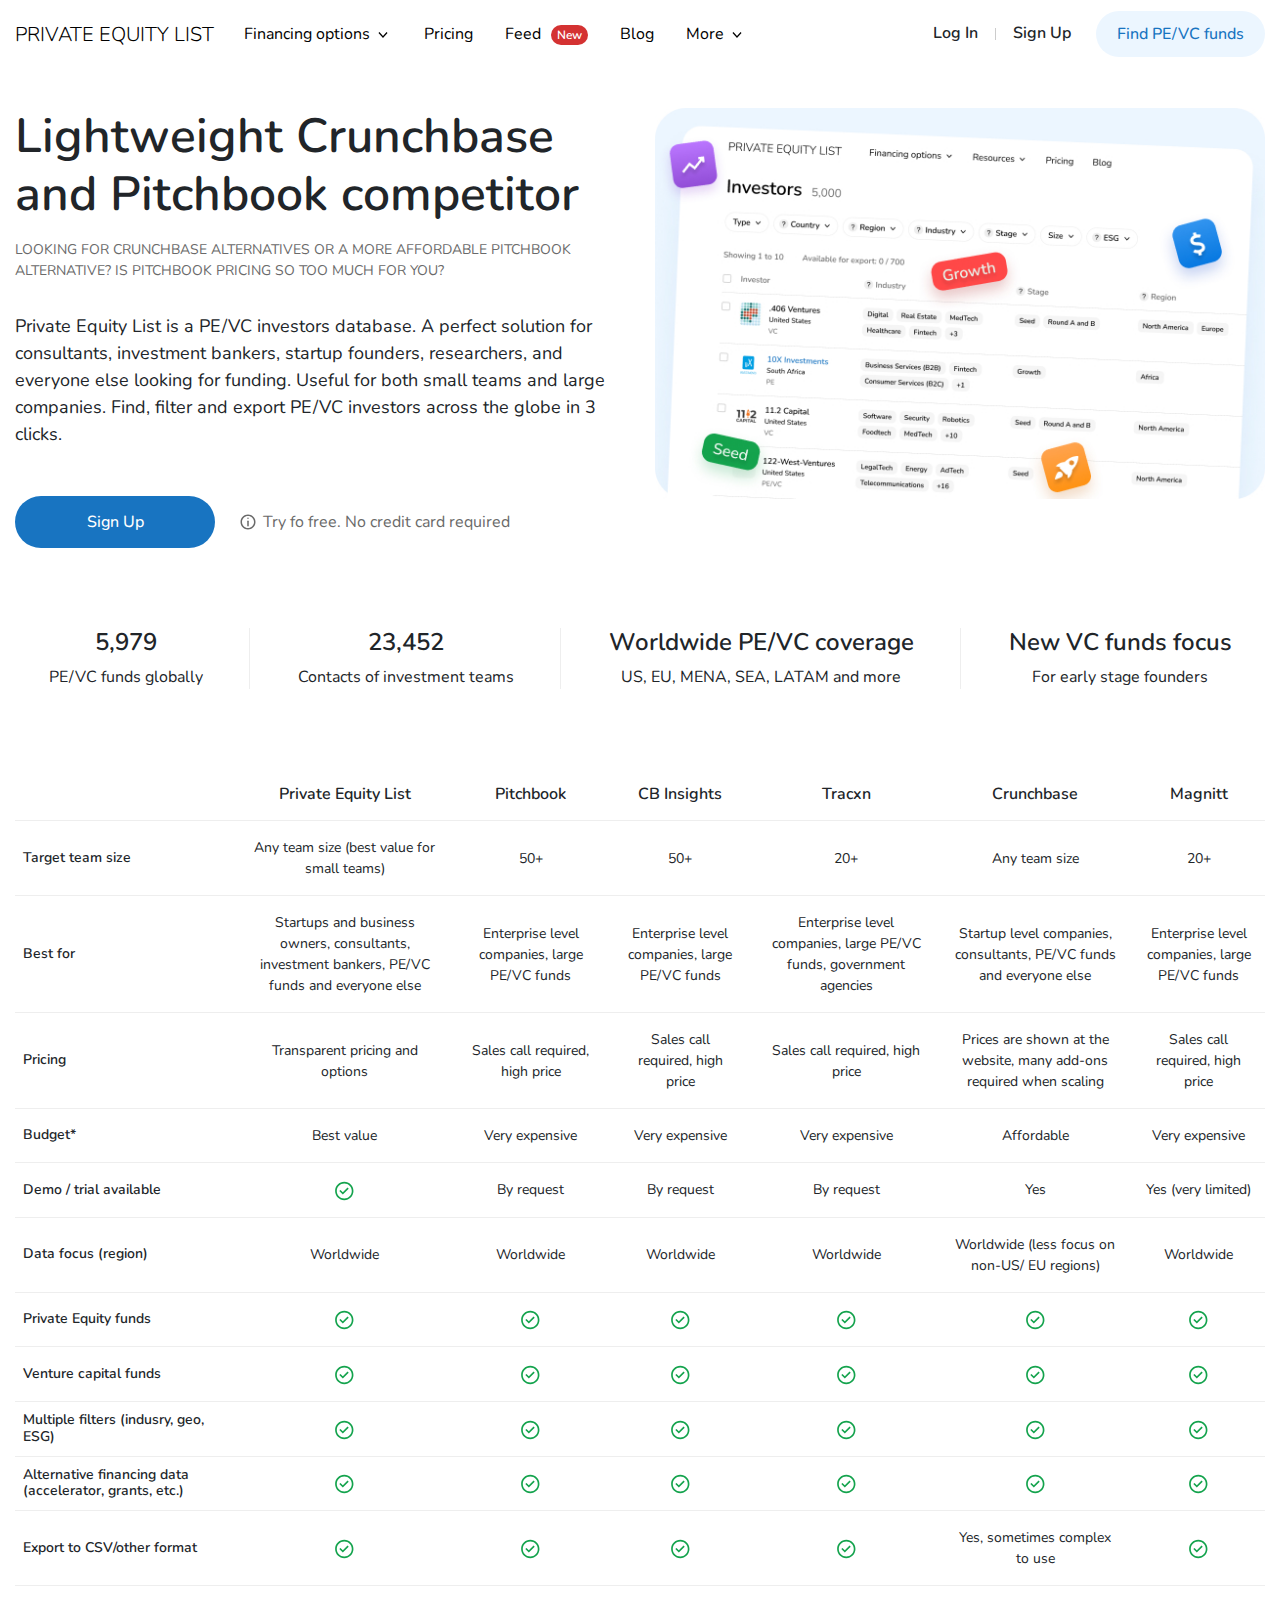
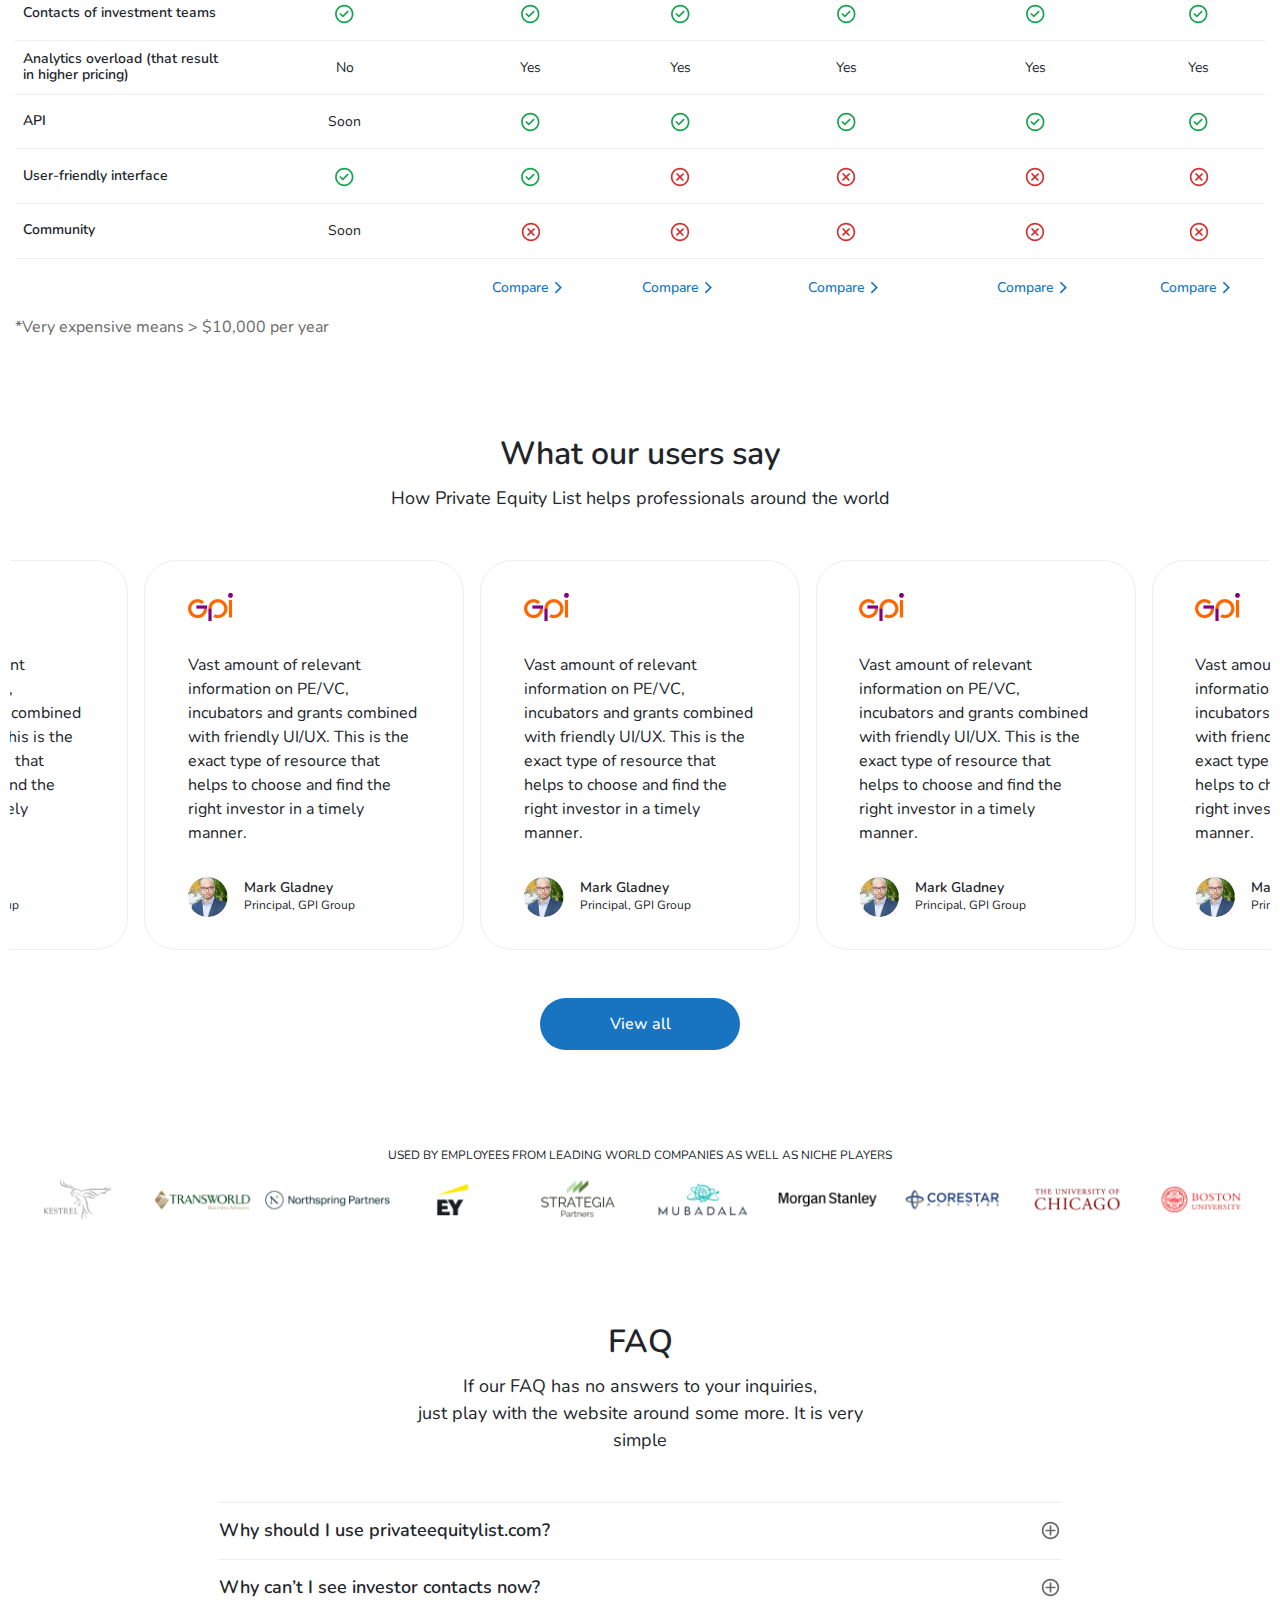
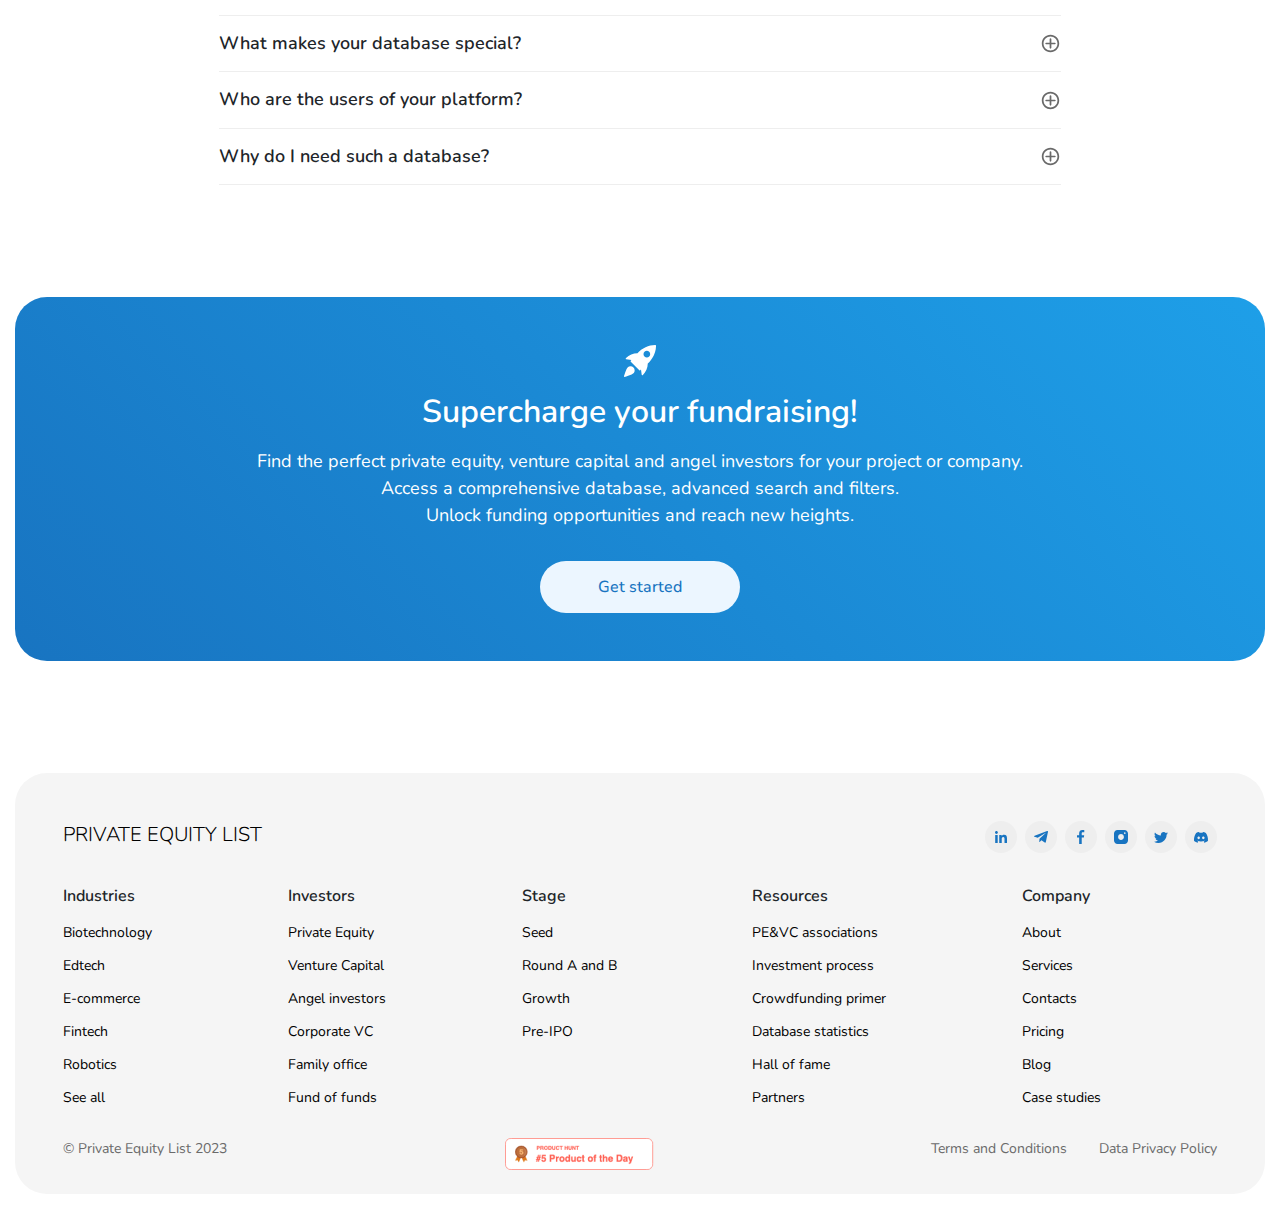
<file: index.html>
<!DOCTYPE html> <html lang="ru" dir="ltr" data-bvi-fontsize="10"> <head> <title>PRIVATE EQUITY LIST</title> <meta charset="utf-8"/> <meta name="viewport" content="width=device-width,initial-scale=1"/> <link href="/favicon.png" rel="icon" type="image/png"> <link rel="stylesheet" href="https://stackpath.bootstrapcdn.com/bootstrap/4.3.1/css/bootstrap.min.css" integrity="sha384-ggOyR0iXCbMQv3Xipma34MD+dH/1fQ784/j6cY/iJTQUOhcWr7x9JvoRxT2MZw1T" crossorigin="anonymous"> <link href="assets/css/welcome_new.css" rel="stylesheet"> <link href="assets/css/main.css" rel="stylesheet"> <script src="https://code.jquery.com/jquery-3.3.1.slim.min.js" integrity="sha384-q8i/X+965DzO0rT7abK41JStQIAqVgRVzpbzo5smXKp4YfRvH+8abtTE1Pi6jizo" crossorigin="anonymous"></script> <script src="https://cdnjs.cloudflare.com/ajax/libs/popper.js/1.14.7/umd/popper.min.js" integrity="sha384-UO2eT0CpHqdSJQ6hJty5KVphtPhzWj9WO1clHTMGa3JDZwrnQq4sF86dIHNDz0W1" crossorigin="anonymous"></script> <script src="https://stackpath.bootstrapcdn.com/bootstrap/4.3.1/js/bootstrap.min.js" integrity="sha384-JjSmVgyd0p3pXB1rRibZUAYoIIy6OrQ6VrjIEaFf/nJGzIxFDsf4x0xIM+B07jRM" crossorigin="anonymous"></script> <script src="assets/js/common.js"></script> <link href="assets/css/alternative.css" rel="stylesheet"> </head> <body class="body"> <div class="wrapper"> <header class="header"> <div class="container-custom"> <div class="header__inner"> <a href="/private_equity_list/" class="logo">PRIVATE EQUITY LIST</a> <nav class="nav nav-desktop"> <ul class="nav-desktop__list"> <li> <div class="nav-desktop__dropdown nav__dropdown dropdown"> <button type="button" id="dropdownMenuButton" class="nav-desktop__dropdown-btn nav__dropdown-btn dropdown-toggle" data-toggle="dropdown" aria-haspopup="true" aria-expanded="false"> <span>Financing options</span> <svg width="18" height="18" viewBox="0 0 18 18" fill="none">
<path d="M5.4 6L4.5 7L8.99999 12L13.5 7.00002L12.6 6.00002L9.00001 9.99999L5.4 6Z" fill="black"/>
</svg> </button> <div class="dropdown-menu nav-desktop__dropdown-items nav__dropdown-items" aria-labelledby="dropdownMenuButton"> <a class="link nav-desktop__dropdown-item nav__dropdown-item" href="/private_equity_list/investor-directory" data-cmp-ab="2">Private Equity &amp; Venture Capital</a> <a class="link nav-desktop__dropdown-item nav__dropdown-item" href="/private_equity_list/grants" data-cmp-ab="2">Grants, incubators and accelerators</a> <a class="link nav-desktop__dropdown-item nav__dropdown-item" href="/private_equity_list/alternative-financing" data-cmp-ab="2">Alternative financing</a> <a class="link nav-desktop__dropdown-item nav__dropdown-item" href="/private_equity_list/sme-financing" data-cmp-ab="2">SME debt financing</a> <a class="link nav-desktop__dropdown-item nav__dropdown-item" href="/private_equity_list/crowdfunding" data-cmp-ab="2">Crowdfunding &amp; P2P</a> </div> </div> </li> <li> <a href="/private_equity_list/" class="nav-desktop__item-link nav__item-link">Pricing</a> </li> <li> <a href="/private_equity_list/" class="nav-desktop__item-link nav__item-link"> Feed <span class="nav-desktop__item-link-new">New</span> </a> </li> <li> <a href="/private_equity_list/" class="nav-desktop__item-link nav__item-link">Blog</a> </li> <li> <div class="nav-desktop__dropdown nav__dropdown dropdown"> <button type="button" id="dropdownMenuButton-2" class="nav-desktop__dropdown-btn nav__dropdown-btn dropdown-toggle" data-toggle="dropdown" aria-haspopup="true" aria-expanded="false"> <span>More</span> <svg width="18" height="18" viewBox="0 0 18 18" fill="none">
<path d="M5.4 6L4.5 7L8.99999 12L13.5 7.00002L12.6 6.00002L9.00001 9.99999L5.4 6Z" fill="black"/>
</svg> </button> <div class="dropdown-menu nav-desktop__dropdown-items nav__dropdown-items" aria-labelledby="dropdownMenuButton-2"> <a class="link nav-desktop__dropdown-item nav__dropdown-item" href="/private_equity_list/pe-vc-assotiations" data-cmp-ab="2">PE&amp;VC Associations</a> <a class="link nav-desktop__dropdown-item nav__dropdown-item" href="/private_equity_list/investment-process" data-cmp-ab="2">PE&amp;VC Investment process</a> <a class="link nav-desktop__dropdown-item nav__dropdown-item" href="/private_equity_list/crowdfunding-primer" data-cmp-ab="2">Crowdfunding primer</a> <a class="link nav-desktop__dropdown-item nav__dropdown-item" href="/private_equity_list/about" data-cmp-ab="2">About</a> <a class="link nav-desktop__dropdown-item nav__dropdown-item" href="/private_equity_list/contacts" data-cmp-ab="2">Contacts</a> <a class="link nav-desktop__dropdown-item nav__dropdown-item" href="/private_equity_list/hall-of-fame" data-cmp-ab="2">Hall of fame ⭐</a> <a class="link nav-desktop__dropdown-item nav__dropdown-item" href="/private_equity_list/privateequityfirms" data-cmp-ab="2">Ultimate PE firms guide</a> <a class="link nav-desktop__dropdown-item nav__dropdown-item" href="/private_equity_list/venturecapitalfirms" data-cmp-ab="2">Ultimate VC firms guide</a> </div> </div> </li> </ul> <div class="nav-desktop__controls"> <div class="header__btns"> <button class="btn">Log In</button> <div class="header__btns-line"></div> <button class="btn">Sign Up</button> </div> <button class="btn header__search-fund">Find PE/VC funds</button> </div> </nav> <nav class="nav-mobile"> <div class="nav-mobile__btn burger-btn"> <span class="burger-btn__line burger-btn__line--1"></span> <span class="burger-btn__line burger-btn__line--2"></span> <span class="burger-btn__line burger-btn__line--3"></span> </div> <div class="burger-menu d-xl-none"> <div class="burger-menu__inner padding-0-15"> <div class="nav" id="burger-accordion"> <div class="burger-menu__accordion-items row m-0 d-flex flex-column"> <div> <a class="burger-menu__accordion-item d-flex w-100 justify-content-between collapsed" data-toggle="collapse" href="#burger-accordion-1" role="button" aria-expanded="false" aria-controls="burger-accordion-1" data-cmp-ab="2"> Financing options <svg width="18" height="18" viewBox="0 0 18 18" fill="none" class="arrow-bottom">
<path d="M5.4 6L4.5 7L8.99999 12L13.5 7.00002L12.6 6.00002L9.00001 9.99999L5.4 6Z" fill="black"/>
</svg> </a> <div class="collapse" id="burger-accordion-1" data-parent="#burger-accordion" style=""> <div class="card card-body footer__middle-accordion-card"> <a class="footer__middle-item" href="/private_equity_list/investor-directory" data-cmp-ab="2">Private Equity &amp; Venture Capital</a> <a class="footer__middle-item" href="/private_equity_list/grants" data-cmp-ab="2">Grants, incubators and accelerators</a> <a class="footer__middle-item" href="/private_equity_list/alternative-financing" data-cmp-ab="2">Alternative financing</a> <a class="footer__middle-item" href="/private_equity_list/sme-financing" data-cmp-ab="2">SME debt financing</a> <a class="footer__middle-item" href="/private_equity_list/crowdfunding" data-cmp-ab="2">Crowdfunding &amp; P2P</a> </div> </div> </div> <div> <a class="burger-menu__accordion-item d-flex w-100 justify-content-between collapsed" data-toggle="collapse" href="#burger-accordion-2" role="button" aria-expanded="false" aria-controls="burger-accordion-2" data-cmp-ab="2"> More + <svg width="18" height="18" viewBox="0 0 18 18" fill="none" class="arrow-bottom">
<path d="M5.4 6L4.5 7L8.99999 12L13.5 7.00002L12.6 6.00002L9.00001 9.99999L5.4 6Z" fill="black"/>
</svg> </a> <div class="collapse" id="burger-accordion-2" data-parent="#burger-accordion" style=""> <div class="card card-body footer__middle-accordion-card"> <a class="footer__middle-item" href="/private_equity_list/pe-vc-assotiations" data-cmp-ab="2">PE&amp;VC Associations</a> <a class="footer__middle-item" href="/private_equity_list/investment-process" data-cmp-ab="2">PE&amp;VC Investment process</a> <a class="footer__middle-item" href="/private_equity_list/crowdfunding-primer" data-cmp-ab="2">Crowdfunding primer</a> <a class="footer__middle-item" href="/private_equity_list/about" data-cmp-ab="2">About</a> <a class="footer__middle-item" href="/private_equity_list/contacts" data-cmp-ab="2">Contacts</a> <a class="footer__middle-item" href="/private_equity_list/hall-of-fame" data-cmp-ab="2">Hall of fame ⭐</a> <a class="footer__middle-item" href="/private_equity_list/privateequityfirms" data-cmp-ab="2">Ultimate PE firms guide</a> <a class="footer__middle-item" href="/private_equity_list/venturecapitalfirms" data-cmp-ab="2">Ultimate VC firms guide</a> </div> </div> </div> <div> <a class="burger-menu__accordion-item" href="/private_equity_list/pricing" data-cmp-ab="2">Pricing</a> </div> <div> <a class="burger-menu__accordion-item" href="/private_equity_list/feed" data-cmp-ab="2">Feed <span class="badge badge-pill badge-danger v-align-tt fs-65-percent">New</span></a> </div> <div> <a class="burger-menu__accordion-item" href="https://blog.privateequitylist.com" data-cmp-ab="2">Blog</a> </div> <div> <a class="burger-menu__accordion-item" href="https://jobs.privateequitylist.com" data-cmp-ab="2">PE/VC jobs</a> </div> </div> </div> <div class="header__btns"> <a class="btn btn-md btn-secondary btn-custom btn-md-custom btn-secondary-custom" href="/private_equity_list/search" data-cmp-ab="2">Find PE/VC funds</a> <a class="btn btn-md btn-primary btn-custom btn-md-custom btn-primary-custom" href="/private_equity_list/login" data-cmp-ab="2">Login</a> </div> </div> </div> </nav> </div> </div> </header> <main class="main"> <section class="section banner-section"> <div class="container-custom"> <div class="row"> <div class="col-12 col-sm-6 mb-5 mb-sm-0"> <h1 class="h1-custom">Lightweight Crunchbase and Pitchbook competitor</h1> <p class="banner-section__subtitle">Looking for Crunchbase alternatives or a more affordable Pitchbook alternative? Is Pitchbook pricing so too much for you?</p> <p class="subtitle">Private Equity List is a PE/VC investors database. A perfect solution for consultants, investment bankers, startup founders, researchers, and everyone else looking for funding. Useful for both small teams and large companies. Find, filter and export PE/VC investors across the globe in 3 clicks.</p> <div class="banner-section__btns"> <button class="btn-custom btn-primary-custom btn-lg-custom banner-section__btn">Sign Up</button> <div class="banner-section__info"> <svg width="18" height="18" viewBox="0 0 18 18" fill="none">
<path d="M8.25 8.23453C8.25 7.82031 8.58579 7.48453 9 7.48453C9.41421 7.48453 9.75 7.82031 9.75 8.23453V12.7345C9.75 13.1487 9.41421 13.4845 9 13.4845C8.58579 13.4845 8.25 13.1487 8.25 12.7345V8.23453Z" fill="#6A6A6A"/>
<path d="M9 4.53836C8.58579 4.53836 8.25 4.87415 8.25 5.28836C8.25 5.70257 8.58579 6.03836 9 6.03836C9.41421 6.03836 9.75 5.70257 9.75 5.28836C9.75 4.87415 9.41421 4.53836 9 4.53836Z" fill="#6A6A6A"/>
<path fill-rule="evenodd" clip-rule="evenodd" d="M9 1.5C4.85786 1.5 1.5 4.85786 1.5 9C1.5 13.1421 4.85786 16.5 9 16.5C13.1421 16.5 16.5 13.1421 16.5 9C16.5 4.85786 13.1421 1.5 9 1.5ZM3 9C3 12.3137 5.68629 15 9 15C12.3137 15 15 12.3137 15 9C15 5.68629 12.3137 3 9 3C5.68629 3 3 5.68629 3 9Z" fill="#6A6A6A"/>
</svg> <span>Try fo free. No credit card required</span> </div> </div> </div> <div class="col-12 col-sm-6"> <img src="assets/img/banner-bg..jpg" alt="" class="banner-section__img"> </div> </div> </div> </section> <section class="section home-stats"> <div class="container-custom"> <div class="home-stats__row"> <div class="home-stats__item"> <div class="home-stats__item__in"> <h3 class="h3-custom">5,979</h3> <p>PE/VC funds globally</p> </div> </div> <div class="home-stats__item"> <div class="home-stats__item__in"> <h3 class="h3-custom">23,452</h3> <p>Contacts of investment teams</p> </div> </div> <div class="home-stats__item"> <div class="home-stats__item__in"> <h3 class="h3-custom">Worldwide PE/VC coverage</h3> <p>US, EU, MENA, SEA, LATAM and more</p> </div> </div> <div class="home-stats__item"> <div class="home-stats__item__in"> <h3 class="h3-custom">New VC funds focus</h3> <p>For early stage founders</p> </div> </div> </div> </div> </section> <section class="section home-table"> <div class="container-custom"> <table class="table table--desktop"> <thead class="table__head"> <tr class="table__row"> <th class="table__th"></th> <th class="table__th">Private Equity List</th> <th class="table__th">Pitchbook</th> <th class="table__th">CB Insights</th> <th class="table__th">Tracxn</th> <th class="table__th">Crunchbase</th> <th class="table__th">Magnitt</th> </tr> </thead> <tbody class="table__body"> <tr class="table__row"> <td class="table__td table__td--first">Target team size</td> <td class="table__td">Any team size (best value for small teams)</td> <td class="table__td">50+</td> <td class="table__td">50+</td> <td class="table__td">20+</td> <td class="table__td">Any team size</td> <td class="table__td">20+</td> </tr> <tr class="table__row"> <td class="table__td table__td--first">Best for</td> <td class="table__td">Startups and business owners, consultants, investment bankers, PE/VC funds and everyone else</td> <td class="table__td">Enterprise level companies, large PE/VC funds</td> <td class="table__td">Enterprise level companies, large PE/VC funds</td> <td class="table__td">Enterprise level companies, large PE/VC funds, government agencies</td> <td class="table__td">Startup level companies, consultants, PE/VC funds and everyone else</td> <td class="table__td">Enterprise level companies, large PE/VC funds</td> </tr> <tr class="table__row"> <td class="table__td table__td--first">Pricing</td> <td class="table__td">Transparent pricing and options</td> <td class="table__td">Sales call required, high price</td> <td class="table__td">Sales call required, high price</td> <td class="table__td">Sales call required, high price</td> <td class="table__td">Prices are shown at the website, many add-ons required when scaling</td> <td class="table__td">Sales call required, high price</td> </tr> <tr class="table__row"> <td class="table__td table__td--first">Budget*</td> <td class="table__td">Best value</td> <td class="table__td">Very expensive</td> <td class="table__td">Very expensive</td> <td class="table__td">Very expensive</td> <td class="table__td">Affordable</td> <td class="table__td">Very expensive</td> </tr> <tr class="table__row"> <td class="table__td table__td--first">Demo / trial available</td> <td class="table__td"><svg width="21" height="20" viewBox="0 0 21 20" fill="none">
<path d="M8.82128 13.5947L5.28575 10.0591L6.46426 8.88061L8.82128 11.2376L13.5353 6.52359L14.7138 7.7021L8.82128 13.5947Z" fill="#14A34D"/>
<path fill-rule="evenodd" clip-rule="evenodd" d="M1.11908 9.99992C1.11908 4.93731 5.22314 0.833252 10.2857 0.833252C15.3484 0.833252 19.4524 4.93731 19.4524 9.99992C19.4524 15.0625 15.3484 19.1666 10.2857 19.1666C5.22314 19.1666 1.11908 15.0625 1.11908 9.99992ZM10.2857 17.4999C6.14361 17.4999 2.78575 14.1421 2.78575 9.99992C2.78575 5.85778 6.14361 2.49992 10.2857 2.49992C14.4279 2.49992 17.7857 5.85778 17.7857 9.99992C17.7857 14.1421 14.4279 17.4999 10.2857 17.4999Z" fill="#14A34D"/>
</svg></td> <td class="table__td">By request</td> <td class="table__td">By request</td> <td class="table__td">By request</td> <td class="table__td">Yes</td> <td class="table__td">Yes (very limited)</td> </tr> <tr class="table__row"> <td class="table__td table__td--first">Data focus (region)</td> <td class="table__td">Worldwide</td> <td class="table__td">Worldwide</td> <td class="table__td">Worldwide</td> <td class="table__td">Worldwide</td> <td class="table__td">Worldwide (less focus on non-US/ EU regions)</td> <td class="table__td">Worldwide</td> </tr> <tr class="table__row"> <td class="table__td table__td--first">Private Equity funds</td> <td class="table__td"><svg width="21" height="20" viewBox="0 0 21 20" fill="none">
<path d="M8.82128 13.5947L5.28575 10.0591L6.46426 8.88061L8.82128 11.2376L13.5353 6.52359L14.7138 7.7021L8.82128 13.5947Z" fill="#14A34D"/>
<path fill-rule="evenodd" clip-rule="evenodd" d="M1.11908 9.99992C1.11908 4.93731 5.22314 0.833252 10.2857 0.833252C15.3484 0.833252 19.4524 4.93731 19.4524 9.99992C19.4524 15.0625 15.3484 19.1666 10.2857 19.1666C5.22314 19.1666 1.11908 15.0625 1.11908 9.99992ZM10.2857 17.4999C6.14361 17.4999 2.78575 14.1421 2.78575 9.99992C2.78575 5.85778 6.14361 2.49992 10.2857 2.49992C14.4279 2.49992 17.7857 5.85778 17.7857 9.99992C17.7857 14.1421 14.4279 17.4999 10.2857 17.4999Z" fill="#14A34D"/>
</svg></td> <td class="table__td"><svg width="21" height="20" viewBox="0 0 21 20" fill="none">
<path d="M8.82128 13.5947L5.28575 10.0591L6.46426 8.88061L8.82128 11.2376L13.5353 6.52359L14.7138 7.7021L8.82128 13.5947Z" fill="#14A34D"/>
<path fill-rule="evenodd" clip-rule="evenodd" d="M1.11908 9.99992C1.11908 4.93731 5.22314 0.833252 10.2857 0.833252C15.3484 0.833252 19.4524 4.93731 19.4524 9.99992C19.4524 15.0625 15.3484 19.1666 10.2857 19.1666C5.22314 19.1666 1.11908 15.0625 1.11908 9.99992ZM10.2857 17.4999C6.14361 17.4999 2.78575 14.1421 2.78575 9.99992C2.78575 5.85778 6.14361 2.49992 10.2857 2.49992C14.4279 2.49992 17.7857 5.85778 17.7857 9.99992C17.7857 14.1421 14.4279 17.4999 10.2857 17.4999Z" fill="#14A34D"/>
</svg></td> <td class="table__td"><svg width="21" height="20" viewBox="0 0 21 20" fill="none">
<path d="M8.82128 13.5947L5.28575 10.0591L6.46426 8.88061L8.82128 11.2376L13.5353 6.52359L14.7138 7.7021L8.82128 13.5947Z" fill="#14A34D"/>
<path fill-rule="evenodd" clip-rule="evenodd" d="M1.11908 9.99992C1.11908 4.93731 5.22314 0.833252 10.2857 0.833252C15.3484 0.833252 19.4524 4.93731 19.4524 9.99992C19.4524 15.0625 15.3484 19.1666 10.2857 19.1666C5.22314 19.1666 1.11908 15.0625 1.11908 9.99992ZM10.2857 17.4999C6.14361 17.4999 2.78575 14.1421 2.78575 9.99992C2.78575 5.85778 6.14361 2.49992 10.2857 2.49992C14.4279 2.49992 17.7857 5.85778 17.7857 9.99992C17.7857 14.1421 14.4279 17.4999 10.2857 17.4999Z" fill="#14A34D"/>
</svg></td> <td class="table__td"><svg width="21" height="20" viewBox="0 0 21 20" fill="none">
<path d="M8.82128 13.5947L5.28575 10.0591L6.46426 8.88061L8.82128 11.2376L13.5353 6.52359L14.7138 7.7021L8.82128 13.5947Z" fill="#14A34D"/>
<path fill-rule="evenodd" clip-rule="evenodd" d="M1.11908 9.99992C1.11908 4.93731 5.22314 0.833252 10.2857 0.833252C15.3484 0.833252 19.4524 4.93731 19.4524 9.99992C19.4524 15.0625 15.3484 19.1666 10.2857 19.1666C5.22314 19.1666 1.11908 15.0625 1.11908 9.99992ZM10.2857 17.4999C6.14361 17.4999 2.78575 14.1421 2.78575 9.99992C2.78575 5.85778 6.14361 2.49992 10.2857 2.49992C14.4279 2.49992 17.7857 5.85778 17.7857 9.99992C17.7857 14.1421 14.4279 17.4999 10.2857 17.4999Z" fill="#14A34D"/>
</svg></td> <td class="table__td"><svg width="21" height="20" viewBox="0 0 21 20" fill="none">
<path d="M8.82128 13.5947L5.28575 10.0591L6.46426 8.88061L8.82128 11.2376L13.5353 6.52359L14.7138 7.7021L8.82128 13.5947Z" fill="#14A34D"/>
<path fill-rule="evenodd" clip-rule="evenodd" d="M1.11908 9.99992C1.11908 4.93731 5.22314 0.833252 10.2857 0.833252C15.3484 0.833252 19.4524 4.93731 19.4524 9.99992C19.4524 15.0625 15.3484 19.1666 10.2857 19.1666C5.22314 19.1666 1.11908 15.0625 1.11908 9.99992ZM10.2857 17.4999C6.14361 17.4999 2.78575 14.1421 2.78575 9.99992C2.78575 5.85778 6.14361 2.49992 10.2857 2.49992C14.4279 2.49992 17.7857 5.85778 17.7857 9.99992C17.7857 14.1421 14.4279 17.4999 10.2857 17.4999Z" fill="#14A34D"/>
</svg></td> <td class="table__td"><svg width="21" height="20" viewBox="0 0 21 20" fill="none">
<path d="M8.82128 13.5947L5.28575 10.0591L6.46426 8.88061L8.82128 11.2376L13.5353 6.52359L14.7138 7.7021L8.82128 13.5947Z" fill="#14A34D"/>
<path fill-rule="evenodd" clip-rule="evenodd" d="M1.11908 9.99992C1.11908 4.93731 5.22314 0.833252 10.2857 0.833252C15.3484 0.833252 19.4524 4.93731 19.4524 9.99992C19.4524 15.0625 15.3484 19.1666 10.2857 19.1666C5.22314 19.1666 1.11908 15.0625 1.11908 9.99992ZM10.2857 17.4999C6.14361 17.4999 2.78575 14.1421 2.78575 9.99992C2.78575 5.85778 6.14361 2.49992 10.2857 2.49992C14.4279 2.49992 17.7857 5.85778 17.7857 9.99992C17.7857 14.1421 14.4279 17.4999 10.2857 17.4999Z" fill="#14A34D"/>
</svg></td> </tr> <tr class="table__row"> <td class="table__td table__td--first">Venture capital funds</td> <td class="table__td"><svg width="21" height="20" viewBox="0 0 21 20" fill="none">
<path d="M8.82128 13.5947L5.28575 10.0591L6.46426 8.88061L8.82128 11.2376L13.5353 6.52359L14.7138 7.7021L8.82128 13.5947Z" fill="#14A34D"/>
<path fill-rule="evenodd" clip-rule="evenodd" d="M1.11908 9.99992C1.11908 4.93731 5.22314 0.833252 10.2857 0.833252C15.3484 0.833252 19.4524 4.93731 19.4524 9.99992C19.4524 15.0625 15.3484 19.1666 10.2857 19.1666C5.22314 19.1666 1.11908 15.0625 1.11908 9.99992ZM10.2857 17.4999C6.14361 17.4999 2.78575 14.1421 2.78575 9.99992C2.78575 5.85778 6.14361 2.49992 10.2857 2.49992C14.4279 2.49992 17.7857 5.85778 17.7857 9.99992C17.7857 14.1421 14.4279 17.4999 10.2857 17.4999Z" fill="#14A34D"/>
</svg></td> <td class="table__td"><svg width="21" height="20" viewBox="0 0 21 20" fill="none">
<path d="M8.82128 13.5947L5.28575 10.0591L6.46426 8.88061L8.82128 11.2376L13.5353 6.52359L14.7138 7.7021L8.82128 13.5947Z" fill="#14A34D"/>
<path fill-rule="evenodd" clip-rule="evenodd" d="M1.11908 9.99992C1.11908 4.93731 5.22314 0.833252 10.2857 0.833252C15.3484 0.833252 19.4524 4.93731 19.4524 9.99992C19.4524 15.0625 15.3484 19.1666 10.2857 19.1666C5.22314 19.1666 1.11908 15.0625 1.11908 9.99992ZM10.2857 17.4999C6.14361 17.4999 2.78575 14.1421 2.78575 9.99992C2.78575 5.85778 6.14361 2.49992 10.2857 2.49992C14.4279 2.49992 17.7857 5.85778 17.7857 9.99992C17.7857 14.1421 14.4279 17.4999 10.2857 17.4999Z" fill="#14A34D"/>
</svg></td> <td class="table__td"><svg width="21" height="20" viewBox="0 0 21 20" fill="none">
<path d="M8.82128 13.5947L5.28575 10.0591L6.46426 8.88061L8.82128 11.2376L13.5353 6.52359L14.7138 7.7021L8.82128 13.5947Z" fill="#14A34D"/>
<path fill-rule="evenodd" clip-rule="evenodd" d="M1.11908 9.99992C1.11908 4.93731 5.22314 0.833252 10.2857 0.833252C15.3484 0.833252 19.4524 4.93731 19.4524 9.99992C19.4524 15.0625 15.3484 19.1666 10.2857 19.1666C5.22314 19.1666 1.11908 15.0625 1.11908 9.99992ZM10.2857 17.4999C6.14361 17.4999 2.78575 14.1421 2.78575 9.99992C2.78575 5.85778 6.14361 2.49992 10.2857 2.49992C14.4279 2.49992 17.7857 5.85778 17.7857 9.99992C17.7857 14.1421 14.4279 17.4999 10.2857 17.4999Z" fill="#14A34D"/>
</svg></td> <td class="table__td"><svg width="21" height="20" viewBox="0 0 21 20" fill="none">
<path d="M8.82128 13.5947L5.28575 10.0591L6.46426 8.88061L8.82128 11.2376L13.5353 6.52359L14.7138 7.7021L8.82128 13.5947Z" fill="#14A34D"/>
<path fill-rule="evenodd" clip-rule="evenodd" d="M1.11908 9.99992C1.11908 4.93731 5.22314 0.833252 10.2857 0.833252C15.3484 0.833252 19.4524 4.93731 19.4524 9.99992C19.4524 15.0625 15.3484 19.1666 10.2857 19.1666C5.22314 19.1666 1.11908 15.0625 1.11908 9.99992ZM10.2857 17.4999C6.14361 17.4999 2.78575 14.1421 2.78575 9.99992C2.78575 5.85778 6.14361 2.49992 10.2857 2.49992C14.4279 2.49992 17.7857 5.85778 17.7857 9.99992C17.7857 14.1421 14.4279 17.4999 10.2857 17.4999Z" fill="#14A34D"/>
</svg></td> <td class="table__td"><svg width="21" height="20" viewBox="0 0 21 20" fill="none">
<path d="M8.82128 13.5947L5.28575 10.0591L6.46426 8.88061L8.82128 11.2376L13.5353 6.52359L14.7138 7.7021L8.82128 13.5947Z" fill="#14A34D"/>
<path fill-rule="evenodd" clip-rule="evenodd" d="M1.11908 9.99992C1.11908 4.93731 5.22314 0.833252 10.2857 0.833252C15.3484 0.833252 19.4524 4.93731 19.4524 9.99992C19.4524 15.0625 15.3484 19.1666 10.2857 19.1666C5.22314 19.1666 1.11908 15.0625 1.11908 9.99992ZM10.2857 17.4999C6.14361 17.4999 2.78575 14.1421 2.78575 9.99992C2.78575 5.85778 6.14361 2.49992 10.2857 2.49992C14.4279 2.49992 17.7857 5.85778 17.7857 9.99992C17.7857 14.1421 14.4279 17.4999 10.2857 17.4999Z" fill="#14A34D"/>
</svg></td> <td class="table__td"><svg width="21" height="20" viewBox="0 0 21 20" fill="none">
<path d="M8.82128 13.5947L5.28575 10.0591L6.46426 8.88061L8.82128 11.2376L13.5353 6.52359L14.7138 7.7021L8.82128 13.5947Z" fill="#14A34D"/>
<path fill-rule="evenodd" clip-rule="evenodd" d="M1.11908 9.99992C1.11908 4.93731 5.22314 0.833252 10.2857 0.833252C15.3484 0.833252 19.4524 4.93731 19.4524 9.99992C19.4524 15.0625 15.3484 19.1666 10.2857 19.1666C5.22314 19.1666 1.11908 15.0625 1.11908 9.99992ZM10.2857 17.4999C6.14361 17.4999 2.78575 14.1421 2.78575 9.99992C2.78575 5.85778 6.14361 2.49992 10.2857 2.49992C14.4279 2.49992 17.7857 5.85778 17.7857 9.99992C17.7857 14.1421 14.4279 17.4999 10.2857 17.4999Z" fill="#14A34D"/>
</svg></td> </tr> <tr class="table__row"> <td class="table__td table__td--first">Multiple filters (indusry, geo, ESG)</td> <td class="table__td"><svg width="21" height="20" viewBox="0 0 21 20" fill="none">
<path d="M8.82128 13.5947L5.28575 10.0591L6.46426 8.88061L8.82128 11.2376L13.5353 6.52359L14.7138 7.7021L8.82128 13.5947Z" fill="#14A34D"/>
<path fill-rule="evenodd" clip-rule="evenodd" d="M1.11908 9.99992C1.11908 4.93731 5.22314 0.833252 10.2857 0.833252C15.3484 0.833252 19.4524 4.93731 19.4524 9.99992C19.4524 15.0625 15.3484 19.1666 10.2857 19.1666C5.22314 19.1666 1.11908 15.0625 1.11908 9.99992ZM10.2857 17.4999C6.14361 17.4999 2.78575 14.1421 2.78575 9.99992C2.78575 5.85778 6.14361 2.49992 10.2857 2.49992C14.4279 2.49992 17.7857 5.85778 17.7857 9.99992C17.7857 14.1421 14.4279 17.4999 10.2857 17.4999Z" fill="#14A34D"/>
</svg></td> <td class="table__td"><svg width="21" height="20" viewBox="0 0 21 20" fill="none">
<path d="M8.82128 13.5947L5.28575 10.0591L6.46426 8.88061L8.82128 11.2376L13.5353 6.52359L14.7138 7.7021L8.82128 13.5947Z" fill="#14A34D"/>
<path fill-rule="evenodd" clip-rule="evenodd" d="M1.11908 9.99992C1.11908 4.93731 5.22314 0.833252 10.2857 0.833252C15.3484 0.833252 19.4524 4.93731 19.4524 9.99992C19.4524 15.0625 15.3484 19.1666 10.2857 19.1666C5.22314 19.1666 1.11908 15.0625 1.11908 9.99992ZM10.2857 17.4999C6.14361 17.4999 2.78575 14.1421 2.78575 9.99992C2.78575 5.85778 6.14361 2.49992 10.2857 2.49992C14.4279 2.49992 17.7857 5.85778 17.7857 9.99992C17.7857 14.1421 14.4279 17.4999 10.2857 17.4999Z" fill="#14A34D"/>
</svg></td> <td class="table__td"><svg width="21" height="20" viewBox="0 0 21 20" fill="none">
<path d="M8.82128 13.5947L5.28575 10.0591L6.46426 8.88061L8.82128 11.2376L13.5353 6.52359L14.7138 7.7021L8.82128 13.5947Z" fill="#14A34D"/>
<path fill-rule="evenodd" clip-rule="evenodd" d="M1.11908 9.99992C1.11908 4.93731 5.22314 0.833252 10.2857 0.833252C15.3484 0.833252 19.4524 4.93731 19.4524 9.99992C19.4524 15.0625 15.3484 19.1666 10.2857 19.1666C5.22314 19.1666 1.11908 15.0625 1.11908 9.99992ZM10.2857 17.4999C6.14361 17.4999 2.78575 14.1421 2.78575 9.99992C2.78575 5.85778 6.14361 2.49992 10.2857 2.49992C14.4279 2.49992 17.7857 5.85778 17.7857 9.99992C17.7857 14.1421 14.4279 17.4999 10.2857 17.4999Z" fill="#14A34D"/>
</svg></td> <td class="table__td"><svg width="21" height="20" viewBox="0 0 21 20" fill="none">
<path d="M8.82128 13.5947L5.28575 10.0591L6.46426 8.88061L8.82128 11.2376L13.5353 6.52359L14.7138 7.7021L8.82128 13.5947Z" fill="#14A34D"/>
<path fill-rule="evenodd" clip-rule="evenodd" d="M1.11908 9.99992C1.11908 4.93731 5.22314 0.833252 10.2857 0.833252C15.3484 0.833252 19.4524 4.93731 19.4524 9.99992C19.4524 15.0625 15.3484 19.1666 10.2857 19.1666C5.22314 19.1666 1.11908 15.0625 1.11908 9.99992ZM10.2857 17.4999C6.14361 17.4999 2.78575 14.1421 2.78575 9.99992C2.78575 5.85778 6.14361 2.49992 10.2857 2.49992C14.4279 2.49992 17.7857 5.85778 17.7857 9.99992C17.7857 14.1421 14.4279 17.4999 10.2857 17.4999Z" fill="#14A34D"/>
</svg></td> <td class="table__td"><svg width="21" height="20" viewBox="0 0 21 20" fill="none">
<path d="M8.82128 13.5947L5.28575 10.0591L6.46426 8.88061L8.82128 11.2376L13.5353 6.52359L14.7138 7.7021L8.82128 13.5947Z" fill="#14A34D"/>
<path fill-rule="evenodd" clip-rule="evenodd" d="M1.11908 9.99992C1.11908 4.93731 5.22314 0.833252 10.2857 0.833252C15.3484 0.833252 19.4524 4.93731 19.4524 9.99992C19.4524 15.0625 15.3484 19.1666 10.2857 19.1666C5.22314 19.1666 1.11908 15.0625 1.11908 9.99992ZM10.2857 17.4999C6.14361 17.4999 2.78575 14.1421 2.78575 9.99992C2.78575 5.85778 6.14361 2.49992 10.2857 2.49992C14.4279 2.49992 17.7857 5.85778 17.7857 9.99992C17.7857 14.1421 14.4279 17.4999 10.2857 17.4999Z" fill="#14A34D"/>
</svg></td> <td class="table__td"><svg width="21" height="20" viewBox="0 0 21 20" fill="none">
<path d="M8.82128 13.5947L5.28575 10.0591L6.46426 8.88061L8.82128 11.2376L13.5353 6.52359L14.7138 7.7021L8.82128 13.5947Z" fill="#14A34D"/>
<path fill-rule="evenodd" clip-rule="evenodd" d="M1.11908 9.99992C1.11908 4.93731 5.22314 0.833252 10.2857 0.833252C15.3484 0.833252 19.4524 4.93731 19.4524 9.99992C19.4524 15.0625 15.3484 19.1666 10.2857 19.1666C5.22314 19.1666 1.11908 15.0625 1.11908 9.99992ZM10.2857 17.4999C6.14361 17.4999 2.78575 14.1421 2.78575 9.99992C2.78575 5.85778 6.14361 2.49992 10.2857 2.49992C14.4279 2.49992 17.7857 5.85778 17.7857 9.99992C17.7857 14.1421 14.4279 17.4999 10.2857 17.4999Z" fill="#14A34D"/>
</svg></td> </tr> <tr class="table__row"> <td class="table__td table__td--first">Alternative financing data (accelerator, grants, etc.)</td> <td class="table__td"><svg width="21" height="20" viewBox="0 0 21 20" fill="none">
<path d="M8.82128 13.5947L5.28575 10.0591L6.46426 8.88061L8.82128 11.2376L13.5353 6.52359L14.7138 7.7021L8.82128 13.5947Z" fill="#14A34D"/>
<path fill-rule="evenodd" clip-rule="evenodd" d="M1.11908 9.99992C1.11908 4.93731 5.22314 0.833252 10.2857 0.833252C15.3484 0.833252 19.4524 4.93731 19.4524 9.99992C19.4524 15.0625 15.3484 19.1666 10.2857 19.1666C5.22314 19.1666 1.11908 15.0625 1.11908 9.99992ZM10.2857 17.4999C6.14361 17.4999 2.78575 14.1421 2.78575 9.99992C2.78575 5.85778 6.14361 2.49992 10.2857 2.49992C14.4279 2.49992 17.7857 5.85778 17.7857 9.99992C17.7857 14.1421 14.4279 17.4999 10.2857 17.4999Z" fill="#14A34D"/>
</svg></td> <td class="table__td"><svg width="21" height="20" viewBox="0 0 21 20" fill="none">
<path d="M8.82128 13.5947L5.28575 10.0591L6.46426 8.88061L8.82128 11.2376L13.5353 6.52359L14.7138 7.7021L8.82128 13.5947Z" fill="#14A34D"/>
<path fill-rule="evenodd" clip-rule="evenodd" d="M1.11908 9.99992C1.11908 4.93731 5.22314 0.833252 10.2857 0.833252C15.3484 0.833252 19.4524 4.93731 19.4524 9.99992C19.4524 15.0625 15.3484 19.1666 10.2857 19.1666C5.22314 19.1666 1.11908 15.0625 1.11908 9.99992ZM10.2857 17.4999C6.14361 17.4999 2.78575 14.1421 2.78575 9.99992C2.78575 5.85778 6.14361 2.49992 10.2857 2.49992C14.4279 2.49992 17.7857 5.85778 17.7857 9.99992C17.7857 14.1421 14.4279 17.4999 10.2857 17.4999Z" fill="#14A34D"/>
</svg></td> <td class="table__td"><svg width="21" height="20" viewBox="0 0 21 20" fill="none">
<path d="M8.82128 13.5947L5.28575 10.0591L6.46426 8.88061L8.82128 11.2376L13.5353 6.52359L14.7138 7.7021L8.82128 13.5947Z" fill="#14A34D"/>
<path fill-rule="evenodd" clip-rule="evenodd" d="M1.11908 9.99992C1.11908 4.93731 5.22314 0.833252 10.2857 0.833252C15.3484 0.833252 19.4524 4.93731 19.4524 9.99992C19.4524 15.0625 15.3484 19.1666 10.2857 19.1666C5.22314 19.1666 1.11908 15.0625 1.11908 9.99992ZM10.2857 17.4999C6.14361 17.4999 2.78575 14.1421 2.78575 9.99992C2.78575 5.85778 6.14361 2.49992 10.2857 2.49992C14.4279 2.49992 17.7857 5.85778 17.7857 9.99992C17.7857 14.1421 14.4279 17.4999 10.2857 17.4999Z" fill="#14A34D"/>
</svg></td> <td class="table__td"><svg width="21" height="20" viewBox="0 0 21 20" fill="none">
<path d="M8.82128 13.5947L5.28575 10.0591L6.46426 8.88061L8.82128 11.2376L13.5353 6.52359L14.7138 7.7021L8.82128 13.5947Z" fill="#14A34D"/>
<path fill-rule="evenodd" clip-rule="evenodd" d="M1.11908 9.99992C1.11908 4.93731 5.22314 0.833252 10.2857 0.833252C15.3484 0.833252 19.4524 4.93731 19.4524 9.99992C19.4524 15.0625 15.3484 19.1666 10.2857 19.1666C5.22314 19.1666 1.11908 15.0625 1.11908 9.99992ZM10.2857 17.4999C6.14361 17.4999 2.78575 14.1421 2.78575 9.99992C2.78575 5.85778 6.14361 2.49992 10.2857 2.49992C14.4279 2.49992 17.7857 5.85778 17.7857 9.99992C17.7857 14.1421 14.4279 17.4999 10.2857 17.4999Z" fill="#14A34D"/>
</svg></td> <td class="table__td"><svg width="21" height="20" viewBox="0 0 21 20" fill="none">
<path d="M8.82128 13.5947L5.28575 10.0591L6.46426 8.88061L8.82128 11.2376L13.5353 6.52359L14.7138 7.7021L8.82128 13.5947Z" fill="#14A34D"/>
<path fill-rule="evenodd" clip-rule="evenodd" d="M1.11908 9.99992C1.11908 4.93731 5.22314 0.833252 10.2857 0.833252C15.3484 0.833252 19.4524 4.93731 19.4524 9.99992C19.4524 15.0625 15.3484 19.1666 10.2857 19.1666C5.22314 19.1666 1.11908 15.0625 1.11908 9.99992ZM10.2857 17.4999C6.14361 17.4999 2.78575 14.1421 2.78575 9.99992C2.78575 5.85778 6.14361 2.49992 10.2857 2.49992C14.4279 2.49992 17.7857 5.85778 17.7857 9.99992C17.7857 14.1421 14.4279 17.4999 10.2857 17.4999Z" fill="#14A34D"/>
</svg></td> <td class="table__td"><svg width="21" height="20" viewBox="0 0 21 20" fill="none">
<path d="M8.82128 13.5947L5.28575 10.0591L6.46426 8.88061L8.82128 11.2376L13.5353 6.52359L14.7138 7.7021L8.82128 13.5947Z" fill="#14A34D"/>
<path fill-rule="evenodd" clip-rule="evenodd" d="M1.11908 9.99992C1.11908 4.93731 5.22314 0.833252 10.2857 0.833252C15.3484 0.833252 19.4524 4.93731 19.4524 9.99992C19.4524 15.0625 15.3484 19.1666 10.2857 19.1666C5.22314 19.1666 1.11908 15.0625 1.11908 9.99992ZM10.2857 17.4999C6.14361 17.4999 2.78575 14.1421 2.78575 9.99992C2.78575 5.85778 6.14361 2.49992 10.2857 2.49992C14.4279 2.49992 17.7857 5.85778 17.7857 9.99992C17.7857 14.1421 14.4279 17.4999 10.2857 17.4999Z" fill="#14A34D"/>
</svg></td> </tr> <tr class="table__row"> <td class="table__td table__td--first">Export to CSV/other format</td> <td class="table__td"><svg width="21" height="20" viewBox="0 0 21 20" fill="none">
<path d="M8.82128 13.5947L5.28575 10.0591L6.46426 8.88061L8.82128 11.2376L13.5353 6.52359L14.7138 7.7021L8.82128 13.5947Z" fill="#14A34D"/>
<path fill-rule="evenodd" clip-rule="evenodd" d="M1.11908 9.99992C1.11908 4.93731 5.22314 0.833252 10.2857 0.833252C15.3484 0.833252 19.4524 4.93731 19.4524 9.99992C19.4524 15.0625 15.3484 19.1666 10.2857 19.1666C5.22314 19.1666 1.11908 15.0625 1.11908 9.99992ZM10.2857 17.4999C6.14361 17.4999 2.78575 14.1421 2.78575 9.99992C2.78575 5.85778 6.14361 2.49992 10.2857 2.49992C14.4279 2.49992 17.7857 5.85778 17.7857 9.99992C17.7857 14.1421 14.4279 17.4999 10.2857 17.4999Z" fill="#14A34D"/>
</svg></td> <td class="table__td"><svg width="21" height="20" viewBox="0 0 21 20" fill="none">
<path d="M8.82128 13.5947L5.28575 10.0591L6.46426 8.88061L8.82128 11.2376L13.5353 6.52359L14.7138 7.7021L8.82128 13.5947Z" fill="#14A34D"/>
<path fill-rule="evenodd" clip-rule="evenodd" d="M1.11908 9.99992C1.11908 4.93731 5.22314 0.833252 10.2857 0.833252C15.3484 0.833252 19.4524 4.93731 19.4524 9.99992C19.4524 15.0625 15.3484 19.1666 10.2857 19.1666C5.22314 19.1666 1.11908 15.0625 1.11908 9.99992ZM10.2857 17.4999C6.14361 17.4999 2.78575 14.1421 2.78575 9.99992C2.78575 5.85778 6.14361 2.49992 10.2857 2.49992C14.4279 2.49992 17.7857 5.85778 17.7857 9.99992C17.7857 14.1421 14.4279 17.4999 10.2857 17.4999Z" fill="#14A34D"/>
</svg></td> <td class="table__td"><svg width="21" height="20" viewBox="0 0 21 20" fill="none">
<path d="M8.82128 13.5947L5.28575 10.0591L6.46426 8.88061L8.82128 11.2376L13.5353 6.52359L14.7138 7.7021L8.82128 13.5947Z" fill="#14A34D"/>
<path fill-rule="evenodd" clip-rule="evenodd" d="M1.11908 9.99992C1.11908 4.93731 5.22314 0.833252 10.2857 0.833252C15.3484 0.833252 19.4524 4.93731 19.4524 9.99992C19.4524 15.0625 15.3484 19.1666 10.2857 19.1666C5.22314 19.1666 1.11908 15.0625 1.11908 9.99992ZM10.2857 17.4999C6.14361 17.4999 2.78575 14.1421 2.78575 9.99992C2.78575 5.85778 6.14361 2.49992 10.2857 2.49992C14.4279 2.49992 17.7857 5.85778 17.7857 9.99992C17.7857 14.1421 14.4279 17.4999 10.2857 17.4999Z" fill="#14A34D"/>
</svg></td> <td class="table__td"><svg width="21" height="20" viewBox="0 0 21 20" fill="none">
<path d="M8.82128 13.5947L5.28575 10.0591L6.46426 8.88061L8.82128 11.2376L13.5353 6.52359L14.7138 7.7021L8.82128 13.5947Z" fill="#14A34D"/>
<path fill-rule="evenodd" clip-rule="evenodd" d="M1.11908 9.99992C1.11908 4.93731 5.22314 0.833252 10.2857 0.833252C15.3484 0.833252 19.4524 4.93731 19.4524 9.99992C19.4524 15.0625 15.3484 19.1666 10.2857 19.1666C5.22314 19.1666 1.11908 15.0625 1.11908 9.99992ZM10.2857 17.4999C6.14361 17.4999 2.78575 14.1421 2.78575 9.99992C2.78575 5.85778 6.14361 2.49992 10.2857 2.49992C14.4279 2.49992 17.7857 5.85778 17.7857 9.99992C17.7857 14.1421 14.4279 17.4999 10.2857 17.4999Z" fill="#14A34D"/>
</svg></td> <td class="table__td">Yes, sometimes complex to use</td> <td class="table__td"><svg width="21" height="20" viewBox="0 0 21 20" fill="none">
<path d="M8.82128 13.5947L5.28575 10.0591L6.46426 8.88061L8.82128 11.2376L13.5353 6.52359L14.7138 7.7021L8.82128 13.5947Z" fill="#14A34D"/>
<path fill-rule="evenodd" clip-rule="evenodd" d="M1.11908 9.99992C1.11908 4.93731 5.22314 0.833252 10.2857 0.833252C15.3484 0.833252 19.4524 4.93731 19.4524 9.99992C19.4524 15.0625 15.3484 19.1666 10.2857 19.1666C5.22314 19.1666 1.11908 15.0625 1.11908 9.99992ZM10.2857 17.4999C6.14361 17.4999 2.78575 14.1421 2.78575 9.99992C2.78575 5.85778 6.14361 2.49992 10.2857 2.49992C14.4279 2.49992 17.7857 5.85778 17.7857 9.99992C17.7857 14.1421 14.4279 17.4999 10.2857 17.4999Z" fill="#14A34D"/>
</svg></td> </tr> <tr class="table__row"> <td class="table__td table__td--first">Contacts of investment teams</td> <td class="table__td"><svg width="21" height="20" viewBox="0 0 21 20" fill="none">
<path d="M8.82128 13.5947L5.28575 10.0591L6.46426 8.88061L8.82128 11.2376L13.5353 6.52359L14.7138 7.7021L8.82128 13.5947Z" fill="#14A34D"/>
<path fill-rule="evenodd" clip-rule="evenodd" d="M1.11908 9.99992C1.11908 4.93731 5.22314 0.833252 10.2857 0.833252C15.3484 0.833252 19.4524 4.93731 19.4524 9.99992C19.4524 15.0625 15.3484 19.1666 10.2857 19.1666C5.22314 19.1666 1.11908 15.0625 1.11908 9.99992ZM10.2857 17.4999C6.14361 17.4999 2.78575 14.1421 2.78575 9.99992C2.78575 5.85778 6.14361 2.49992 10.2857 2.49992C14.4279 2.49992 17.7857 5.85778 17.7857 9.99992C17.7857 14.1421 14.4279 17.4999 10.2857 17.4999Z" fill="#14A34D"/>
</svg></td> <td class="table__td"><svg width="21" height="20" viewBox="0 0 21 20" fill="none">
<path d="M8.82128 13.5947L5.28575 10.0591L6.46426 8.88061L8.82128 11.2376L13.5353 6.52359L14.7138 7.7021L8.82128 13.5947Z" fill="#14A34D"/>
<path fill-rule="evenodd" clip-rule="evenodd" d="M1.11908 9.99992C1.11908 4.93731 5.22314 0.833252 10.2857 0.833252C15.3484 0.833252 19.4524 4.93731 19.4524 9.99992C19.4524 15.0625 15.3484 19.1666 10.2857 19.1666C5.22314 19.1666 1.11908 15.0625 1.11908 9.99992ZM10.2857 17.4999C6.14361 17.4999 2.78575 14.1421 2.78575 9.99992C2.78575 5.85778 6.14361 2.49992 10.2857 2.49992C14.4279 2.49992 17.7857 5.85778 17.7857 9.99992C17.7857 14.1421 14.4279 17.4999 10.2857 17.4999Z" fill="#14A34D"/>
</svg></td> <td class="table__td"><svg width="21" height="20" viewBox="0 0 21 20" fill="none">
<path d="M8.82128 13.5947L5.28575 10.0591L6.46426 8.88061L8.82128 11.2376L13.5353 6.52359L14.7138 7.7021L8.82128 13.5947Z" fill="#14A34D"/>
<path fill-rule="evenodd" clip-rule="evenodd" d="M1.11908 9.99992C1.11908 4.93731 5.22314 0.833252 10.2857 0.833252C15.3484 0.833252 19.4524 4.93731 19.4524 9.99992C19.4524 15.0625 15.3484 19.1666 10.2857 19.1666C5.22314 19.1666 1.11908 15.0625 1.11908 9.99992ZM10.2857 17.4999C6.14361 17.4999 2.78575 14.1421 2.78575 9.99992C2.78575 5.85778 6.14361 2.49992 10.2857 2.49992C14.4279 2.49992 17.7857 5.85778 17.7857 9.99992C17.7857 14.1421 14.4279 17.4999 10.2857 17.4999Z" fill="#14A34D"/>
</svg></td> <td class="table__td"><svg width="21" height="20" viewBox="0 0 21 20" fill="none">
<path d="M8.82128 13.5947L5.28575 10.0591L6.46426 8.88061L8.82128 11.2376L13.5353 6.52359L14.7138 7.7021L8.82128 13.5947Z" fill="#14A34D"/>
<path fill-rule="evenodd" clip-rule="evenodd" d="M1.11908 9.99992C1.11908 4.93731 5.22314 0.833252 10.2857 0.833252C15.3484 0.833252 19.4524 4.93731 19.4524 9.99992C19.4524 15.0625 15.3484 19.1666 10.2857 19.1666C5.22314 19.1666 1.11908 15.0625 1.11908 9.99992ZM10.2857 17.4999C6.14361 17.4999 2.78575 14.1421 2.78575 9.99992C2.78575 5.85778 6.14361 2.49992 10.2857 2.49992C14.4279 2.49992 17.7857 5.85778 17.7857 9.99992C17.7857 14.1421 14.4279 17.4999 10.2857 17.4999Z" fill="#14A34D"/>
</svg></td> <td class="table__td"><svg width="21" height="20" viewBox="0 0 21 20" fill="none">
<path d="M8.82128 13.5947L5.28575 10.0591L6.46426 8.88061L8.82128 11.2376L13.5353 6.52359L14.7138 7.7021L8.82128 13.5947Z" fill="#14A34D"/>
<path fill-rule="evenodd" clip-rule="evenodd" d="M1.11908 9.99992C1.11908 4.93731 5.22314 0.833252 10.2857 0.833252C15.3484 0.833252 19.4524 4.93731 19.4524 9.99992C19.4524 15.0625 15.3484 19.1666 10.2857 19.1666C5.22314 19.1666 1.11908 15.0625 1.11908 9.99992ZM10.2857 17.4999C6.14361 17.4999 2.78575 14.1421 2.78575 9.99992C2.78575 5.85778 6.14361 2.49992 10.2857 2.49992C14.4279 2.49992 17.7857 5.85778 17.7857 9.99992C17.7857 14.1421 14.4279 17.4999 10.2857 17.4999Z" fill="#14A34D"/>
</svg></td> <td class="table__td"><svg width="21" height="20" viewBox="0 0 21 20" fill="none">
<path d="M8.82128 13.5947L5.28575 10.0591L6.46426 8.88061L8.82128 11.2376L13.5353 6.52359L14.7138 7.7021L8.82128 13.5947Z" fill="#14A34D"/>
<path fill-rule="evenodd" clip-rule="evenodd" d="M1.11908 9.99992C1.11908 4.93731 5.22314 0.833252 10.2857 0.833252C15.3484 0.833252 19.4524 4.93731 19.4524 9.99992C19.4524 15.0625 15.3484 19.1666 10.2857 19.1666C5.22314 19.1666 1.11908 15.0625 1.11908 9.99992ZM10.2857 17.4999C6.14361 17.4999 2.78575 14.1421 2.78575 9.99992C2.78575 5.85778 6.14361 2.49992 10.2857 2.49992C14.4279 2.49992 17.7857 5.85778 17.7857 9.99992C17.7857 14.1421 14.4279 17.4999 10.2857 17.4999Z" fill="#14A34D"/>
</svg></td> </tr> <tr class="table__row"> <td class="table__td table__td--first">Analytics overload (that result in higher pricing)</td> <td class="table__td">No</td> <td class="table__td">Yes</td> <td class="table__td">Yes</td> <td class="table__td">Yes</td> <td class="table__td">Yes</td> <td class="table__td">Yes</td> </tr> <tr class="table__row"> <td class="table__td table__td--first">API</td> <td class="table__td">Soon</td> <td class="table__td"><svg width="21" height="20" viewBox="0 0 21 20" fill="none">
<path d="M8.82128 13.5947L5.28575 10.0591L6.46426 8.88061L8.82128 11.2376L13.5353 6.52359L14.7138 7.7021L8.82128 13.5947Z" fill="#14A34D"/>
<path fill-rule="evenodd" clip-rule="evenodd" d="M1.11908 9.99992C1.11908 4.93731 5.22314 0.833252 10.2857 0.833252C15.3484 0.833252 19.4524 4.93731 19.4524 9.99992C19.4524 15.0625 15.3484 19.1666 10.2857 19.1666C5.22314 19.1666 1.11908 15.0625 1.11908 9.99992ZM10.2857 17.4999C6.14361 17.4999 2.78575 14.1421 2.78575 9.99992C2.78575 5.85778 6.14361 2.49992 10.2857 2.49992C14.4279 2.49992 17.7857 5.85778 17.7857 9.99992C17.7857 14.1421 14.4279 17.4999 10.2857 17.4999Z" fill="#14A34D"/>
</svg></td> <td class="table__td"><svg width="21" height="20" viewBox="0 0 21 20" fill="none">
<path d="M8.82128 13.5947L5.28575 10.0591L6.46426 8.88061L8.82128 11.2376L13.5353 6.52359L14.7138 7.7021L8.82128 13.5947Z" fill="#14A34D"/>
<path fill-rule="evenodd" clip-rule="evenodd" d="M1.11908 9.99992C1.11908 4.93731 5.22314 0.833252 10.2857 0.833252C15.3484 0.833252 19.4524 4.93731 19.4524 9.99992C19.4524 15.0625 15.3484 19.1666 10.2857 19.1666C5.22314 19.1666 1.11908 15.0625 1.11908 9.99992ZM10.2857 17.4999C6.14361 17.4999 2.78575 14.1421 2.78575 9.99992C2.78575 5.85778 6.14361 2.49992 10.2857 2.49992C14.4279 2.49992 17.7857 5.85778 17.7857 9.99992C17.7857 14.1421 14.4279 17.4999 10.2857 17.4999Z" fill="#14A34D"/>
</svg></td> <td class="table__td"><svg width="21" height="20" viewBox="0 0 21 20" fill="none">
<path d="M8.82128 13.5947L5.28575 10.0591L6.46426 8.88061L8.82128 11.2376L13.5353 6.52359L14.7138 7.7021L8.82128 13.5947Z" fill="#14A34D"/>
<path fill-rule="evenodd" clip-rule="evenodd" d="M1.11908 9.99992C1.11908 4.93731 5.22314 0.833252 10.2857 0.833252C15.3484 0.833252 19.4524 4.93731 19.4524 9.99992C19.4524 15.0625 15.3484 19.1666 10.2857 19.1666C5.22314 19.1666 1.11908 15.0625 1.11908 9.99992ZM10.2857 17.4999C6.14361 17.4999 2.78575 14.1421 2.78575 9.99992C2.78575 5.85778 6.14361 2.49992 10.2857 2.49992C14.4279 2.49992 17.7857 5.85778 17.7857 9.99992C17.7857 14.1421 14.4279 17.4999 10.2857 17.4999Z" fill="#14A34D"/>
</svg></td> <td class="table__td"><svg width="21" height="20" viewBox="0 0 21 20" fill="none">
<path d="M8.82128 13.5947L5.28575 10.0591L6.46426 8.88061L8.82128 11.2376L13.5353 6.52359L14.7138 7.7021L8.82128 13.5947Z" fill="#14A34D"/>
<path fill-rule="evenodd" clip-rule="evenodd" d="M1.11908 9.99992C1.11908 4.93731 5.22314 0.833252 10.2857 0.833252C15.3484 0.833252 19.4524 4.93731 19.4524 9.99992C19.4524 15.0625 15.3484 19.1666 10.2857 19.1666C5.22314 19.1666 1.11908 15.0625 1.11908 9.99992ZM10.2857 17.4999C6.14361 17.4999 2.78575 14.1421 2.78575 9.99992C2.78575 5.85778 6.14361 2.49992 10.2857 2.49992C14.4279 2.49992 17.7857 5.85778 17.7857 9.99992C17.7857 14.1421 14.4279 17.4999 10.2857 17.4999Z" fill="#14A34D"/>
</svg></td> <td class="table__td"><svg width="21" height="20" viewBox="0 0 21 20" fill="none">
<path d="M8.82128 13.5947L5.28575 10.0591L6.46426 8.88061L8.82128 11.2376L13.5353 6.52359L14.7138 7.7021L8.82128 13.5947Z" fill="#14A34D"/>
<path fill-rule="evenodd" clip-rule="evenodd" d="M1.11908 9.99992C1.11908 4.93731 5.22314 0.833252 10.2857 0.833252C15.3484 0.833252 19.4524 4.93731 19.4524 9.99992C19.4524 15.0625 15.3484 19.1666 10.2857 19.1666C5.22314 19.1666 1.11908 15.0625 1.11908 9.99992ZM10.2857 17.4999C6.14361 17.4999 2.78575 14.1421 2.78575 9.99992C2.78575 5.85778 6.14361 2.49992 10.2857 2.49992C14.4279 2.49992 17.7857 5.85778 17.7857 9.99992C17.7857 14.1421 14.4279 17.4999 10.2857 17.4999Z" fill="#14A34D"/>
</svg></td> </tr> <tr class="table__row"> <td class="table__td table__td--first">User-friendly interface</td> <td class="table__td"><svg width="21" height="20" viewBox="0 0 21 20" fill="none">
<path d="M8.82128 13.5947L5.28575 10.0591L6.46426 8.88061L8.82128 11.2376L13.5353 6.52359L14.7138 7.7021L8.82128 13.5947Z" fill="#14A34D"/>
<path fill-rule="evenodd" clip-rule="evenodd" d="M1.11908 9.99992C1.11908 4.93731 5.22314 0.833252 10.2857 0.833252C15.3484 0.833252 19.4524 4.93731 19.4524 9.99992C19.4524 15.0625 15.3484 19.1666 10.2857 19.1666C5.22314 19.1666 1.11908 15.0625 1.11908 9.99992ZM10.2857 17.4999C6.14361 17.4999 2.78575 14.1421 2.78575 9.99992C2.78575 5.85778 6.14361 2.49992 10.2857 2.49992C14.4279 2.49992 17.7857 5.85778 17.7857 9.99992C17.7857 14.1421 14.4279 17.4999 10.2857 17.4999Z" fill="#14A34D"/>
</svg></td> <td class="table__td"><svg width="21" height="20" viewBox="0 0 21 20" fill="none">
<path d="M8.82128 13.5947L5.28575 10.0591L6.46426 8.88061L8.82128 11.2376L13.5353 6.52359L14.7138 7.7021L8.82128 13.5947Z" fill="#14A34D"/>
<path fill-rule="evenodd" clip-rule="evenodd" d="M1.11908 9.99992C1.11908 4.93731 5.22314 0.833252 10.2857 0.833252C15.3484 0.833252 19.4524 4.93731 19.4524 9.99992C19.4524 15.0625 15.3484 19.1666 10.2857 19.1666C5.22314 19.1666 1.11908 15.0625 1.11908 9.99992ZM10.2857 17.4999C6.14361 17.4999 2.78575 14.1421 2.78575 9.99992C2.78575 5.85778 6.14361 2.49992 10.2857 2.49992C14.4279 2.49992 17.7857 5.85778 17.7857 9.99992C17.7857 14.1421 14.4279 17.4999 10.2857 17.4999Z" fill="#14A34D"/>
</svg></td> <td class="table__td"><img src="assets/img/close-o..svg" alt=""></td> <td class="table__td"><img src="assets/img/close-o..svg" alt=""></td> <td class="table__td"><img src="assets/img/close-o..svg" alt=""></td> <td class="table__td"><img src="assets/img/close-o..svg" alt=""></td> </tr> <tr class="table__row"> <td class="table__td table__td--first">Community</td> <td class="table__td">Soon</td> <td class="table__td"><img src="assets/img/close-o..svg" alt=""></td> <td class="table__td"><img src="assets/img/close-o..svg" alt=""></td> <td class="table__td"><img src="assets/img/close-o..svg" alt=""></td> <td class="table__td"><img src="assets/img/close-o..svg" alt=""></td> <td class="table__td"><img src="assets/img/close-o..svg" alt=""></td> </tr> <tr class="table__row"> <td class="table__td table__td--first"></td> <td class="table__td"></td> <td class="table__td"><a href="/private_equity_list/" class="link"><span>Compare</span><svg width="21" height="21" viewBox="0 0 21 21" fill="none">
<path d="M6.80957 5.84526L7.98808 4.66675L13.8806 10.5593L7.98808 16.4519L6.80957 15.2733L11.5236 10.5593L6.80957 5.84526Z" fill="#1874C1"/>
</svg></a></td> <td class="table__td"><a href="/private_equity_list/" class="link"><span>Compare</span><svg width="21" height="21" viewBox="0 0 21 21" fill="none">
<path d="M6.80957 5.84526L7.98808 4.66675L13.8806 10.5593L7.98808 16.4519L6.80957 15.2733L11.5236 10.5593L6.80957 5.84526Z" fill="#1874C1"/>
</svg></a></td> <td class="table__td"><a href="/private_equity_list/" class="link"><span>Compare</span><svg width="21" height="21" viewBox="0 0 21 21" fill="none">
<path d="M6.80957 5.84526L7.98808 4.66675L13.8806 10.5593L7.98808 16.4519L6.80957 15.2733L11.5236 10.5593L6.80957 5.84526Z" fill="#1874C1"/>
</svg></a></td> <td class="table__td"><a href="/private_equity_list/" class="link"><span>Compare</span><svg width="21" height="21" viewBox="0 0 21 21" fill="none">
<path d="M6.80957 5.84526L7.98808 4.66675L13.8806 10.5593L7.98808 16.4519L6.80957 15.2733L11.5236 10.5593L6.80957 5.84526Z" fill="#1874C1"/>
</svg></a></td> <td class="table__td"><a href="/private_equity_list/" class="link"><span>Compare</span><svg width="21" height="21" viewBox="0 0 21 21" fill="none">
<path d="M6.80957 5.84526L7.98808 4.66675L13.8806 10.5593L7.98808 16.4519L6.80957 15.2733L11.5236 10.5593L6.80957 5.84526Z" fill="#1874C1"/>
</svg></a></td> </tr> </tbody> </table> <div class="table-wrap"> <table class="table table--mobile"> <tbody class="table__body"> <tr class="table__row"> <th class="table__th"></th> <td class="table__td">Target team size</td> <td class="table__td">Best for</td> <td class="table__td">Pricing</td> <td class="table__td">Budget*</td> <td class="table__td">Demo / trial available</td> <td class="table__td">Data focus (region)</td> <td class="table__td">Private Equity funds</td> <td class="table__td">Venture capital funds</td> <td class="table__td">Multiple filters (indusry, geo, ESG)</td> <td class="table__td">Alternative financing data (accelerator, grants, etc.)</td> <td class="table__td">Export to CSV/other format</td> <td class="table__td">Contacts of investment teams</td> <td class="table__td">Analytics overload (that result in higher pricing)</td> <td class="table__td">API</td> <td class="table__td">User-friendly interface</td> <td class="table__td">Community</td> </tr> <tr class="table__row"> <th class="table__th">Private Equity List</th> <td class="table__td">Any team size (best value for small teams)</td> <td class="table__td">Startups and business owners, consultants, investment bankers, PE/VC funds and everyone else</td> <td class="table__td">Transparent pricing and options</td> <td class="table__td">Best value</td> <td class="table__td"><svg width="21" height="20" viewBox="0 0 21 20" fill="none">
<path d="M8.82128 13.5947L5.28575 10.0591L6.46426 8.88061L8.82128 11.2376L13.5353 6.52359L14.7138 7.7021L8.82128 13.5947Z" fill="#14A34D"/>
<path fill-rule="evenodd" clip-rule="evenodd" d="M1.11908 9.99992C1.11908 4.93731 5.22314 0.833252 10.2857 0.833252C15.3484 0.833252 19.4524 4.93731 19.4524 9.99992C19.4524 15.0625 15.3484 19.1666 10.2857 19.1666C5.22314 19.1666 1.11908 15.0625 1.11908 9.99992ZM10.2857 17.4999C6.14361 17.4999 2.78575 14.1421 2.78575 9.99992C2.78575 5.85778 6.14361 2.49992 10.2857 2.49992C14.4279 2.49992 17.7857 5.85778 17.7857 9.99992C17.7857 14.1421 14.4279 17.4999 10.2857 17.4999Z" fill="#14A34D"/>
</svg></td> <td class="table__td">Worldwide</td> <td class="table__td"><svg width="21" height="20" viewBox="0 0 21 20" fill="none">
<path d="M8.82128 13.5947L5.28575 10.0591L6.46426 8.88061L8.82128 11.2376L13.5353 6.52359L14.7138 7.7021L8.82128 13.5947Z" fill="#14A34D"/>
<path fill-rule="evenodd" clip-rule="evenodd" d="M1.11908 9.99992C1.11908 4.93731 5.22314 0.833252 10.2857 0.833252C15.3484 0.833252 19.4524 4.93731 19.4524 9.99992C19.4524 15.0625 15.3484 19.1666 10.2857 19.1666C5.22314 19.1666 1.11908 15.0625 1.11908 9.99992ZM10.2857 17.4999C6.14361 17.4999 2.78575 14.1421 2.78575 9.99992C2.78575 5.85778 6.14361 2.49992 10.2857 2.49992C14.4279 2.49992 17.7857 5.85778 17.7857 9.99992C17.7857 14.1421 14.4279 17.4999 10.2857 17.4999Z" fill="#14A34D"/>
</svg></td> <td class="table__td"><svg width="21" height="20" viewBox="0 0 21 20" fill="none">
<path d="M8.82128 13.5947L5.28575 10.0591L6.46426 8.88061L8.82128 11.2376L13.5353 6.52359L14.7138 7.7021L8.82128 13.5947Z" fill="#14A34D"/>
<path fill-rule="evenodd" clip-rule="evenodd" d="M1.11908 9.99992C1.11908 4.93731 5.22314 0.833252 10.2857 0.833252C15.3484 0.833252 19.4524 4.93731 19.4524 9.99992C19.4524 15.0625 15.3484 19.1666 10.2857 19.1666C5.22314 19.1666 1.11908 15.0625 1.11908 9.99992ZM10.2857 17.4999C6.14361 17.4999 2.78575 14.1421 2.78575 9.99992C2.78575 5.85778 6.14361 2.49992 10.2857 2.49992C14.4279 2.49992 17.7857 5.85778 17.7857 9.99992C17.7857 14.1421 14.4279 17.4999 10.2857 17.4999Z" fill="#14A34D"/>
</svg></td> <td class="table__td"><svg width="21" height="20" viewBox="0 0 21 20" fill="none">
<path d="M8.82128 13.5947L5.28575 10.0591L6.46426 8.88061L8.82128 11.2376L13.5353 6.52359L14.7138 7.7021L8.82128 13.5947Z" fill="#14A34D"/>
<path fill-rule="evenodd" clip-rule="evenodd" d="M1.11908 9.99992C1.11908 4.93731 5.22314 0.833252 10.2857 0.833252C15.3484 0.833252 19.4524 4.93731 19.4524 9.99992C19.4524 15.0625 15.3484 19.1666 10.2857 19.1666C5.22314 19.1666 1.11908 15.0625 1.11908 9.99992ZM10.2857 17.4999C6.14361 17.4999 2.78575 14.1421 2.78575 9.99992C2.78575 5.85778 6.14361 2.49992 10.2857 2.49992C14.4279 2.49992 17.7857 5.85778 17.7857 9.99992C17.7857 14.1421 14.4279 17.4999 10.2857 17.4999Z" fill="#14A34D"/>
</svg></td> <td class="table__td"><svg width="21" height="20" viewBox="0 0 21 20" fill="none">
<path d="M8.82128 13.5947L5.28575 10.0591L6.46426 8.88061L8.82128 11.2376L13.5353 6.52359L14.7138 7.7021L8.82128 13.5947Z" fill="#14A34D"/>
<path fill-rule="evenodd" clip-rule="evenodd" d="M1.11908 9.99992C1.11908 4.93731 5.22314 0.833252 10.2857 0.833252C15.3484 0.833252 19.4524 4.93731 19.4524 9.99992C19.4524 15.0625 15.3484 19.1666 10.2857 19.1666C5.22314 19.1666 1.11908 15.0625 1.11908 9.99992ZM10.2857 17.4999C6.14361 17.4999 2.78575 14.1421 2.78575 9.99992C2.78575 5.85778 6.14361 2.49992 10.2857 2.49992C14.4279 2.49992 17.7857 5.85778 17.7857 9.99992C17.7857 14.1421 14.4279 17.4999 10.2857 17.4999Z" fill="#14A34D"/>
</svg></td> <td class="table__td"><svg width="21" height="20" viewBox="0 0 21 20" fill="none">
<path d="M8.82128 13.5947L5.28575 10.0591L6.46426 8.88061L8.82128 11.2376L13.5353 6.52359L14.7138 7.7021L8.82128 13.5947Z" fill="#14A34D"/>
<path fill-rule="evenodd" clip-rule="evenodd" d="M1.11908 9.99992C1.11908 4.93731 5.22314 0.833252 10.2857 0.833252C15.3484 0.833252 19.4524 4.93731 19.4524 9.99992C19.4524 15.0625 15.3484 19.1666 10.2857 19.1666C5.22314 19.1666 1.11908 15.0625 1.11908 9.99992ZM10.2857 17.4999C6.14361 17.4999 2.78575 14.1421 2.78575 9.99992C2.78575 5.85778 6.14361 2.49992 10.2857 2.49992C14.4279 2.49992 17.7857 5.85778 17.7857 9.99992C17.7857 14.1421 14.4279 17.4999 10.2857 17.4999Z" fill="#14A34D"/>
</svg></td> <td class="table__td"><svg width="21" height="20" viewBox="0 0 21 20" fill="none">
<path d="M8.82128 13.5947L5.28575 10.0591L6.46426 8.88061L8.82128 11.2376L13.5353 6.52359L14.7138 7.7021L8.82128 13.5947Z" fill="#14A34D"/>
<path fill-rule="evenodd" clip-rule="evenodd" d="M1.11908 9.99992C1.11908 4.93731 5.22314 0.833252 10.2857 0.833252C15.3484 0.833252 19.4524 4.93731 19.4524 9.99992C19.4524 15.0625 15.3484 19.1666 10.2857 19.1666C5.22314 19.1666 1.11908 15.0625 1.11908 9.99992ZM10.2857 17.4999C6.14361 17.4999 2.78575 14.1421 2.78575 9.99992C2.78575 5.85778 6.14361 2.49992 10.2857 2.49992C14.4279 2.49992 17.7857 5.85778 17.7857 9.99992C17.7857 14.1421 14.4279 17.4999 10.2857 17.4999Z" fill="#14A34D"/>
</svg></td> <td class="table__td">No</td> <td class="table__td">Soon</td> <td class="table__td"><svg width="21" height="20" viewBox="0 0 21 20" fill="none">
<path d="M8.82128 13.5947L5.28575 10.0591L6.46426 8.88061L8.82128 11.2376L13.5353 6.52359L14.7138 7.7021L8.82128 13.5947Z" fill="#14A34D"/>
<path fill-rule="evenodd" clip-rule="evenodd" d="M1.11908 9.99992C1.11908 4.93731 5.22314 0.833252 10.2857 0.833252C15.3484 0.833252 19.4524 4.93731 19.4524 9.99992C19.4524 15.0625 15.3484 19.1666 10.2857 19.1666C5.22314 19.1666 1.11908 15.0625 1.11908 9.99992ZM10.2857 17.4999C6.14361 17.4999 2.78575 14.1421 2.78575 9.99992C2.78575 5.85778 6.14361 2.49992 10.2857 2.49992C14.4279 2.49992 17.7857 5.85778 17.7857 9.99992C17.7857 14.1421 14.4279 17.4999 10.2857 17.4999Z" fill="#14A34D"/>
</svg></td> <td class="table__td"><img src="assets/img/close-o..svg" alt=""></td> </tr> <tr class="table__row"> <th class="table__th">Pitchbook <br> <a href="/private_equity_list/" class="link"><span>Compare</span><svg width="21" height="21" viewBox="0 0 21 21" fill="none">
<path d="M6.80957 5.84526L7.98808 4.66675L13.8806 10.5593L7.98808 16.4519L6.80957 15.2733L11.5236 10.5593L6.80957 5.84526Z" fill="#1874C1"/>
</svg></a></th> <td class="table__td">50+</td> <td class="table__td">Enterprise level companies, large PE/VC funds</td> <td class="table__td">Sales call required, high price</td> <td class="table__td">Very expensive</td> <td class="table__td">By request</td> <td class="table__td">Worldwide</td> <td class="table__td"><svg width="21" height="20" viewBox="0 0 21 20" fill="none">
<path d="M8.82128 13.5947L5.28575 10.0591L6.46426 8.88061L8.82128 11.2376L13.5353 6.52359L14.7138 7.7021L8.82128 13.5947Z" fill="#14A34D"/>
<path fill-rule="evenodd" clip-rule="evenodd" d="M1.11908 9.99992C1.11908 4.93731 5.22314 0.833252 10.2857 0.833252C15.3484 0.833252 19.4524 4.93731 19.4524 9.99992C19.4524 15.0625 15.3484 19.1666 10.2857 19.1666C5.22314 19.1666 1.11908 15.0625 1.11908 9.99992ZM10.2857 17.4999C6.14361 17.4999 2.78575 14.1421 2.78575 9.99992C2.78575 5.85778 6.14361 2.49992 10.2857 2.49992C14.4279 2.49992 17.7857 5.85778 17.7857 9.99992C17.7857 14.1421 14.4279 17.4999 10.2857 17.4999Z" fill="#14A34D"/>
</svg></td> <td class="table__td"><svg width="21" height="20" viewBox="0 0 21 20" fill="none">
<path d="M8.82128 13.5947L5.28575 10.0591L6.46426 8.88061L8.82128 11.2376L13.5353 6.52359L14.7138 7.7021L8.82128 13.5947Z" fill="#14A34D"/>
<path fill-rule="evenodd" clip-rule="evenodd" d="M1.11908 9.99992C1.11908 4.93731 5.22314 0.833252 10.2857 0.833252C15.3484 0.833252 19.4524 4.93731 19.4524 9.99992C19.4524 15.0625 15.3484 19.1666 10.2857 19.1666C5.22314 19.1666 1.11908 15.0625 1.11908 9.99992ZM10.2857 17.4999C6.14361 17.4999 2.78575 14.1421 2.78575 9.99992C2.78575 5.85778 6.14361 2.49992 10.2857 2.49992C14.4279 2.49992 17.7857 5.85778 17.7857 9.99992C17.7857 14.1421 14.4279 17.4999 10.2857 17.4999Z" fill="#14A34D"/>
</svg></td> <td class="table__td"><svg width="21" height="20" viewBox="0 0 21 20" fill="none">
<path d="M8.82128 13.5947L5.28575 10.0591L6.46426 8.88061L8.82128 11.2376L13.5353 6.52359L14.7138 7.7021L8.82128 13.5947Z" fill="#14A34D"/>
<path fill-rule="evenodd" clip-rule="evenodd" d="M1.11908 9.99992C1.11908 4.93731 5.22314 0.833252 10.2857 0.833252C15.3484 0.833252 19.4524 4.93731 19.4524 9.99992C19.4524 15.0625 15.3484 19.1666 10.2857 19.1666C5.22314 19.1666 1.11908 15.0625 1.11908 9.99992ZM10.2857 17.4999C6.14361 17.4999 2.78575 14.1421 2.78575 9.99992C2.78575 5.85778 6.14361 2.49992 10.2857 2.49992C14.4279 2.49992 17.7857 5.85778 17.7857 9.99992C17.7857 14.1421 14.4279 17.4999 10.2857 17.4999Z" fill="#14A34D"/>
</svg></td> <td class="table__td"><svg width="21" height="20" viewBox="0 0 21 20" fill="none">
<path d="M8.82128 13.5947L5.28575 10.0591L6.46426 8.88061L8.82128 11.2376L13.5353 6.52359L14.7138 7.7021L8.82128 13.5947Z" fill="#14A34D"/>
<path fill-rule="evenodd" clip-rule="evenodd" d="M1.11908 9.99992C1.11908 4.93731 5.22314 0.833252 10.2857 0.833252C15.3484 0.833252 19.4524 4.93731 19.4524 9.99992C19.4524 15.0625 15.3484 19.1666 10.2857 19.1666C5.22314 19.1666 1.11908 15.0625 1.11908 9.99992ZM10.2857 17.4999C6.14361 17.4999 2.78575 14.1421 2.78575 9.99992C2.78575 5.85778 6.14361 2.49992 10.2857 2.49992C14.4279 2.49992 17.7857 5.85778 17.7857 9.99992C17.7857 14.1421 14.4279 17.4999 10.2857 17.4999Z" fill="#14A34D"/>
</svg></td> <td class="table__td"><svg width="21" height="20" viewBox="0 0 21 20" fill="none">
<path d="M8.82128 13.5947L5.28575 10.0591L6.46426 8.88061L8.82128 11.2376L13.5353 6.52359L14.7138 7.7021L8.82128 13.5947Z" fill="#14A34D"/>
<path fill-rule="evenodd" clip-rule="evenodd" d="M1.11908 9.99992C1.11908 4.93731 5.22314 0.833252 10.2857 0.833252C15.3484 0.833252 19.4524 4.93731 19.4524 9.99992C19.4524 15.0625 15.3484 19.1666 10.2857 19.1666C5.22314 19.1666 1.11908 15.0625 1.11908 9.99992ZM10.2857 17.4999C6.14361 17.4999 2.78575 14.1421 2.78575 9.99992C2.78575 5.85778 6.14361 2.49992 10.2857 2.49992C14.4279 2.49992 17.7857 5.85778 17.7857 9.99992C17.7857 14.1421 14.4279 17.4999 10.2857 17.4999Z" fill="#14A34D"/>
</svg></td> <td class="table__td"><svg width="21" height="20" viewBox="0 0 21 20" fill="none">
<path d="M8.82128 13.5947L5.28575 10.0591L6.46426 8.88061L8.82128 11.2376L13.5353 6.52359L14.7138 7.7021L8.82128 13.5947Z" fill="#14A34D"/>
<path fill-rule="evenodd" clip-rule="evenodd" d="M1.11908 9.99992C1.11908 4.93731 5.22314 0.833252 10.2857 0.833252C15.3484 0.833252 19.4524 4.93731 19.4524 9.99992C19.4524 15.0625 15.3484 19.1666 10.2857 19.1666C5.22314 19.1666 1.11908 15.0625 1.11908 9.99992ZM10.2857 17.4999C6.14361 17.4999 2.78575 14.1421 2.78575 9.99992C2.78575 5.85778 6.14361 2.49992 10.2857 2.49992C14.4279 2.49992 17.7857 5.85778 17.7857 9.99992C17.7857 14.1421 14.4279 17.4999 10.2857 17.4999Z" fill="#14A34D"/>
</svg></td> <td class="table__td">Yes</td> <td class="table__td"><svg width="21" height="20" viewBox="0 0 21 20" fill="none">
<path d="M8.82128 13.5947L5.28575 10.0591L6.46426 8.88061L8.82128 11.2376L13.5353 6.52359L14.7138 7.7021L8.82128 13.5947Z" fill="#14A34D"/>
<path fill-rule="evenodd" clip-rule="evenodd" d="M1.11908 9.99992C1.11908 4.93731 5.22314 0.833252 10.2857 0.833252C15.3484 0.833252 19.4524 4.93731 19.4524 9.99992C19.4524 15.0625 15.3484 19.1666 10.2857 19.1666C5.22314 19.1666 1.11908 15.0625 1.11908 9.99992ZM10.2857 17.4999C6.14361 17.4999 2.78575 14.1421 2.78575 9.99992C2.78575 5.85778 6.14361 2.49992 10.2857 2.49992C14.4279 2.49992 17.7857 5.85778 17.7857 9.99992C17.7857 14.1421 14.4279 17.4999 10.2857 17.4999Z" fill="#14A34D"/>
</svg></td> <td class="table__td"><svg width="21" height="20" viewBox="0 0 21 20" fill="none">
<path d="M8.82128 13.5947L5.28575 10.0591L6.46426 8.88061L8.82128 11.2376L13.5353 6.52359L14.7138 7.7021L8.82128 13.5947Z" fill="#14A34D"/>
<path fill-rule="evenodd" clip-rule="evenodd" d="M1.11908 9.99992C1.11908 4.93731 5.22314 0.833252 10.2857 0.833252C15.3484 0.833252 19.4524 4.93731 19.4524 9.99992C19.4524 15.0625 15.3484 19.1666 10.2857 19.1666C5.22314 19.1666 1.11908 15.0625 1.11908 9.99992ZM10.2857 17.4999C6.14361 17.4999 2.78575 14.1421 2.78575 9.99992C2.78575 5.85778 6.14361 2.49992 10.2857 2.49992C14.4279 2.49992 17.7857 5.85778 17.7857 9.99992C17.7857 14.1421 14.4279 17.4999 10.2857 17.4999Z" fill="#14A34D"/>
</svg></td> <td class="table__td"><img src="assets/img/close-o..svg" alt=""></td> </tr> <tr class="table__row"> <th class="table__th">CB Insights <br> <a href="/private_equity_list/" class="link"><span>Compare</span><svg width="21" height="21" viewBox="0 0 21 21" fill="none">
<path d="M6.80957 5.84526L7.98808 4.66675L13.8806 10.5593L7.98808 16.4519L6.80957 15.2733L11.5236 10.5593L6.80957 5.84526Z" fill="#1874C1"/>
</svg></a></th> <td class="table__td">50+</td> <td class="table__td">Enterprise level companies, large PE/VC funds</td> <td class="table__td">Sales call required, high price</td> <td class="table__td">Very expensive</td> <td class="table__td">By request</td> <td class="table__td">Worldwide</td> <td class="table__td"><svg width="21" height="20" viewBox="0 0 21 20" fill="none">
<path d="M8.82128 13.5947L5.28575 10.0591L6.46426 8.88061L8.82128 11.2376L13.5353 6.52359L14.7138 7.7021L8.82128 13.5947Z" fill="#14A34D"/>
<path fill-rule="evenodd" clip-rule="evenodd" d="M1.11908 9.99992C1.11908 4.93731 5.22314 0.833252 10.2857 0.833252C15.3484 0.833252 19.4524 4.93731 19.4524 9.99992C19.4524 15.0625 15.3484 19.1666 10.2857 19.1666C5.22314 19.1666 1.11908 15.0625 1.11908 9.99992ZM10.2857 17.4999C6.14361 17.4999 2.78575 14.1421 2.78575 9.99992C2.78575 5.85778 6.14361 2.49992 10.2857 2.49992C14.4279 2.49992 17.7857 5.85778 17.7857 9.99992C17.7857 14.1421 14.4279 17.4999 10.2857 17.4999Z" fill="#14A34D"/>
</svg></td> <td class="table__td"><svg width="21" height="20" viewBox="0 0 21 20" fill="none">
<path d="M8.82128 13.5947L5.28575 10.0591L6.46426 8.88061L8.82128 11.2376L13.5353 6.52359L14.7138 7.7021L8.82128 13.5947Z" fill="#14A34D"/>
<path fill-rule="evenodd" clip-rule="evenodd" d="M1.11908 9.99992C1.11908 4.93731 5.22314 0.833252 10.2857 0.833252C15.3484 0.833252 19.4524 4.93731 19.4524 9.99992C19.4524 15.0625 15.3484 19.1666 10.2857 19.1666C5.22314 19.1666 1.11908 15.0625 1.11908 9.99992ZM10.2857 17.4999C6.14361 17.4999 2.78575 14.1421 2.78575 9.99992C2.78575 5.85778 6.14361 2.49992 10.2857 2.49992C14.4279 2.49992 17.7857 5.85778 17.7857 9.99992C17.7857 14.1421 14.4279 17.4999 10.2857 17.4999Z" fill="#14A34D"/>
</svg></td> <td class="table__td"><svg width="21" height="20" viewBox="0 0 21 20" fill="none">
<path d="M8.82128 13.5947L5.28575 10.0591L6.46426 8.88061L8.82128 11.2376L13.5353 6.52359L14.7138 7.7021L8.82128 13.5947Z" fill="#14A34D"/>
<path fill-rule="evenodd" clip-rule="evenodd" d="M1.11908 9.99992C1.11908 4.93731 5.22314 0.833252 10.2857 0.833252C15.3484 0.833252 19.4524 4.93731 19.4524 9.99992C19.4524 15.0625 15.3484 19.1666 10.2857 19.1666C5.22314 19.1666 1.11908 15.0625 1.11908 9.99992ZM10.2857 17.4999C6.14361 17.4999 2.78575 14.1421 2.78575 9.99992C2.78575 5.85778 6.14361 2.49992 10.2857 2.49992C14.4279 2.49992 17.7857 5.85778 17.7857 9.99992C17.7857 14.1421 14.4279 17.4999 10.2857 17.4999Z" fill="#14A34D"/>
</svg></td> <td class="table__td"><svg width="21" height="20" viewBox="0 0 21 20" fill="none">
<path d="M8.82128 13.5947L5.28575 10.0591L6.46426 8.88061L8.82128 11.2376L13.5353 6.52359L14.7138 7.7021L8.82128 13.5947Z" fill="#14A34D"/>
<path fill-rule="evenodd" clip-rule="evenodd" d="M1.11908 9.99992C1.11908 4.93731 5.22314 0.833252 10.2857 0.833252C15.3484 0.833252 19.4524 4.93731 19.4524 9.99992C19.4524 15.0625 15.3484 19.1666 10.2857 19.1666C5.22314 19.1666 1.11908 15.0625 1.11908 9.99992ZM10.2857 17.4999C6.14361 17.4999 2.78575 14.1421 2.78575 9.99992C2.78575 5.85778 6.14361 2.49992 10.2857 2.49992C14.4279 2.49992 17.7857 5.85778 17.7857 9.99992C17.7857 14.1421 14.4279 17.4999 10.2857 17.4999Z" fill="#14A34D"/>
</svg></td> <td class="table__td"><svg width="21" height="20" viewBox="0 0 21 20" fill="none">
<path d="M8.82128 13.5947L5.28575 10.0591L6.46426 8.88061L8.82128 11.2376L13.5353 6.52359L14.7138 7.7021L8.82128 13.5947Z" fill="#14A34D"/>
<path fill-rule="evenodd" clip-rule="evenodd" d="M1.11908 9.99992C1.11908 4.93731 5.22314 0.833252 10.2857 0.833252C15.3484 0.833252 19.4524 4.93731 19.4524 9.99992C19.4524 15.0625 15.3484 19.1666 10.2857 19.1666C5.22314 19.1666 1.11908 15.0625 1.11908 9.99992ZM10.2857 17.4999C6.14361 17.4999 2.78575 14.1421 2.78575 9.99992C2.78575 5.85778 6.14361 2.49992 10.2857 2.49992C14.4279 2.49992 17.7857 5.85778 17.7857 9.99992C17.7857 14.1421 14.4279 17.4999 10.2857 17.4999Z" fill="#14A34D"/>
</svg></td> <td class="table__td"><svg width="21" height="20" viewBox="0 0 21 20" fill="none">
<path d="M8.82128 13.5947L5.28575 10.0591L6.46426 8.88061L8.82128 11.2376L13.5353 6.52359L14.7138 7.7021L8.82128 13.5947Z" fill="#14A34D"/>
<path fill-rule="evenodd" clip-rule="evenodd" d="M1.11908 9.99992C1.11908 4.93731 5.22314 0.833252 10.2857 0.833252C15.3484 0.833252 19.4524 4.93731 19.4524 9.99992C19.4524 15.0625 15.3484 19.1666 10.2857 19.1666C5.22314 19.1666 1.11908 15.0625 1.11908 9.99992ZM10.2857 17.4999C6.14361 17.4999 2.78575 14.1421 2.78575 9.99992C2.78575 5.85778 6.14361 2.49992 10.2857 2.49992C14.4279 2.49992 17.7857 5.85778 17.7857 9.99992C17.7857 14.1421 14.4279 17.4999 10.2857 17.4999Z" fill="#14A34D"/>
</svg></td> <td class="table__td">Yes</td> <td class="table__td"><svg width="21" height="20" viewBox="0 0 21 20" fill="none">
<path d="M8.82128 13.5947L5.28575 10.0591L6.46426 8.88061L8.82128 11.2376L13.5353 6.52359L14.7138 7.7021L8.82128 13.5947Z" fill="#14A34D"/>
<path fill-rule="evenodd" clip-rule="evenodd" d="M1.11908 9.99992C1.11908 4.93731 5.22314 0.833252 10.2857 0.833252C15.3484 0.833252 19.4524 4.93731 19.4524 9.99992C19.4524 15.0625 15.3484 19.1666 10.2857 19.1666C5.22314 19.1666 1.11908 15.0625 1.11908 9.99992ZM10.2857 17.4999C6.14361 17.4999 2.78575 14.1421 2.78575 9.99992C2.78575 5.85778 6.14361 2.49992 10.2857 2.49992C14.4279 2.49992 17.7857 5.85778 17.7857 9.99992C17.7857 14.1421 14.4279 17.4999 10.2857 17.4999Z" fill="#14A34D"/>
</svg></td> <td class="table__td"><img src="assets/img/close-o..svg" alt=""></td> <td class="table__td"><img src="assets/img/close-o..svg" alt=""></td> </tr> <tr class="table__row"> <th class="table__th">Tracxn <br> <a href="/private_equity_list/" class="link"><span>Compare</span><svg width="21" height="21" viewBox="0 0 21 21" fill="none">
<path d="M6.80957 5.84526L7.98808 4.66675L13.8806 10.5593L7.98808 16.4519L6.80957 15.2733L11.5236 10.5593L6.80957 5.84526Z" fill="#1874C1"/>
</svg></a></th> <td class="table__td">20+</td> <td class="table__td">Enterprise level companies, large PE/VC funds, government agencies</td> <td class="table__td">Sales call required, high price</td> <td class="table__td">Very expensive</td> <td class="table__td">By request</td> <td class="table__td">Worldwide</td> <td class="table__td"><svg width="21" height="20" viewBox="0 0 21 20" fill="none">
<path d="M8.82128 13.5947L5.28575 10.0591L6.46426 8.88061L8.82128 11.2376L13.5353 6.52359L14.7138 7.7021L8.82128 13.5947Z" fill="#14A34D"/>
<path fill-rule="evenodd" clip-rule="evenodd" d="M1.11908 9.99992C1.11908 4.93731 5.22314 0.833252 10.2857 0.833252C15.3484 0.833252 19.4524 4.93731 19.4524 9.99992C19.4524 15.0625 15.3484 19.1666 10.2857 19.1666C5.22314 19.1666 1.11908 15.0625 1.11908 9.99992ZM10.2857 17.4999C6.14361 17.4999 2.78575 14.1421 2.78575 9.99992C2.78575 5.85778 6.14361 2.49992 10.2857 2.49992C14.4279 2.49992 17.7857 5.85778 17.7857 9.99992C17.7857 14.1421 14.4279 17.4999 10.2857 17.4999Z" fill="#14A34D"/>
</svg></td> <td class="table__td"><svg width="21" height="20" viewBox="0 0 21 20" fill="none">
<path d="M8.82128 13.5947L5.28575 10.0591L6.46426 8.88061L8.82128 11.2376L13.5353 6.52359L14.7138 7.7021L8.82128 13.5947Z" fill="#14A34D"/>
<path fill-rule="evenodd" clip-rule="evenodd" d="M1.11908 9.99992C1.11908 4.93731 5.22314 0.833252 10.2857 0.833252C15.3484 0.833252 19.4524 4.93731 19.4524 9.99992C19.4524 15.0625 15.3484 19.1666 10.2857 19.1666C5.22314 19.1666 1.11908 15.0625 1.11908 9.99992ZM10.2857 17.4999C6.14361 17.4999 2.78575 14.1421 2.78575 9.99992C2.78575 5.85778 6.14361 2.49992 10.2857 2.49992C14.4279 2.49992 17.7857 5.85778 17.7857 9.99992C17.7857 14.1421 14.4279 17.4999 10.2857 17.4999Z" fill="#14A34D"/>
</svg></td> <td class="table__td"><svg width="21" height="20" viewBox="0 0 21 20" fill="none">
<path d="M8.82128 13.5947L5.28575 10.0591L6.46426 8.88061L8.82128 11.2376L13.5353 6.52359L14.7138 7.7021L8.82128 13.5947Z" fill="#14A34D"/>
<path fill-rule="evenodd" clip-rule="evenodd" d="M1.11908 9.99992C1.11908 4.93731 5.22314 0.833252 10.2857 0.833252C15.3484 0.833252 19.4524 4.93731 19.4524 9.99992C19.4524 15.0625 15.3484 19.1666 10.2857 19.1666C5.22314 19.1666 1.11908 15.0625 1.11908 9.99992ZM10.2857 17.4999C6.14361 17.4999 2.78575 14.1421 2.78575 9.99992C2.78575 5.85778 6.14361 2.49992 10.2857 2.49992C14.4279 2.49992 17.7857 5.85778 17.7857 9.99992C17.7857 14.1421 14.4279 17.4999 10.2857 17.4999Z" fill="#14A34D"/>
</svg></td> <td class="table__td"><svg width="21" height="20" viewBox="0 0 21 20" fill="none">
<path d="M8.82128 13.5947L5.28575 10.0591L6.46426 8.88061L8.82128 11.2376L13.5353 6.52359L14.7138 7.7021L8.82128 13.5947Z" fill="#14A34D"/>
<path fill-rule="evenodd" clip-rule="evenodd" d="M1.11908 9.99992C1.11908 4.93731 5.22314 0.833252 10.2857 0.833252C15.3484 0.833252 19.4524 4.93731 19.4524 9.99992C19.4524 15.0625 15.3484 19.1666 10.2857 19.1666C5.22314 19.1666 1.11908 15.0625 1.11908 9.99992ZM10.2857 17.4999C6.14361 17.4999 2.78575 14.1421 2.78575 9.99992C2.78575 5.85778 6.14361 2.49992 10.2857 2.49992C14.4279 2.49992 17.7857 5.85778 17.7857 9.99992C17.7857 14.1421 14.4279 17.4999 10.2857 17.4999Z" fill="#14A34D"/>
</svg></td> <td class="table__td"><svg width="21" height="20" viewBox="0 0 21 20" fill="none">
<path d="M8.82128 13.5947L5.28575 10.0591L6.46426 8.88061L8.82128 11.2376L13.5353 6.52359L14.7138 7.7021L8.82128 13.5947Z" fill="#14A34D"/>
<path fill-rule="evenodd" clip-rule="evenodd" d="M1.11908 9.99992C1.11908 4.93731 5.22314 0.833252 10.2857 0.833252C15.3484 0.833252 19.4524 4.93731 19.4524 9.99992C19.4524 15.0625 15.3484 19.1666 10.2857 19.1666C5.22314 19.1666 1.11908 15.0625 1.11908 9.99992ZM10.2857 17.4999C6.14361 17.4999 2.78575 14.1421 2.78575 9.99992C2.78575 5.85778 6.14361 2.49992 10.2857 2.49992C14.4279 2.49992 17.7857 5.85778 17.7857 9.99992C17.7857 14.1421 14.4279 17.4999 10.2857 17.4999Z" fill="#14A34D"/>
</svg></td> <td class="table__td"><svg width="21" height="20" viewBox="0 0 21 20" fill="none">
<path d="M8.82128 13.5947L5.28575 10.0591L6.46426 8.88061L8.82128 11.2376L13.5353 6.52359L14.7138 7.7021L8.82128 13.5947Z" fill="#14A34D"/>
<path fill-rule="evenodd" clip-rule="evenodd" d="M1.11908 9.99992C1.11908 4.93731 5.22314 0.833252 10.2857 0.833252C15.3484 0.833252 19.4524 4.93731 19.4524 9.99992C19.4524 15.0625 15.3484 19.1666 10.2857 19.1666C5.22314 19.1666 1.11908 15.0625 1.11908 9.99992ZM10.2857 17.4999C6.14361 17.4999 2.78575 14.1421 2.78575 9.99992C2.78575 5.85778 6.14361 2.49992 10.2857 2.49992C14.4279 2.49992 17.7857 5.85778 17.7857 9.99992C17.7857 14.1421 14.4279 17.4999 10.2857 17.4999Z" fill="#14A34D"/>
</svg></td> <td class="table__td">Yes</td> <td class="table__td"><svg width="21" height="20" viewBox="0 0 21 20" fill="none">
<path d="M8.82128 13.5947L5.28575 10.0591L6.46426 8.88061L8.82128 11.2376L13.5353 6.52359L14.7138 7.7021L8.82128 13.5947Z" fill="#14A34D"/>
<path fill-rule="evenodd" clip-rule="evenodd" d="M1.11908 9.99992C1.11908 4.93731 5.22314 0.833252 10.2857 0.833252C15.3484 0.833252 19.4524 4.93731 19.4524 9.99992C19.4524 15.0625 15.3484 19.1666 10.2857 19.1666C5.22314 19.1666 1.11908 15.0625 1.11908 9.99992ZM10.2857 17.4999C6.14361 17.4999 2.78575 14.1421 2.78575 9.99992C2.78575 5.85778 6.14361 2.49992 10.2857 2.49992C14.4279 2.49992 17.7857 5.85778 17.7857 9.99992C17.7857 14.1421 14.4279 17.4999 10.2857 17.4999Z" fill="#14A34D"/>
</svg></td> <td class="table__td"><img src="assets/img/close-o..svg" alt=""></td> <td class="table__td"><img src="assets/img/close-o..svg" alt=""></td> </tr> <tr class="table__row"> <th class="table__th">Crunchbase <br> <a href="/private_equity_list/" class="link"><span>Compare</span><svg width="21" height="21" viewBox="0 0 21 21" fill="none">
<path d="M6.80957 5.84526L7.98808 4.66675L13.8806 10.5593L7.98808 16.4519L6.80957 15.2733L11.5236 10.5593L6.80957 5.84526Z" fill="#1874C1"/>
</svg></a></th> <td class="table__td">Any team size</td> <td class="table__td">Startup level companies, consultants, PE/VC funds and everyone else</td> <td class="table__td">Prices are shown at the website, many add-ons required when scaling</td> <td class="table__td">Affordable</td> <td class="table__td">Yes</td> <td class="table__td">Worldwide (less focus on non-US/ EU regions)</td> <td class="table__td"><svg width="21" height="20" viewBox="0 0 21 20" fill="none">
<path d="M8.82128 13.5947L5.28575 10.0591L6.46426 8.88061L8.82128 11.2376L13.5353 6.52359L14.7138 7.7021L8.82128 13.5947Z" fill="#14A34D"/>
<path fill-rule="evenodd" clip-rule="evenodd" d="M1.11908 9.99992C1.11908 4.93731 5.22314 0.833252 10.2857 0.833252C15.3484 0.833252 19.4524 4.93731 19.4524 9.99992C19.4524 15.0625 15.3484 19.1666 10.2857 19.1666C5.22314 19.1666 1.11908 15.0625 1.11908 9.99992ZM10.2857 17.4999C6.14361 17.4999 2.78575 14.1421 2.78575 9.99992C2.78575 5.85778 6.14361 2.49992 10.2857 2.49992C14.4279 2.49992 17.7857 5.85778 17.7857 9.99992C17.7857 14.1421 14.4279 17.4999 10.2857 17.4999Z" fill="#14A34D"/>
</svg></td> <td class="table__td"><svg width="21" height="20" viewBox="0 0 21 20" fill="none">
<path d="M8.82128 13.5947L5.28575 10.0591L6.46426 8.88061L8.82128 11.2376L13.5353 6.52359L14.7138 7.7021L8.82128 13.5947Z" fill="#14A34D"/>
<path fill-rule="evenodd" clip-rule="evenodd" d="M1.11908 9.99992C1.11908 4.93731 5.22314 0.833252 10.2857 0.833252C15.3484 0.833252 19.4524 4.93731 19.4524 9.99992C19.4524 15.0625 15.3484 19.1666 10.2857 19.1666C5.22314 19.1666 1.11908 15.0625 1.11908 9.99992ZM10.2857 17.4999C6.14361 17.4999 2.78575 14.1421 2.78575 9.99992C2.78575 5.85778 6.14361 2.49992 10.2857 2.49992C14.4279 2.49992 17.7857 5.85778 17.7857 9.99992C17.7857 14.1421 14.4279 17.4999 10.2857 17.4999Z" fill="#14A34D"/>
</svg></td> <td class="table__td"><svg width="21" height="20" viewBox="0 0 21 20" fill="none">
<path d="M8.82128 13.5947L5.28575 10.0591L6.46426 8.88061L8.82128 11.2376L13.5353 6.52359L14.7138 7.7021L8.82128 13.5947Z" fill="#14A34D"/>
<path fill-rule="evenodd" clip-rule="evenodd" d="M1.11908 9.99992C1.11908 4.93731 5.22314 0.833252 10.2857 0.833252C15.3484 0.833252 19.4524 4.93731 19.4524 9.99992C19.4524 15.0625 15.3484 19.1666 10.2857 19.1666C5.22314 19.1666 1.11908 15.0625 1.11908 9.99992ZM10.2857 17.4999C6.14361 17.4999 2.78575 14.1421 2.78575 9.99992C2.78575 5.85778 6.14361 2.49992 10.2857 2.49992C14.4279 2.49992 17.7857 5.85778 17.7857 9.99992C17.7857 14.1421 14.4279 17.4999 10.2857 17.4999Z" fill="#14A34D"/>
</svg></td> <td class="table__td"><svg width="21" height="20" viewBox="0 0 21 20" fill="none">
<path d="M8.82128 13.5947L5.28575 10.0591L6.46426 8.88061L8.82128 11.2376L13.5353 6.52359L14.7138 7.7021L8.82128 13.5947Z" fill="#14A34D"/>
<path fill-rule="evenodd" clip-rule="evenodd" d="M1.11908 9.99992C1.11908 4.93731 5.22314 0.833252 10.2857 0.833252C15.3484 0.833252 19.4524 4.93731 19.4524 9.99992C19.4524 15.0625 15.3484 19.1666 10.2857 19.1666C5.22314 19.1666 1.11908 15.0625 1.11908 9.99992ZM10.2857 17.4999C6.14361 17.4999 2.78575 14.1421 2.78575 9.99992C2.78575 5.85778 6.14361 2.49992 10.2857 2.49992C14.4279 2.49992 17.7857 5.85778 17.7857 9.99992C17.7857 14.1421 14.4279 17.4999 10.2857 17.4999Z" fill="#14A34D"/>
</svg></td> <td class="table__td">Yes, sometimes complex to use</td> <td class="table__td"><svg width="21" height="20" viewBox="0 0 21 20" fill="none">
<path d="M8.82128 13.5947L5.28575 10.0591L6.46426 8.88061L8.82128 11.2376L13.5353 6.52359L14.7138 7.7021L8.82128 13.5947Z" fill="#14A34D"/>
<path fill-rule="evenodd" clip-rule="evenodd" d="M1.11908 9.99992C1.11908 4.93731 5.22314 0.833252 10.2857 0.833252C15.3484 0.833252 19.4524 4.93731 19.4524 9.99992C19.4524 15.0625 15.3484 19.1666 10.2857 19.1666C5.22314 19.1666 1.11908 15.0625 1.11908 9.99992ZM10.2857 17.4999C6.14361 17.4999 2.78575 14.1421 2.78575 9.99992C2.78575 5.85778 6.14361 2.49992 10.2857 2.49992C14.4279 2.49992 17.7857 5.85778 17.7857 9.99992C17.7857 14.1421 14.4279 17.4999 10.2857 17.4999Z" fill="#14A34D"/>
</svg></td> <td class="table__td">Yes</td> <td class="table__td"><svg width="21" height="20" viewBox="0 0 21 20" fill="none">
<path d="M8.82128 13.5947L5.28575 10.0591L6.46426 8.88061L8.82128 11.2376L13.5353 6.52359L14.7138 7.7021L8.82128 13.5947Z" fill="#14A34D"/>
<path fill-rule="evenodd" clip-rule="evenodd" d="M1.11908 9.99992C1.11908 4.93731 5.22314 0.833252 10.2857 0.833252C15.3484 0.833252 19.4524 4.93731 19.4524 9.99992C19.4524 15.0625 15.3484 19.1666 10.2857 19.1666C5.22314 19.1666 1.11908 15.0625 1.11908 9.99992ZM10.2857 17.4999C6.14361 17.4999 2.78575 14.1421 2.78575 9.99992C2.78575 5.85778 6.14361 2.49992 10.2857 2.49992C14.4279 2.49992 17.7857 5.85778 17.7857 9.99992C17.7857 14.1421 14.4279 17.4999 10.2857 17.4999Z" fill="#14A34D"/>
</svg></td> <td class="table__td"><img src="assets/img/close-o..svg" alt=""></td> <td class="table__td"><img src="assets/img/close-o..svg" alt=""></td> </tr> <tr class="table__row"> <th class="table__th">Magnitt <br> <a href="/private_equity_list/" class="link"><span>Compare</span><svg width="21" height="21" viewBox="0 0 21 21" fill="none">
<path d="M6.80957 5.84526L7.98808 4.66675L13.8806 10.5593L7.98808 16.4519L6.80957 15.2733L11.5236 10.5593L6.80957 5.84526Z" fill="#1874C1"/>
</svg></a></th> <td class="table__td">20+</td> <td class="table__td">Enterprise level companies, large PE/VC funds</td> <td class="table__td">Sales call required, high price</td> <td class="table__td">Very expensive</td> <td class="table__td">Yes (very limited)</td> <td class="table__td">Worldwide</td> <td class="table__td"><svg width="21" height="20" viewBox="0 0 21 20" fill="none">
<path d="M8.82128 13.5947L5.28575 10.0591L6.46426 8.88061L8.82128 11.2376L13.5353 6.52359L14.7138 7.7021L8.82128 13.5947Z" fill="#14A34D"/>
<path fill-rule="evenodd" clip-rule="evenodd" d="M1.11908 9.99992C1.11908 4.93731 5.22314 0.833252 10.2857 0.833252C15.3484 0.833252 19.4524 4.93731 19.4524 9.99992C19.4524 15.0625 15.3484 19.1666 10.2857 19.1666C5.22314 19.1666 1.11908 15.0625 1.11908 9.99992ZM10.2857 17.4999C6.14361 17.4999 2.78575 14.1421 2.78575 9.99992C2.78575 5.85778 6.14361 2.49992 10.2857 2.49992C14.4279 2.49992 17.7857 5.85778 17.7857 9.99992C17.7857 14.1421 14.4279 17.4999 10.2857 17.4999Z" fill="#14A34D"/>
</svg></td> <td class="table__td"><svg width="21" height="20" viewBox="0 0 21 20" fill="none">
<path d="M8.82128 13.5947L5.28575 10.0591L6.46426 8.88061L8.82128 11.2376L13.5353 6.52359L14.7138 7.7021L8.82128 13.5947Z" fill="#14A34D"/>
<path fill-rule="evenodd" clip-rule="evenodd" d="M1.11908 9.99992C1.11908 4.93731 5.22314 0.833252 10.2857 0.833252C15.3484 0.833252 19.4524 4.93731 19.4524 9.99992C19.4524 15.0625 15.3484 19.1666 10.2857 19.1666C5.22314 19.1666 1.11908 15.0625 1.11908 9.99992ZM10.2857 17.4999C6.14361 17.4999 2.78575 14.1421 2.78575 9.99992C2.78575 5.85778 6.14361 2.49992 10.2857 2.49992C14.4279 2.49992 17.7857 5.85778 17.7857 9.99992C17.7857 14.1421 14.4279 17.4999 10.2857 17.4999Z" fill="#14A34D"/>
</svg></td> <td class="table__td"><svg width="21" height="20" viewBox="0 0 21 20" fill="none">
<path d="M8.82128 13.5947L5.28575 10.0591L6.46426 8.88061L8.82128 11.2376L13.5353 6.52359L14.7138 7.7021L8.82128 13.5947Z" fill="#14A34D"/>
<path fill-rule="evenodd" clip-rule="evenodd" d="M1.11908 9.99992C1.11908 4.93731 5.22314 0.833252 10.2857 0.833252C15.3484 0.833252 19.4524 4.93731 19.4524 9.99992C19.4524 15.0625 15.3484 19.1666 10.2857 19.1666C5.22314 19.1666 1.11908 15.0625 1.11908 9.99992ZM10.2857 17.4999C6.14361 17.4999 2.78575 14.1421 2.78575 9.99992C2.78575 5.85778 6.14361 2.49992 10.2857 2.49992C14.4279 2.49992 17.7857 5.85778 17.7857 9.99992C17.7857 14.1421 14.4279 17.4999 10.2857 17.4999Z" fill="#14A34D"/>
</svg></td> <td class="table__td"><svg width="21" height="20" viewBox="0 0 21 20" fill="none">
<path d="M8.82128 13.5947L5.28575 10.0591L6.46426 8.88061L8.82128 11.2376L13.5353 6.52359L14.7138 7.7021L8.82128 13.5947Z" fill="#14A34D"/>
<path fill-rule="evenodd" clip-rule="evenodd" d="M1.11908 9.99992C1.11908 4.93731 5.22314 0.833252 10.2857 0.833252C15.3484 0.833252 19.4524 4.93731 19.4524 9.99992C19.4524 15.0625 15.3484 19.1666 10.2857 19.1666C5.22314 19.1666 1.11908 15.0625 1.11908 9.99992ZM10.2857 17.4999C6.14361 17.4999 2.78575 14.1421 2.78575 9.99992C2.78575 5.85778 6.14361 2.49992 10.2857 2.49992C14.4279 2.49992 17.7857 5.85778 17.7857 9.99992C17.7857 14.1421 14.4279 17.4999 10.2857 17.4999Z" fill="#14A34D"/>
</svg></td> <td class="table__td"><svg width="21" height="20" viewBox="0 0 21 20" fill="none">
<path d="M8.82128 13.5947L5.28575 10.0591L6.46426 8.88061L8.82128 11.2376L13.5353 6.52359L14.7138 7.7021L8.82128 13.5947Z" fill="#14A34D"/>
<path fill-rule="evenodd" clip-rule="evenodd" d="M1.11908 9.99992C1.11908 4.93731 5.22314 0.833252 10.2857 0.833252C15.3484 0.833252 19.4524 4.93731 19.4524 9.99992C19.4524 15.0625 15.3484 19.1666 10.2857 19.1666C5.22314 19.1666 1.11908 15.0625 1.11908 9.99992ZM10.2857 17.4999C6.14361 17.4999 2.78575 14.1421 2.78575 9.99992C2.78575 5.85778 6.14361 2.49992 10.2857 2.49992C14.4279 2.49992 17.7857 5.85778 17.7857 9.99992C17.7857 14.1421 14.4279 17.4999 10.2857 17.4999Z" fill="#14A34D"/>
</svg></td> <td class="table__td"><svg width="21" height="20" viewBox="0 0 21 20" fill="none">
<path d="M8.82128 13.5947L5.28575 10.0591L6.46426 8.88061L8.82128 11.2376L13.5353 6.52359L14.7138 7.7021L8.82128 13.5947Z" fill="#14A34D"/>
<path fill-rule="evenodd" clip-rule="evenodd" d="M1.11908 9.99992C1.11908 4.93731 5.22314 0.833252 10.2857 0.833252C15.3484 0.833252 19.4524 4.93731 19.4524 9.99992C19.4524 15.0625 15.3484 19.1666 10.2857 19.1666C5.22314 19.1666 1.11908 15.0625 1.11908 9.99992ZM10.2857 17.4999C6.14361 17.4999 2.78575 14.1421 2.78575 9.99992C2.78575 5.85778 6.14361 2.49992 10.2857 2.49992C14.4279 2.49992 17.7857 5.85778 17.7857 9.99992C17.7857 14.1421 14.4279 17.4999 10.2857 17.4999Z" fill="#14A34D"/>
</svg></td> <td class="table__td">Yes</td> <td class="table__td"><svg width="21" height="20" viewBox="0 0 21 20" fill="none">
<path d="M8.82128 13.5947L5.28575 10.0591L6.46426 8.88061L8.82128 11.2376L13.5353 6.52359L14.7138 7.7021L8.82128 13.5947Z" fill="#14A34D"/>
<path fill-rule="evenodd" clip-rule="evenodd" d="M1.11908 9.99992C1.11908 4.93731 5.22314 0.833252 10.2857 0.833252C15.3484 0.833252 19.4524 4.93731 19.4524 9.99992C19.4524 15.0625 15.3484 19.1666 10.2857 19.1666C5.22314 19.1666 1.11908 15.0625 1.11908 9.99992ZM10.2857 17.4999C6.14361 17.4999 2.78575 14.1421 2.78575 9.99992C2.78575 5.85778 6.14361 2.49992 10.2857 2.49992C14.4279 2.49992 17.7857 5.85778 17.7857 9.99992C17.7857 14.1421 14.4279 17.4999 10.2857 17.4999Z" fill="#14A34D"/>
</svg></td> <td class="table__td"><img src="assets/img/close-o..svg" alt=""></td> <td class="table__td"><img src="assets/img/close-o..svg" alt=""></td> </tr> </tbody> </table> </div> <div class="table__desc">*Very expensive means > $10,000 per year</div> </div> </section> <section class="section section--big home-reviews"> <div class="container-fluid-custom"> <div class="home-reviews__content"> <div class="section__head"> <h2 class="h2-custom">What our users say</h2> <p class="subtitle">How Private Equity List helps professionals around the world</p> </div> <div class="swiper reviews-swiper"> <div class="swiper-wrapper"> <div class="swiper-slide"> <div class="review"> <div class="review__head"> <img src="assets/img/review-logo..png" alt="" class="review__logo"> </div> <div class="review__content"> Vast amount of relevant information on PE/VC, incubators and grants combined with friendly UI/UX. This is the exact type of resource that helps to choose and find the right investor in a timely manner. </div> <div class="review__bottom"> <div class="review__author"> <div class="review__author-img"> <img src="assets/img/review-author..png" alt="" class="review__logo"> </div> <div class="review__author-info"> <div class="review__author-name">Mark Gladney</div> <div class="review__author-role">Principal, GPI Group</div> </div> </div> </div> </div> </div> <div class="swiper-slide"> <div class="review"> <div class="review__head"> <img src="assets/img/review-logo..png" alt="" class="review__logo"> </div> <div class="review__content"> Vast amount of relevant information on PE/VC, incubators and grants combined with friendly UI/UX. This is the exact type of resource that helps to choose and find the right investor in a timely manner. </div> <div class="review__bottom"> <div class="review__author"> <div class="review__author-img"> <img src="assets/img/review-author..png" alt="" class="review__logo"> </div> <div class="review__author-info"> <div class="review__author-name">Mark Gladney</div> <div class="review__author-role">Principal, GPI Group</div> </div> </div> </div> </div> </div> <div class="swiper-slide"> <div class="review"> <div class="review__head"> <img src="assets/img/review-logo..png" alt="" class="review__logo"> </div> <div class="review__content"> Vast amount of relevant information on PE/VC, incubators and grants combined with friendly UI/UX. This is the exact type of resource that helps to choose and find the right investor in a timely manner. </div> <div class="review__bottom"> <div class="review__author"> <div class="review__author-img"> <img src="assets/img/review-author..png" alt="" class="review__logo"> </div> <div class="review__author-info"> <div class="review__author-name">Mark Gladney</div> <div class="review__author-role">Principal, GPI Group</div> </div> </div> </div> </div> </div> <div class="swiper-slide"> <div class="review"> <div class="review__head"> <img src="assets/img/review-logo..png" alt="" class="review__logo"> </div> <div class="review__content"> Vast amount of relevant information on PE/VC, incubators and grants combined with friendly UI/UX. This is the exact type of resource that helps to choose and find the right investor in a timely manner. </div> <div class="review__bottom"> <div class="review__author"> <div class="review__author-img"> <img src="assets/img/review-author..png" alt="" class="review__logo"> </div> <div class="review__author-info"> <div class="review__author-name">Mark Gladney</div> <div class="review__author-role">Principal, GPI Group</div> </div> </div> </div> </div> </div> <div class="swiper-slide"> <div class="review"> <div class="review__head"> <img src="assets/img/review-logo..png" alt="" class="review__logo"> </div> <div class="review__content"> Vast amount of relevant information on PE/VC, incubators and grants combined with friendly UI/UX. This is the exact type of resource that helps to choose and find the right investor in a timely manner. </div> <div class="review__bottom"> <div class="review__author"> <div class="review__author-img"> <img src="assets/img/review-author..png" alt="" class="review__logo"> </div> <div class="review__author-info"> <div class="review__author-name">Mark Gladney</div> <div class="review__author-role">Principal, GPI Group</div> </div> </div> </div> </div> </div> <div class="swiper-slide"> <div class="review"> <div class="review__head"> <img src="assets/img/review-logo..png" alt="" class="review__logo"> </div> <div class="review__content"> Vast amount of relevant information on PE/VC, incubators and grants combined with friendly UI/UX. This is the exact type of resource that helps to choose and find the right investor in a timely manner. </div> <div class="review__bottom"> <div class="review__author"> <div class="review__author-img"> <img src="assets/img/review-author..png" alt="" class="review__logo"> </div> <div class="review__author-info"> <div class="review__author-name">Mark Gladney</div> <div class="review__author-role">Principal, GPI Group</div> </div> </div> </div> </div> </div> <div class="swiper-slide"> <div class="review"> <div class="review__head"> <img src="assets/img/review-logo..png" alt="" class="review__logo"> </div> <div class="review__content"> Vast amount of relevant information on PE/VC, incubators and grants combined with friendly UI/UX. This is the exact type of resource that helps to choose and find the right investor in a timely manner. </div> <div class="review__bottom"> <div class="review__author"> <div class="review__author-img"> <img src="assets/img/review-author..png" alt="" class="review__logo"> </div> <div class="review__author-info"> <div class="review__author-name">Mark Gladney</div> <div class="review__author-role">Principal, GPI Group</div> </div> </div> </div> </div> </div> <div class="swiper-slide"> <div class="review"> <div class="review__head"> <img src="assets/img/review-logo..png" alt="" class="review__logo"> </div> <div class="review__content"> Vast amount of relevant information on PE/VC, incubators and grants combined with friendly UI/UX. This is the exact type of resource that helps to choose and find the right investor in a timely manner. </div> <div class="review__bottom"> <div class="review__author"> <div class="review__author-img"> <img src="assets/img/review-author..png" alt="" class="review__logo"> </div> <div class="review__author-info"> <div class="review__author-name">Mark Gladney</div> <div class="review__author-role">Principal, GPI Group</div> </div> </div> </div> </div> </div> </div> </div> <a href="/private_equity_list/" class="link btn-custom btn-primary-custom btn-lg-custom home-reviews__btn">View all</a> </div> </div> </section> <section class="section investors"> <div class="container-custom"> <div class="investors__title">Used by employees from leading world companies as well as niche players</div> <div class="investors__content"> <div class="investors__list"> <a href="/private_equity_list/" class="investors__item"> <img src="assets/img/investors-1..png" alt=""> </a> <a href="/private_equity_list/" class="investors__item"> <img src="assets/img/investors-2..png" alt=""> </a> <a href="/private_equity_list/" class="investors__item"> <img src="assets/img/investors-3..png" alt=""> </a> <a href="/private_equity_list/" class="investors__item"> <img src="[data-uri]" alt=""> </a> <a href="/private_equity_list/" class="investors__item"> <img src="assets/img/investors-5..png" alt=""> </a> <a href="/private_equity_list/" class="investors__item"> <img src="assets/img/investors-6..png" alt=""> </a> <a href="/private_equity_list/" class="investors__item"> <img src="assets/img/investors-7..png" alt=""> </a> <a href="/private_equity_list/" class="investors__item"> <img src="assets/img/investors-8..png" alt=""> </a> <a href="/private_equity_list/" class="investors__item"> <img src="assets/img/investors-9..png" alt=""> </a> <a href="/private_equity_list/" class="investors__item"> <img src="assets/img/investors-10..png" alt=""> </a> </div> <div class="investors__list"> <a href="/private_equity_list/" class="investors__item"> <img src="assets/img/investors-1..png" alt=""> </a> <a href="/private_equity_list/" class="investors__item"> <img src="assets/img/investors-2..png" alt=""> </a> <a href="/private_equity_list/" class="investors__item"> <img src="assets/img/investors-3..png" alt=""> </a> <a href="/private_equity_list/" class="investors__item"> <img src="[data-uri]" alt=""> </a> <a href="/private_equity_list/" class="investors__item"> <img src="assets/img/investors-5..png" alt=""> </a> <a href="/private_equity_list/" class="investors__item"> <img src="assets/img/investors-6..png" alt=""> </a> <a href="/private_equity_list/" class="investors__item"> <img src="assets/img/investors-7..png" alt=""> </a> <a href="/private_equity_list/" class="investors__item"> <img src="assets/img/investors-8..png" alt=""> </a> <a href="/private_equity_list/" class="investors__item"> <img src="assets/img/investors-9..png" alt=""> </a> <a href="/private_equity_list/" class="investors__item"> <img src="assets/img/investors-10..png" alt=""> </a> </div> </div> </div> </section> <section class="section section--big faq"> <div class="container-custom"> <div class="faq__head"> <h2 class="h2-custom">FAQ</h2> <p class="subtitle">If our FAQ has no answers to your inquiries, <br> just play with the website around some more. It is very simple</p> </div> <div class="faq__list accordion" id="faq-accordion"> <div class="faq__item" id="review-1"> <div class="faq__item-head collapsed" data-toggle="collapse" data-target="#review-item-1" aria-expanded="false" aria-controls="review-item-1"> <span class="h4-custom">Why should I use privateequitylist.com?</span> <button class="btn"><svg width="20" height="21" viewBox="0 0 20 21" fill="none">
<path fill-rule="evenodd" clip-rule="evenodd" d="M0.833496 10.4999C0.833496 5.43731 4.93755 1.33325 10.0002 1.33325C15.0628 1.33325 19.1668 5.43731 19.1668 10.4999C19.1668 15.5625 15.0628 19.6666 10.0002 19.6666C4.93755 19.6666 0.833496 15.5625 0.833496 10.4999ZM10.0002 3.16659C5.95007 3.16659 2.66683 6.44983 2.66683 10.4999C2.66683 14.55 5.95007 17.8333 10.0002 17.8333C14.0502 17.8333 17.3335 14.55 17.3335 10.4999C17.3335 6.44983 14.0502 3.16659 10.0002 3.16659Z" fill="#6A6A6A"/>
<path fill-rule="evenodd" clip-rule="evenodd" d="M10.9168 5.91658C10.9168 5.41032 10.5064 4.99992 10.0002 4.99992C9.4939 4.99992 9.0835 5.41032 9.0835 5.91658V9.58325H5.41683C4.91057 9.58325 4.50016 9.99366 4.50016 10.4999C4.50016 11.0062 4.91057 11.4166 5.41683 11.4166H9.0835V15.0833C9.0835 15.5895 9.4939 15.9999 10.0002 15.9999C10.5064 15.9999 10.9168 15.5895 10.9168 15.0833V11.4166H14.5835C15.0898 11.4166 15.5002 11.0062 15.5002 10.4999C15.5002 9.99366 15.0898 9.58325 14.5835 9.58325H10.9168V5.91658Z" fill="#6A6A6A"/>
</svg></button> </div> <div id="review-item-1" class="faq__item-body collapse" aria-labelledby="review-1" data-parent="#faq-accordion"> <div class="faq__item-content"> You need to buy the pro plan to see contacts. We gather a lot of data and need support to do it. We have contacts of many investment teams that include analyst, associate, VP and even partner e-mails if they are available. </div> </div> </div> <div class="faq__item" id="review-2"> <div class="faq__item-head collapsed" data-toggle="collapse" data-target="#review-item-2" aria-expanded="false" aria-controls="review-item-2"> <span class="h4-custom">Why can’t I see investor contacts now?</span> <button class="btn"><svg width="20" height="21" viewBox="0 0 20 21" fill="none">
<path fill-rule="evenodd" clip-rule="evenodd" d="M0.833496 10.4999C0.833496 5.43731 4.93755 1.33325 10.0002 1.33325C15.0628 1.33325 19.1668 5.43731 19.1668 10.4999C19.1668 15.5625 15.0628 19.6666 10.0002 19.6666C4.93755 19.6666 0.833496 15.5625 0.833496 10.4999ZM10.0002 3.16659C5.95007 3.16659 2.66683 6.44983 2.66683 10.4999C2.66683 14.55 5.95007 17.8333 10.0002 17.8333C14.0502 17.8333 17.3335 14.55 17.3335 10.4999C17.3335 6.44983 14.0502 3.16659 10.0002 3.16659Z" fill="#6A6A6A"/>
<path fill-rule="evenodd" clip-rule="evenodd" d="M10.9168 5.91658C10.9168 5.41032 10.5064 4.99992 10.0002 4.99992C9.4939 4.99992 9.0835 5.41032 9.0835 5.91658V9.58325H5.41683C4.91057 9.58325 4.50016 9.99366 4.50016 10.4999C4.50016 11.0062 4.91057 11.4166 5.41683 11.4166H9.0835V15.0833C9.0835 15.5895 9.4939 15.9999 10.0002 15.9999C10.5064 15.9999 10.9168 15.5895 10.9168 15.0833V11.4166H14.5835C15.0898 11.4166 15.5002 11.0062 15.5002 10.4999C15.5002 9.99366 15.0898 9.58325 14.5835 9.58325H10.9168V5.91658Z" fill="#6A6A6A"/>
</svg></button> </div> <div id="review-item-2" class="faq__item-body collapse" aria-labelledby="review-2" data-parent="#faq-accordion"> <div class="faq__item-content"> You need to buy the pro plan to see contacts. We gather a lot of data and need support to do it. We have contacts of many investment teams that include analyst, associate, VP and even partner e-mails if they are available. </div> </div> </div> <div class="faq__item" id="review-3"> <div class="faq__item-head collapsed" data-toggle="collapse" data-target="#review-item-3" aria-expanded="false" aria-controls="review-item-3"> <span class="h4-custom">What makes your database special?</span> <button class="btn"><svg width="20" height="21" viewBox="0 0 20 21" fill="none">
<path fill-rule="evenodd" clip-rule="evenodd" d="M0.833496 10.4999C0.833496 5.43731 4.93755 1.33325 10.0002 1.33325C15.0628 1.33325 19.1668 5.43731 19.1668 10.4999C19.1668 15.5625 15.0628 19.6666 10.0002 19.6666C4.93755 19.6666 0.833496 15.5625 0.833496 10.4999ZM10.0002 3.16659C5.95007 3.16659 2.66683 6.44983 2.66683 10.4999C2.66683 14.55 5.95007 17.8333 10.0002 17.8333C14.0502 17.8333 17.3335 14.55 17.3335 10.4999C17.3335 6.44983 14.0502 3.16659 10.0002 3.16659Z" fill="#6A6A6A"/>
<path fill-rule="evenodd" clip-rule="evenodd" d="M10.9168 5.91658C10.9168 5.41032 10.5064 4.99992 10.0002 4.99992C9.4939 4.99992 9.0835 5.41032 9.0835 5.91658V9.58325H5.41683C4.91057 9.58325 4.50016 9.99366 4.50016 10.4999C4.50016 11.0062 4.91057 11.4166 5.41683 11.4166H9.0835V15.0833C9.0835 15.5895 9.4939 15.9999 10.0002 15.9999C10.5064 15.9999 10.9168 15.5895 10.9168 15.0833V11.4166H14.5835C15.0898 11.4166 15.5002 11.0062 15.5002 10.4999C15.5002 9.99366 15.0898 9.58325 14.5835 9.58325H10.9168V5.91658Z" fill="#6A6A6A"/>
</svg></button> </div> <div id="review-item-3" class="faq__item-body collapse" aria-labelledby="review-3" data-parent="#faq-accordion"> <div class="faq__item-content"> You need to buy the pro plan to see contacts. We gather a lot of data and need support to do it. We have contacts of many investment teams that include analyst, associate, VP and even partner e-mails if they are available. </div> </div> </div> <div class="faq__item" id="review-4"> <div class="faq__item-head collapsed" data-toggle="collapse" data-target="#review-item-4" aria-expanded="false" aria-controls="review-item-4"> <span class="h4-custom">Who are the users of your platform?</span> <button class="btn"><svg width="20" height="21" viewBox="0 0 20 21" fill="none">
<path fill-rule="evenodd" clip-rule="evenodd" d="M0.833496 10.4999C0.833496 5.43731 4.93755 1.33325 10.0002 1.33325C15.0628 1.33325 19.1668 5.43731 19.1668 10.4999C19.1668 15.5625 15.0628 19.6666 10.0002 19.6666C4.93755 19.6666 0.833496 15.5625 0.833496 10.4999ZM10.0002 3.16659C5.95007 3.16659 2.66683 6.44983 2.66683 10.4999C2.66683 14.55 5.95007 17.8333 10.0002 17.8333C14.0502 17.8333 17.3335 14.55 17.3335 10.4999C17.3335 6.44983 14.0502 3.16659 10.0002 3.16659Z" fill="#6A6A6A"/>
<path fill-rule="evenodd" clip-rule="evenodd" d="M10.9168 5.91658C10.9168 5.41032 10.5064 4.99992 10.0002 4.99992C9.4939 4.99992 9.0835 5.41032 9.0835 5.91658V9.58325H5.41683C4.91057 9.58325 4.50016 9.99366 4.50016 10.4999C4.50016 11.0062 4.91057 11.4166 5.41683 11.4166H9.0835V15.0833C9.0835 15.5895 9.4939 15.9999 10.0002 15.9999C10.5064 15.9999 10.9168 15.5895 10.9168 15.0833V11.4166H14.5835C15.0898 11.4166 15.5002 11.0062 15.5002 10.4999C15.5002 9.99366 15.0898 9.58325 14.5835 9.58325H10.9168V5.91658Z" fill="#6A6A6A"/>
</svg></button> </div> <div id="review-item-4" class="faq__item-body collapse" aria-labelledby="review-4" data-parent="#faq-accordion"> <div class="faq__item-content"> You need to buy the pro plan to see contacts. We gather a lot of data and need support to do it. We have contacts of many investment teams that include analyst, associate, VP and even partner e-mails if they are available. </div> </div> </div> <div class="faq__item" id="review-5"> <div class="faq__item-head collapsed" data-toggle="collapse" data-target="#review-item-5" aria-expanded="false" aria-controls="review-item-5"> <span class="h4-custom">Why do I need such a database?</span> <button class="btn"><svg width="20" height="21" viewBox="0 0 20 21" fill="none">
<path fill-rule="evenodd" clip-rule="evenodd" d="M0.833496 10.4999C0.833496 5.43731 4.93755 1.33325 10.0002 1.33325C15.0628 1.33325 19.1668 5.43731 19.1668 10.4999C19.1668 15.5625 15.0628 19.6666 10.0002 19.6666C4.93755 19.6666 0.833496 15.5625 0.833496 10.4999ZM10.0002 3.16659C5.95007 3.16659 2.66683 6.44983 2.66683 10.4999C2.66683 14.55 5.95007 17.8333 10.0002 17.8333C14.0502 17.8333 17.3335 14.55 17.3335 10.4999C17.3335 6.44983 14.0502 3.16659 10.0002 3.16659Z" fill="#6A6A6A"/>
<path fill-rule="evenodd" clip-rule="evenodd" d="M10.9168 5.91658C10.9168 5.41032 10.5064 4.99992 10.0002 4.99992C9.4939 4.99992 9.0835 5.41032 9.0835 5.91658V9.58325H5.41683C4.91057 9.58325 4.50016 9.99366 4.50016 10.4999C4.50016 11.0062 4.91057 11.4166 5.41683 11.4166H9.0835V15.0833C9.0835 15.5895 9.4939 15.9999 10.0002 15.9999C10.5064 15.9999 10.9168 15.5895 10.9168 15.0833V11.4166H14.5835C15.0898 11.4166 15.5002 11.0062 15.5002 10.4999C15.5002 9.99366 15.0898 9.58325 14.5835 9.58325H10.9168V5.91658Z" fill="#6A6A6A"/>
</svg></button> </div> <div id="review-item-5" class="faq__item-body collapse" aria-labelledby="review-5" data-parent="#faq-accordion"> <div class="faq__item-content"> You need to buy the pro plan to see contacts. We gather a lot of data and need support to do it. We have contacts of many investment teams that include analyst, associate, VP and even partner e-mails if they are available. </div> </div> </div> </div> </div> </section> <section class="section section--big get-started"> <div class="container-custom"> <div class="get-started__container"> <div class="get-started__content"> <img src="assets/img/rocket..svg" alt="" class="get-started__img"> <h2 class="h2-custom">Supercharge your fundraising!</h2> <p class="subtitle">Find the perfect private equity, venture capital and angel investors for your project or company. <br> Access a comprehensive database, advanced search and filters. <br> Unlock funding opportunities and reach new heights.</p> <button class="btn-custom btn-secondary-custom btn-lg-custom get-started__btn">Get started</button> </div> </div> </div> </section> </main> <footer class="footer"> <div class="container-custom"> <div class="footer__inner"> <div class="footer__top"> <a href="/private_equity_list/" class="logo">PRIVATE EQUITY LIST</a> <ul class="socials__list"> <li> <a href="/private_equity_list/" class="socials__list-item--link"> <svg width="16" height="16" viewBox="0 0 16 16" fill="none">
<path d="M14 14V9.605C14 7.445 13.535 5.795 11.015 5.795C9.8 5.795 8.99 6.455 8.66 7.085H8.63V5.99H6.245V14H8.735V10.025C8.735 8.975 8.93 7.97 10.22 7.97C11.495 7.97 11.51 9.155 11.51 10.085V13.985H14V14ZM2.195 5.99H4.685V14H2.195V5.99ZM3.44 2C2.645 2 2 2.645 2 3.44C2 4.235 2.645 4.895 3.44 4.895C4.235 4.895 4.88 4.235 4.88 3.44C4.88 2.645 4.235 2 3.44 2Z" fill="#1874C1"/>
</svg> </a> </li> <li> <a href="/private_equity_list/" class="socials__list-item--link"> <svg width="16" height="16" viewBox="0 0 16 16" fill="none">
<path d="M6.49349 9.68934L6.2619 12.9467C6.59324 12.9467 6.73674 12.8044 6.90883 12.6335L8.46228 11.1489L11.6812 13.5062C12.2715 13.8352 12.6875 13.6619 12.8467 12.9631L14.9596 3.06251L14.9602 3.06193C15.1474 2.18924 14.6446 1.84798 14.0694 2.06207L1.64995 6.81694C0.802349 7.14594 0.815183 7.61845 1.50587 7.83254L4.68103 8.82015L12.0563 4.20529C12.4034 3.97545 12.719 4.10262 12.4594 4.33246L6.49349 9.68934Z" fill="#1874C1"/>
</svg> </a> </li> <li> <a href="/private_equity_list/" class="socials__list-item--link"> <svg width="16" height="16" viewBox="0 0 16 16" fill="none">
<path d="M8.71934 15V8.61441H10.8619L11.1833 6.12509H8.71934V4.53603C8.71934 3.81554 8.91859 3.32453 9.95294 3.32453L11.27 3.32399V1.09746C11.0423 1.06786 10.2604 1 9.3504 1C7.45018 1 6.14926 2.15988 6.14926 4.28949V6.12509H4.00024V8.61441H6.14926V15H8.71934Z" fill="#1874C1"/>
</svg> </a> </li> <li> <a href="/private_equity_list/" class="socials__list-item--link"> <svg width="16" height="16" viewBox="0 0 16 16" fill="none">
<path d="M11.5 1H4.5C2.57517 1 1 2.57449 1 4.5V11.5C1 13.4248 2.57517 15 4.5 15H11.5C13.4248 15 15 13.4248 15 11.5V4.5C15 2.57449 13.4248 1 11.5 1ZM8 10.9166C6.38894 10.9166 5.08328 9.61034 5.08328 8C5.08328 6.38894 6.38894 5.08328 8 5.08328C9.61034 5.08328 10.9167 6.38894 10.9167 8C10.9167 9.61034 9.61034 10.9166 8 10.9166ZM11.7917 5.08328C11.308 5.08328 10.9167 4.69144 10.9167 4.20828C10.9167 3.72511 11.308 3.33328 11.7917 3.33328C12.2754 3.33328 12.6667 3.72511 12.6667 4.20828C12.6667 4.69144 12.2754 5.08328 11.7917 5.08328Z" fill="#1874C1"/>
</svg> </a> </li> <li> <a href="/private_equity_list/" class="socials__list-item--link"> <svg width="16" height="16" viewBox="0 0 16 16" fill="none">
<path d="M15 4.30223C14.4794 4.52308 13.9246 4.66946 13.3462 4.74054C13.9412 4.397 14.3954 3.85715 14.6089 3.20646C14.0541 3.52631 13.4416 3.75223 12.7889 3.87831C12.2621 3.33592 11.5114 3 10.6924 3C9.10337 3 7.82412 4.24723 7.82412 5.77623C7.82412 5.99623 7.84338 6.20777 7.89062 6.40915C5.5045 6.29662 3.39313 5.19069 1.97475 3.506C1.72712 3.92146 1.58188 4.397 1.58188 4.90892C1.58188 5.87015 2.09375 6.72223 2.85675 7.21554C2.39562 7.20708 1.94325 7.07762 1.56 6.87369V6.90415C1.56 8.25292 2.55487 9.37323 3.8595 9.63131C3.62587 9.69308 3.37125 9.72269 3.107 9.72269C2.92325 9.72269 2.73775 9.71254 2.56362 9.67531C2.9355 10.7745 3.99075 11.5825 5.2455 11.6088C4.269 12.3475 3.02912 12.7925 1.68688 12.7925C1.4515 12.7925 1.22575 12.7824 1 12.7545C2.27137 13.5473 3.77813 14 5.403 14C10.6845 14 13.572 9.76923 13.572 6.102C13.572 5.97931 13.5676 5.86085 13.5615 5.74323C14.1311 5.35231 14.6097 4.86408 15 4.30223Z" fill="#1874C1"/>
</svg> </a> </li> <li> <a href="/private_equity_list/" class="socials__list-item--link"> <svg width="16" height="16" viewBox="0 0 16 16" fill="none">
<path d="M12.8516 3.88459C11.944 3.46796 10.9861 3.17086 10.002 3.00073C9.99304 2.99907 9.9838 3.00026 9.97557 3.00415C9.96735 3.00804 9.96056 3.01442 9.95618 3.02239C9.8331 3.24127 9.69679 3.5268 9.60134 3.75123C8.52528 3.59012 7.45471 3.59012 6.40072 3.75123C6.30523 3.52182 6.16398 3.24127 6.04035 3.02239C6.03578 3.01459 6.02897 3.00835 6.0208 3.00449C6.01263 3.00062 6.00348 2.99931 5.99455 3.00073C4.99465 3.17294 4.03778 3.4746 3.14489 3.88459C3.13712 3.88789 3.13057 3.89351 3.12614 3.9007C1.31117 6.61224 0.813946 9.25715 1.05785 11.8692C1.05895 11.882 1.06614 11.8942 1.07606 11.902C2.27353 12.7814 3.43351 13.3153 4.57191 13.6692C4.58076 13.6718 4.59021 13.6717 4.59899 13.6688C4.60777 13.6659 4.61546 13.6604 4.62102 13.653C4.8903 13.2853 5.13035 12.8975 5.33617 12.4898C5.34831 12.4659 5.33672 12.4376 5.31189 12.4281C4.93113 12.2837 4.56858 12.1075 4.21981 11.9076C4.19222 11.8915 4.19 11.852 4.2154 11.8331C4.289 11.7781 4.36131 11.7215 4.43229 11.6631C4.43852 11.658 4.44605 11.6547 4.45405 11.6536C4.46204 11.6525 4.47018 11.6537 4.47755 11.657C6.76874 12.7031 9.24923 12.7031 11.5134 11.657C11.5208 11.6535 11.529 11.6522 11.5371 11.6531C11.5452 11.6541 11.5529 11.6574 11.5592 11.6626C11.6302 11.7212 11.7027 11.7781 11.7766 11.8331C11.802 11.852 11.8003 11.8915 11.7728 11.9076C11.424 12.1114 11.0614 12.2836 10.6801 12.4275C10.6743 12.4298 10.6689 12.4332 10.6645 12.4377C10.6601 12.4421 10.6566 12.4475 10.6544 12.4533C10.6521 12.4592 10.6512 12.4655 10.6515 12.4718C10.6519 12.478 10.6535 12.4842 10.6564 12.4897C10.8667 12.8969 11.1067 13.2847 11.371 13.6525C11.3821 13.668 11.4019 13.6747 11.4201 13.6691C12.5641 13.3153 13.724 12.7814 14.9215 11.902C14.9267 11.8982 14.9309 11.8934 14.9341 11.8878C14.9372 11.8823 14.9391 11.8761 14.9397 11.8698C15.2316 8.84989 14.4508 6.22667 12.8698 3.90122C12.8659 3.89369 12.8595 3.88779 12.8516 3.88459ZM5.67838 10.2787C4.98858 10.2787 4.42018 9.64546 4.42018 8.86769C4.42018 8.08993 4.97753 7.45665 5.67838 7.45665C6.3847 7.45665 6.94759 8.09551 6.93655 8.86769C6.93655 9.64546 6.37917 10.2787 5.67838 10.2787ZM10.3303 10.2787C9.64052 10.2787 9.07212 9.64546 9.07212 8.86769C9.07212 8.08993 9.62947 7.45665 10.3303 7.45665C11.0366 7.45665 11.5995 8.09551 11.5885 8.86769C11.5885 9.64546 11.0367 10.2787 10.3303 10.2787Z" fill="#1874C1"/>
</svg> </a> </li> </ul> </div> <div class="footer__middle accordion" id="footer-accordion"> <div class="footer__middle-list" id="footer-accordion-1"> <div class="footer__middle-list-head collapsed" data-toggle="collapse" data-target="#footer-accordion-item-1" aria-expanded="false" aria-controls="footer-accordion-item-1"> <span>Industries</span> <svg width="18" height="18" viewBox="0 0 18 18" fill="none">
<path d="M5.4 6L4.5 7L8.99999 12L13.5 7.00002L12.6 6.00002L9.00001 9.99999L5.4 6Z" fill="black"/>
</svg> </div> <ul id="footer-accordion-item-1" class="footer__middle-list-body collapse" aria-labelledby="footer-accordion-1" data-parent="#footer-accordion"> <li> <a href="/private_equity_list/" class="footer__middle-item">Biotechnology</a> </li> <li> <a href="/private_equity_list/" class="footer__middle-item">Edtech</a> </li> <li> <a href="/private_equity_list/" class="footer__middle-item">E-commerce</a> </li> <li> <a href="/private_equity_list/" class="footer__middle-item">Fintech</a> </li> <li> <a href="/private_equity_list/" class="footer__middle-item">Robotics</a> </li> <li> <a href="/private_equity_list/" class="footer__middle-item">See all</a> </li> </ul> </div> <div class="footer__middle-list" id="footer-accordion-2"> <div class="footer__middle-list-head collapsed" data-toggle="collapse" data-target="#footer-accordion-item-2" aria-expanded="false" aria-controls="footer-accordion-item-2"> <span>Investors</span> <svg width="18" height="18" viewBox="0 0 18 18" fill="none">
<path d="M5.4 6L4.5 7L8.99999 12L13.5 7.00002L12.6 6.00002L9.00001 9.99999L5.4 6Z" fill="black"/>
</svg> </div> <ul id="footer-accordion-item-2" class="footer__middle-list-body collapse" aria-labelledby="footer-accordion-2" data-parent="#footer-accordion"> <li> <a href="/private_equity_list/" class="footer__middle-item">Private Equity</a> </li> <li> <a href="/private_equity_list/" class="footer__middle-item">Venture Capital</a> </li> <li> <a href="/private_equity_list/" class="footer__middle-item">Angel investors</a> </li> <li> <a href="/private_equity_list/" class="footer__middle-item">Corporate VC</a> </li> <li> <a href="/private_equity_list/" class="footer__middle-item">Family office</a> </li> <li> <a href="/private_equity_list/" class="footer__middle-item">Fund of funds</a> </li> </ul> </div> <div class="footer__middle-list" id="footer-accordion-3"> <div class="footer__middle-list-head collapsed" data-toggle="collapse" data-target="#footer-accordion-item-3" aria-expanded="false" aria-controls="footer-accordion-item-3"> <span>Stage</span> <svg width="18" height="18" viewBox="0 0 18 18" fill="none">
<path d="M5.4 6L4.5 7L8.99999 12L13.5 7.00002L12.6 6.00002L9.00001 9.99999L5.4 6Z" fill="black"/>
</svg> </div> <ul id="footer-accordion-item-3" class="footer__middle-list-body collapse" aria-labelledby="footer-accordion-3" data-parent="#footer-accordion"> <li> <a href="/private_equity_list/" class="footer__middle-item">Seed</a> </li> <li> <a href="/private_equity_list/" class="footer__middle-item">Round A and B</a> </li> <li> <a href="/private_equity_list/" class="footer__middle-item">Growth</a> </li> <li> <a href="/private_equity_list/" class="footer__middle-item">Pre-IPO</a> </li> </ul> </div> <div class="footer__middle-list" id="footer-accordion-4"> <div class="footer__middle-list-head collapsed" data-toggle="collapse" data-target="#footer-accordion-item-4" aria-expanded="false" aria-controls="footer-accordion-item-4"> <span>Resources</span> <svg width="18" height="18" viewBox="0 0 18 18" fill="none">
<path d="M5.4 6L4.5 7L8.99999 12L13.5 7.00002L12.6 6.00002L9.00001 9.99999L5.4 6Z" fill="black"/>
</svg> </div> <ul id="footer-accordion-item-4" class="footer__middle-list-body collapse" aria-labelledby="footer-accordion-4" data-parent="#footer-accordion"> <li> <a href="/private_equity_list/" class="footer__middle-item">PE&VC associations</a> </li> <li> <a href="/private_equity_list/" class="footer__middle-item">Investment process</a> </li> <li> <a href="/private_equity_list/" class="footer__middle-item">Crowdfunding primer</a> </li> <li> <a href="/private_equity_list/" class="footer__middle-item">Database statistics</a> </li> <li> <a href="/private_equity_list/" class="footer__middle-item">Hall of fame</a> </li> <li> <a href="/private_equity_list/" class="footer__middle-item">Partners</a> </li> </ul> </div> <div class="footer__middle-list" id="footer-accordion-5"> <div class="footer__middle-list-head collapsed" data-toggle="collapse" data-target="#footer-accordion-item-5" aria-expanded="false" aria-controls="footer-accordion-item-5"> <span>Company</span> <svg width="18" height="18" viewBox="0 0 18 18" fill="none">
<path d="M5.4 6L4.5 7L8.99999 12L13.5 7.00002L12.6 6.00002L9.00001 9.99999L5.4 6Z" fill="black"/>
</svg> </div> <ul id="footer-accordion-item-5" class="footer__middle-list-body collapse" aria-labelledby="footer-accordion-5" data-parent="#footer-accordion"> <li> <a href="/private_equity_list/about" class="footer__middle-item">About</a> </li> <li> <a href="/private_equity_list/" class="footer__middle-item">Services</a> </li> <li> <a href="/private_equity_list/contacts" class="footer__middle-item">Contacts</a> </li> <li> <a href="/private_equity_list/" class="footer__middle-item">Pricing</a> </li> <li> <a href="/private_equity_list/" class="footer__middle-item">Blog</a> </li> <li> <a href="/private_equity_list/case_studies" class="footer__middle-item">Case studies</a> </li> </ul> </div> </div> <div class="footer__bottom"> <a href="/private_equity_list/" class="link copyright">© Private Equity List 2023</a> <a href="/private_equity_list/" class="product-hunt"> <img src="assets/img/product-hunt..png" alt="product-hunt" class="product-hunt-img"> </a> <div class="policy"> <a href="/private_equity_list/" class="link policy-link">Terms and Conditions</a> <a href="/private_equity_list/" class="link policy-link">Data Privacy Policy</a> </div> </div> </div> </div> </footer> </div> <script src="assets/js/alternative.js"></script> </body> </html>
</file>
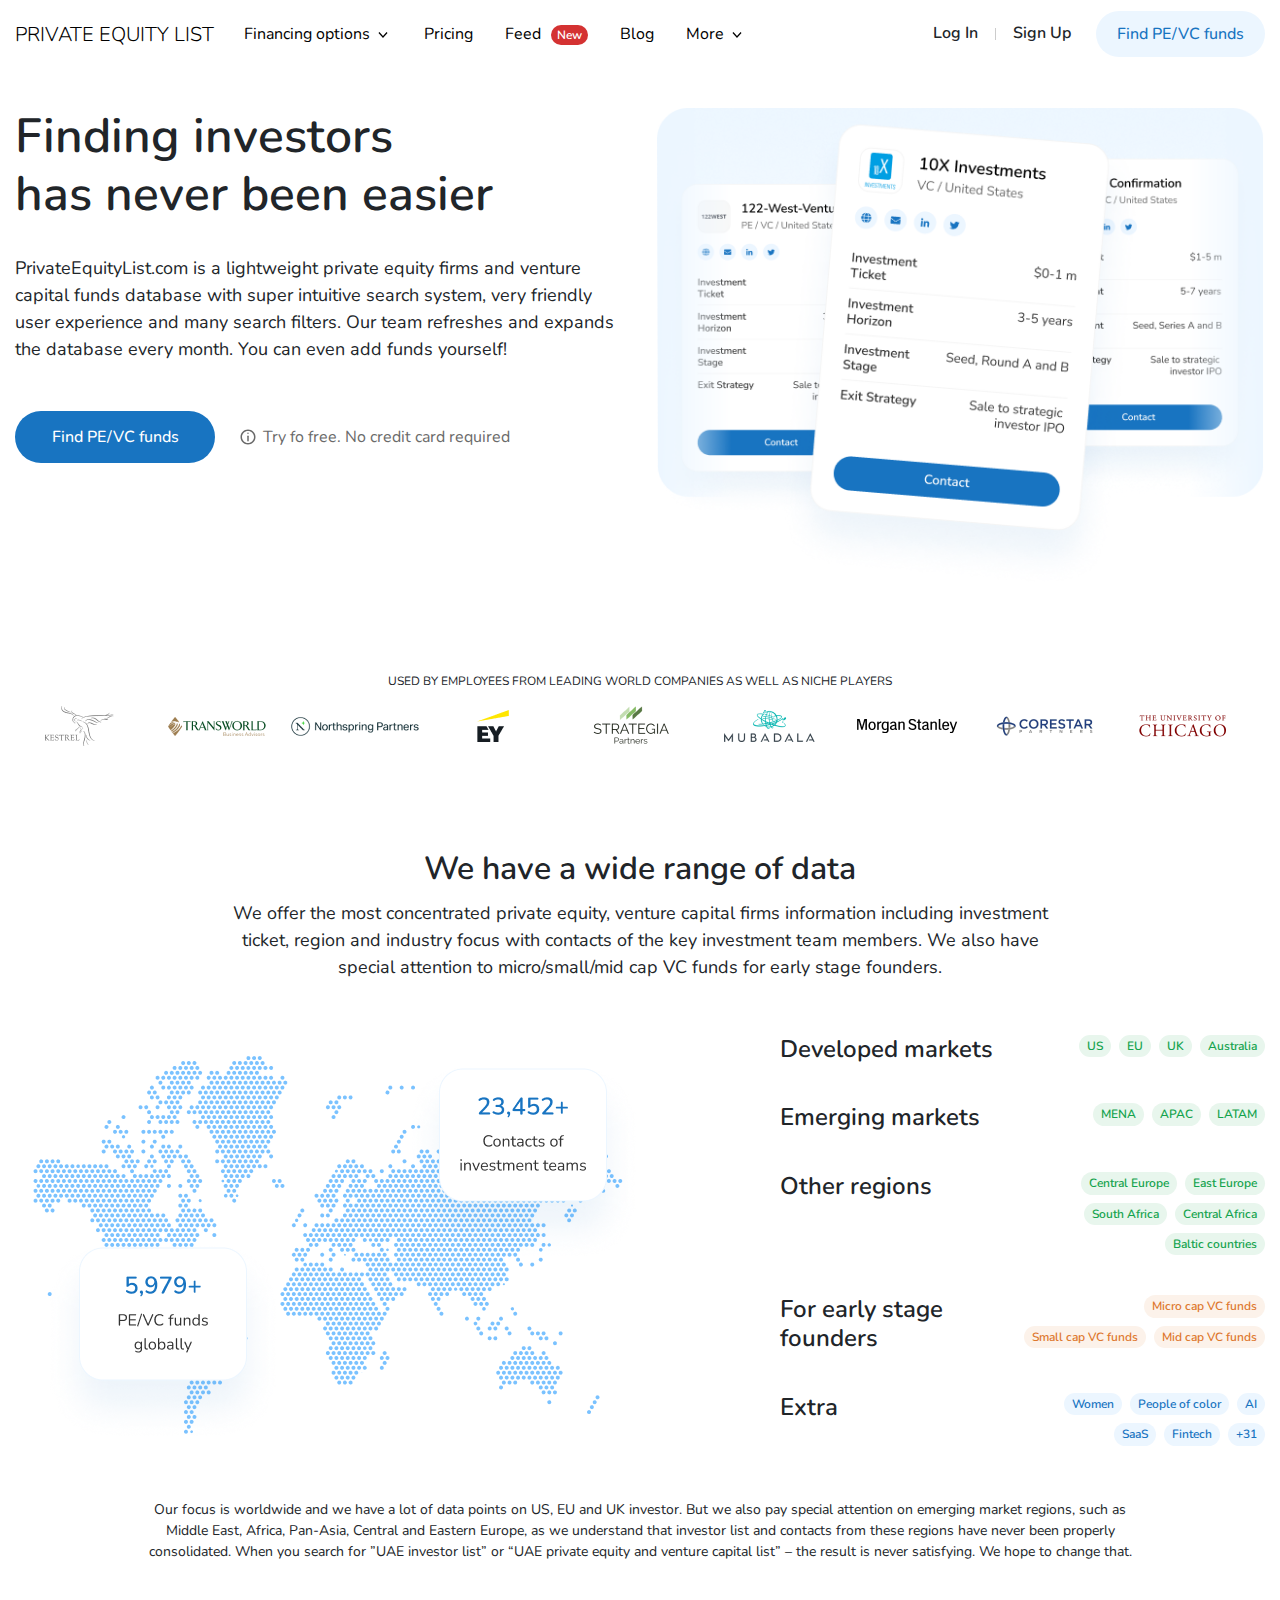
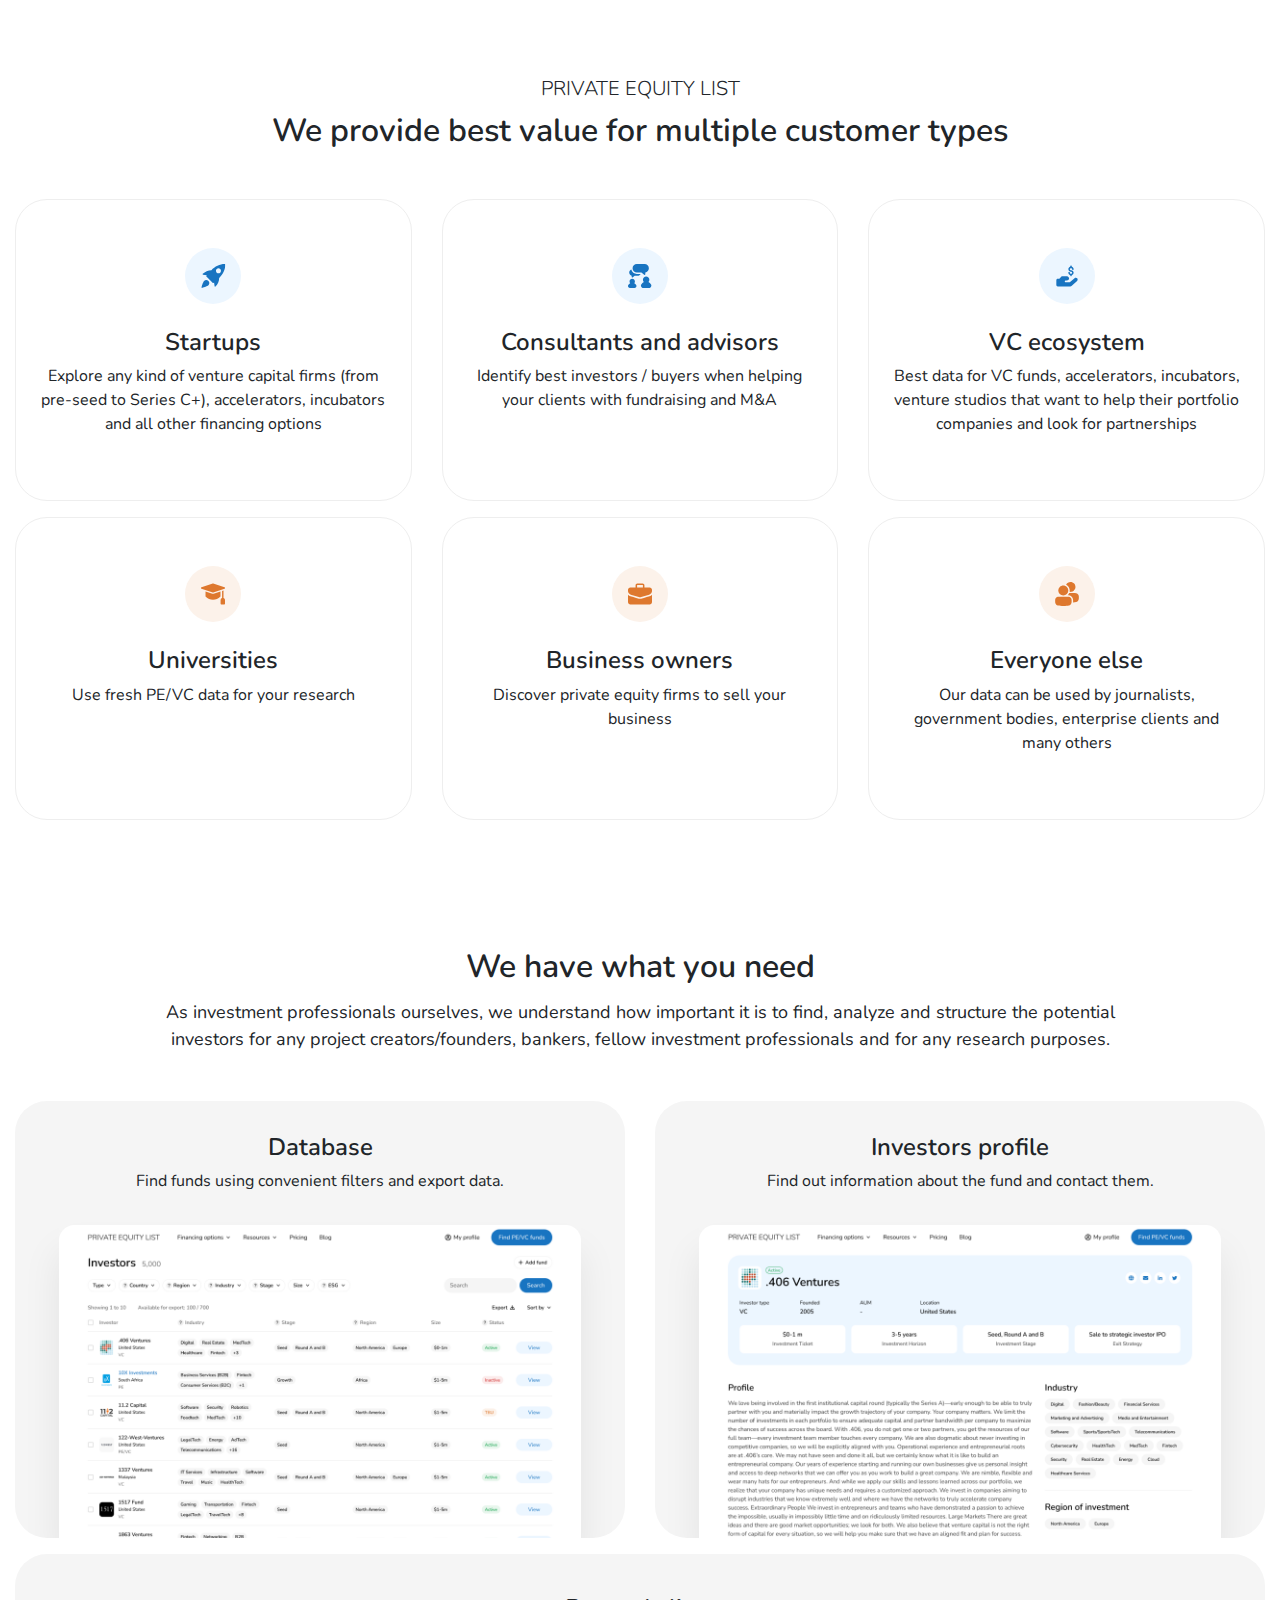
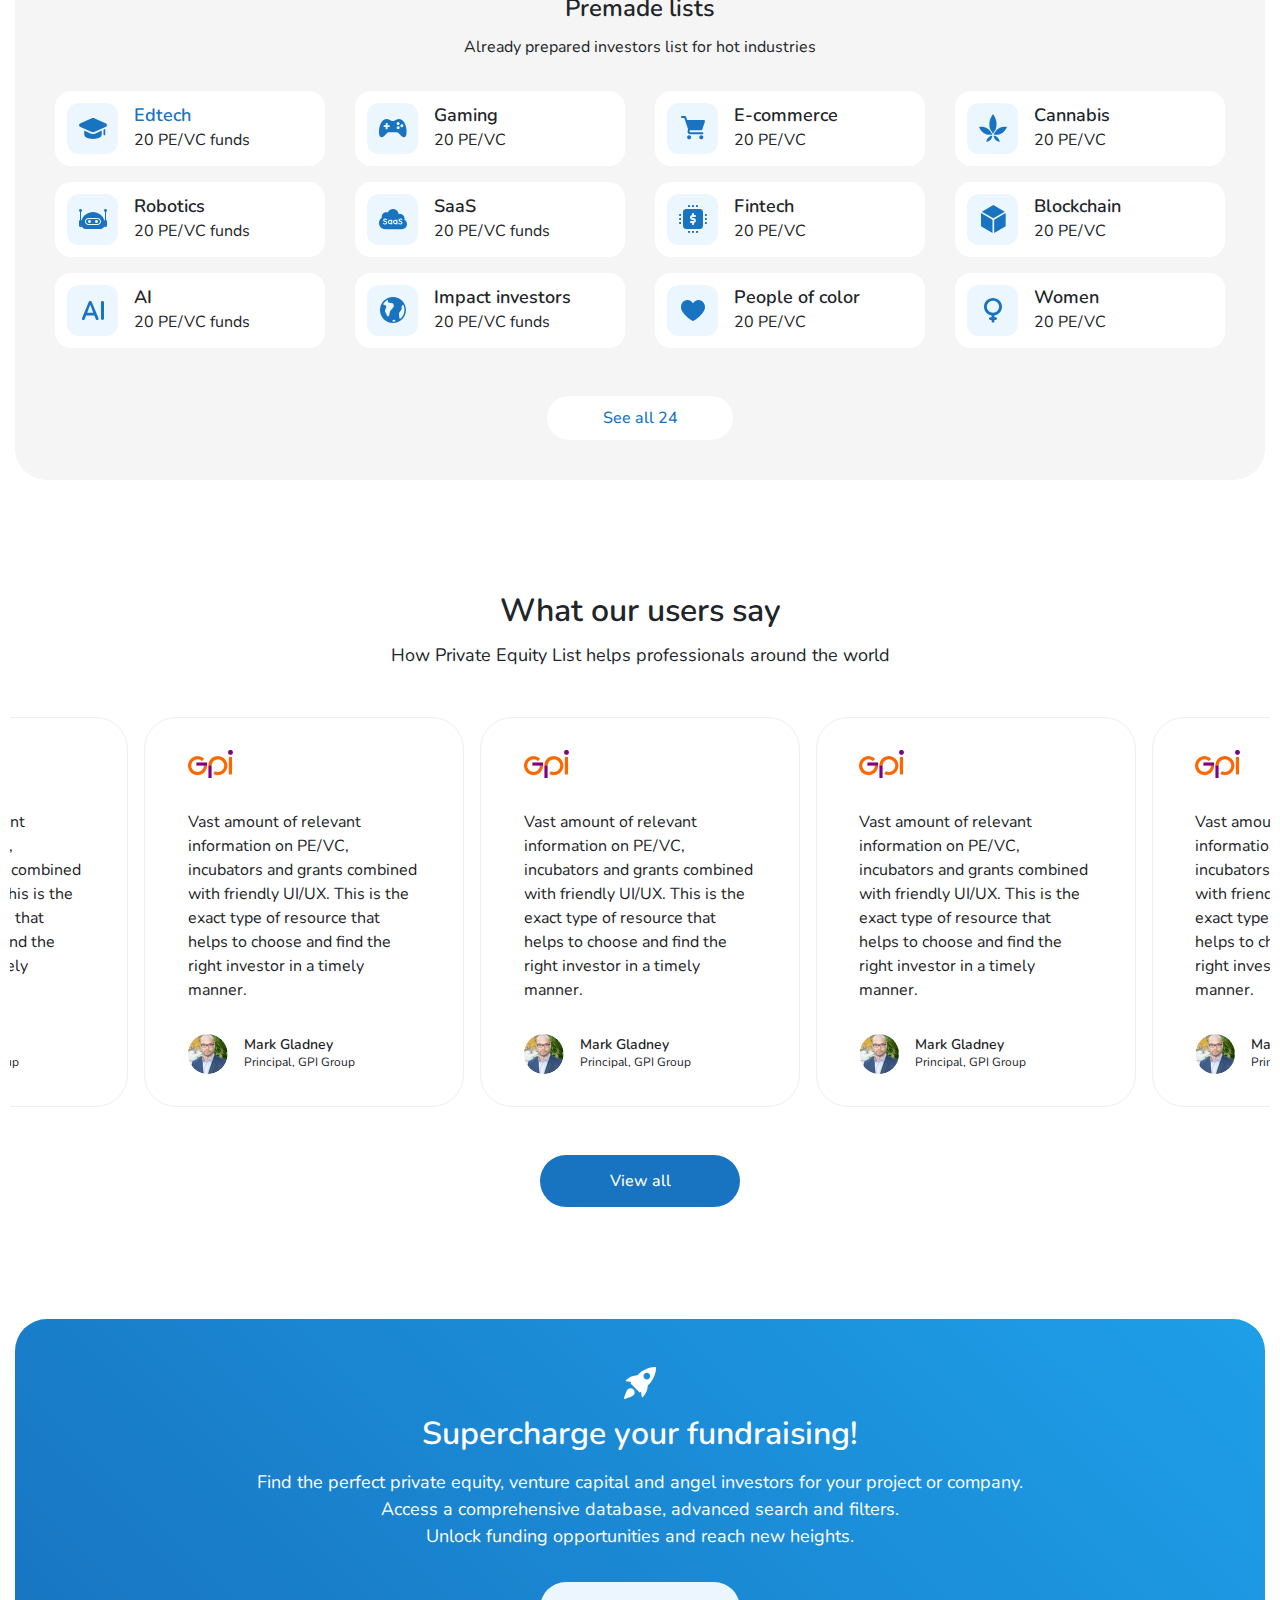
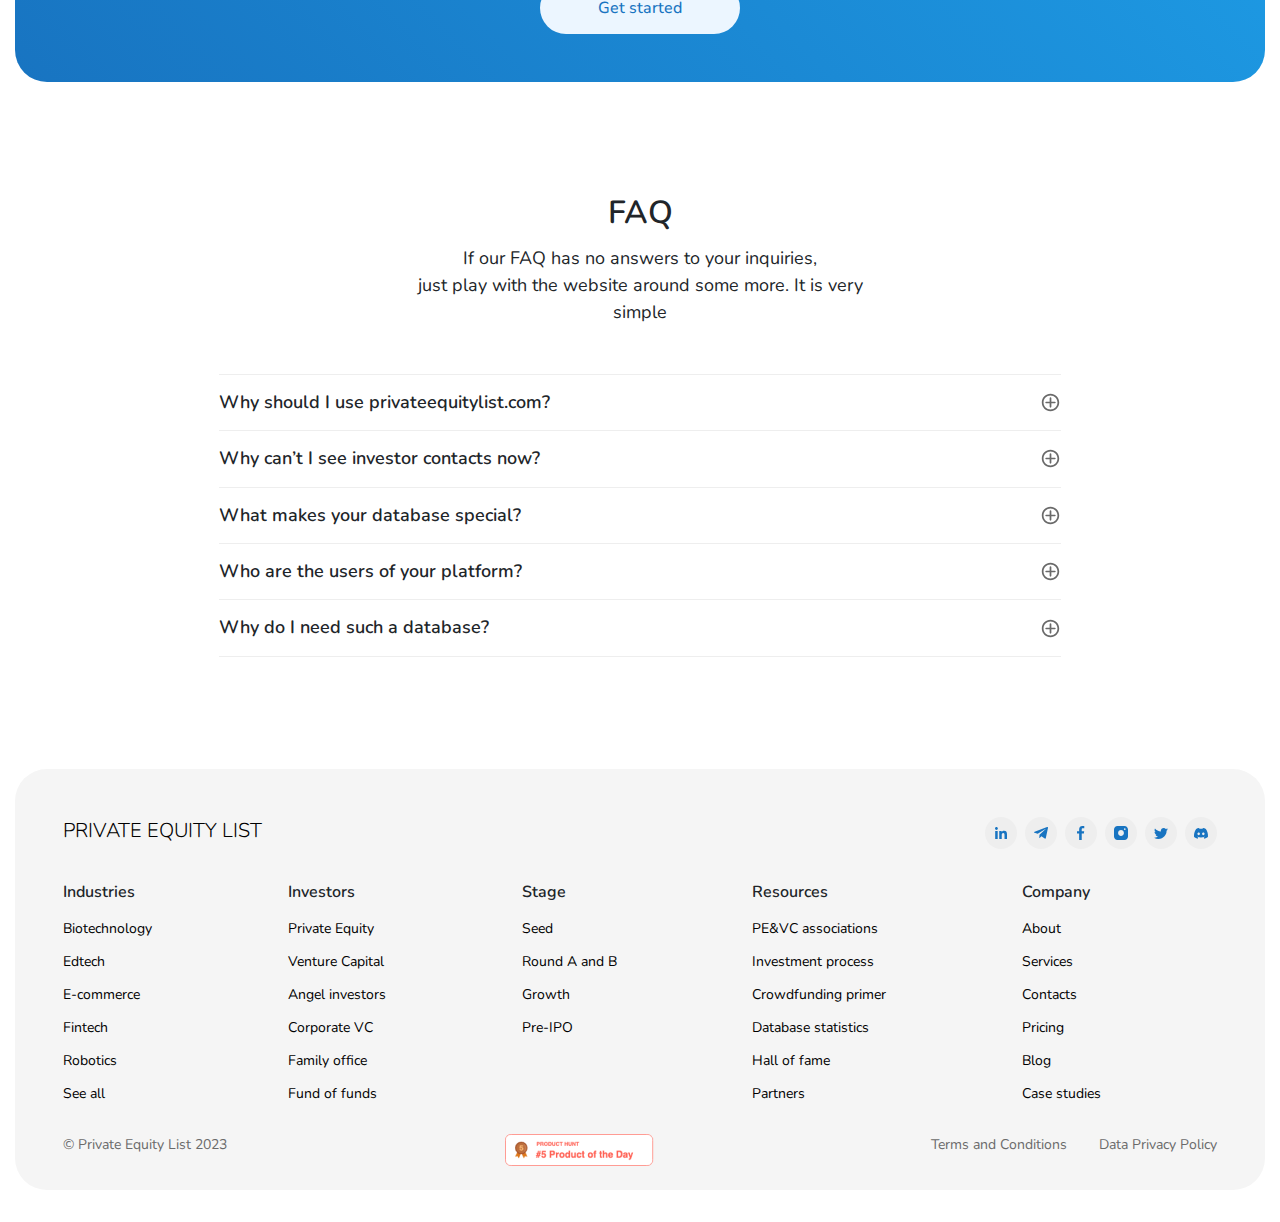
<file: about/index.html>
<!DOCTYPE html> <html lang="ru" dir="ltr" data-bvi-fontsize="10"> <head> <title>PRIVATE EQUITY LIST</title> <meta charset="utf-8"/> <meta name="viewport" content="width=device-width,initial-scale=1"/> <link href="/favicon.png" rel="icon" type="image/png"> <link rel="stylesheet" href="https://stackpath.bootstrapcdn.com/bootstrap/4.3.1/css/bootstrap.min.css" integrity="sha384-ggOyR0iXCbMQv3Xipma34MD+dH/1fQ784/j6cY/iJTQUOhcWr7x9JvoRxT2MZw1T" crossorigin="anonymous"> <link href="../assets/css/welcome_new.css" rel="stylesheet"> <link href="../assets/css/main.css" rel="stylesheet"> <script src="https://code.jquery.com/jquery-3.3.1.slim.min.js" integrity="sha384-q8i/X+965DzO0rT7abK41JStQIAqVgRVzpbzo5smXKp4YfRvH+8abtTE1Pi6jizo" crossorigin="anonymous"></script> <script src="https://cdnjs.cloudflare.com/ajax/libs/popper.js/1.14.7/umd/popper.min.js" integrity="sha384-UO2eT0CpHqdSJQ6hJty5KVphtPhzWj9WO1clHTMGa3JDZwrnQq4sF86dIHNDz0W1" crossorigin="anonymous"></script> <script src="https://stackpath.bootstrapcdn.com/bootstrap/4.3.1/js/bootstrap.min.js" integrity="sha384-JjSmVgyd0p3pXB1rRibZUAYoIIy6OrQ6VrjIEaFf/nJGzIxFDsf4x0xIM+B07jRM" crossorigin="anonymous"></script> <script src="../assets/js/common.js"></script> <link href="../assets/css/about.css" rel="stylesheet"> </head> <body class="body"> <div class="wrapper"> <header class="header"> <div class="container-custom"> <div class="header__inner"> <a href="/private_equity_list/" class="logo">PRIVATE EQUITY LIST</a> <nav class="nav nav-desktop"> <ul class="nav-desktop__list"> <li> <div class="nav-desktop__dropdown nav__dropdown dropdown"> <button type="button" id="dropdownMenuButton" class="nav-desktop__dropdown-btn nav__dropdown-btn dropdown-toggle" data-toggle="dropdown" aria-haspopup="true" aria-expanded="false"> <span>Financing options</span> <svg width="18" height="18" viewBox="0 0 18 18" fill="none">
<path d="M5.4 6L4.5 7L8.99999 12L13.5 7.00002L12.6 6.00002L9.00001 9.99999L5.4 6Z" fill="black"/>
</svg> </button> <div class="dropdown-menu nav-desktop__dropdown-items nav__dropdown-items" aria-labelledby="dropdownMenuButton"> <a class="link nav-desktop__dropdown-item nav__dropdown-item" href="/private_equity_list/investor-directory" data-cmp-ab="2">Private Equity &amp; Venture Capital</a> <a class="link nav-desktop__dropdown-item nav__dropdown-item" href="/private_equity_list/grants" data-cmp-ab="2">Grants, incubators and accelerators</a> <a class="link nav-desktop__dropdown-item nav__dropdown-item" href="/private_equity_list/alternative-financing" data-cmp-ab="2">Alternative financing</a> <a class="link nav-desktop__dropdown-item nav__dropdown-item" href="/private_equity_list/sme-financing" data-cmp-ab="2">SME debt financing</a> <a class="link nav-desktop__dropdown-item nav__dropdown-item" href="/private_equity_list/crowdfunding" data-cmp-ab="2">Crowdfunding &amp; P2P</a> </div> </div> </li> <li> <a href="/private_equity_list/" class="nav-desktop__item-link nav__item-link">Pricing</a> </li> <li> <a href="/private_equity_list/" class="nav-desktop__item-link nav__item-link"> Feed <span class="nav-desktop__item-link-new">New</span> </a> </li> <li> <a href="/private_equity_list/" class="nav-desktop__item-link nav__item-link">Blog</a> </li> <li> <div class="nav-desktop__dropdown nav__dropdown dropdown"> <button type="button" id="dropdownMenuButton-2" class="nav-desktop__dropdown-btn nav__dropdown-btn dropdown-toggle" data-toggle="dropdown" aria-haspopup="true" aria-expanded="false"> <span>More</span> <svg width="18" height="18" viewBox="0 0 18 18" fill="none">
<path d="M5.4 6L4.5 7L8.99999 12L13.5 7.00002L12.6 6.00002L9.00001 9.99999L5.4 6Z" fill="black"/>
</svg> </button> <div class="dropdown-menu nav-desktop__dropdown-items nav__dropdown-items" aria-labelledby="dropdownMenuButton-2"> <a class="link nav-desktop__dropdown-item nav__dropdown-item" href="/private_equity_list/pe-vc-assotiations" data-cmp-ab="2">PE&amp;VC Associations</a> <a class="link nav-desktop__dropdown-item nav__dropdown-item" href="/private_equity_list/investment-process" data-cmp-ab="2">PE&amp;VC Investment process</a> <a class="link nav-desktop__dropdown-item nav__dropdown-item" href="/private_equity_list/crowdfunding-primer" data-cmp-ab="2">Crowdfunding primer</a> <a class="link nav-desktop__dropdown-item nav__dropdown-item" href="/private_equity_list/about" data-cmp-ab="2">About</a> <a class="link nav-desktop__dropdown-item nav__dropdown-item" href="/private_equity_list/contacts" data-cmp-ab="2">Contacts</a> <a class="link nav-desktop__dropdown-item nav__dropdown-item" href="/private_equity_list/hall-of-fame" data-cmp-ab="2">Hall of fame ⭐</a> <a class="link nav-desktop__dropdown-item nav__dropdown-item" href="/private_equity_list/privateequityfirms" data-cmp-ab="2">Ultimate PE firms guide</a> <a class="link nav-desktop__dropdown-item nav__dropdown-item" href="/private_equity_list/venturecapitalfirms" data-cmp-ab="2">Ultimate VC firms guide</a> </div> </div> </li> </ul> <div class="nav-desktop__controls"> <div class="header__btns"> <button class="btn">Log In</button> <div class="header__btns-line"></div> <button class="btn">Sign Up</button> </div> <button class="btn header__search-fund">Find PE/VC funds</button> </div> </nav> <nav class="nav-mobile"> <div class="nav-mobile__btn burger-btn"> <span class="burger-btn__line burger-btn__line--1"></span> <span class="burger-btn__line burger-btn__line--2"></span> <span class="burger-btn__line burger-btn__line--3"></span> </div> <div class="burger-menu d-xl-none"> <div class="burger-menu__inner padding-0-15"> <div class="nav" id="burger-accordion"> <div class="burger-menu__accordion-items row m-0 d-flex flex-column"> <div> <a class="burger-menu__accordion-item d-flex w-100 justify-content-between collapsed" data-toggle="collapse" href="#burger-accordion-1" role="button" aria-expanded="false" aria-controls="burger-accordion-1" data-cmp-ab="2"> Financing options <svg width="18" height="18" viewBox="0 0 18 18" fill="none" class="arrow-bottom">
<path d="M5.4 6L4.5 7L8.99999 12L13.5 7.00002L12.6 6.00002L9.00001 9.99999L5.4 6Z" fill="black"/>
</svg> </a> <div class="collapse" id="burger-accordion-1" data-parent="#burger-accordion" style=""> <div class="card card-body footer__middle-accordion-card"> <a class="footer__middle-item" href="/private_equity_list/investor-directory" data-cmp-ab="2">Private Equity &amp; Venture Capital</a> <a class="footer__middle-item" href="/private_equity_list/grants" data-cmp-ab="2">Grants, incubators and accelerators</a> <a class="footer__middle-item" href="/private_equity_list/alternative-financing" data-cmp-ab="2">Alternative financing</a> <a class="footer__middle-item" href="/private_equity_list/sme-financing" data-cmp-ab="2">SME debt financing</a> <a class="footer__middle-item" href="/private_equity_list/crowdfunding" data-cmp-ab="2">Crowdfunding &amp; P2P</a> </div> </div> </div> <div> <a class="burger-menu__accordion-item d-flex w-100 justify-content-between collapsed" data-toggle="collapse" href="#burger-accordion-2" role="button" aria-expanded="false" aria-controls="burger-accordion-2" data-cmp-ab="2"> More + <svg width="18" height="18" viewBox="0 0 18 18" fill="none" class="arrow-bottom">
<path d="M5.4 6L4.5 7L8.99999 12L13.5 7.00002L12.6 6.00002L9.00001 9.99999L5.4 6Z" fill="black"/>
</svg> </a> <div class="collapse" id="burger-accordion-2" data-parent="#burger-accordion" style=""> <div class="card card-body footer__middle-accordion-card"> <a class="footer__middle-item" href="/private_equity_list/pe-vc-assotiations" data-cmp-ab="2">PE&amp;VC Associations</a> <a class="footer__middle-item" href="/private_equity_list/investment-process" data-cmp-ab="2">PE&amp;VC Investment process</a> <a class="footer__middle-item" href="/private_equity_list/crowdfunding-primer" data-cmp-ab="2">Crowdfunding primer</a> <a class="footer__middle-item" href="/private_equity_list/about" data-cmp-ab="2">About</a> <a class="footer__middle-item" href="/private_equity_list/contacts" data-cmp-ab="2">Contacts</a> <a class="footer__middle-item" href="/private_equity_list/hall-of-fame" data-cmp-ab="2">Hall of fame ⭐</a> <a class="footer__middle-item" href="/private_equity_list/privateequityfirms" data-cmp-ab="2">Ultimate PE firms guide</a> <a class="footer__middle-item" href="/private_equity_list/venturecapitalfirms" data-cmp-ab="2">Ultimate VC firms guide</a> </div> </div> </div> <div> <a class="burger-menu__accordion-item" href="/private_equity_list/pricing" data-cmp-ab="2">Pricing</a> </div> <div> <a class="burger-menu__accordion-item" href="/private_equity_list/feed" data-cmp-ab="2">Feed <span class="badge badge-pill badge-danger v-align-tt fs-65-percent">New</span></a> </div> <div> <a class="burger-menu__accordion-item" href="https://blog.privateequitylist.com" data-cmp-ab="2">Blog</a> </div> <div> <a class="burger-menu__accordion-item" href="https://jobs.privateequitylist.com" data-cmp-ab="2">PE/VC jobs</a> </div> </div> </div> <div class="header__btns"> <a class="btn btn-md btn-secondary btn-custom btn-md-custom btn-secondary-custom" href="/private_equity_list/search" data-cmp-ab="2">Find PE/VC funds</a> <a class="btn btn-md btn-primary btn-custom btn-md-custom btn-primary-custom" href="/private_equity_list/login" data-cmp-ab="2">Login</a> </div> </div> </div> </nav> </div> </div> </header> <main class="main"> <section class="section banner-section"> <div class="container-custom"> <div class="row"> <div class="col-12 col-sm-6 mb-5 mb-sm-0"> <h1 class="h1-custom mb-4">Finding investors <br> has never been easier</h1> <p class="subtitle">PrivateEquityList.com is a lightweight private equity firms and venture capital funds database with super intuitive search system, very friendly user experience and many search filters. Our team refreshes and expands the database every month. You can even add funds yourself!</p> <div class="banner-section__btns"> <button class="btn-custom btn-primary-custom btn-lg-custom banner-section__btn">Find PE/VC funds</button> <div class="banner-section__info"> <svg width="18" height="18" viewBox="0 0 18 18" fill="none">
<path d="M8.25 8.23453C8.25 7.82031 8.58579 7.48453 9 7.48453C9.41421 7.48453 9.75 7.82031 9.75 8.23453V12.7345C9.75 13.1487 9.41421 13.4845 9 13.4845C8.58579 13.4845 8.25 13.1487 8.25 12.7345V8.23453Z" fill="#6A6A6A"/>
<path d="M9 4.53836C8.58579 4.53836 8.25 4.87415 8.25 5.28836C8.25 5.70257 8.58579 6.03836 9 6.03836C9.41421 6.03836 9.75 5.70257 9.75 5.28836C9.75 4.87415 9.41421 4.53836 9 4.53836Z" fill="#6A6A6A"/>
<path fill-rule="evenodd" clip-rule="evenodd" d="M9 1.5C4.85786 1.5 1.5 4.85786 1.5 9C1.5 13.1421 4.85786 16.5 9 16.5C13.1421 16.5 16.5 13.1421 16.5 9C16.5 4.85786 13.1421 1.5 9 1.5ZM3 9C3 12.3137 5.68629 15 9 15C12.3137 15 15 12.3137 15 9C15 5.68629 12.3137 3 9 3C5.68629 3 3 5.68629 3 9Z" fill="#6A6A6A"/>
</svg> <span>Try fo free. No credit card required</span> </div> </div> </div> <div class="col-12 col-sm-6"> <img src="../assets/img/about-banner..png" alt="" class="banner-section__img"> </div> </div> </div> </section> <section class="section investors investors--marquee"> <div class="container-custom"> <div class="investors__title">Used by employees from leading world companies as well as niche players</div> <div class="investors__content"> <div class="investors__list"> <a href="/private_equity_list/" class="investors__item"> <img src="../assets/img/investors-1..png" alt=""> </a> <a href="/private_equity_list/" class="investors__item"> <img src="../assets/img/investors-2..png" alt=""> </a> <a href="/private_equity_list/" class="investors__item"> <img src="../assets/img/investors-3..png" alt=""> </a> <a href="/private_equity_list/" class="investors__item"> <img src="[data-uri]" alt=""> </a> <a href="/private_equity_list/" class="investors__item"> <img src="../assets/img/investors-5..png" alt=""> </a> <a href="/private_equity_list/" class="investors__item"> <img src="../assets/img/investors-6..png" alt=""> </a> <a href="/private_equity_list/" class="investors__item"> <img src="../assets/img/investors-7..png" alt=""> </a> <a href="/private_equity_list/" class="investors__item"> <img src="../assets/img/investors-8..png" alt=""> </a> <a href="/private_equity_list/" class="investors__item"> <img src="../assets/img/investors-9..png" alt=""> </a> <a href="/private_equity_list/" class="investors__item"> <img src="../assets/img/investors-10..png" alt=""> </a> </div> <div class="investors__list"> <a href="/private_equity_list/" class="investors__item"> <img src="../assets/img/investors-1..png" alt=""> </a> <a href="/private_equity_list/" class="investors__item"> <img src="../assets/img/investors-2..png" alt=""> </a> <a href="/private_equity_list/" class="investors__item"> <img src="../assets/img/investors-3..png" alt=""> </a> <a href="/private_equity_list/" class="investors__item"> <img src="[data-uri]" alt=""> </a> <a href="/private_equity_list/" class="investors__item"> <img src="../assets/img/investors-5..png" alt=""> </a> <a href="/private_equity_list/" class="investors__item"> <img src="../assets/img/investors-6..png" alt=""> </a> <a href="/private_equity_list/" class="investors__item"> <img src="../assets/img/investors-7..png" alt=""> </a> <a href="/private_equity_list/" class="investors__item"> <img src="../assets/img/investors-8..png" alt=""> </a> <a href="/private_equity_list/" class="investors__item"> <img src="../assets/img/investors-9..png" alt=""> </a> <a href="/private_equity_list/" class="investors__item"> <img src="../assets/img/investors-10..png" alt=""> </a> </div> </div> </div> </section> <section class="section section--big section-world-data"> <div class="container-custom"> <div class="world-data"> <div class="section__head world-data__head"> <h2 class="h2-custom">We have a wide range of data</h2> <p class="subtitle">We offer the most concentrated private equity, venture capital firms information including investment ticket, region and industry focus with contacts of the key investment team members. We also have special attention to micro/small/mid cap VC funds for early stage founders.</p> </div> <div class="world-data__map"> <img src="../assets/img/world-map..png" alt=""> </div> <div class="world-data__data"> <div class="world-data__data-item"> <div class="h3-custom">Developed markets</div> <div class="breadcrumbs"> <div class="breadcrumb breadcrumb--green"><span>US</span></div> <div class="breadcrumb breadcrumb--green"><span>EU</span></div> <div class="breadcrumb breadcrumb--green"><span>UK</span></div> <div class="breadcrumb breadcrumb--green"><span>Australia</span></div> </div> </div> <div class="world-data__data-item"> <div class="h3-custom">Emerging markets</div> <div class="breadcrumbs"> <div class="breadcrumb breadcrumb--green"><span>MENA</span></div> <div class="breadcrumb breadcrumb--green"><span>APAC</span></div> <div class="breadcrumb breadcrumb--green"><span>LATAM</span></div> </div> </div> <div class="world-data__data-item"> <div class="h3-custom">Other regions</div> <div class="breadcrumbs"> <div class="breadcrumb breadcrumb--green"><span>Central Europe</span></div> <div class="breadcrumb breadcrumb--green"><span>East Europe</span></div> <div class="breadcrumb breadcrumb--green"><span>South Africa</span></div> <div class="breadcrumb breadcrumb--green"><span>Central Africa</span></div> <div class="breadcrumb breadcrumb--green"><span>Baltic countries</span></div> </div> </div> <div class="world-data__data-item"> <div class="h3-custom">For early stage founders</div> <div class="breadcrumbs"> <div class="breadcrumb breadcrumb--orange"><span>Micro cap VC funds</span></div> <div class="breadcrumb breadcrumb--orange"><span>Small cap VC funds</span></div> <div class="breadcrumb breadcrumb--orange"><span>Mid cap VC funds</span></div> </div> </div> <div class="world-data__data-item"> <div class="h3-custom">Extra</div> <div class="breadcrumbs"> <div class="breadcrumb breadcrumb--blue"><span>Women</span></div> <div class="breadcrumb breadcrumb--blue"><span>People of color</span></div> <div class="breadcrumb breadcrumb--blue"><span>AI</span></div> <div class="breadcrumb breadcrumb--blue"><span>SaaS</span></div> <div class="breadcrumb breadcrumb--blue"><span>Fintech</span></div> <div class="breadcrumb breadcrumb--blue"><span>+31</span></div> </div> </div> </div> <div class="world-data__text"> <p> Our focus is worldwide and we have a lot of data points on US, EU and UK investor. But we also pay special attention on emerging market regions, such as Middle East, Africa, Pan-Asia, Central and Eastern Europe, as we understand that investor list and contacts from these regions have never been properly consolidated. When you search for ”UAE investor list” or “UAE private equity and venture capital list” – the result is never satisfying. We hope to change that. </p> </div> </div> </div> </section> <section class="section section--big section-equity"> <div class="container-custom"> <div class="section__head"> <div class="section-equity__subtitle">PRIVATE EQUITY LIST</div> <h2 class="h2-custom">We provide best value for multiple customer types</h2> </div> <div class="row"> <div class="col-12 col-sm-6 col-lg-4 mb-3"> <div class="equity equity--blue"> <div class="equity__icon"> <svg width="25" height="24" viewBox="0 0 25 24" fill="none">
<g clip-path="url(#clip0_1945_4132)">
<path d="M23.8413 0.00307121C19.1563 -0.0809288 13.8133 2.36807 10.4313 6.16707C7.16393 6.23561 4.04899 7.56204 1.73528 9.87007C1.66896 9.93545 1.62221 10.0181 1.60031 10.1086C1.57842 10.1991 1.58224 10.2939 1.61135 10.3824C1.64045 10.4709 1.69369 10.5495 1.76506 10.6093C1.83643 10.6691 1.92309 10.7078 2.01528 10.7211L5.86928 11.2731L5.39328 11.8061C5.30817 11.9014 5.26281 12.0258 5.26653 12.1536C5.27025 12.2813 5.32276 12.4028 5.41328 12.4931L11.8403 18.9201C11.9305 19.0107 12.0521 19.0632 12.18 19.0667C12.3078 19.0702 12.4321 19.0245 12.5273 18.9391L13.0603 18.4631L13.6123 22.3171C13.6393 22.5051 13.7873 22.6431 13.9663 22.7031C14.0125 22.7179 14.0608 22.7253 14.1093 22.7251C14.2542 22.723 14.3927 22.6654 14.4963 22.5641C16.7813 20.2791 18.1063 17.1321 18.1673 13.9001C21.9703 10.5111 24.4393 5.17007 24.3303 0.491071C24.3267 0.362593 24.274 0.240367 24.1831 0.149577C24.0921 0.0587874 23.9698 0.00635078 23.8413 0.00307121ZM19.2333 8.63507C18.7463 9.12207 18.1063 9.36607 17.4653 9.36607C16.8243 9.36607 16.1843 9.12207 15.6973 8.63507C15.2295 8.16556 14.9669 7.52982 14.9669 6.86707C14.9669 6.20432 15.2295 5.56858 15.6973 5.09907C16.6723 4.12407 18.2583 4.12407 19.2333 5.09907C20.2083 6.07407 20.2083 7.66107 19.2333 8.63507ZM3.05728 16.9051C1.98728 17.9751 0.518279 22.8091 0.354279 23.3561C0.328913 23.4426 0.327295 23.5343 0.349595 23.6216C0.371895 23.7089 0.417291 23.7886 0.481017 23.8523C0.544743 23.9161 0.624449 23.9615 0.711768 23.9838C0.799088 24.0061 0.890801 24.0044 0.977279 23.9791C1.52428 23.8151 6.35828 22.3461 7.42828 21.2761C8.00712 20.696 8.3322 19.91 8.3322 19.0906C8.3322 18.2711 8.00712 17.4851 7.42828 16.9051C6.8481 16.3265 6.06216 16.0016 5.24278 16.0016C4.4234 16.0016 3.63746 16.3265 3.05728 16.9051Z" fill="#1874C1"/>
</g>
<defs>
<clipPath id="clip0_1945_4132">
<rect width="24" height="24" fill="white" transform="translate(0.333984)"/>
</clipPath>
</defs>
</svg> </div> <div class="h3-custom">Startups</div> <p class="equity__text">Explore any kind of venture capital firms (from pre-seed to Series C+), accelerators, incubators and all other financing options</p> </div> </div> <div class="col-12 col-sm-6 col-lg-4 mb-3"> <div class="equity equity--blue"> <div class="equity__icon"> <svg width="24" height="24" viewBox="0 0 24 24" fill="none">
<g clip-path="url(#clip0_1961_4178)">
<path d="M3.28656 5.5896C2.07606 6.03805 1.21094 7.20407 1.21094 8.56851C1.21094 10.073 2.26267 11.3364 3.66944 11.6625V12.7217C3.66944 12.9119 3.74498 13.0943 3.87946 13.2288C4.01393 13.3632 4.19631 13.4388 4.38648 13.4388C4.55148 13.4388 4.7148 13.3821 4.84628 13.2722L6.67567 11.7441H9.74345C10.9845 11.7441 12.061 11.028 12.583 9.98779H8.84495C6.14763 9.9876 3.88131 8.10787 3.28656 5.5896Z" fill="#1874C1"/>
<path d="M16.6007 0H8.84454C6.4863 0 4.5679 1.91859 4.5679 4.27678C4.5679 6.63502 6.4863 8.55342 8.84454 8.55342H13.4028L16.1411 10.8406C16.2701 10.9483 16.4328 11.0073 16.6008 11.0072C16.791 11.0072 16.9734 10.9316 17.1079 10.7972C17.2423 10.6627 17.3179 10.4803 17.3179 10.2901V8.49333C19.3359 8.15133 20.8775 6.39075 20.8775 4.27678C20.8775 1.91859 18.9589 0 16.6007 0ZM8.17732 20.9475C7.72188 20.1789 7.05485 19.5723 6.27663 19.1832C7.17054 18.1302 7.12151 16.545 6.1278 15.5515C5.08169 14.5053 3.37952 14.5054 2.33346 15.5515C1.82665 16.0582 1.5476 16.732 1.5476 17.4487C1.5476 18.0914 1.7726 18.6993 2.18444 19.1834C1.40641 19.5723 0.739334 20.1791 0.28399 20.9475C-0.0891817 21.5768 -0.0948535 22.3335 0.268568 22.9717C0.6356 23.6155 1.29616 24 2.03594 24H6.42532C7.16505 24 7.82594 23.6155 8.19265 22.9717C8.55611 22.3335 8.55049 21.5768 8.17732 20.9475ZM23.0286 20.3943C22.4183 19.3647 21.5009 18.5694 20.4345 18.0974C21.0454 17.4864 21.3819 16.6741 21.3819 15.81C21.3819 14.946 21.0453 14.1336 20.4344 13.5224C19.1728 12.261 17.1203 12.2611 15.8589 13.5224C15.2479 14.1336 14.9113 14.9458 14.9113 15.81C14.9113 16.6741 15.2479 17.4866 15.8587 18.0974C14.7923 18.5694 13.875 19.3647 13.2647 20.3943C12.8241 21.1373 12.8175 22.0309 13.2469 22.7845C13.6805 23.5457 14.4613 24 15.3354 24H20.9579C21.832 24 22.6128 23.5457 23.0465 22.7845C23.4757 22.0309 23.4692 21.1373 23.0286 20.3943Z" fill="#1874C1"/>
</g>
<defs>
<clipPath id="clip0_1961_4178">
<rect width="24" height="24" fill="white"/>
</clipPath>
</defs>
</svg> </div> <div class="h3-custom">Consultants and advisors</div> <p class="equity__text">Identify best investors / buyers when helping your clients with fundraising and M&A </p> </div> </div> <div class="col-12 col-sm-6 col-lg-4 mb-3"> <div class="equity equity--blue"> <div class="equity__icon"> <svg width="24" height="24" viewBox="0 0 24 24" fill="none">
<path d="M22.1116 14.3343C21.7786 14.0004 21.3319 13.8042 20.8607 13.7851C20.3894 13.766 19.9283 13.9253 19.5694 14.2312L15.0823 18.017C14.8838 18.1781 14.6365 18.2671 14.3809 18.2694H10.6325C10.3944 18.2694 10.166 18.1748 9.99765 18.0065C9.82928 17.8381 9.7347 17.6098 9.7347 17.3716C9.7347 16.8765 10.1374 16.465 10.6325 16.465H12.0067C12.2813 16.467 12.5536 16.4142 12.8075 16.3095C13.0614 16.2048 13.2919 16.0504 13.4852 15.8553C13.6786 15.6603 13.831 15.4286 13.9336 15.1738C14.0361 14.919 14.0866 14.6463 14.0823 14.3716C14.075 13.8251 13.8535 13.3033 13.4652 12.9186C13.077 12.5339 12.5532 12.317 12.0067 12.3148H7.29559C6.90359 12.3148 6.52936 12.4837 6.25825 12.7725L4.59425 14.6045C4.55 14.652 4.49647 14.6898 4.43698 14.7156C4.3775 14.7414 4.31333 14.7548 4.24848 14.7548H2.72492C1.97914 14.7548 1.33203 15.3459 1.33203 16.1565L1.34092 21.1112C1.34186 21.4803 1.48894 21.8339 1.74998 22.0948C2.01102 22.3556 2.36476 22.5025 2.73381 22.5032H15.1667C15.7836 22.5032 16.3818 22.2516 16.7934 21.8303L22.1116 16.9983C22.8494 16.2596 22.8494 15.0721 22.1116 14.3343ZM15.9898 9.64543H15.9809C15.3854 9.64098 14.8618 9.21076 14.8671 8.64276C14.868 8.54354 14.8492 8.44513 14.812 8.35314C14.7748 8.26116 14.7198 8.17741 14.6503 8.10667C14.5807 8.03593 14.4978 7.97959 14.4065 7.94087C14.3151 7.90215 14.217 7.8818 14.1178 7.88098H14.1116C13.9123 7.88098 13.721 7.95972 13.5795 8.10008C13.438 8.24043 13.3577 8.43101 13.356 8.63032C13.3471 9.79565 14.1667 10.737 15.2467 11.0428V11.5414C15.2467 11.7418 15.3263 11.934 15.468 12.0757C15.6097 12.2174 15.8019 12.297 16.0023 12.297C16.2026 12.297 16.3948 12.2174 16.5365 12.0757C16.6782 11.934 16.7578 11.7418 16.7578 11.5414V11.0348C17.8271 10.721 18.6147 9.78676 18.6245 8.66765C18.6351 7.27209 17.4591 6.1672 16.0414 6.14143C15.412 6.14409 14.8929 5.70232 14.8929 5.14498C14.8929 4.59565 15.396 4.14765 16.0156 4.14765C16.6351 4.14765 17.1383 4.59565 17.1383 5.14498C17.1383 5.34537 17.2179 5.53755 17.3596 5.67924C17.5012 5.82094 17.6934 5.90054 17.8938 5.90054C18.0942 5.90054 18.2864 5.82094 18.4281 5.67924C18.5698 5.53755 18.6494 5.34537 18.6494 5.14498C18.6494 4.01432 17.8538 3.06676 16.7711 2.75476V2.25165C16.7711 2.05126 16.6915 1.85909 16.5498 1.71739C16.4082 1.5757 16.216 1.49609 16.0156 1.49609C15.8152 1.49609 15.623 1.5757 15.4813 1.71739C15.3396 1.85909 15.26 2.05126 15.26 2.25165V2.75565C14.1774 3.06676 13.3818 4.0152 13.3818 5.14587C13.3818 6.52009 14.5498 7.64009 15.9907 7.65254H15.9978C16.5987 7.65787 17.1178 8.09254 17.1125 8.65698C17.108 9.20365 16.6058 9.64632 15.9898 9.64632V9.64543Z" fill="#1874C1"/>
</svg> </div> <div class="h3-custom">VC ecosystem</div> <p class="equity__text">Best data for VC funds, accelerators, incubators, venture studios that want to help their portfolio companies and look for partnerships</p> </div> </div> <div class="col-12 col-sm-6 col-lg-4 mb-3"> <div class="equity equity--orange"> <div class="equity__icon"> <svg width="24" height="24" viewBox="0 0 24 24" fill="none">
<g clip-path="url(#clip0_2002_17848)">
<path d="M22.4945 15.9312V8.46631L21.0883 8.93506V15.9312C20.2138 16.2256 19.5821 17.0527 19.5821 18.0251V21.7907C19.5821 22.179 19.8969 22.4938 20.2852 22.4938H23.2977C23.686 22.4938 24.0008 22.179 24.0008 21.7907V18.0251C24.0008 17.0527 23.369 16.2256 22.4945 15.9312ZM11.334 11.7419L4.51953 9.47046V14.2595C4.51953 14.3518 4.53772 14.4433 4.57306 14.5286C4.6084 14.6139 4.6602 14.6914 4.7255 14.7567C6.66903 16.7 9.25292 17.7702 12.0011 17.7702C14.7493 17.7702 17.333 16.7 19.2761 14.7566C19.408 14.6248 19.482 14.446 19.482 14.2595V9.47046L12.6678 11.7419C12.2349 11.8861 11.7669 11.8862 11.334 11.7419Z" fill="#DE782E"/>
<path d="M12 10.4438C12.0751 10.4438 12.1502 10.4317 12.2224 10.4077L23.5193 6.64205C23.6592 6.59538 23.781 6.50585 23.8673 6.38613C23.9536 6.26642 24 6.12259 24 5.97502C24 5.82746 23.9536 5.68363 23.8673 5.56391C23.781 5.4442 23.6592 5.35466 23.5193 5.30799L12.2224 1.54238C12.0781 1.49434 11.922 1.49434 11.7777 1.54238L0.480844 5.30799C0.340829 5.35464 0.219043 5.44417 0.132742 5.56388C0.0464406 5.6836 0 5.82744 0 5.97502C0 6.1226 0.0464406 6.26644 0.132742 6.38616C0.219043 6.50588 0.340829 6.59541 0.480844 6.64205L11.7777 10.4077C11.8499 10.4317 11.925 10.4438 12 10.4438Z" fill="#DE782E"/>
</g>
<defs>
<clipPath id="clip0_2002_17848">
<rect width="24" height="24" fill="white"/>
</clipPath>
</defs>
</svg> </div> <div class="h3-custom">Universities</div> <p class="equity__text">Use fresh PE/VC data for your research</p> </div> </div> <div class="col-12 col-sm-6 col-lg-4 mb-3"> <div class="equity equity--orange"> <div class="equity__icon"> <svg width="24" height="24" viewBox="0 0 24 24" fill="none">
<g clip-path="url(#clip0_1961_4182)">
<path d="M21.606 5.44558H16.4371V3.36274C16.4371 2.371 15.6302 1.56421 14.6385 1.56421H9.36111C8.36937 1.56421 7.56253 2.371 7.56253 3.36274V5.44558H2.39359C1.07684 5.44558 0.00554568 6.51687 0.00554568 7.83363C0.00554568 9.0297 -0.116946 10.1038 0.789437 11.3118C1.30226 11.9953 2.00698 12.4828 2.82738 12.7216L10.7941 15.0412C11.5815 15.2708 12.4181 15.2708 13.2054 15.0412L21.1721 12.7216C21.9925 12.4828 22.6973 11.9953 23.2101 11.3118C24.1206 10.0984 23.994 9.01322 23.994 7.83363C23.994 6.51687 22.9228 5.44558 21.606 5.44558ZM9.08595 3.36274C9.08604 3.28979 9.11506 3.21986 9.16664 3.16828C9.21823 3.11671 9.28817 3.0877 9.36111 3.08762H14.6385C14.7115 3.0877 14.7814 3.11671 14.833 3.16828C14.8846 3.21986 14.9136 3.28979 14.9137 3.36274V5.44558H9.08595V3.36274Z" fill="#DE782E"/>
<path d="M21.5983 14.1844C13.0053 16.6863 13.1165 16.7369 12.0001 16.7369C10.8916 16.7369 11.1546 16.7328 2.40186 14.1844C1.479 13.9157 0.661689 13.4204 0.00585938 12.7375V20.0478C0.00585938 21.3646 1.0771 22.4358 2.39391 22.4358H21.6063C22.923 22.4358 23.9943 21.3646 23.9943 20.0478V12.7375C23.3385 13.4203 22.5212 13.9157 21.5983 14.1844Z" fill="#DE782E"/>
</g>
<defs>
<clipPath id="clip0_1961_4182">
<rect width="24" height="24" fill="white"/>
</clipPath>
</defs>
</svg> </div> <div class="h3-custom">Business owners</div> <p class="equity__text">Discover private equity firms to sell your business</p> </div> </div> <div class="col-12 col-sm-6 col-lg-4 mb-3"> <div class="equity equity--orange"> <div class="equity__icon"> <svg width="24" height="24" viewBox="0 0 24 24" fill="none">
<g clip-path="url(#clip0_1997_17522)">
<path d="M8.67012 23.9957C7.07637 24.0351 3.95309 23.7881 2.93121 23.5452C2.23512 23.3985 1.58027 22.9931 1.08715 22.4292C0.599969 21.8792 0.293776 21.1927 0.210118 20.4627V20.4412C0.156939 19.9148 0.140493 19.3854 0.160899 18.8568C0.160899 18.8568 0.121993 18.3904 0.210118 17.5443V17.5227C0.284415 16.828 0.595211 16.18 1.09043 15.6871C1.58817 15.1888 2.24065 14.8747 2.94059 14.7965C3.96527 14.6882 7.08387 14.6287 8.66918 14.6292C10.2545 14.6296 12.7984 14.6877 13.8254 14.7965C14.5254 14.8747 15.1778 15.1888 15.6756 15.6871C16.171 16.1802 16.4818 16.8286 16.5559 17.5237C16.5559 17.5307 16.5559 17.5377 16.5582 17.5448C16.6468 18.3918 16.6346 18.8573 16.6346 18.8573C16.6371 19.3873 16.6116 19.9171 16.5582 20.4445C16.5582 20.4515 16.5582 20.4585 16.5559 20.466C16.4727 21.1967 16.1667 21.884 15.6793 22.4348C15.1857 22.9973 14.5314 23.4037 13.8348 23.5504C12.8101 23.7787 10.2611 24.0065 8.67012 23.9957Z" fill="#DE782E"/>
<path d="M8.28719 13.4381C11.0238 13.4381 13.2423 11.2196 13.2423 8.48299C13.2423 5.74633 11.0238 3.52783 8.28719 3.52783C5.55053 3.52783 3.33203 5.74633 3.33203 8.48299C3.33203 11.2196 5.55053 13.4381 8.28719 13.4381Z" fill="#DE782E"/>
<path d="M15.5084 5.48643e-08C14.599 -0.000135267 13.7072 0.25006 12.9305 0.723169C12.1539 1.19628 11.5225 1.87404 11.1055 2.68219C12.4015 3.31189 13.4495 4.35732 14.0823 5.65185C14.7151 6.94637 14.8964 8.41548 14.5972 9.825C15.2746 9.95164 15.971 9.93557 16.6419 9.7778C17.3128 9.62004 17.9434 9.32405 18.4933 8.90876C19.0433 8.49346 19.5006 7.968 19.836 7.36595C20.1714 6.76389 20.3775 6.09849 20.4412 5.41226C20.5048 4.72603 20.4246 4.03407 20.2057 3.38061C19.9867 2.72714 19.6339 2.12653 19.1696 1.61717C18.7054 1.10781 18.14 0.700901 17.5096 0.422443C16.8792 0.143986 16.1976 0.000106397 15.5084 5.48643e-08ZM23.8522 15.3281C23.8522 15.3281 23.8644 14.8636 23.7758 14.0156C23.7758 14.0081 23.7758 14.0011 23.7734 13.9941C23.6993 13.299 23.3885 12.6506 22.8931 12.1575C22.3954 11.6592 21.7429 11.3451 21.043 11.2669C20.0183 11.1581 17.4739 11.0991 15.8891 11.0995C15.4259 11.0995 14.8311 11.1042 14.1964 11.1141C13.8377 11.9297 13.3146 12.6627 12.6598 13.267C13.1848 13.2914 13.6475 13.3209 13.9817 13.3566C15.0195 13.4699 15.9874 13.9342 16.7255 14.6725C17.4635 15.4109 17.9273 16.3791 18.0402 17.4169V17.4361C18.0965 17.928 18.1248 18.4227 18.125 18.9178C18.1278 19.1658 18.1194 19.7386 18.065 20.3822C19.2519 20.2969 20.4312 20.1581 21.0505 20.018C21.747 19.8712 22.4014 19.4662 22.895 18.9023C23.382 18.3523 23.688 17.6658 23.7716 16.9359C23.7716 16.9289 23.7716 16.9214 23.7739 16.9144C23.8279 16.3874 23.854 15.8579 23.8522 15.3281Z" fill="#DE782E"/>
</g>
<defs>
<clipPath id="clip0_1997_17522">
<rect width="24" height="24" fill="white"/>
</clipPath>
</defs>
</svg> </div> <div class="h3-custom">Everyone else</div> <p class="equity__text">Our data can be used by journalists, government bodies, enterprise clients and many others</p> </div> </div> </div> </div> </section> <section class="section section--big section-needs"> <div class="container-custom"> <div class="section__head"> <h2 class="h2-custom">We have what you need</h2> <p class="subtitle">As investment professionals ourselves, we understand how important it is to find, analyze and structure the potential investors for any project creators/founders, bankers, fellow investment professionals and for any research purposes.</p> </div> <div class="row"> <div class="col-12 col-lg-6 mb-3"> <div class="blank"> <div class="h3-custom blank__title">Database</div> <div class="blank__text">Find funds using convenient filters and export data.</div> <div class="blank__img"> <img src="../assets/img/blank-img-1..png" alt=""> </div> </div> </div> <div class="col-12 col-lg-6 mb-3"> <div class="blank"> <div class="h3-custom blank__title">Investors profile</div> <div class="blank__text">Find out information about the fund and contact them.</div> <div class="blank__img"> <img src="../assets/img/blank-img-2..png" alt=""> </div> </div> </div> <div class="col-12 dirs"> <div class="blank blank--big"> <div class="h3-custom blank__title">Premade lists</div> <div class="blank__text">Already prepared investors list for hot industries</div> <div class="row"> <div class="col-12 col-sm-6 col-lg-3 mb-3"> <div class="dir dir--active"> <div class="dir__icon"> <svg width="32" height="32" viewBox="0 0 32 32" fill="none">
<path d="M24.75 18.5383V22.3445C24.75 23.727 23.9362 24.9608 22.6762 25.5383C21.145 26.2383 18.8263 26.9995 16 26.9995C13.1737 26.9995 10.855 26.2383 9.315 25.5383C8.06375 24.9608 7.25 23.727 7.25 22.3445V18.5383L13.4712 21.382C14.2675 21.7495 15.125 21.9333 16 21.9333C16.875 21.9333 17.7325 21.7495 18.5287 21.382L24.75 18.5383ZM28.25 16.937V22.6245C28.25 23.1058 27.8563 23.4995 27.375 23.4995C26.8937 23.4995 26.5 23.1058 26.5 22.6245V17.742L28.25 16.937Z" fill="#1874C1"/>
<path d="M14.1957 19.7929C14.7621 20.0516 15.3774 20.1854 16 20.1854C16.6226 20.1854 17.2379 20.0516 17.8043 19.7929L28.9789 14.6846C29.6089 14.3968 30 13.7869 30 13.093C30 12.3991 29.6089 11.7884 28.9789 11.5005L17.8043 6.39314C17.2382 6.13409 16.623 6 16.0004 6C15.3779 6 14.7627 6.13409 14.1966 6.39314L3.02113 11.4996C2.39113 11.7884 2 12.3983 2 13.0921C2 13.786 2.39113 14.3959 3.02113 14.6846L14.1957 19.7929Z" fill="#1874C1"/>
</svg> </div> <div class="dir__data"> <h4 class="dir__title h4-custom">Edtech</h4> <div class="dir__desc">20 PE/VC funds</div> </div> </div> </div> <div class="col-12 col-sm-6 col-lg-3 mb-3"> <div class="dir"> <div class="dir__icon"> <svg width="32" height="32" viewBox="0 0 32 32" fill="none">
<path d="M27.1201 10.2315C23.4764 4.24515 17.9875 8.40993 17.9875 8.40993C17.6315 8.67897 16.9751 8.90018 16.5291 8.90121L15.0589 8.90223C14.6129 8.90275 13.9565 8.68155 13.601 8.4125C13.601 8.4125 8.11158 4.2467 4.4674 10.233C0.82425 16.2173 2.29242 22.7346 2.29242 22.7346C2.54963 24.3303 3.3974 25.3952 4.99726 25.2614C6.59249 25.1282 10.0551 20.9639 10.0551 20.9639C10.3411 20.6208 10.9404 20.3405 11.3854 20.3405L20.1995 20.3389C20.645 20.3389 21.2438 20.6193 21.5293 20.9624C21.5293 20.9624 24.9924 25.1267 26.5902 25.2599C28.188 25.3936 29.0378 24.3278 29.2935 22.733C29.293 22.733 30.7637 16.2168 27.1201 10.2315ZM12.4811 15.1041H10.5911V16.9257C10.5911 16.9257 10.1909 17.2313 9.57152 17.2236C8.95318 17.2143 8.67333 16.8902 8.67333 16.8902V15.1046H6.88828C6.88828 15.1046 6.66554 14.8762 6.60586 14.2749C6.54722 13.6735 6.85227 13.1874 6.85227 13.1874H8.74278V11.2974C8.74278 11.2974 9.13168 11.0891 9.69086 11.105C10.0261 11.1151 10.3559 11.1927 10.6606 11.3329L10.6528 13.1869H12.4379C12.4379 13.1869 12.7496 13.5871 12.7754 14.0707C12.8011 14.5547 12.4811 15.1041 12.4811 15.1041ZM21.1502 17.1803C20.9537 17.1805 20.7592 17.1419 20.5777 17.0667C20.3962 16.9916 20.2313 16.8814 20.0924 16.7424C19.9536 16.6035 19.8435 16.4385 19.7685 16.257C19.6935 16.0754 19.655 15.8808 19.6553 15.6844C19.6549 15.4879 19.6932 15.2933 19.7682 15.1117C19.8432 14.9301 19.9533 14.765 20.0921 14.6261C20.231 14.4871 20.396 14.3769 20.5775 14.3018C20.7591 14.2267 20.9537 14.1882 21.1502 14.1885C21.3499 14.1832 21.5487 14.218 21.7348 14.2909C21.9209 14.3637 22.0905 14.473 22.2336 14.6125C22.3767 14.7519 22.4905 14.9186 22.5682 15.1027C22.6459 15.2868 22.6859 15.4846 22.6859 15.6844C22.6859 15.8842 22.6459 16.082 22.5682 16.2661C22.4905 16.4502 22.3767 16.6169 22.2336 16.7563C22.0905 16.8958 21.9209 17.0051 21.7348 17.0779C21.5487 17.1508 21.3499 17.1856 21.1502 17.1803ZM21.1502 13.0644C20.9538 13.0646 20.7592 13.0261 20.5777 12.951C20.3962 12.8759 20.2313 12.7658 20.0925 12.6269C19.9536 12.4879 19.8435 12.323 19.7685 12.1415C19.6935 11.96 19.655 11.7654 19.6553 11.569C19.6549 11.3725 19.6932 11.1779 19.7682 10.9963C19.8432 10.8147 19.9533 10.6497 20.0921 10.5107C20.231 10.3717 20.396 10.2615 20.5775 10.1864C20.7591 10.1113 20.9537 10.0728 21.1502 10.0731C21.547 10.0731 21.9275 10.2307 22.2081 10.5112C22.4888 10.7917 22.6465 11.1722 22.6466 11.569C22.6462 11.9657 22.4884 12.346 22.2078 12.6263C21.9272 12.9067 21.5468 13.0643 21.1502 13.0644ZM24.8756 15.2739C24.6792 15.2741 24.4846 15.2355 24.3031 15.1604C24.1215 15.0853 23.9566 14.9751 23.8178 14.8361C23.6789 14.6972 23.5688 14.5322 23.4938 14.3506C23.4188 14.169 23.3804 13.9744 23.3807 13.7779C23.3804 13.5815 23.4188 13.3869 23.4938 13.2053C23.5688 13.0237 23.6789 12.8587 23.8178 12.7198C23.9566 12.5808 24.1215 12.4706 24.3031 12.3955C24.4846 12.3204 24.6792 12.2818 24.8756 12.282C25.2724 12.2821 25.6529 12.4398 25.9335 12.7203C26.2141 13.0008 26.3718 13.3812 26.3721 13.7779C26.3718 14.1747 26.2141 14.5551 25.9335 14.8356C25.6529 15.1161 25.2724 15.2738 24.8756 15.2739Z" fill="#1874C1"/>
</svg> </div> <div class="dir__data"> <h4 class="dir__title h4-custom">Gaming</h4> <div class="dir__desc">20 PE/VC</div> </div> </div> </div> <div class="col-12 col-sm-6 col-lg-3 mb-3"> <div class="dir"> <div class="dir__icon"> <svg width="32" height="32" viewBox="0 0 32 32" fill="none">
<path d="M5.0141 4C4.74515 4 4.48721 4.10684 4.29702 4.29702C4.10684 4.4872 4 4.74515 4 5.0141C4 5.28306 4.10684 5.541 4.29702 5.73118C4.48721 5.92136 4.74515 6.02821 5.0141 6.02821H6.81921C6.96661 6.02846 7.11022 6.075 7.22976 6.16124C7.3493 6.24748 7.43874 6.36909 7.48547 6.50889L10.829 16.5414C10.978 16.9876 10.9963 17.4663 10.8827 17.9226L10.6079 19.0249C10.2033 20.6414 11.4618 22.2539 13.1269 22.2539H25.2962C25.5651 22.2539 25.8231 22.147 26.0132 21.9568C26.2034 21.7666 26.3103 21.5087 26.3103 21.2397C26.3103 20.9708 26.2034 20.7128 26.0132 20.5227C25.8231 20.3325 25.5651 20.2256 25.2962 20.2256H13.1269C12.7314 20.2256 12.4779 19.9011 12.5742 19.5188L12.7821 18.6893C12.8172 18.549 12.898 18.4244 13.0119 18.3353C13.1259 18.2462 13.2663 18.1977 13.4109 18.1974H24.2821C24.4952 18.1977 24.7029 18.1308 24.8759 18.0063C25.0488 17.8818 25.1781 17.706 25.2455 17.5038L27.948 9.39097C27.9988 9.23852 28.0126 9.07618 27.9884 8.91734C27.9641 8.75849 27.9024 8.60769 27.8084 8.47736C27.7145 8.34703 27.5908 8.24089 27.4478 8.16771C27.3047 8.09452 27.1463 8.05637 26.9857 8.05641H10.6474C10.4999 8.05637 10.356 8.00993 10.2363 7.92367C10.1165 7.83741 10.0269 7.71569 9.98016 7.57573L9.01879 4.69365C8.95151 4.49163 8.82235 4.31592 8.64961 4.19142C8.47688 4.06692 8.26934 3.99995 8.05641 4H5.0141ZM12.1128 23.268C11.5749 23.268 11.059 23.4816 10.6787 23.862C10.2983 24.2424 10.0846 24.7582 10.0846 25.2962C10.0846 25.8341 10.2983 26.35 10.6787 26.7303C11.059 27.1107 11.5749 27.3244 12.1128 27.3244C12.6507 27.3244 13.1666 27.1107 13.547 26.7303C13.9273 26.35 14.141 25.8341 14.141 25.2962C14.141 24.7582 13.9273 24.2424 13.547 23.862C13.1666 23.4816 12.6507 23.268 12.1128 23.268ZM24.2821 23.268C23.7441 23.268 23.2283 23.4816 22.8479 23.862C22.4675 24.2424 22.2539 24.7582 22.2539 25.2962C22.2539 25.8341 22.4675 26.35 22.8479 26.7303C23.2283 27.1107 23.7441 27.3244 24.2821 27.3244C24.82 27.3244 25.3359 27.1107 25.7162 26.7303C26.0966 26.35 26.3103 25.8341 26.3103 25.2962C26.3103 24.7582 26.0966 24.2424 25.7162 23.862C25.3359 23.4816 24.82 23.268 24.2821 23.268Z" fill="#1874C1"/>
</svg> </div> <div class="dir__data"> <h4 class="dir__title h4-custom">E-commerce</h4> <div class="dir__desc">20 PE/VC</div> </div> </div> </div> <div class="col-12 col-sm-6 col-lg-3 mb-3"> <div class="dir"> <div class="dir__icon"> <svg width="32" height="32" viewBox="0 0 32 32" fill="none">
<path fill-rule="evenodd" clip-rule="evenodd" d="M13.4886 23.8751C11.2419 24.8633 9.7288 27.0251 9.18504 29.9999C12.7359 29.3329 14.7873 27.2425 15.4393 23.6386C14.8826 23.6955 14.34 23.7247 13.8098 23.7335L13.4886 23.8751ZM15.3198 22.7C12.701 16.8218 8.33246 14.2688 2 14.9096C4.61894 20.7864 8.98689 23.3394 15.3198 22.7ZM15.9998 21.941C15.305 20.4623 14.4914 19.1851 13.5589 18.1107L13.3973 17.6728C11.4247 12.3157 12.275 7.18339 15.9998 2C19.7445 7.20964 20.5866 12.3668 18.5748 17.7458L18.4369 18.1166C17.5062 19.188 16.6938 20.4638 15.9998 21.941ZM16.6796 22.7C23.0138 23.3394 27.381 20.7864 30 14.9096C23.6658 14.2688 19.2989 16.8233 16.6796 22.7ZM16.5606 23.6386C17.2128 27.2426 19.2641 29.3329 22.8149 30C22.2712 27.0251 20.7581 24.8633 18.5109 23.8751L18.1901 23.7335C17.6595 23.7247 17.1175 23.6956 16.5606 23.6386Z" fill="#1874C1"/>
</svg> </div> <div class="dir__data"> <h4 class="dir__title h4-custom">Cannabis</h4> <div class="dir__desc">20 PE/VC</div> </div> </div> </div> <div class="col-12 col-sm-6 col-lg-3 mb-3"> <div class="dir"> <div class="dir__icon"> <svg width="32" height="32" viewBox="0 0 32 32" fill="none">
<path d="M20.5 16H11.5C10.122 16 9 17.121 9 18.5C9 19.879 10.122 21 11.5 21H20.5C21.879 21 23 19.879 23 18.5C23 17.121 21.879 16 20.5 16ZM12.5 20C11.673 20 11 19.327 11 18.5C11 17.673 11.673 17 12.5 17C13.327 17 14 17.673 14 18.5C14 19.327 13.327 20 12.5 20ZM19.5 20C18.673 20 18 19.327 18 18.5C18 17.673 18.673 17 19.5 17C20.327 17 21 17.673 21 18.5C21 19.327 20.327 20 19.5 20ZM29 17.092V8.908C29.58 8.701 30 8.151 30 7.5C30 6.673 29.327 6 28.5 6C27.673 6 27 6.673 27 7.5C27 8.151 27.42 8.7 28 8.908V17.092C27.7968 17.163 27.6113 17.2769 27.456 17.426C25.932 12.55 21.373 9 16 9C10.627 9 6.068 12.55 4.544 17.426C4.38873 17.2769 4.2032 17.163 4 17.092V8.908C4.58 8.7 5 8.15 5 7.5C5 6.673 4.327 6 3.5 6C2.673 6 2 6.673 2 7.5C2 8.151 2.42 8.7 3 8.908V17.092C2.42 17.299 2 17.849 2 18.5V22.5C2 23.327 2.673 24 3.5 24C3.97 24 4.386 23.778 4.662 23.437C5.52 24.958 7.132 26 9 26H23C24.868 26 26.48 24.958 27.338 23.437C27.614 23.777 28.029 24 28.5 24C29.327 24 30 23.327 30 22.5V18.5C30 17.849 29.58 17.3 29 17.092ZM20.5 22H11.5C9.57 22 8 20.43 8 18.5C8 16.57 9.57 15 11.5 15H20.5C22.43 15 24 16.57 24 18.5C24 20.43 22.43 22 20.5 22Z" fill="#1874C1"/>
</svg> </div> <div class="dir__data"> <h4 class="dir__title h4-custom">Robotics</h4> <div class="dir__desc">20 PE/VC funds</div> </div> </div> </div> <div class="col-12 col-sm-6 col-lg-3 mb-3"> <div class="dir"> <div class="dir__icon"> <svg width="32" height="32" viewBox="0 0 32 32" fill="none">
<path d="M18.2422 20.2134C18.8732 20.2134 19.3848 19.7018 19.3848 19.0708C19.3848 18.4398 18.8732 17.9282 18.2422 17.9282C17.6112 17.9282 17.0996 18.4398 17.0996 19.0708C17.0996 19.7018 17.6112 20.2134 18.2422 20.2134Z" fill="#1874C1"/>
<path d="M13.0469 20.2134C13.6779 20.2134 14.1895 19.7018 14.1895 19.0708C14.1895 18.4398 13.6779 17.9282 13.0469 17.9282C12.4159 17.9282 11.9043 18.4398 11.9043 19.0708C11.9043 19.7018 12.4159 20.2134 13.0469 20.2134Z" fill="#1874C1"/>
<path d="M27.4535 16.6265C27.5106 16.3326 27.5392 16.0338 27.5391 15.7344C27.5391 13.1713 25.4538 11.086 22.8906 11.086C22.4932 11.086 22.1001 11.1367 21.72 11.2355C21.4628 8.30552 18.9956 6 16 6C13.6653 6 11.6102 7.39114 10.7203 9.47851C10.2865 9.3479 9.83588 9.28144 9.38281 9.28125C6.81966 9.28125 4.73438 11.3665 4.73438 13.9297C4.73439 14.1925 4.75682 14.4548 4.80142 14.7137C3.0377 15.887 1.97856 17.8625 2.00033 20.0103C2.03511 23.4422 4.88597 26.2344 8.35529 26.2344H24.8047C27.6694 26.2344 30 23.9038 30 21.0391C30 19.2383 29.0204 17.5726 27.4535 16.6265ZM10.1418 20.0166C9.98503 20.8945 9.14372 21.5316 8.1413 21.5316C7.33105 21.5316 6.53983 21.1924 6.02478 20.6241C5.822 20.4003 5.83901 20.0544 6.06274 19.8516C6.28663 19.6488 6.63236 19.6658 6.83525 19.8895C7.14637 20.2329 7.63462 20.4378 8.1413 20.4378C8.65093 20.4378 9.01121 20.1259 9.06508 19.8243C9.13913 19.4094 8.60964 19.1664 8.37848 19.0811C7.61892 18.8009 6.94463 18.5008 6.9163 18.4882C6.88996 18.4764 6.86458 18.4626 6.84039 18.4468C6.3447 18.1236 6.08931 17.5567 6.17386 16.9673C6.26431 16.3375 6.72593 15.8241 7.37857 15.6274C8.68506 15.2341 9.75349 15.9736 9.93898 16.3211C10.0813 16.5875 9.98071 16.9189 9.71427 17.0611C9.47239 17.1903 9.17713 17.1192 9.01827 16.9058C8.94258 16.8451 8.41659 16.457 7.69401 16.6747C7.34193 16.7807 7.27078 17.0234 7.25651 17.1227C7.23442 17.2764 7.29096 17.4186 7.40859 17.5099C7.57249 17.5817 8.14316 17.8285 8.75692 18.0549C9.9572 18.4978 10.2592 19.3586 10.1418 20.0166ZM15.2835 20.9848C15.2835 21.2867 15.0386 21.5316 14.7366 21.5316C14.437 21.5316 14.1939 21.2906 14.1901 20.9919C13.8447 21.1985 13.4497 21.3074 13.0472 21.307C11.8141 21.307 10.8109 20.3037 10.8109 19.0706C10.8109 17.8375 11.8141 16.8343 13.0472 16.8343C13.4497 16.8339 13.8447 16.9428 14.1901 17.1494C14.194 16.8507 14.437 16.6096 14.7366 16.6096C15.0386 16.6096 15.2835 16.8545 15.2835 17.1565V20.9848ZM20.4788 20.9848C20.4788 21.2867 20.2339 21.5316 19.9319 21.5316C19.6323 21.5316 19.3893 21.2906 19.3854 20.9919C19.04 21.1985 18.645 21.3074 18.2425 21.307C17.0094 21.307 16.0062 20.3037 16.0062 19.0706C16.0062 17.8375 17.0094 16.8343 18.2425 16.8343C18.645 16.8339 19.04 16.9428 19.3854 17.1494C19.3893 16.8507 19.6323 16.6096 19.9319 16.6096C20.2339 16.6096 20.4788 16.8545 20.4788 17.1565V20.9848ZM25.4372 20.0166C25.2804 20.8945 24.4391 21.5316 23.4367 21.5316C22.6264 21.5316 21.8352 21.1924 21.3202 20.6241C21.1174 20.4003 21.1344 20.0544 21.3581 19.8516C21.582 19.6488 21.9277 19.6658 22.1306 19.8895C22.4418 20.2329 22.93 20.4378 23.4367 20.4378C23.9463 20.4378 24.3066 20.1259 24.3605 19.8243C24.4345 19.4094 23.905 19.1664 23.6739 19.0811C22.9143 18.8009 22.24 18.5008 22.2117 18.4882C22.1853 18.4764 22.16 18.4626 22.1358 18.4468C21.6401 18.1236 21.3847 17.5567 21.4693 16.9673C21.5597 16.3374 22.0214 15.8241 22.674 15.6274C23.9808 15.2339 25.0488 15.9736 25.2344 16.3211C25.3767 16.5875 25.2761 16.9189 25.0097 17.0611C24.7678 17.1903 24.4725 17.1192 24.3137 16.9058C24.238 16.8452 23.7119 16.457 22.9894 16.6747C22.6374 16.7807 22.5662 17.0234 22.5519 17.1227C22.5299 17.2765 22.5863 17.4186 22.704 17.5099C22.8679 17.5817 23.4385 17.8285 24.0523 18.0549C25.2526 18.4978 25.5546 19.3586 25.4372 20.0166Z" fill="#1874C1"/>
</svg> </div> <div class="dir__data"> <h4 class="dir__title h4-custom">SaaS</h4> <div class="dir__desc">20 PE/VC funds</div> </div> </div> </div> <div class="col-12 col-sm-6 col-lg-3 mb-3"> <div class="dir"> <div class="dir__icon"> <svg width="32" height="32" viewBox="0 0 32 32" fill="none">
<path d="M23 6H9C7.35 6 6 7.35 6 9V23C6 24.65 7.35 26 9 26H23C24.65 26 26 24.65 26 23V9C26 7.35 24.65 6 23 6ZM15.5 15H16.44C17.103 15 17.7389 15.2634 18.2078 15.7322C18.6766 16.2011 18.94 16.837 18.94 17.5C18.94 18.72 18.11 19.72 17 19.98V21C17 21.55 16.55 22 16 22C15.45 22 15 21.55 15 21V20.04H14C13.45 20.04 13 19.6 13 19.04C13 18.49 13.45 18.04 14 18.04H16.44C16.72 18.04 16.94 17.82 16.94 17.54C16.94 17.22 16.72 17 16.44 17H15.5C14.88 17.0006 14.2819 16.7709 13.8218 16.3553C13.3617 15.9398 13.0725 15.3681 13.0101 14.7512C12.9478 14.1344 13.117 13.5164 13.4847 13.0173C13.8524 12.5181 14.3924 12.1734 15 12.05V11C15 10.45 15.45 10 16 10C16.55 10 17 10.45 17 11V12H17.94C18.49 12 18.94 12.45 18.94 13C18.94 13.55 18.49 14 17.94 14H15.5C15.22 14 15 14.22 15 14.5C15 14.78 15.22 15 15.5 15ZM17 3V4H15V3C15 2.45 15.45 2 16 2C16.55 2 17 2.45 17 3ZM13 3V4H11V3C11 2.45 11.45 2 12 2C12.55 2 13 2.45 13 3ZM21 3V4H19V3C19 2.45 19.45 2 20 2C20.55 2 21 2.45 21 3ZM15 28H17V29C17 29.55 16.55 30 16 30C15.45 30 15 29.55 15 29V28ZM11 28H13V29C13 29.55 12.55 30 12 30C11.45 30 11 29.55 11 29V28ZM19 28H21V29C21 29.55 20.55 30 20 30C19.45 30 19 29.55 19 29V28ZM30 16C30 16.55 29.55 17 29 17H28V15H29C29.55 15 30 15.45 30 16ZM30 12C30 12.55 29.55 13 29 13H28V11H29C29.55 11 30 11.45 30 12ZM30 20C30 20.55 29.55 21 29 21H28V19H29C29.55 19 30 19.45 30 20ZM3 15H4V17H3C2.45 17 2 16.55 2 16C2 15.45 2.45 15 3 15ZM3 11H4V13H3C2.45 13 2 12.55 2 12C2 11.45 2.45 11 3 11ZM3 19H4V21H3C2.45 21 2 20.55 2 20C2 19.45 2.45 19 3 19Z" fill="#1874C1"/>
</svg> </div> <div class="dir__data"> <h4 class="dir__title h4-custom">Fintech</h4> <div class="dir__desc">20 PE/VC</div> </div> </div> </div> <div class="col-12 col-sm-6 col-lg-3 mb-3"> <div class="dir"> <div class="dir__icon"> <svg width="32" height="32" viewBox="0 0 32 32" fill="none">
<path d="M16.3303 15.2843L27.8372 8.6436L16.3303 2L4.82316 8.6436L16.3303 15.2843ZM15.5071 16.7102L4 10.0695V23.3564L15.5071 30V16.7102ZM17.1535 16.7102V30L28.6603 23.3564V10.0695L17.1535 16.7102Z" fill="#1874C1"/>
</svg> </div> <div class="dir__data"> <h4 class="dir__title h4-custom">Blockchain</h4> <div class="dir__desc">20 PE/VC</div> </div> </div> </div> <div class="col-12 col-sm-6 col-lg-3 mb-3"> <div class="dir"> <div class="dir__icon"> <svg width="32" height="32" viewBox="0 0 32 32" fill="none">
<path d="M6.35299 26C5.97114 26 5.66089 25.9034 5.42224 25.7101C5.19949 25.5169 5.06425 25.2621 5.01652 24.9459C4.96879 24.6121 5.02448 24.2432 5.18358 23.8391L11.4841 8.42302C11.6909 7.91355 11.9375 7.5534 12.2239 7.34258C12.5262 7.11419 12.8683 7 13.2501 7C13.6161 7 13.9422 7.11419 14.2286 7.34258C14.5309 7.5534 14.7855 7.91355 14.9923 8.42302L21.3167 23.8391C21.4917 24.2432 21.5553 24.6121 21.5076 24.9459C21.4599 25.2797 21.3246 25.5432 21.1019 25.7365C20.8791 25.9122 20.5848 26 20.2188 26C19.7734 26 19.4233 25.8858 19.1688 25.6574C18.9301 25.4115 18.7153 25.0425 18.5244 24.5506L16.9731 20.5714L18.2619 21.4938H8.19063L9.47937 20.5714L7.95198 24.5506C7.74514 25.0601 7.53035 25.429 7.30761 25.6574C7.08487 25.8858 6.76666 26 6.35299 26ZM13.2024 10.8738L9.86122 19.6491L9.24072 18.8058H17.2118L16.6152 19.6491L13.2501 10.8738H13.2024Z" fill="#1874C1"/>
<path d="M25.4726 26C24.9794 26 24.5975 25.8507 24.3271 25.552C24.0725 25.2358 23.9452 24.8054 23.9452 24.2607V8.73925C23.9452 8.17707 24.0725 7.74665 24.3271 7.44799C24.5975 7.14933 24.9794 7 25.4726 7C25.9658 7 26.3397 7.14933 26.5943 7.44799C26.8648 7.74665 27 8.17707 27 8.73925V24.2607C27 24.8054 26.8727 25.2358 26.6182 25.552C26.3636 25.8507 25.9817 26 25.4726 26Z" fill="#1874C1"/>
</svg> </div> <div class="dir__data"> <h4 class="dir__title h4-custom">AI</h4> <div class="dir__desc">20 PE/VC funds</div> </div> </div> </div> <div class="col-12 col-sm-6 col-lg-3 mb-3"> <div class="dir"> <div class="dir__icon"> <svg width="32" height="32" viewBox="0 0 32 32" fill="none">
<path d="M15.9999 3C8.77457 3 3 8.8581 3 15.9999C3 23.2121 8.8582 29.0003 15.997 29C23.1642 28.9999 28.9999 23.194 28.9999 15.9999C28.9999 8.86643 23.2301 3 15.9999 3ZM13.1041 17.3145L12.1464 21.4649C11.9064 22.5053 10.4603 22.6686 10.0116 21.675L7.85711 16.8949L9.29578 12.6721C9.35553 12.4968 9.34936 12.3058 9.27845 12.1347C9.20754 11.9637 9.07674 11.8243 8.91051 11.7427L6.02239 10.3246C7.14455 8.35024 8.81301 6.76526 10.833 5.74893V7.64088C10.833 7.81547 10.893 7.98477 11.0029 8.12042C11.1128 8.25607 11.266 8.34984 11.4368 8.38604L15.3371 9.21281C15.8672 9.32493 16.2819 9.72052 16.4193 10.245L16.788 11.6522C16.901 12.0844 16.8024 12.5509 16.5244 12.9L13.2505 17.0113C13.1797 17.1002 13.1296 17.2038 13.1041 17.3145ZM15.1561 27.446L15.5931 26.5235C15.6744 26.3517 15.7647 26.2706 15.9246 26.1738C16.0934 26.0728 16.3494 25.9553 16.7704 25.744C17.1469 25.5555 17.5511 25.675 17.7713 25.9644L17.7715 25.9646L18.6827 27.1609C17.5329 27.4359 16.3399 27.5323 15.1561 27.446ZM23.3964 24.7748L22.3983 24.1274L21.9506 19.9786C21.9066 19.5702 22.0126 19.1596 22.2488 18.8235L24.4968 15.6238C24.5869 15.4956 24.6353 15.3427 24.6353 15.1859V12.247L26.0944 10.5348C27.0012 12.2054 27.4766 14.0754 27.4766 15.9999C27.4765 19.503 25.9091 22.6519 23.3964 24.7748Z" fill="#1874C1"/>
</svg> </div> <div class="dir__data"> <h4 class="dir__title h4-custom">Impact investors</h4> <div class="dir__desc">20 PE/VC funds</div> </div> </div> </div> <div class="col-12 col-sm-6 col-lg-3 mb-3"> <div class="dir"> <div class="dir__icon"> <svg width="32" height="32" viewBox="0 0 32 32" fill="none">
<path d="M16 27C15.8786 27 15.7572 26.9683 15.6485 26.9047C15.5303 26.8358 12.7239 25.1872 9.87719 22.7032C8.18998 21.231 6.84317 19.7709 5.87427 18.3633C4.62046 16.5419 3.98995 14.79 4.00012 13.1561C4.01203 11.2549 4.6851 9.46689 5.89551 8.12147C7.12634 6.75338 8.76893 6 10.5208 6C12.766 6 14.8186 7.27239 16 9.28801C17.1814 7.27244 19.2341 6 21.4793 6C23.1343 6 24.7134 6.67978 25.9258 7.91413C27.2563 9.2687 28.0122 11.1826 27.9999 13.1651C27.9896 14.7962 27.3473 16.5455 26.0907 18.3643C25.1188 19.7711 23.7739 21.2307 22.0933 22.7024C19.257 25.1862 16.4707 26.8347 16.3535 26.9036C16.2461 26.9668 16.1242 27 16 27Z" fill="#1874C1"/>
</svg> </div> <div class="dir__data"> <h4 class="dir__title h4-custom">People of color</h4> <div class="dir__desc">20 PE/VC</div> </div> </div> </div> <div class="col-12 col-sm-6 col-lg-3 mb-3"> <div class="dir"> <div class="dir__icon"> <svg width="32" height="32" viewBox="0 0 32 32" fill="none">
<path fill-rule="evenodd" clip-rule="evenodd" d="M17.4245 21.4362V23.1422H18.5873C19.374 23.1422 20.012 23.7641 20.012 24.5309C20.012 25.2978 19.374 25.9197 18.5873 25.9197H17.4245V27.2095C17.4245 27.9763 16.7866 28.5983 15.9999 28.5983C15.2132 28.5983 14.5753 27.9764 14.5753 27.2095V25.9197H13.412C12.6256 25.9197 11.9874 25.2977 11.9874 24.5309C11.9874 23.7643 12.6256 23.1422 13.412 23.1422H14.5753V21.4362C10.2531 20.7645 7 17.1031 7 12.7733C7 7.93534 11.0369 4 15.9999 4C20.9628 4 25 7.93529 25 12.7733C25 17.1032 21.7469 20.7645 17.4245 21.4362ZM9.84904 12.7733C9.84904 16.0789 12.6089 18.769 15.9999 18.769C19.3909 18.769 22.1507 16.079 22.1507 12.7733C22.1507 9.46754 19.3909 6.77754 15.9999 6.77754C12.609 6.77754 9.84904 9.46764 9.84904 12.7733Z" fill="#1874C1"/>
</svg> </div> <div class="dir__data"> <h4 class="dir__title h4-custom">Women</h4> <div class="dir__desc">20 PE/VC</div> </div> </div> </div> </div> <button class="btn-custom btn-secondary-custom btn-md-custom dirs__btn">See all 24</button> </div> </div> </div> </div> </section> <section class="section section--big about-reviews"> <div class="container-fluid-custom"> <div class="about-reviews__content"> <div class="section__head"> <h2 class="h2-custom">What our users say</h2> <p class="subtitle">How Private Equity List helps professionals around the world</p> </div> <div class="swiper reviews-swiper"> <div class="swiper-wrapper"> <div class="swiper-slide"> <div class="review"> <div class="review__head"> <img src="../assets/img/review-logo..png" alt="" class="review__logo"> </div> <div class="review__content"> Vast amount of relevant information on PE/VC, incubators and grants combined with friendly UI/UX. This is the exact type of resource that helps to choose and find the right investor in a timely manner. </div> <div class="review__bottom"> <div class="review__author"> <div class="review__author-img"> <img src="../assets/img/review-author..png" alt="" class="review__logo"> </div> <div class="review__author-info"> <div class="review__author-name">Mark Gladney</div> <div class="review__author-role">Principal, GPI Group</div> </div> </div> </div> </div> </div> <div class="swiper-slide"> <div class="review"> <div class="review__head"> <img src="../assets/img/review-logo..png" alt="" class="review__logo"> </div> <div class="review__content"> Vast amount of relevant information on PE/VC, incubators and grants combined with friendly UI/UX. This is the exact type of resource that helps to choose and find the right investor in a timely manner. </div> <div class="review__bottom"> <div class="review__author"> <div class="review__author-img"> <img src="../assets/img/review-author..png" alt="" class="review__logo"> </div> <div class="review__author-info"> <div class="review__author-name">Mark Gladney</div> <div class="review__author-role">Principal, GPI Group</div> </div> </div> </div> </div> </div> <div class="swiper-slide"> <div class="review"> <div class="review__head"> <img src="../assets/img/review-logo..png" alt="" class="review__logo"> </div> <div class="review__content"> Vast amount of relevant information on PE/VC, incubators and grants combined with friendly UI/UX. This is the exact type of resource that helps to choose and find the right investor in a timely manner. </div> <div class="review__bottom"> <div class="review__author"> <div class="review__author-img"> <img src="../assets/img/review-author..png" alt="" class="review__logo"> </div> <div class="review__author-info"> <div class="review__author-name">Mark Gladney</div> <div class="review__author-role">Principal, GPI Group</div> </div> </div> </div> </div> </div> <div class="swiper-slide"> <div class="review"> <div class="review__head"> <img src="../assets/img/review-logo..png" alt="" class="review__logo"> </div> <div class="review__content"> Vast amount of relevant information on PE/VC, incubators and grants combined with friendly UI/UX. This is the exact type of resource that helps to choose and find the right investor in a timely manner. </div> <div class="review__bottom"> <div class="review__author"> <div class="review__author-img"> <img src="../assets/img/review-author..png" alt="" class="review__logo"> </div> <div class="review__author-info"> <div class="review__author-name">Mark Gladney</div> <div class="review__author-role">Principal, GPI Group</div> </div> </div> </div> </div> </div> <div class="swiper-slide"> <div class="review"> <div class="review__head"> <img src="../assets/img/review-logo..png" alt="" class="review__logo"> </div> <div class="review__content"> Vast amount of relevant information on PE/VC, incubators and grants combined with friendly UI/UX. This is the exact type of resource that helps to choose and find the right investor in a timely manner. </div> <div class="review__bottom"> <div class="review__author"> <div class="review__author-img"> <img src="../assets/img/review-author..png" alt="" class="review__logo"> </div> <div class="review__author-info"> <div class="review__author-name">Mark Gladney</div> <div class="review__author-role">Principal, GPI Group</div> </div> </div> </div> </div> </div> <div class="swiper-slide"> <div class="review"> <div class="review__head"> <img src="../assets/img/review-logo..png" alt="" class="review__logo"> </div> <div class="review__content"> Vast amount of relevant information on PE/VC, incubators and grants combined with friendly UI/UX. This is the exact type of resource that helps to choose and find the right investor in a timely manner. </div> <div class="review__bottom"> <div class="review__author"> <div class="review__author-img"> <img src="../assets/img/review-author..png" alt="" class="review__logo"> </div> <div class="review__author-info"> <div class="review__author-name">Mark Gladney</div> <div class="review__author-role">Principal, GPI Group</div> </div> </div> </div> </div> </div> <div class="swiper-slide"> <div class="review"> <div class="review__head"> <img src="../assets/img/review-logo..png" alt="" class="review__logo"> </div> <div class="review__content"> Vast amount of relevant information on PE/VC, incubators and grants combined with friendly UI/UX. This is the exact type of resource that helps to choose and find the right investor in a timely manner. </div> <div class="review__bottom"> <div class="review__author"> <div class="review__author-img"> <img src="../assets/img/review-author..png" alt="" class="review__logo"> </div> <div class="review__author-info"> <div class="review__author-name">Mark Gladney</div> <div class="review__author-role">Principal, GPI Group</div> </div> </div> </div> </div> </div> <div class="swiper-slide"> <div class="review"> <div class="review__head"> <img src="../assets/img/review-logo..png" alt="" class="review__logo"> </div> <div class="review__content"> Vast amount of relevant information on PE/VC, incubators and grants combined with friendly UI/UX. This is the exact type of resource that helps to choose and find the right investor in a timely manner. </div> <div class="review__bottom"> <div class="review__author"> <div class="review__author-img"> <img src="../assets/img/review-author..png" alt="" class="review__logo"> </div> <div class="review__author-info"> <div class="review__author-name">Mark Gladney</div> <div class="review__author-role">Principal, GPI Group</div> </div> </div> </div> </div> </div> </div> </div> <a href="/private_equity_list/" class="link btn-custom btn-primary-custom btn-lg-custom about-reviews__btn">View all</a> </div> </div> </section> <section class="section section--big get-started"> <div class="container-custom"> <div class="get-started__container"> <div class="get-started__content"> <img src="../assets/img/rocket..svg" alt="" class="get-started__img"> <h2 class="h2-custom">Supercharge your fundraising!</h2> <p class="subtitle">Find the perfect private equity, venture capital and angel investors for your project or company. <br> Access a comprehensive database, advanced search and filters. <br> Unlock funding opportunities and reach new heights.</p> <button class="btn-custom btn-secondary-custom btn-lg-custom get-started__btn">Get started</button> </div> </div> </div> </section> <section class="section section--big faq"> <div class="container-custom"> <div class="faq__head"> <h2 class="h2-custom">FAQ</h2> <p class="subtitle">If our FAQ has no answers to your inquiries, <br> just play with the website around some more. It is very simple</p> </div> <div class="faq__list accordion" id="faq-accordion"> <div class="faq__item" id="review-1"> <div class="faq__item-head collapsed" data-toggle="collapse" data-target="#review-item-1" aria-expanded="false" aria-controls="review-item-1"> <span class="h4-custom">Why should I use privateequitylist.com?</span> <button class="btn"><svg width="20" height="21" viewBox="0 0 20 21" fill="none">
<path fill-rule="evenodd" clip-rule="evenodd" d="M0.833496 10.4999C0.833496 5.43731 4.93755 1.33325 10.0002 1.33325C15.0628 1.33325 19.1668 5.43731 19.1668 10.4999C19.1668 15.5625 15.0628 19.6666 10.0002 19.6666C4.93755 19.6666 0.833496 15.5625 0.833496 10.4999ZM10.0002 3.16659C5.95007 3.16659 2.66683 6.44983 2.66683 10.4999C2.66683 14.55 5.95007 17.8333 10.0002 17.8333C14.0502 17.8333 17.3335 14.55 17.3335 10.4999C17.3335 6.44983 14.0502 3.16659 10.0002 3.16659Z" fill="#6A6A6A"/>
<path fill-rule="evenodd" clip-rule="evenodd" d="M10.9168 5.91658C10.9168 5.41032 10.5064 4.99992 10.0002 4.99992C9.4939 4.99992 9.0835 5.41032 9.0835 5.91658V9.58325H5.41683C4.91057 9.58325 4.50016 9.99366 4.50016 10.4999C4.50016 11.0062 4.91057 11.4166 5.41683 11.4166H9.0835V15.0833C9.0835 15.5895 9.4939 15.9999 10.0002 15.9999C10.5064 15.9999 10.9168 15.5895 10.9168 15.0833V11.4166H14.5835C15.0898 11.4166 15.5002 11.0062 15.5002 10.4999C15.5002 9.99366 15.0898 9.58325 14.5835 9.58325H10.9168V5.91658Z" fill="#6A6A6A"/>
</svg></button> </div> <div id="review-item-1" class="faq__item-body collapse" aria-labelledby="review-1" data-parent="#faq-accordion"> <div class="faq__item-content"> You need to buy the pro plan to see contacts. We gather a lot of data and need support to do it. We have contacts of many investment teams that include analyst, associate, VP and even partner e-mails if they are available. </div> </div> </div> <div class="faq__item" id="review-2"> <div class="faq__item-head collapsed" data-toggle="collapse" data-target="#review-item-2" aria-expanded="false" aria-controls="review-item-2"> <span class="h4-custom">Why can’t I see investor contacts now?</span> <button class="btn"><svg width="20" height="21" viewBox="0 0 20 21" fill="none">
<path fill-rule="evenodd" clip-rule="evenodd" d="M0.833496 10.4999C0.833496 5.43731 4.93755 1.33325 10.0002 1.33325C15.0628 1.33325 19.1668 5.43731 19.1668 10.4999C19.1668 15.5625 15.0628 19.6666 10.0002 19.6666C4.93755 19.6666 0.833496 15.5625 0.833496 10.4999ZM10.0002 3.16659C5.95007 3.16659 2.66683 6.44983 2.66683 10.4999C2.66683 14.55 5.95007 17.8333 10.0002 17.8333C14.0502 17.8333 17.3335 14.55 17.3335 10.4999C17.3335 6.44983 14.0502 3.16659 10.0002 3.16659Z" fill="#6A6A6A"/>
<path fill-rule="evenodd" clip-rule="evenodd" d="M10.9168 5.91658C10.9168 5.41032 10.5064 4.99992 10.0002 4.99992C9.4939 4.99992 9.0835 5.41032 9.0835 5.91658V9.58325H5.41683C4.91057 9.58325 4.50016 9.99366 4.50016 10.4999C4.50016 11.0062 4.91057 11.4166 5.41683 11.4166H9.0835V15.0833C9.0835 15.5895 9.4939 15.9999 10.0002 15.9999C10.5064 15.9999 10.9168 15.5895 10.9168 15.0833V11.4166H14.5835C15.0898 11.4166 15.5002 11.0062 15.5002 10.4999C15.5002 9.99366 15.0898 9.58325 14.5835 9.58325H10.9168V5.91658Z" fill="#6A6A6A"/>
</svg></button> </div> <div id="review-item-2" class="faq__item-body collapse" aria-labelledby="review-2" data-parent="#faq-accordion"> <div class="faq__item-content"> You need to buy the pro plan to see contacts. We gather a lot of data and need support to do it. We have contacts of many investment teams that include analyst, associate, VP and even partner e-mails if they are available. </div> </div> </div> <div class="faq__item" id="review-3"> <div class="faq__item-head collapsed" data-toggle="collapse" data-target="#review-item-3" aria-expanded="false" aria-controls="review-item-3"> <span class="h4-custom">What makes your database special?</span> <button class="btn"><svg width="20" height="21" viewBox="0 0 20 21" fill="none">
<path fill-rule="evenodd" clip-rule="evenodd" d="M0.833496 10.4999C0.833496 5.43731 4.93755 1.33325 10.0002 1.33325C15.0628 1.33325 19.1668 5.43731 19.1668 10.4999C19.1668 15.5625 15.0628 19.6666 10.0002 19.6666C4.93755 19.6666 0.833496 15.5625 0.833496 10.4999ZM10.0002 3.16659C5.95007 3.16659 2.66683 6.44983 2.66683 10.4999C2.66683 14.55 5.95007 17.8333 10.0002 17.8333C14.0502 17.8333 17.3335 14.55 17.3335 10.4999C17.3335 6.44983 14.0502 3.16659 10.0002 3.16659Z" fill="#6A6A6A"/>
<path fill-rule="evenodd" clip-rule="evenodd" d="M10.9168 5.91658C10.9168 5.41032 10.5064 4.99992 10.0002 4.99992C9.4939 4.99992 9.0835 5.41032 9.0835 5.91658V9.58325H5.41683C4.91057 9.58325 4.50016 9.99366 4.50016 10.4999C4.50016 11.0062 4.91057 11.4166 5.41683 11.4166H9.0835V15.0833C9.0835 15.5895 9.4939 15.9999 10.0002 15.9999C10.5064 15.9999 10.9168 15.5895 10.9168 15.0833V11.4166H14.5835C15.0898 11.4166 15.5002 11.0062 15.5002 10.4999C15.5002 9.99366 15.0898 9.58325 14.5835 9.58325H10.9168V5.91658Z" fill="#6A6A6A"/>
</svg></button> </div> <div id="review-item-3" class="faq__item-body collapse" aria-labelledby="review-3" data-parent="#faq-accordion"> <div class="faq__item-content"> You need to buy the pro plan to see contacts. We gather a lot of data and need support to do it. We have contacts of many investment teams that include analyst, associate, VP and even partner e-mails if they are available. </div> </div> </div> <div class="faq__item" id="review-4"> <div class="faq__item-head collapsed" data-toggle="collapse" data-target="#review-item-4" aria-expanded="false" aria-controls="review-item-4"> <span class="h4-custom">Who are the users of your platform?</span> <button class="btn"><svg width="20" height="21" viewBox="0 0 20 21" fill="none">
<path fill-rule="evenodd" clip-rule="evenodd" d="M0.833496 10.4999C0.833496 5.43731 4.93755 1.33325 10.0002 1.33325C15.0628 1.33325 19.1668 5.43731 19.1668 10.4999C19.1668 15.5625 15.0628 19.6666 10.0002 19.6666C4.93755 19.6666 0.833496 15.5625 0.833496 10.4999ZM10.0002 3.16659C5.95007 3.16659 2.66683 6.44983 2.66683 10.4999C2.66683 14.55 5.95007 17.8333 10.0002 17.8333C14.0502 17.8333 17.3335 14.55 17.3335 10.4999C17.3335 6.44983 14.0502 3.16659 10.0002 3.16659Z" fill="#6A6A6A"/>
<path fill-rule="evenodd" clip-rule="evenodd" d="M10.9168 5.91658C10.9168 5.41032 10.5064 4.99992 10.0002 4.99992C9.4939 4.99992 9.0835 5.41032 9.0835 5.91658V9.58325H5.41683C4.91057 9.58325 4.50016 9.99366 4.50016 10.4999C4.50016 11.0062 4.91057 11.4166 5.41683 11.4166H9.0835V15.0833C9.0835 15.5895 9.4939 15.9999 10.0002 15.9999C10.5064 15.9999 10.9168 15.5895 10.9168 15.0833V11.4166H14.5835C15.0898 11.4166 15.5002 11.0062 15.5002 10.4999C15.5002 9.99366 15.0898 9.58325 14.5835 9.58325H10.9168V5.91658Z" fill="#6A6A6A"/>
</svg></button> </div> <div id="review-item-4" class="faq__item-body collapse" aria-labelledby="review-4" data-parent="#faq-accordion"> <div class="faq__item-content"> You need to buy the pro plan to see contacts. We gather a lot of data and need support to do it. We have contacts of many investment teams that include analyst, associate, VP and even partner e-mails if they are available. </div> </div> </div> <div class="faq__item" id="review-5"> <div class="faq__item-head collapsed" data-toggle="collapse" data-target="#review-item-5" aria-expanded="false" aria-controls="review-item-5"> <span class="h4-custom">Why do I need such a database?</span> <button class="btn"><svg width="20" height="21" viewBox="0 0 20 21" fill="none">
<path fill-rule="evenodd" clip-rule="evenodd" d="M0.833496 10.4999C0.833496 5.43731 4.93755 1.33325 10.0002 1.33325C15.0628 1.33325 19.1668 5.43731 19.1668 10.4999C19.1668 15.5625 15.0628 19.6666 10.0002 19.6666C4.93755 19.6666 0.833496 15.5625 0.833496 10.4999ZM10.0002 3.16659C5.95007 3.16659 2.66683 6.44983 2.66683 10.4999C2.66683 14.55 5.95007 17.8333 10.0002 17.8333C14.0502 17.8333 17.3335 14.55 17.3335 10.4999C17.3335 6.44983 14.0502 3.16659 10.0002 3.16659Z" fill="#6A6A6A"/>
<path fill-rule="evenodd" clip-rule="evenodd" d="M10.9168 5.91658C10.9168 5.41032 10.5064 4.99992 10.0002 4.99992C9.4939 4.99992 9.0835 5.41032 9.0835 5.91658V9.58325H5.41683C4.91057 9.58325 4.50016 9.99366 4.50016 10.4999C4.50016 11.0062 4.91057 11.4166 5.41683 11.4166H9.0835V15.0833C9.0835 15.5895 9.4939 15.9999 10.0002 15.9999C10.5064 15.9999 10.9168 15.5895 10.9168 15.0833V11.4166H14.5835C15.0898 11.4166 15.5002 11.0062 15.5002 10.4999C15.5002 9.99366 15.0898 9.58325 14.5835 9.58325H10.9168V5.91658Z" fill="#6A6A6A"/>
</svg></button> </div> <div id="review-item-5" class="faq__item-body collapse" aria-labelledby="review-5" data-parent="#faq-accordion"> <div class="faq__item-content"> You need to buy the pro plan to see contacts. We gather a lot of data and need support to do it. We have contacts of many investment teams that include analyst, associate, VP and even partner e-mails if they are available. </div> </div> </div> </div> </div> </section> </main> <footer class="footer"> <div class="container-custom"> <div class="footer__inner"> <div class="footer__top"> <a href="/private_equity_list/" class="logo">PRIVATE EQUITY LIST</a> <ul class="socials__list"> <li> <a href="/private_equity_list/" class="socials__list-item--link"> <svg width="16" height="16" viewBox="0 0 16 16" fill="none">
<path d="M14 14V9.605C14 7.445 13.535 5.795 11.015 5.795C9.8 5.795 8.99 6.455 8.66 7.085H8.63V5.99H6.245V14H8.735V10.025C8.735 8.975 8.93 7.97 10.22 7.97C11.495 7.97 11.51 9.155 11.51 10.085V13.985H14V14ZM2.195 5.99H4.685V14H2.195V5.99ZM3.44 2C2.645 2 2 2.645 2 3.44C2 4.235 2.645 4.895 3.44 4.895C4.235 4.895 4.88 4.235 4.88 3.44C4.88 2.645 4.235 2 3.44 2Z" fill="#1874C1"/>
</svg> </a> </li> <li> <a href="/private_equity_list/" class="socials__list-item--link"> <svg width="16" height="16" viewBox="0 0 16 16" fill="none">
<path d="M6.49349 9.68934L6.2619 12.9467C6.59324 12.9467 6.73674 12.8044 6.90883 12.6335L8.46228 11.1489L11.6812 13.5062C12.2715 13.8352 12.6875 13.6619 12.8467 12.9631L14.9596 3.06251L14.9602 3.06193C15.1474 2.18924 14.6446 1.84798 14.0694 2.06207L1.64995 6.81694C0.802349 7.14594 0.815183 7.61845 1.50587 7.83254L4.68103 8.82015L12.0563 4.20529C12.4034 3.97545 12.719 4.10262 12.4594 4.33246L6.49349 9.68934Z" fill="#1874C1"/>
</svg> </a> </li> <li> <a href="/private_equity_list/" class="socials__list-item--link"> <svg width="16" height="16" viewBox="0 0 16 16" fill="none">
<path d="M8.71934 15V8.61441H10.8619L11.1833 6.12509H8.71934V4.53603C8.71934 3.81554 8.91859 3.32453 9.95294 3.32453L11.27 3.32399V1.09746C11.0423 1.06786 10.2604 1 9.3504 1C7.45018 1 6.14926 2.15988 6.14926 4.28949V6.12509H4.00024V8.61441H6.14926V15H8.71934Z" fill="#1874C1"/>
</svg> </a> </li> <li> <a href="/private_equity_list/" class="socials__list-item--link"> <svg width="16" height="16" viewBox="0 0 16 16" fill="none">
<path d="M11.5 1H4.5C2.57517 1 1 2.57449 1 4.5V11.5C1 13.4248 2.57517 15 4.5 15H11.5C13.4248 15 15 13.4248 15 11.5V4.5C15 2.57449 13.4248 1 11.5 1ZM8 10.9166C6.38894 10.9166 5.08328 9.61034 5.08328 8C5.08328 6.38894 6.38894 5.08328 8 5.08328C9.61034 5.08328 10.9167 6.38894 10.9167 8C10.9167 9.61034 9.61034 10.9166 8 10.9166ZM11.7917 5.08328C11.308 5.08328 10.9167 4.69144 10.9167 4.20828C10.9167 3.72511 11.308 3.33328 11.7917 3.33328C12.2754 3.33328 12.6667 3.72511 12.6667 4.20828C12.6667 4.69144 12.2754 5.08328 11.7917 5.08328Z" fill="#1874C1"/>
</svg> </a> </li> <li> <a href="/private_equity_list/" class="socials__list-item--link"> <svg width="16" height="16" viewBox="0 0 16 16" fill="none">
<path d="M15 4.30223C14.4794 4.52308 13.9246 4.66946 13.3462 4.74054C13.9412 4.397 14.3954 3.85715 14.6089 3.20646C14.0541 3.52631 13.4416 3.75223 12.7889 3.87831C12.2621 3.33592 11.5114 3 10.6924 3C9.10337 3 7.82412 4.24723 7.82412 5.77623C7.82412 5.99623 7.84338 6.20777 7.89062 6.40915C5.5045 6.29662 3.39313 5.19069 1.97475 3.506C1.72712 3.92146 1.58188 4.397 1.58188 4.90892C1.58188 5.87015 2.09375 6.72223 2.85675 7.21554C2.39562 7.20708 1.94325 7.07762 1.56 6.87369V6.90415C1.56 8.25292 2.55487 9.37323 3.8595 9.63131C3.62587 9.69308 3.37125 9.72269 3.107 9.72269C2.92325 9.72269 2.73775 9.71254 2.56362 9.67531C2.9355 10.7745 3.99075 11.5825 5.2455 11.6088C4.269 12.3475 3.02912 12.7925 1.68688 12.7925C1.4515 12.7925 1.22575 12.7824 1 12.7545C2.27137 13.5473 3.77813 14 5.403 14C10.6845 14 13.572 9.76923 13.572 6.102C13.572 5.97931 13.5676 5.86085 13.5615 5.74323C14.1311 5.35231 14.6097 4.86408 15 4.30223Z" fill="#1874C1"/>
</svg> </a> </li> <li> <a href="/private_equity_list/" class="socials__list-item--link"> <svg width="16" height="16" viewBox="0 0 16 16" fill="none">
<path d="M12.8516 3.88459C11.944 3.46796 10.9861 3.17086 10.002 3.00073C9.99304 2.99907 9.9838 3.00026 9.97557 3.00415C9.96735 3.00804 9.96056 3.01442 9.95618 3.02239C9.8331 3.24127 9.69679 3.5268 9.60134 3.75123C8.52528 3.59012 7.45471 3.59012 6.40072 3.75123C6.30523 3.52182 6.16398 3.24127 6.04035 3.02239C6.03578 3.01459 6.02897 3.00835 6.0208 3.00449C6.01263 3.00062 6.00348 2.99931 5.99455 3.00073C4.99465 3.17294 4.03778 3.4746 3.14489 3.88459C3.13712 3.88789 3.13057 3.89351 3.12614 3.9007C1.31117 6.61224 0.813946 9.25715 1.05785 11.8692C1.05895 11.882 1.06614 11.8942 1.07606 11.902C2.27353 12.7814 3.43351 13.3153 4.57191 13.6692C4.58076 13.6718 4.59021 13.6717 4.59899 13.6688C4.60777 13.6659 4.61546 13.6604 4.62102 13.653C4.8903 13.2853 5.13035 12.8975 5.33617 12.4898C5.34831 12.4659 5.33672 12.4376 5.31189 12.4281C4.93113 12.2837 4.56858 12.1075 4.21981 11.9076C4.19222 11.8915 4.19 11.852 4.2154 11.8331C4.289 11.7781 4.36131 11.7215 4.43229 11.6631C4.43852 11.658 4.44605 11.6547 4.45405 11.6536C4.46204 11.6525 4.47018 11.6537 4.47755 11.657C6.76874 12.7031 9.24923 12.7031 11.5134 11.657C11.5208 11.6535 11.529 11.6522 11.5371 11.6531C11.5452 11.6541 11.5529 11.6574 11.5592 11.6626C11.6302 11.7212 11.7027 11.7781 11.7766 11.8331C11.802 11.852 11.8003 11.8915 11.7728 11.9076C11.424 12.1114 11.0614 12.2836 10.6801 12.4275C10.6743 12.4298 10.6689 12.4332 10.6645 12.4377C10.6601 12.4421 10.6566 12.4475 10.6544 12.4533C10.6521 12.4592 10.6512 12.4655 10.6515 12.4718C10.6519 12.478 10.6535 12.4842 10.6564 12.4897C10.8667 12.8969 11.1067 13.2847 11.371 13.6525C11.3821 13.668 11.4019 13.6747 11.4201 13.6691C12.5641 13.3153 13.724 12.7814 14.9215 11.902C14.9267 11.8982 14.9309 11.8934 14.9341 11.8878C14.9372 11.8823 14.9391 11.8761 14.9397 11.8698C15.2316 8.84989 14.4508 6.22667 12.8698 3.90122C12.8659 3.89369 12.8595 3.88779 12.8516 3.88459ZM5.67838 10.2787C4.98858 10.2787 4.42018 9.64546 4.42018 8.86769C4.42018 8.08993 4.97753 7.45665 5.67838 7.45665C6.3847 7.45665 6.94759 8.09551 6.93655 8.86769C6.93655 9.64546 6.37917 10.2787 5.67838 10.2787ZM10.3303 10.2787C9.64052 10.2787 9.07212 9.64546 9.07212 8.86769C9.07212 8.08993 9.62947 7.45665 10.3303 7.45665C11.0366 7.45665 11.5995 8.09551 11.5885 8.86769C11.5885 9.64546 11.0367 10.2787 10.3303 10.2787Z" fill="#1874C1"/>
</svg> </a> </li> </ul> </div> <div class="footer__middle accordion" id="footer-accordion"> <div class="footer__middle-list" id="footer-accordion-1"> <div class="footer__middle-list-head collapsed" data-toggle="collapse" data-target="#footer-accordion-item-1" aria-expanded="false" aria-controls="footer-accordion-item-1"> <span>Industries</span> <svg width="18" height="18" viewBox="0 0 18 18" fill="none">
<path d="M5.4 6L4.5 7L8.99999 12L13.5 7.00002L12.6 6.00002L9.00001 9.99999L5.4 6Z" fill="black"/>
</svg> </div> <ul id="footer-accordion-item-1" class="footer__middle-list-body collapse" aria-labelledby="footer-accordion-1" data-parent="#footer-accordion"> <li> <a href="/private_equity_list/" class="footer__middle-item">Biotechnology</a> </li> <li> <a href="/private_equity_list/" class="footer__middle-item">Edtech</a> </li> <li> <a href="/private_equity_list/" class="footer__middle-item">E-commerce</a> </li> <li> <a href="/private_equity_list/" class="footer__middle-item">Fintech</a> </li> <li> <a href="/private_equity_list/" class="footer__middle-item">Robotics</a> </li> <li> <a href="/private_equity_list/" class="footer__middle-item">See all</a> </li> </ul> </div> <div class="footer__middle-list" id="footer-accordion-2"> <div class="footer__middle-list-head collapsed" data-toggle="collapse" data-target="#footer-accordion-item-2" aria-expanded="false" aria-controls="footer-accordion-item-2"> <span>Investors</span> <svg width="18" height="18" viewBox="0 0 18 18" fill="none">
<path d="M5.4 6L4.5 7L8.99999 12L13.5 7.00002L12.6 6.00002L9.00001 9.99999L5.4 6Z" fill="black"/>
</svg> </div> <ul id="footer-accordion-item-2" class="footer__middle-list-body collapse" aria-labelledby="footer-accordion-2" data-parent="#footer-accordion"> <li> <a href="/private_equity_list/" class="footer__middle-item">Private Equity</a> </li> <li> <a href="/private_equity_list/" class="footer__middle-item">Venture Capital</a> </li> <li> <a href="/private_equity_list/" class="footer__middle-item">Angel investors</a> </li> <li> <a href="/private_equity_list/" class="footer__middle-item">Corporate VC</a> </li> <li> <a href="/private_equity_list/" class="footer__middle-item">Family office</a> </li> <li> <a href="/private_equity_list/" class="footer__middle-item">Fund of funds</a> </li> </ul> </div> <div class="footer__middle-list" id="footer-accordion-3"> <div class="footer__middle-list-head collapsed" data-toggle="collapse" data-target="#footer-accordion-item-3" aria-expanded="false" aria-controls="footer-accordion-item-3"> <span>Stage</span> <svg width="18" height="18" viewBox="0 0 18 18" fill="none">
<path d="M5.4 6L4.5 7L8.99999 12L13.5 7.00002L12.6 6.00002L9.00001 9.99999L5.4 6Z" fill="black"/>
</svg> </div> <ul id="footer-accordion-item-3" class="footer__middle-list-body collapse" aria-labelledby="footer-accordion-3" data-parent="#footer-accordion"> <li> <a href="/private_equity_list/" class="footer__middle-item">Seed</a> </li> <li> <a href="/private_equity_list/" class="footer__middle-item">Round A and B</a> </li> <li> <a href="/private_equity_list/" class="footer__middle-item">Growth</a> </li> <li> <a href="/private_equity_list/" class="footer__middle-item">Pre-IPO</a> </li> </ul> </div> <div class="footer__middle-list" id="footer-accordion-4"> <div class="footer__middle-list-head collapsed" data-toggle="collapse" data-target="#footer-accordion-item-4" aria-expanded="false" aria-controls="footer-accordion-item-4"> <span>Resources</span> <svg width="18" height="18" viewBox="0 0 18 18" fill="none">
<path d="M5.4 6L4.5 7L8.99999 12L13.5 7.00002L12.6 6.00002L9.00001 9.99999L5.4 6Z" fill="black"/>
</svg> </div> <ul id="footer-accordion-item-4" class="footer__middle-list-body collapse" aria-labelledby="footer-accordion-4" data-parent="#footer-accordion"> <li> <a href="/private_equity_list/" class="footer__middle-item">PE&VC associations</a> </li> <li> <a href="/private_equity_list/" class="footer__middle-item">Investment process</a> </li> <li> <a href="/private_equity_list/" class="footer__middle-item">Crowdfunding primer</a> </li> <li> <a href="/private_equity_list/" class="footer__middle-item">Database statistics</a> </li> <li> <a href="/private_equity_list/" class="footer__middle-item">Hall of fame</a> </li> <li> <a href="/private_equity_list/" class="footer__middle-item">Partners</a> </li> </ul> </div> <div class="footer__middle-list" id="footer-accordion-5"> <div class="footer__middle-list-head collapsed" data-toggle="collapse" data-target="#footer-accordion-item-5" aria-expanded="false" aria-controls="footer-accordion-item-5"> <span>Company</span> <svg width="18" height="18" viewBox="0 0 18 18" fill="none">
<path d="M5.4 6L4.5 7L8.99999 12L13.5 7.00002L12.6 6.00002L9.00001 9.99999L5.4 6Z" fill="black"/>
</svg> </div> <ul id="footer-accordion-item-5" class="footer__middle-list-body collapse" aria-labelledby="footer-accordion-5" data-parent="#footer-accordion"> <li> <a href="/private_equity_list/about" class="footer__middle-item">About</a> </li> <li> <a href="/private_equity_list/" class="footer__middle-item">Services</a> </li> <li> <a href="/private_equity_list/contacts" class="footer__middle-item">Contacts</a> </li> <li> <a href="/private_equity_list/" class="footer__middle-item">Pricing</a> </li> <li> <a href="/private_equity_list/" class="footer__middle-item">Blog</a> </li> <li> <a href="/private_equity_list/case_studies" class="footer__middle-item">Case studies</a> </li> </ul> </div> </div> <div class="footer__bottom"> <a href="/private_equity_list/" class="link copyright">© Private Equity List 2023</a> <a href="/private_equity_list/" class="product-hunt"> <img src="../assets/img/product-hunt..png" alt="product-hunt" class="product-hunt-img"> </a> <div class="policy"> <a href="/private_equity_list/" class="link policy-link">Terms and Conditions</a> <a href="/private_equity_list/" class="link policy-link">Data Privacy Policy</a> </div> </div> </div> </div> </footer> </div> <script src="../assets/js/about.js"></script> </body> </html>
</file>
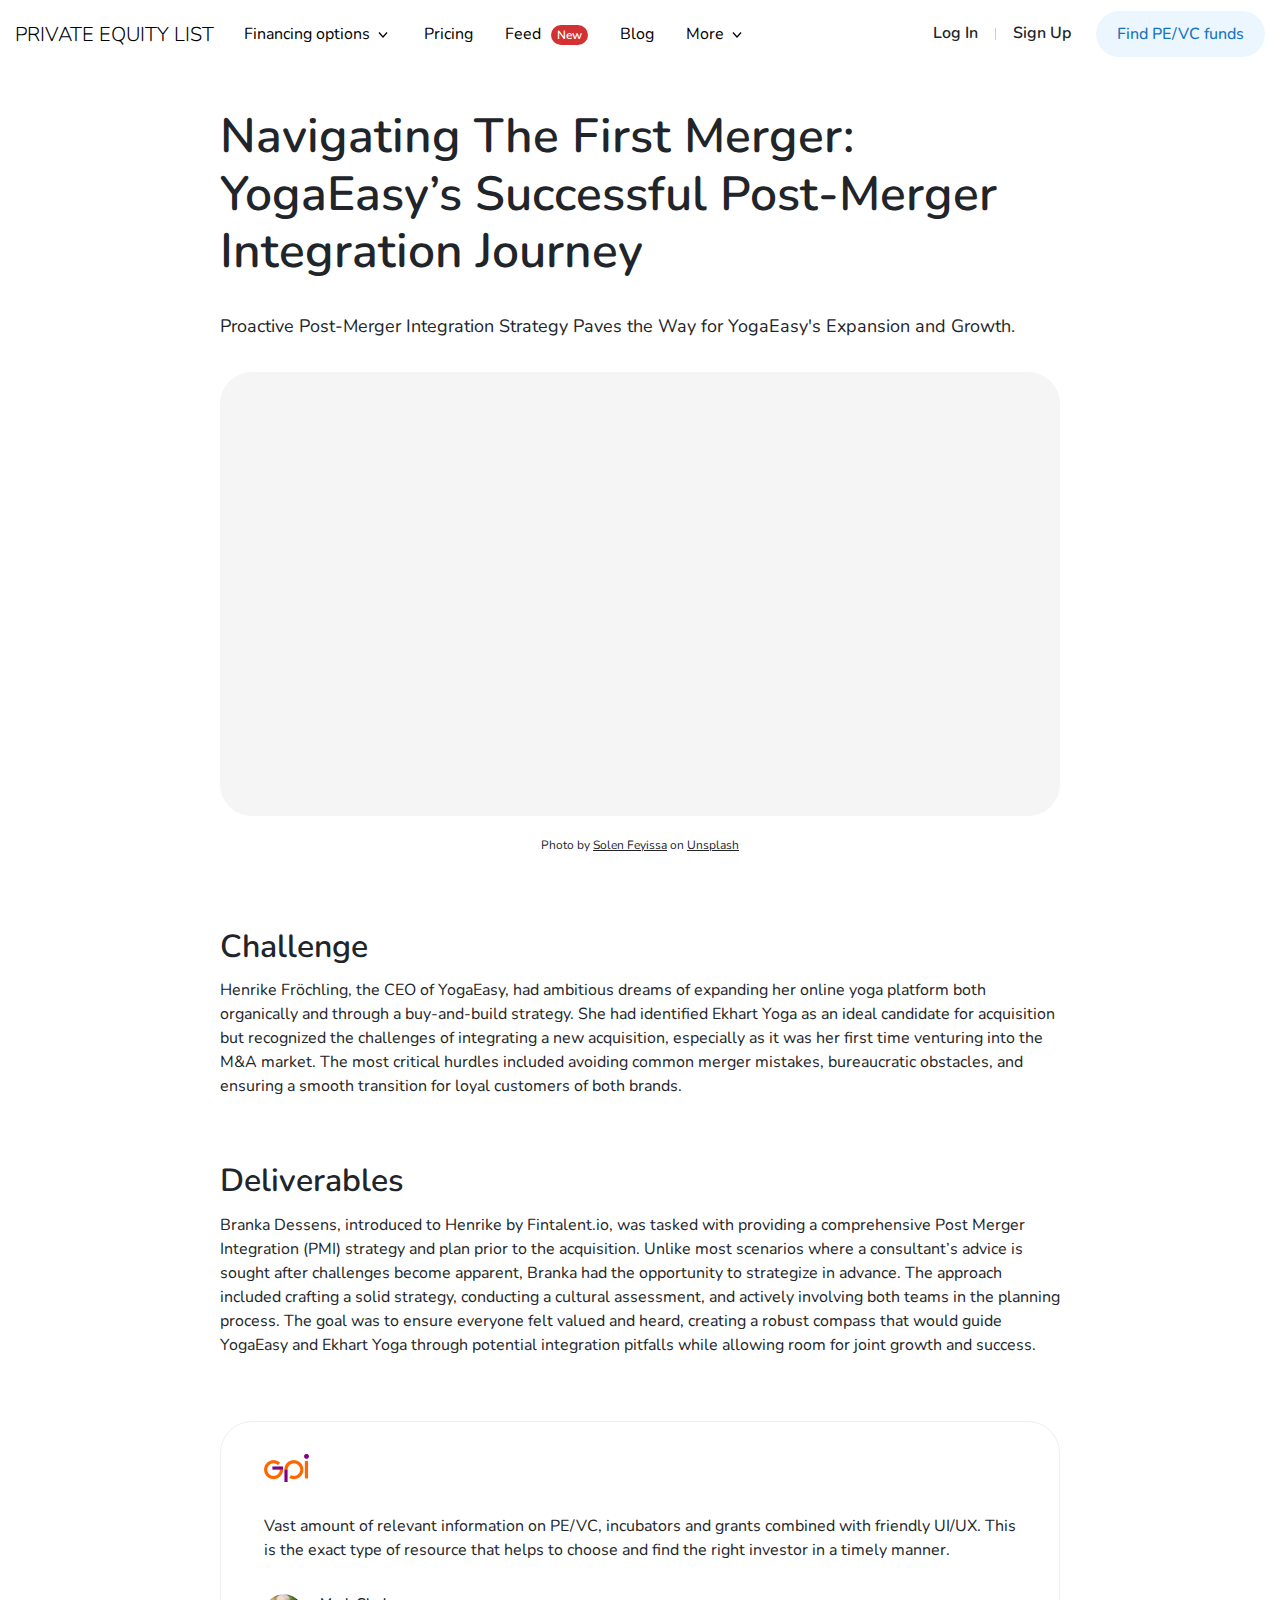
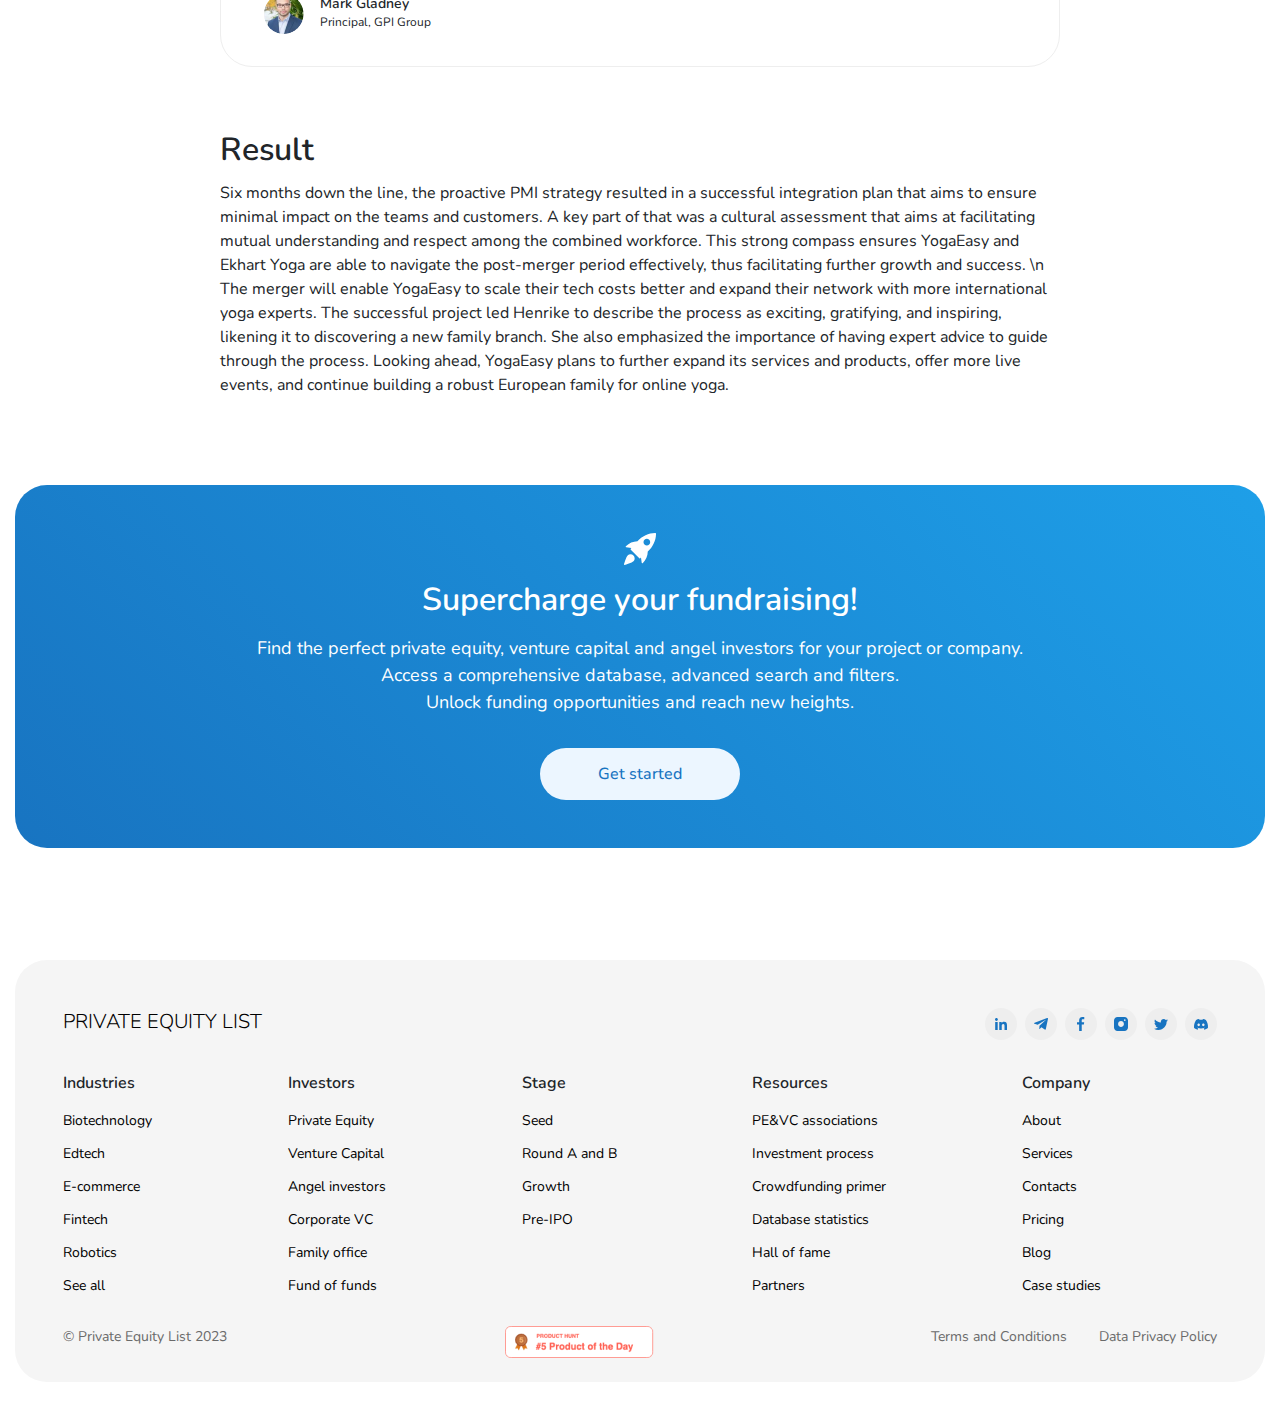
<file: case/index.html>
<!DOCTYPE html> <html lang="ru" dir="ltr" data-bvi-fontsize="10"> <head> <title>PRIVATE EQUITY LIST</title> <meta charset="utf-8"/> <meta name="viewport" content="width=device-width,initial-scale=1"/> <link href="/favicon.png" rel="icon" type="image/png"> <link rel="stylesheet" href="https://stackpath.bootstrapcdn.com/bootstrap/4.3.1/css/bootstrap.min.css" integrity="sha384-ggOyR0iXCbMQv3Xipma34MD+dH/1fQ784/j6cY/iJTQUOhcWr7x9JvoRxT2MZw1T" crossorigin="anonymous"> <link href="../assets/css/welcome_new.css" rel="stylesheet"> <link href="../assets/css/main.css" rel="stylesheet"> <script src="https://code.jquery.com/jquery-3.3.1.slim.min.js" integrity="sha384-q8i/X+965DzO0rT7abK41JStQIAqVgRVzpbzo5smXKp4YfRvH+8abtTE1Pi6jizo" crossorigin="anonymous"></script> <script src="https://cdnjs.cloudflare.com/ajax/libs/popper.js/1.14.7/umd/popper.min.js" integrity="sha384-UO2eT0CpHqdSJQ6hJty5KVphtPhzWj9WO1clHTMGa3JDZwrnQq4sF86dIHNDz0W1" crossorigin="anonymous"></script> <script src="https://stackpath.bootstrapcdn.com/bootstrap/4.3.1/js/bootstrap.min.js" integrity="sha384-JjSmVgyd0p3pXB1rRibZUAYoIIy6OrQ6VrjIEaFf/nJGzIxFDsf4x0xIM+B07jRM" crossorigin="anonymous"></script> <script src="../assets/js/common.js"></script> <link href="../assets/css/case.css" rel="stylesheet"> </head> <body class="body"> <div class="wrapper"> <header class="header"> <div class="container-custom"> <div class="header__inner"> <a href="/private_equity_list/" class="logo">PRIVATE EQUITY LIST</a> <nav class="nav nav-desktop"> <ul class="nav-desktop__list"> <li> <div class="nav-desktop__dropdown nav__dropdown dropdown"> <button type="button" id="dropdownMenuButton" class="nav-desktop__dropdown-btn nav__dropdown-btn dropdown-toggle" data-toggle="dropdown" aria-haspopup="true" aria-expanded="false"> <span>Financing options</span> <svg width="18" height="18" viewBox="0 0 18 18" fill="none">
<path d="M5.4 6L4.5 7L8.99999 12L13.5 7.00002L12.6 6.00002L9.00001 9.99999L5.4 6Z" fill="black"/>
</svg> </button> <div class="dropdown-menu nav-desktop__dropdown-items nav__dropdown-items" aria-labelledby="dropdownMenuButton"> <a class="link nav-desktop__dropdown-item nav__dropdown-item" href="/private_equity_list/investor-directory" data-cmp-ab="2">Private Equity &amp; Venture Capital</a> <a class="link nav-desktop__dropdown-item nav__dropdown-item" href="/private_equity_list/grants" data-cmp-ab="2">Grants, incubators and accelerators</a> <a class="link nav-desktop__dropdown-item nav__dropdown-item" href="/private_equity_list/alternative-financing" data-cmp-ab="2">Alternative financing</a> <a class="link nav-desktop__dropdown-item nav__dropdown-item" href="/private_equity_list/sme-financing" data-cmp-ab="2">SME debt financing</a> <a class="link nav-desktop__dropdown-item nav__dropdown-item" href="/private_equity_list/crowdfunding" data-cmp-ab="2">Crowdfunding &amp; P2P</a> </div> </div> </li> <li> <a href="/private_equity_list/" class="nav-desktop__item-link nav__item-link">Pricing</a> </li> <li> <a href="/private_equity_list/" class="nav-desktop__item-link nav__item-link"> Feed <span class="nav-desktop__item-link-new">New</span> </a> </li> <li> <a href="/private_equity_list/" class="nav-desktop__item-link nav__item-link">Blog</a> </li> <li> <div class="nav-desktop__dropdown nav__dropdown dropdown"> <button type="button" id="dropdownMenuButton-2" class="nav-desktop__dropdown-btn nav__dropdown-btn dropdown-toggle" data-toggle="dropdown" aria-haspopup="true" aria-expanded="false"> <span>More</span> <svg width="18" height="18" viewBox="0 0 18 18" fill="none">
<path d="M5.4 6L4.5 7L8.99999 12L13.5 7.00002L12.6 6.00002L9.00001 9.99999L5.4 6Z" fill="black"/>
</svg> </button> <div class="dropdown-menu nav-desktop__dropdown-items nav__dropdown-items" aria-labelledby="dropdownMenuButton-2"> <a class="link nav-desktop__dropdown-item nav__dropdown-item" href="/private_equity_list/pe-vc-assotiations" data-cmp-ab="2">PE&amp;VC Associations</a> <a class="link nav-desktop__dropdown-item nav__dropdown-item" href="/private_equity_list/investment-process" data-cmp-ab="2">PE&amp;VC Investment process</a> <a class="link nav-desktop__dropdown-item nav__dropdown-item" href="/private_equity_list/crowdfunding-primer" data-cmp-ab="2">Crowdfunding primer</a> <a class="link nav-desktop__dropdown-item nav__dropdown-item" href="/private_equity_list/about" data-cmp-ab="2">About</a> <a class="link nav-desktop__dropdown-item nav__dropdown-item" href="/private_equity_list/contacts" data-cmp-ab="2">Contacts</a> <a class="link nav-desktop__dropdown-item nav__dropdown-item" href="/private_equity_list/hall-of-fame" data-cmp-ab="2">Hall of fame ⭐</a> <a class="link nav-desktop__dropdown-item nav__dropdown-item" href="/private_equity_list/privateequityfirms" data-cmp-ab="2">Ultimate PE firms guide</a> <a class="link nav-desktop__dropdown-item nav__dropdown-item" href="/private_equity_list/venturecapitalfirms" data-cmp-ab="2">Ultimate VC firms guide</a> </div> </div> </li> </ul> <div class="nav-desktop__controls"> <div class="header__btns"> <button class="btn">Log In</button> <div class="header__btns-line"></div> <button class="btn">Sign Up</button> </div> <button class="btn header__search-fund">Find PE/VC funds</button> </div> </nav> <nav class="nav-mobile"> <div class="nav-mobile__btn burger-btn"> <span class="burger-btn__line burger-btn__line--1"></span> <span class="burger-btn__line burger-btn__line--2"></span> <span class="burger-btn__line burger-btn__line--3"></span> </div> <div class="burger-menu d-xl-none"> <div class="burger-menu__inner padding-0-15"> <div class="nav" id="burger-accordion"> <div class="burger-menu__accordion-items row m-0 d-flex flex-column"> <div> <a class="burger-menu__accordion-item d-flex w-100 justify-content-between collapsed" data-toggle="collapse" href="#burger-accordion-1" role="button" aria-expanded="false" aria-controls="burger-accordion-1" data-cmp-ab="2"> Financing options <svg width="18" height="18" viewBox="0 0 18 18" fill="none" class="arrow-bottom">
<path d="M5.4 6L4.5 7L8.99999 12L13.5 7.00002L12.6 6.00002L9.00001 9.99999L5.4 6Z" fill="black"/>
</svg> </a> <div class="collapse" id="burger-accordion-1" data-parent="#burger-accordion" style=""> <div class="card card-body footer__middle-accordion-card"> <a class="footer__middle-item" href="/private_equity_list/investor-directory" data-cmp-ab="2">Private Equity &amp; Venture Capital</a> <a class="footer__middle-item" href="/private_equity_list/grants" data-cmp-ab="2">Grants, incubators and accelerators</a> <a class="footer__middle-item" href="/private_equity_list/alternative-financing" data-cmp-ab="2">Alternative financing</a> <a class="footer__middle-item" href="/private_equity_list/sme-financing" data-cmp-ab="2">SME debt financing</a> <a class="footer__middle-item" href="/private_equity_list/crowdfunding" data-cmp-ab="2">Crowdfunding &amp; P2P</a> </div> </div> </div> <div> <a class="burger-menu__accordion-item d-flex w-100 justify-content-between collapsed" data-toggle="collapse" href="#burger-accordion-2" role="button" aria-expanded="false" aria-controls="burger-accordion-2" data-cmp-ab="2"> More + <svg width="18" height="18" viewBox="0 0 18 18" fill="none" class="arrow-bottom">
<path d="M5.4 6L4.5 7L8.99999 12L13.5 7.00002L12.6 6.00002L9.00001 9.99999L5.4 6Z" fill="black"/>
</svg> </a> <div class="collapse" id="burger-accordion-2" data-parent="#burger-accordion" style=""> <div class="card card-body footer__middle-accordion-card"> <a class="footer__middle-item" href="/private_equity_list/pe-vc-assotiations" data-cmp-ab="2">PE&amp;VC Associations</a> <a class="footer__middle-item" href="/private_equity_list/investment-process" data-cmp-ab="2">PE&amp;VC Investment process</a> <a class="footer__middle-item" href="/private_equity_list/crowdfunding-primer" data-cmp-ab="2">Crowdfunding primer</a> <a class="footer__middle-item" href="/private_equity_list/about" data-cmp-ab="2">About</a> <a class="footer__middle-item" href="/private_equity_list/contacts" data-cmp-ab="2">Contacts</a> <a class="footer__middle-item" href="/private_equity_list/hall-of-fame" data-cmp-ab="2">Hall of fame ⭐</a> <a class="footer__middle-item" href="/private_equity_list/privateequityfirms" data-cmp-ab="2">Ultimate PE firms guide</a> <a class="footer__middle-item" href="/private_equity_list/venturecapitalfirms" data-cmp-ab="2">Ultimate VC firms guide</a> </div> </div> </div> <div> <a class="burger-menu__accordion-item" href="/private_equity_list/pricing" data-cmp-ab="2">Pricing</a> </div> <div> <a class="burger-menu__accordion-item" href="/private_equity_list/feed" data-cmp-ab="2">Feed <span class="badge badge-pill badge-danger v-align-tt fs-65-percent">New</span></a> </div> <div> <a class="burger-menu__accordion-item" href="https://blog.privateequitylist.com" data-cmp-ab="2">Blog</a> </div> <div> <a class="burger-menu__accordion-item" href="https://jobs.privateequitylist.com" data-cmp-ab="2">PE/VC jobs</a> </div> </div> </div> <div class="header__btns"> <a class="btn btn-md btn-secondary btn-custom btn-md-custom btn-secondary-custom" href="/private_equity_list/search" data-cmp-ab="2">Find PE/VC funds</a> <a class="btn btn-md btn-primary btn-custom btn-md-custom btn-primary-custom" href="/private_equity_list/login" data-cmp-ab="2">Login</a> </div> </div> </div> </nav> </div> </div> </header> <main class="main"> <section class="section section-case-item"> <div class="container-custom"> <div class="case-item"> <h1 class="h1-custom case-item__title">Navigating The First Merger: YogaEasy’s Successful Post-Merger Integration Journey</h1> <p class="case-item__subtitle">Proactive Post-Merger Integration Strategy Paves the Way for YogaEasy's Expansion and Growth.</p> <div class="case-item__banner"> <div class="case-item__img"> <img src="../assets/img/_blank..png" alt=""> </div> <span>Photo by <a href="/private_equity_list/" class="link">Solen Feyissa</a> on <a href="/private_equity_list/" class="link">Unsplash</a></span> </div> <h2 class="h2-custom">Challenge</h2> <p>Henrike Fröchling, the CEO of YogaEasy, had ambitious dreams of expanding her online yoga platform both organically and through a buy-and-build strategy. She had identified Ekhart Yoga as an ideal candidate for acquisition but recognized the challenges of integrating a new acquisition, especially as it was her first time venturing into the M&A market. The most critical hurdles included avoiding common merger mistakes, bureaucratic obstacles, and ensuring a smooth transition for loyal customers of both brands.</p> <h2 class="h2-custom">Deliverables</h2> <p>Branka Dessens, introduced to Henrike by Fintalent.io, was tasked with providing a comprehensive Post Merger Integration (PMI) strategy and plan prior to the acquisition. Unlike most scenarios where a consultant’s advice is sought after challenges become apparent, Branka had the opportunity to strategize in advance. The approach included crafting a solid strategy, conducting a cultural assessment, and actively involving both teams in the planning process. The goal was to ensure everyone felt valued and heard, creating a robust compass that would guide YogaEasy and Ekhart Yoga through potential integration pitfalls while allowing room for joint growth and success.</p> <div class="review"> <div class="review__head"> <img src="../assets/img/review-logo..png" alt="" class="review__logo"> </div> <div class="review__content"> Vast amount of relevant information on PE/VC, incubators and grants combined with friendly UI/UX. This is the exact type of resource that helps to choose and find the right investor in a timely manner. </div> <div class="review__bottom"> <div class="review__author"> <div class="review__author-img"> <img src="../assets/img/review-author..png" alt="" class="review__logo"> </div> <div class="review__author-info"> <div class="review__author-name">Mark Gladney</div> <div class="review__author-role">Principal, GPI Group</div> </div> </div> </div> </div> <h2 class="h2-custom">Result</h2> <p>Six months down the line, the proactive PMI strategy resulted in a successful integration plan that aims to ensure minimal impact on the teams and customers. A key part of that was a cultural assessment that aims at facilitating mutual understanding and respect among the combined workforce. This strong compass ensures YogaEasy and Ekhart Yoga are able to navigate the post-merger period effectively, thus facilitating further growth and success. \n The merger will enable YogaEasy to scale their tech costs better and expand their network with more international yoga experts. The successful project led Henrike to describe the process as exciting, gratifying, and inspiring, likening it to discovering a new family branch. She also emphasized the importance of having expert advice to guide through the process. Looking ahead, YogaEasy plans to further expand its services and products, offer more live events, and continue building a robust European family for online yoga.</p> </div> </div> </section> <section class="section section--big get-started"> <div class="container-custom"> <div class="get-started__container"> <div class="get-started__content"> <img src="../assets/img/rocket..svg" alt="" class="get-started__img"> <h2 class="h2-custom">Supercharge your fundraising!</h2> <p class="subtitle">Find the perfect private equity, venture capital and angel investors for your project or company. <br> Access a comprehensive database, advanced search and filters. <br> Unlock funding opportunities and reach new heights.</p> <button class="btn-custom btn-secondary-custom btn-lg-custom get-started__btn">Get started</button> </div> </div> </div> </section> </main> <footer class="footer"> <div class="container-custom"> <div class="footer__inner"> <div class="footer__top"> <a href="/private_equity_list/" class="logo">PRIVATE EQUITY LIST</a> <ul class="socials__list"> <li> <a href="/private_equity_list/" class="socials__list-item--link"> <svg width="16" height="16" viewBox="0 0 16 16" fill="none">
<path d="M14 14V9.605C14 7.445 13.535 5.795 11.015 5.795C9.8 5.795 8.99 6.455 8.66 7.085H8.63V5.99H6.245V14H8.735V10.025C8.735 8.975 8.93 7.97 10.22 7.97C11.495 7.97 11.51 9.155 11.51 10.085V13.985H14V14ZM2.195 5.99H4.685V14H2.195V5.99ZM3.44 2C2.645 2 2 2.645 2 3.44C2 4.235 2.645 4.895 3.44 4.895C4.235 4.895 4.88 4.235 4.88 3.44C4.88 2.645 4.235 2 3.44 2Z" fill="#1874C1"/>
</svg> </a> </li> <li> <a href="/private_equity_list/" class="socials__list-item--link"> <svg width="16" height="16" viewBox="0 0 16 16" fill="none">
<path d="M6.49349 9.68934L6.2619 12.9467C6.59324 12.9467 6.73674 12.8044 6.90883 12.6335L8.46228 11.1489L11.6812 13.5062C12.2715 13.8352 12.6875 13.6619 12.8467 12.9631L14.9596 3.06251L14.9602 3.06193C15.1474 2.18924 14.6446 1.84798 14.0694 2.06207L1.64995 6.81694C0.802349 7.14594 0.815183 7.61845 1.50587 7.83254L4.68103 8.82015L12.0563 4.20529C12.4034 3.97545 12.719 4.10262 12.4594 4.33246L6.49349 9.68934Z" fill="#1874C1"/>
</svg> </a> </li> <li> <a href="/private_equity_list/" class="socials__list-item--link"> <svg width="16" height="16" viewBox="0 0 16 16" fill="none">
<path d="M8.71934 15V8.61441H10.8619L11.1833 6.12509H8.71934V4.53603C8.71934 3.81554 8.91859 3.32453 9.95294 3.32453L11.27 3.32399V1.09746C11.0423 1.06786 10.2604 1 9.3504 1C7.45018 1 6.14926 2.15988 6.14926 4.28949V6.12509H4.00024V8.61441H6.14926V15H8.71934Z" fill="#1874C1"/>
</svg> </a> </li> <li> <a href="/private_equity_list/" class="socials__list-item--link"> <svg width="16" height="16" viewBox="0 0 16 16" fill="none">
<path d="M11.5 1H4.5C2.57517 1 1 2.57449 1 4.5V11.5C1 13.4248 2.57517 15 4.5 15H11.5C13.4248 15 15 13.4248 15 11.5V4.5C15 2.57449 13.4248 1 11.5 1ZM8 10.9166C6.38894 10.9166 5.08328 9.61034 5.08328 8C5.08328 6.38894 6.38894 5.08328 8 5.08328C9.61034 5.08328 10.9167 6.38894 10.9167 8C10.9167 9.61034 9.61034 10.9166 8 10.9166ZM11.7917 5.08328C11.308 5.08328 10.9167 4.69144 10.9167 4.20828C10.9167 3.72511 11.308 3.33328 11.7917 3.33328C12.2754 3.33328 12.6667 3.72511 12.6667 4.20828C12.6667 4.69144 12.2754 5.08328 11.7917 5.08328Z" fill="#1874C1"/>
</svg> </a> </li> <li> <a href="/private_equity_list/" class="socials__list-item--link"> <svg width="16" height="16" viewBox="0 0 16 16" fill="none">
<path d="M15 4.30223C14.4794 4.52308 13.9246 4.66946 13.3462 4.74054C13.9412 4.397 14.3954 3.85715 14.6089 3.20646C14.0541 3.52631 13.4416 3.75223 12.7889 3.87831C12.2621 3.33592 11.5114 3 10.6924 3C9.10337 3 7.82412 4.24723 7.82412 5.77623C7.82412 5.99623 7.84338 6.20777 7.89062 6.40915C5.5045 6.29662 3.39313 5.19069 1.97475 3.506C1.72712 3.92146 1.58188 4.397 1.58188 4.90892C1.58188 5.87015 2.09375 6.72223 2.85675 7.21554C2.39562 7.20708 1.94325 7.07762 1.56 6.87369V6.90415C1.56 8.25292 2.55487 9.37323 3.8595 9.63131C3.62587 9.69308 3.37125 9.72269 3.107 9.72269C2.92325 9.72269 2.73775 9.71254 2.56362 9.67531C2.9355 10.7745 3.99075 11.5825 5.2455 11.6088C4.269 12.3475 3.02912 12.7925 1.68688 12.7925C1.4515 12.7925 1.22575 12.7824 1 12.7545C2.27137 13.5473 3.77813 14 5.403 14C10.6845 14 13.572 9.76923 13.572 6.102C13.572 5.97931 13.5676 5.86085 13.5615 5.74323C14.1311 5.35231 14.6097 4.86408 15 4.30223Z" fill="#1874C1"/>
</svg> </a> </li> <li> <a href="/private_equity_list/" class="socials__list-item--link"> <svg width="16" height="16" viewBox="0 0 16 16" fill="none">
<path d="M12.8516 3.88459C11.944 3.46796 10.9861 3.17086 10.002 3.00073C9.99304 2.99907 9.9838 3.00026 9.97557 3.00415C9.96735 3.00804 9.96056 3.01442 9.95618 3.02239C9.8331 3.24127 9.69679 3.5268 9.60134 3.75123C8.52528 3.59012 7.45471 3.59012 6.40072 3.75123C6.30523 3.52182 6.16398 3.24127 6.04035 3.02239C6.03578 3.01459 6.02897 3.00835 6.0208 3.00449C6.01263 3.00062 6.00348 2.99931 5.99455 3.00073C4.99465 3.17294 4.03778 3.4746 3.14489 3.88459C3.13712 3.88789 3.13057 3.89351 3.12614 3.9007C1.31117 6.61224 0.813946 9.25715 1.05785 11.8692C1.05895 11.882 1.06614 11.8942 1.07606 11.902C2.27353 12.7814 3.43351 13.3153 4.57191 13.6692C4.58076 13.6718 4.59021 13.6717 4.59899 13.6688C4.60777 13.6659 4.61546 13.6604 4.62102 13.653C4.8903 13.2853 5.13035 12.8975 5.33617 12.4898C5.34831 12.4659 5.33672 12.4376 5.31189 12.4281C4.93113 12.2837 4.56858 12.1075 4.21981 11.9076C4.19222 11.8915 4.19 11.852 4.2154 11.8331C4.289 11.7781 4.36131 11.7215 4.43229 11.6631C4.43852 11.658 4.44605 11.6547 4.45405 11.6536C4.46204 11.6525 4.47018 11.6537 4.47755 11.657C6.76874 12.7031 9.24923 12.7031 11.5134 11.657C11.5208 11.6535 11.529 11.6522 11.5371 11.6531C11.5452 11.6541 11.5529 11.6574 11.5592 11.6626C11.6302 11.7212 11.7027 11.7781 11.7766 11.8331C11.802 11.852 11.8003 11.8915 11.7728 11.9076C11.424 12.1114 11.0614 12.2836 10.6801 12.4275C10.6743 12.4298 10.6689 12.4332 10.6645 12.4377C10.6601 12.4421 10.6566 12.4475 10.6544 12.4533C10.6521 12.4592 10.6512 12.4655 10.6515 12.4718C10.6519 12.478 10.6535 12.4842 10.6564 12.4897C10.8667 12.8969 11.1067 13.2847 11.371 13.6525C11.3821 13.668 11.4019 13.6747 11.4201 13.6691C12.5641 13.3153 13.724 12.7814 14.9215 11.902C14.9267 11.8982 14.9309 11.8934 14.9341 11.8878C14.9372 11.8823 14.9391 11.8761 14.9397 11.8698C15.2316 8.84989 14.4508 6.22667 12.8698 3.90122C12.8659 3.89369 12.8595 3.88779 12.8516 3.88459ZM5.67838 10.2787C4.98858 10.2787 4.42018 9.64546 4.42018 8.86769C4.42018 8.08993 4.97753 7.45665 5.67838 7.45665C6.3847 7.45665 6.94759 8.09551 6.93655 8.86769C6.93655 9.64546 6.37917 10.2787 5.67838 10.2787ZM10.3303 10.2787C9.64052 10.2787 9.07212 9.64546 9.07212 8.86769C9.07212 8.08993 9.62947 7.45665 10.3303 7.45665C11.0366 7.45665 11.5995 8.09551 11.5885 8.86769C11.5885 9.64546 11.0367 10.2787 10.3303 10.2787Z" fill="#1874C1"/>
</svg> </a> </li> </ul> </div> <div class="footer__middle accordion" id="footer-accordion"> <div class="footer__middle-list" id="footer-accordion-1"> <div class="footer__middle-list-head collapsed" data-toggle="collapse" data-target="#footer-accordion-item-1" aria-expanded="false" aria-controls="footer-accordion-item-1"> <span>Industries</span> <svg width="18" height="18" viewBox="0 0 18 18" fill="none">
<path d="M5.4 6L4.5 7L8.99999 12L13.5 7.00002L12.6 6.00002L9.00001 9.99999L5.4 6Z" fill="black"/>
</svg> </div> <ul id="footer-accordion-item-1" class="footer__middle-list-body collapse" aria-labelledby="footer-accordion-1" data-parent="#footer-accordion"> <li> <a href="/private_equity_list/" class="footer__middle-item">Biotechnology</a> </li> <li> <a href="/private_equity_list/" class="footer__middle-item">Edtech</a> </li> <li> <a href="/private_equity_list/" class="footer__middle-item">E-commerce</a> </li> <li> <a href="/private_equity_list/" class="footer__middle-item">Fintech</a> </li> <li> <a href="/private_equity_list/" class="footer__middle-item">Robotics</a> </li> <li> <a href="/private_equity_list/" class="footer__middle-item">See all</a> </li> </ul> </div> <div class="footer__middle-list" id="footer-accordion-2"> <div class="footer__middle-list-head collapsed" data-toggle="collapse" data-target="#footer-accordion-item-2" aria-expanded="false" aria-controls="footer-accordion-item-2"> <span>Investors</span> <svg width="18" height="18" viewBox="0 0 18 18" fill="none">
<path d="M5.4 6L4.5 7L8.99999 12L13.5 7.00002L12.6 6.00002L9.00001 9.99999L5.4 6Z" fill="black"/>
</svg> </div> <ul id="footer-accordion-item-2" class="footer__middle-list-body collapse" aria-labelledby="footer-accordion-2" data-parent="#footer-accordion"> <li> <a href="/private_equity_list/" class="footer__middle-item">Private Equity</a> </li> <li> <a href="/private_equity_list/" class="footer__middle-item">Venture Capital</a> </li> <li> <a href="/private_equity_list/" class="footer__middle-item">Angel investors</a> </li> <li> <a href="/private_equity_list/" class="footer__middle-item">Corporate VC</a> </li> <li> <a href="/private_equity_list/" class="footer__middle-item">Family office</a> </li> <li> <a href="/private_equity_list/" class="footer__middle-item">Fund of funds</a> </li> </ul> </div> <div class="footer__middle-list" id="footer-accordion-3"> <div class="footer__middle-list-head collapsed" data-toggle="collapse" data-target="#footer-accordion-item-3" aria-expanded="false" aria-controls="footer-accordion-item-3"> <span>Stage</span> <svg width="18" height="18" viewBox="0 0 18 18" fill="none">
<path d="M5.4 6L4.5 7L8.99999 12L13.5 7.00002L12.6 6.00002L9.00001 9.99999L5.4 6Z" fill="black"/>
</svg> </div> <ul id="footer-accordion-item-3" class="footer__middle-list-body collapse" aria-labelledby="footer-accordion-3" data-parent="#footer-accordion"> <li> <a href="/private_equity_list/" class="footer__middle-item">Seed</a> </li> <li> <a href="/private_equity_list/" class="footer__middle-item">Round A and B</a> </li> <li> <a href="/private_equity_list/" class="footer__middle-item">Growth</a> </li> <li> <a href="/private_equity_list/" class="footer__middle-item">Pre-IPO</a> </li> </ul> </div> <div class="footer__middle-list" id="footer-accordion-4"> <div class="footer__middle-list-head collapsed" data-toggle="collapse" data-target="#footer-accordion-item-4" aria-expanded="false" aria-controls="footer-accordion-item-4"> <span>Resources</span> <svg width="18" height="18" viewBox="0 0 18 18" fill="none">
<path d="M5.4 6L4.5 7L8.99999 12L13.5 7.00002L12.6 6.00002L9.00001 9.99999L5.4 6Z" fill="black"/>
</svg> </div> <ul id="footer-accordion-item-4" class="footer__middle-list-body collapse" aria-labelledby="footer-accordion-4" data-parent="#footer-accordion"> <li> <a href="/private_equity_list/" class="footer__middle-item">PE&VC associations</a> </li> <li> <a href="/private_equity_list/" class="footer__middle-item">Investment process</a> </li> <li> <a href="/private_equity_list/" class="footer__middle-item">Crowdfunding primer</a> </li> <li> <a href="/private_equity_list/" class="footer__middle-item">Database statistics</a> </li> <li> <a href="/private_equity_list/" class="footer__middle-item">Hall of fame</a> </li> <li> <a href="/private_equity_list/" class="footer__middle-item">Partners</a> </li> </ul> </div> <div class="footer__middle-list" id="footer-accordion-5"> <div class="footer__middle-list-head collapsed" data-toggle="collapse" data-target="#footer-accordion-item-5" aria-expanded="false" aria-controls="footer-accordion-item-5"> <span>Company</span> <svg width="18" height="18" viewBox="0 0 18 18" fill="none">
<path d="M5.4 6L4.5 7L8.99999 12L13.5 7.00002L12.6 6.00002L9.00001 9.99999L5.4 6Z" fill="black"/>
</svg> </div> <ul id="footer-accordion-item-5" class="footer__middle-list-body collapse" aria-labelledby="footer-accordion-5" data-parent="#footer-accordion"> <li> <a href="/private_equity_list/about" class="footer__middle-item">About</a> </li> <li> <a href="/private_equity_list/" class="footer__middle-item">Services</a> </li> <li> <a href="/private_equity_list/contacts" class="footer__middle-item">Contacts</a> </li> <li> <a href="/private_equity_list/" class="footer__middle-item">Pricing</a> </li> <li> <a href="/private_equity_list/" class="footer__middle-item">Blog</a> </li> <li> <a href="/private_equity_list/case_studies" class="footer__middle-item">Case studies</a> </li> </ul> </div> </div> <div class="footer__bottom"> <a href="/private_equity_list/" class="link copyright">© Private Equity List 2023</a> <a href="/private_equity_list/" class="product-hunt"> <img src="../assets/img/product-hunt..png" alt="product-hunt" class="product-hunt-img"> </a> <div class="policy"> <a href="/private_equity_list/" class="link policy-link">Terms and Conditions</a> <a href="/private_equity_list/" class="link policy-link">Data Privacy Policy</a> </div> </div> </div> </div> </footer> </div> </body> </html>
</file>
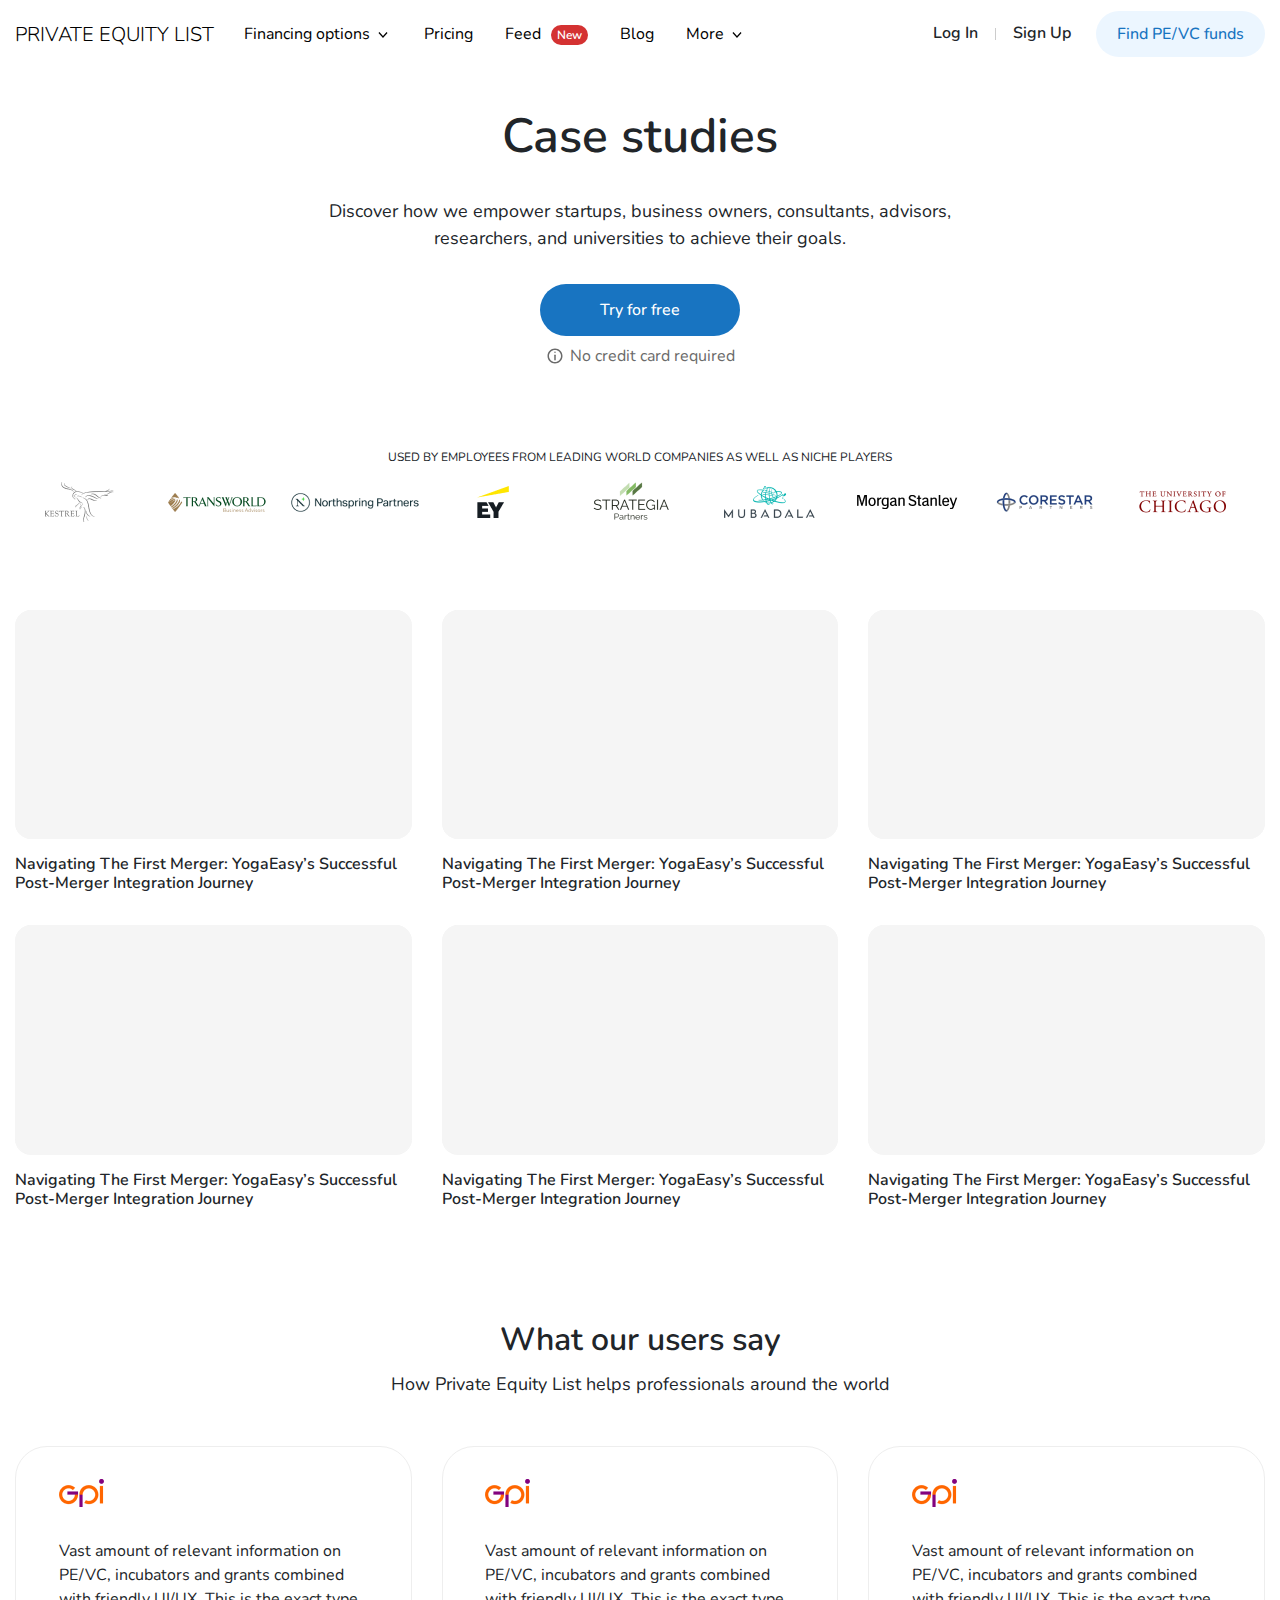
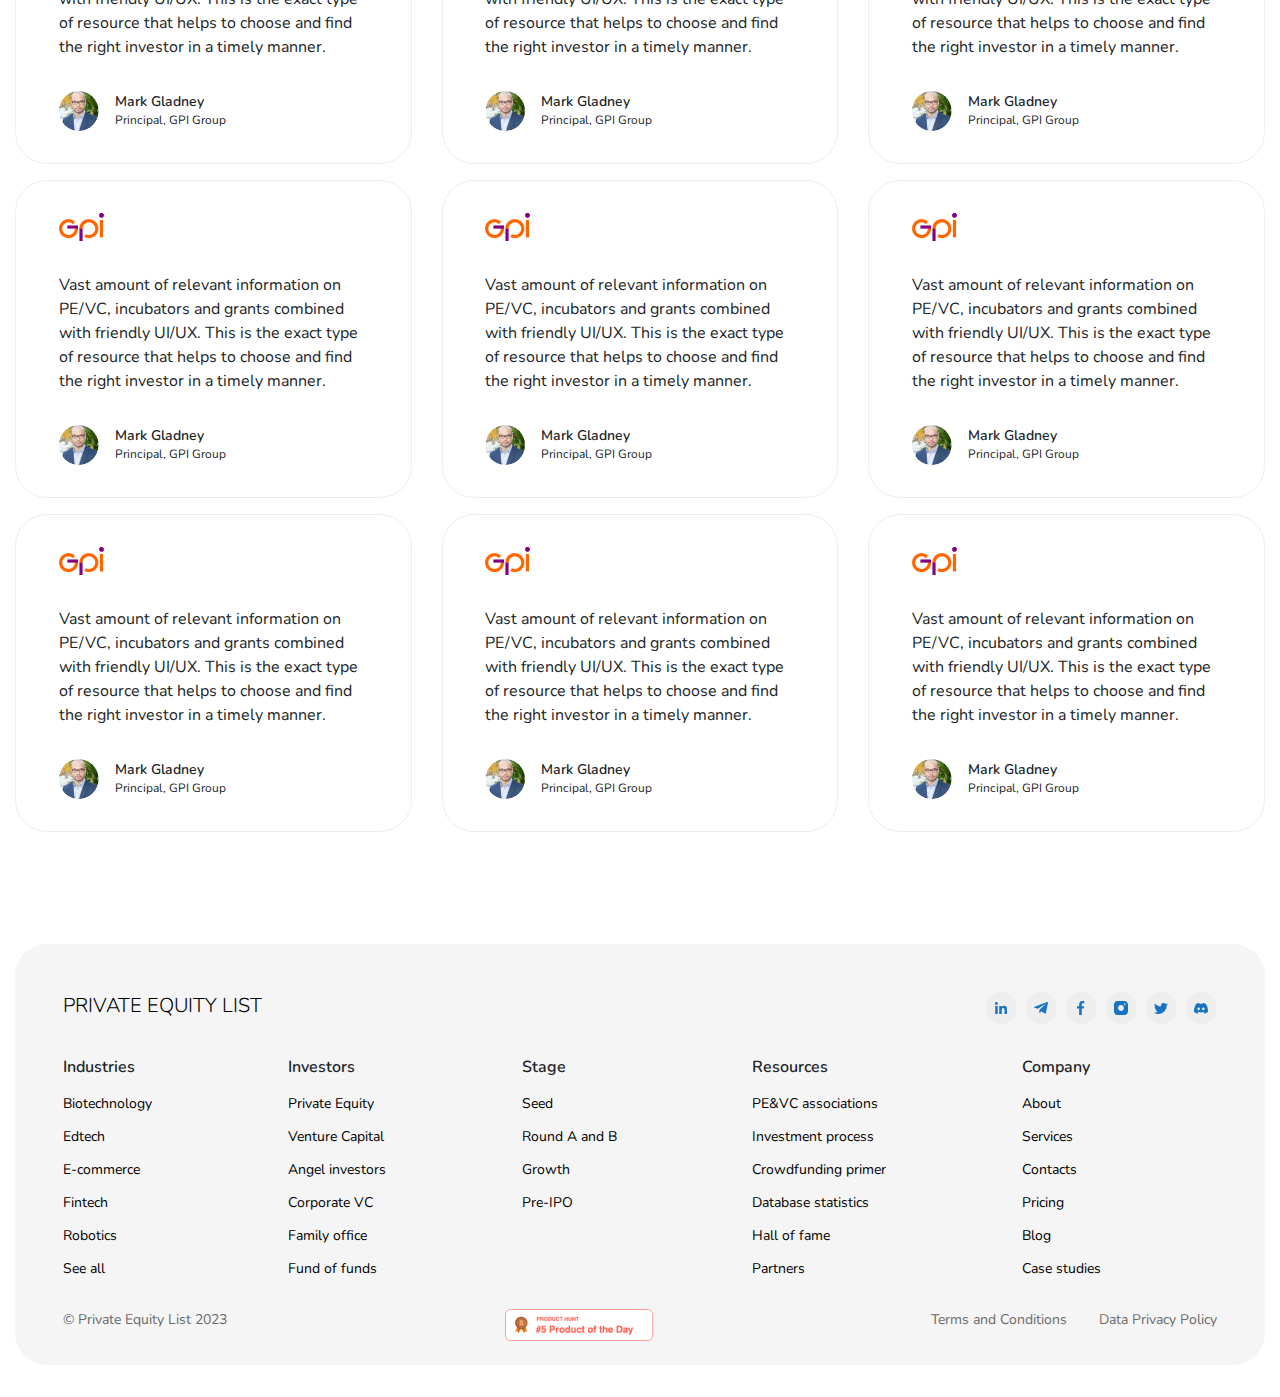
<file: case_studies/index.html>
<!DOCTYPE html> <html lang="ru" dir="ltr" data-bvi-fontsize="10"> <head> <title>PRIVATE EQUITY LIST</title> <meta charset="utf-8"/> <meta name="viewport" content="width=device-width,initial-scale=1"/> <link href="/favicon.png" rel="icon" type="image/png"> <link rel="stylesheet" href="https://stackpath.bootstrapcdn.com/bootstrap/4.3.1/css/bootstrap.min.css" integrity="sha384-ggOyR0iXCbMQv3Xipma34MD+dH/1fQ784/j6cY/iJTQUOhcWr7x9JvoRxT2MZw1T" crossorigin="anonymous"> <link href="../assets/css/welcome_new.css" rel="stylesheet"> <link href="../assets/css/main.css" rel="stylesheet"> <script src="https://code.jquery.com/jquery-3.3.1.slim.min.js" integrity="sha384-q8i/X+965DzO0rT7abK41JStQIAqVgRVzpbzo5smXKp4YfRvH+8abtTE1Pi6jizo" crossorigin="anonymous"></script> <script src="https://cdnjs.cloudflare.com/ajax/libs/popper.js/1.14.7/umd/popper.min.js" integrity="sha384-UO2eT0CpHqdSJQ6hJty5KVphtPhzWj9WO1clHTMGa3JDZwrnQq4sF86dIHNDz0W1" crossorigin="anonymous"></script> <script src="https://stackpath.bootstrapcdn.com/bootstrap/4.3.1/js/bootstrap.min.js" integrity="sha384-JjSmVgyd0p3pXB1rRibZUAYoIIy6OrQ6VrjIEaFf/nJGzIxFDsf4x0xIM+B07jRM" crossorigin="anonymous"></script> <script src="../assets/js/common.js"></script> <link href="../assets/css/case_studies.css" rel="stylesheet"> </head> <body class="body"> <div class="wrapper"> <header class="header"> <div class="container-custom"> <div class="header__inner"> <a href="/private_equity_list/" class="logo">PRIVATE EQUITY LIST</a> <nav class="nav nav-desktop"> <ul class="nav-desktop__list"> <li> <div class="nav-desktop__dropdown nav__dropdown dropdown"> <button type="button" id="dropdownMenuButton" class="nav-desktop__dropdown-btn nav__dropdown-btn dropdown-toggle" data-toggle="dropdown" aria-haspopup="true" aria-expanded="false"> <span>Financing options</span> <svg width="18" height="18" viewBox="0 0 18 18" fill="none">
<path d="M5.4 6L4.5 7L8.99999 12L13.5 7.00002L12.6 6.00002L9.00001 9.99999L5.4 6Z" fill="black"/>
</svg> </button> <div class="dropdown-menu nav-desktop__dropdown-items nav__dropdown-items" aria-labelledby="dropdownMenuButton"> <a class="link nav-desktop__dropdown-item nav__dropdown-item" href="/private_equity_list/investor-directory" data-cmp-ab="2">Private Equity &amp; Venture Capital</a> <a class="link nav-desktop__dropdown-item nav__dropdown-item" href="/private_equity_list/grants" data-cmp-ab="2">Grants, incubators and accelerators</a> <a class="link nav-desktop__dropdown-item nav__dropdown-item" href="/private_equity_list/alternative-financing" data-cmp-ab="2">Alternative financing</a> <a class="link nav-desktop__dropdown-item nav__dropdown-item" href="/private_equity_list/sme-financing" data-cmp-ab="2">SME debt financing</a> <a class="link nav-desktop__dropdown-item nav__dropdown-item" href="/private_equity_list/crowdfunding" data-cmp-ab="2">Crowdfunding &amp; P2P</a> </div> </div> </li> <li> <a href="/private_equity_list/" class="nav-desktop__item-link nav__item-link">Pricing</a> </li> <li> <a href="/private_equity_list/" class="nav-desktop__item-link nav__item-link"> Feed <span class="nav-desktop__item-link-new">New</span> </a> </li> <li> <a href="/private_equity_list/" class="nav-desktop__item-link nav__item-link">Blog</a> </li> <li> <div class="nav-desktop__dropdown nav__dropdown dropdown"> <button type="button" id="dropdownMenuButton-2" class="nav-desktop__dropdown-btn nav__dropdown-btn dropdown-toggle" data-toggle="dropdown" aria-haspopup="true" aria-expanded="false"> <span>More</span> <svg width="18" height="18" viewBox="0 0 18 18" fill="none">
<path d="M5.4 6L4.5 7L8.99999 12L13.5 7.00002L12.6 6.00002L9.00001 9.99999L5.4 6Z" fill="black"/>
</svg> </button> <div class="dropdown-menu nav-desktop__dropdown-items nav__dropdown-items" aria-labelledby="dropdownMenuButton-2"> <a class="link nav-desktop__dropdown-item nav__dropdown-item" href="/private_equity_list/pe-vc-assotiations" data-cmp-ab="2">PE&amp;VC Associations</a> <a class="link nav-desktop__dropdown-item nav__dropdown-item" href="/private_equity_list/investment-process" data-cmp-ab="2">PE&amp;VC Investment process</a> <a class="link nav-desktop__dropdown-item nav__dropdown-item" href="/private_equity_list/crowdfunding-primer" data-cmp-ab="2">Crowdfunding primer</a> <a class="link nav-desktop__dropdown-item nav__dropdown-item" href="/private_equity_list/about" data-cmp-ab="2">About</a> <a class="link nav-desktop__dropdown-item nav__dropdown-item" href="/private_equity_list/contacts" data-cmp-ab="2">Contacts</a> <a class="link nav-desktop__dropdown-item nav__dropdown-item" href="/private_equity_list/hall-of-fame" data-cmp-ab="2">Hall of fame ⭐</a> <a class="link nav-desktop__dropdown-item nav__dropdown-item" href="/private_equity_list/privateequityfirms" data-cmp-ab="2">Ultimate PE firms guide</a> <a class="link nav-desktop__dropdown-item nav__dropdown-item" href="/private_equity_list/venturecapitalfirms" data-cmp-ab="2">Ultimate VC firms guide</a> </div> </div> </li> </ul> <div class="nav-desktop__controls"> <div class="header__btns"> <button class="btn">Log In</button> <div class="header__btns-line"></div> <button class="btn">Sign Up</button> </div> <button class="btn header__search-fund">Find PE/VC funds</button> </div> </nav> <nav class="nav-mobile"> <div class="nav-mobile__btn burger-btn"> <span class="burger-btn__line burger-btn__line--1"></span> <span class="burger-btn__line burger-btn__line--2"></span> <span class="burger-btn__line burger-btn__line--3"></span> </div> <div class="burger-menu d-xl-none"> <div class="burger-menu__inner padding-0-15"> <div class="nav" id="burger-accordion"> <div class="burger-menu__accordion-items row m-0 d-flex flex-column"> <div> <a class="burger-menu__accordion-item d-flex w-100 justify-content-between collapsed" data-toggle="collapse" href="#burger-accordion-1" role="button" aria-expanded="false" aria-controls="burger-accordion-1" data-cmp-ab="2"> Financing options <svg width="18" height="18" viewBox="0 0 18 18" fill="none" class="arrow-bottom">
<path d="M5.4 6L4.5 7L8.99999 12L13.5 7.00002L12.6 6.00002L9.00001 9.99999L5.4 6Z" fill="black"/>
</svg> </a> <div class="collapse" id="burger-accordion-1" data-parent="#burger-accordion" style=""> <div class="card card-body footer__middle-accordion-card"> <a class="footer__middle-item" href="/private_equity_list/investor-directory" data-cmp-ab="2">Private Equity &amp; Venture Capital</a> <a class="footer__middle-item" href="/private_equity_list/grants" data-cmp-ab="2">Grants, incubators and accelerators</a> <a class="footer__middle-item" href="/private_equity_list/alternative-financing" data-cmp-ab="2">Alternative financing</a> <a class="footer__middle-item" href="/private_equity_list/sme-financing" data-cmp-ab="2">SME debt financing</a> <a class="footer__middle-item" href="/private_equity_list/crowdfunding" data-cmp-ab="2">Crowdfunding &amp; P2P</a> </div> </div> </div> <div> <a class="burger-menu__accordion-item d-flex w-100 justify-content-between collapsed" data-toggle="collapse" href="#burger-accordion-2" role="button" aria-expanded="false" aria-controls="burger-accordion-2" data-cmp-ab="2"> More + <svg width="18" height="18" viewBox="0 0 18 18" fill="none" class="arrow-bottom">
<path d="M5.4 6L4.5 7L8.99999 12L13.5 7.00002L12.6 6.00002L9.00001 9.99999L5.4 6Z" fill="black"/>
</svg> </a> <div class="collapse" id="burger-accordion-2" data-parent="#burger-accordion" style=""> <div class="card card-body footer__middle-accordion-card"> <a class="footer__middle-item" href="/private_equity_list/pe-vc-assotiations" data-cmp-ab="2">PE&amp;VC Associations</a> <a class="footer__middle-item" href="/private_equity_list/investment-process" data-cmp-ab="2">PE&amp;VC Investment process</a> <a class="footer__middle-item" href="/private_equity_list/crowdfunding-primer" data-cmp-ab="2">Crowdfunding primer</a> <a class="footer__middle-item" href="/private_equity_list/about" data-cmp-ab="2">About</a> <a class="footer__middle-item" href="/private_equity_list/contacts" data-cmp-ab="2">Contacts</a> <a class="footer__middle-item" href="/private_equity_list/hall-of-fame" data-cmp-ab="2">Hall of fame ⭐</a> <a class="footer__middle-item" href="/private_equity_list/privateequityfirms" data-cmp-ab="2">Ultimate PE firms guide</a> <a class="footer__middle-item" href="/private_equity_list/venturecapitalfirms" data-cmp-ab="2">Ultimate VC firms guide</a> </div> </div> </div> <div> <a class="burger-menu__accordion-item" href="/private_equity_list/pricing" data-cmp-ab="2">Pricing</a> </div> <div> <a class="burger-menu__accordion-item" href="/private_equity_list/feed" data-cmp-ab="2">Feed <span class="badge badge-pill badge-danger v-align-tt fs-65-percent">New</span></a> </div> <div> <a class="burger-menu__accordion-item" href="https://blog.privateequitylist.com" data-cmp-ab="2">Blog</a> </div> <div> <a class="burger-menu__accordion-item" href="https://jobs.privateequitylist.com" data-cmp-ab="2">PE/VC jobs</a> </div> </div> </div> <div class="header__btns"> <a class="btn btn-md btn-secondary btn-custom btn-md-custom btn-secondary-custom" href="/private_equity_list/search" data-cmp-ab="2">Find PE/VC funds</a> <a class="btn btn-md btn-primary btn-custom btn-md-custom btn-primary-custom" href="/private_equity_list/login" data-cmp-ab="2">Login</a> </div> </div> </div> </nav> </div> </div> </header> <main class="main"> <section class="section banner-section banner-section--empty"> <div class="container-custom"> <div class="row"> <div class="col-12"> <h1 class="h1-custom">Case studies</h1> <p class="subtitle">Discover how we empower startups, business owners, consultants, advisors, researchers, and universities to achieve their goals.</p> <div class="banner-section__btns"> <button class="btn-custom btn-primary-custom btn-lg-custom banner-section__btn">Try for free</button> <div class="banner-section__info"> <svg width="18" height="18" viewBox="0 0 18 18" fill="none">
<path d="M8.25 8.23453C8.25 7.82031 8.58579 7.48453 9 7.48453C9.41421 7.48453 9.75 7.82031 9.75 8.23453V12.7345C9.75 13.1487 9.41421 13.4845 9 13.4845C8.58579 13.4845 8.25 13.1487 8.25 12.7345V8.23453Z" fill="#6A6A6A"/>
<path d="M9 4.53836C8.58579 4.53836 8.25 4.87415 8.25 5.28836C8.25 5.70257 8.58579 6.03836 9 6.03836C9.41421 6.03836 9.75 5.70257 9.75 5.28836C9.75 4.87415 9.41421 4.53836 9 4.53836Z" fill="#6A6A6A"/>
<path fill-rule="evenodd" clip-rule="evenodd" d="M9 1.5C4.85786 1.5 1.5 4.85786 1.5 9C1.5 13.1421 4.85786 16.5 9 16.5C13.1421 16.5 16.5 13.1421 16.5 9C16.5 4.85786 13.1421 1.5 9 1.5ZM3 9C3 12.3137 5.68629 15 9 15C12.3137 15 15 12.3137 15 9C15 5.68629 12.3137 3 9 3C5.68629 3 3 5.68629 3 9Z" fill="#6A6A6A"/>
</svg> <span>No credit card required</span> </div> </div> </div> </div> </div> </section> <section class="section investors investors--marquee"> <div class="container-custom"> <div class="investors__title">Used by employees from leading world companies as well as niche players</div> <div class="investors__content"> <div class="investors__list"> <a href="/private_equity_list/" class="investors__item"> <img src="../assets/img/investors-1..png" alt=""> </a> <a href="/private_equity_list/" class="investors__item"> <img src="../assets/img/investors-2..png" alt=""> </a> <a href="/private_equity_list/" class="investors__item"> <img src="../assets/img/investors-3..png" alt=""> </a> <a href="/private_equity_list/" class="investors__item"> <img src="[data-uri]" alt=""> </a> <a href="/private_equity_list/" class="investors__item"> <img src="../assets/img/investors-5..png" alt=""> </a> <a href="/private_equity_list/" class="investors__item"> <img src="../assets/img/investors-6..png" alt=""> </a> <a href="/private_equity_list/" class="investors__item"> <img src="../assets/img/investors-7..png" alt=""> </a> <a href="/private_equity_list/" class="investors__item"> <img src="../assets/img/investors-8..png" alt=""> </a> <a href="/private_equity_list/" class="investors__item"> <img src="../assets/img/investors-9..png" alt=""> </a> <a href="/private_equity_list/" class="investors__item"> <img src="../assets/img/investors-10..png" alt=""> </a> </div> <div class="investors__list"> <a href="/private_equity_list/" class="investors__item"> <img src="../assets/img/investors-1..png" alt=""> </a> <a href="/private_equity_list/" class="investors__item"> <img src="../assets/img/investors-2..png" alt=""> </a> <a href="/private_equity_list/" class="investors__item"> <img src="../assets/img/investors-3..png" alt=""> </a> <a href="/private_equity_list/" class="investors__item"> <img src="[data-uri]" alt=""> </a> <a href="/private_equity_list/" class="investors__item"> <img src="../assets/img/investors-5..png" alt=""> </a> <a href="/private_equity_list/" class="investors__item"> <img src="../assets/img/investors-6..png" alt=""> </a> <a href="/private_equity_list/" class="investors__item"> <img src="../assets/img/investors-7..png" alt=""> </a> <a href="/private_equity_list/" class="investors__item"> <img src="../assets/img/investors-8..png" alt=""> </a> <a href="/private_equity_list/" class="investors__item"> <img src="../assets/img/investors-9..png" alt=""> </a> <a href="/private_equity_list/" class="investors__item"> <img src="../assets/img/investors-10..png" alt=""> </a> </div> </div> </div> </section> <section class="section cases"> <div class="container-custom"> <div class="row"> <div class="col-12 col-sm-6 col-lg-4 mb-4"> <a href="/private_equity_list/case" class="link case"> <div class="case__img"> <img src="../assets/img/_blank..png" alt=""> </div> <div class="case__content"> <div class="case__title">Navigating The First Merger: YogaEasy’s Successful Post-Merger Integration Journey </div> </div> </a> </div> <div class="col-12 col-sm-6 col-lg-4 mb-4"> <a href="/private_equity_list/case" class="link case"> <div class="case__img"> <img src="../assets/img/_blank..png" alt=""> </div> <div class="case__content"> <div class="case__title">Navigating The First Merger: YogaEasy’s Successful Post-Merger Integration Journey </div> </div> </a> </div> <div class="col-12 col-sm-6 col-lg-4 mb-4"> <a href="/private_equity_list/case" class="link case"> <div class="case__img"> <img src="../assets/img/_blank..png" alt=""> </div> <div class="case__content"> <div class="case__title">Navigating The First Merger: YogaEasy’s Successful Post-Merger Integration Journey </div> </div> </a> </div> <div class="col-12 col-sm-6 col-lg-4 mb-4"> <a href="/private_equity_list/case" class="link case"> <div class="case__img"> <img src="../assets/img/_blank..png" alt=""> </div> <div class="case__content"> <div class="case__title">Navigating The First Merger: YogaEasy’s Successful Post-Merger Integration Journey </div> </div> </a> </div> <div class="col-12 col-sm-6 col-lg-4 mb-4"> <a href="/private_equity_list/case" class="link case"> <div class="case__img"> <img src="../assets/img/_blank..png" alt=""> </div> <div class="case__content"> <div class="case__title">Navigating The First Merger: YogaEasy’s Successful Post-Merger Integration Journey </div> </div> </a> </div> <div class="col-12 col-sm-6 col-lg-4 mb-4"> <a href="/private_equity_list/case" class="link case"> <div class="case__img"> <img src="../assets/img/_blank..png" alt=""> </div> <div class="case__content"> <div class="case__title">Navigating The First Merger: YogaEasy’s Successful Post-Merger Integration Journey </div> </div> </a> </div> </div> </div> </section> <section class="section case-reviews"> <div class="container-custom"> <div class="section__head case-reviews__head"> <h2 class="h2-custom">What our users say</h2> <p class="subtitle">How Private Equity List helps professionals around the world</p> </div> <div class="row"> <div class="col-12 col-sm-6 col-lg-4 mb-3"> <div class="review"> <div class="review__head"> <img src="../assets/img/review-logo..png" alt="" class="review__logo"> </div> <div class="review__content"> Vast amount of relevant information on PE/VC, incubators and grants combined with friendly UI/UX. This is the exact type of resource that helps to choose and find the right investor in a timely manner. </div> <div class="review__bottom"> <div class="review__author"> <div class="review__author-img"> <img src="../assets/img/review-author..png" alt="" class="review__logo"> </div> <div class="review__author-info"> <div class="review__author-name">Mark Gladney</div> <div class="review__author-role">Principal, GPI Group</div> </div> </div> </div> </div> </div> <div class="col-12 col-sm-6 col-lg-4 mb-3"> <div class="review"> <div class="review__head"> <img src="../assets/img/review-logo..png" alt="" class="review__logo"> </div> <div class="review__content"> Vast amount of relevant information on PE/VC, incubators and grants combined with friendly UI/UX. This is the exact type of resource that helps to choose and find the right investor in a timely manner. </div> <div class="review__bottom"> <div class="review__author"> <div class="review__author-img"> <img src="../assets/img/review-author..png" alt="" class="review__logo"> </div> <div class="review__author-info"> <div class="review__author-name">Mark Gladney</div> <div class="review__author-role">Principal, GPI Group</div> </div> </div> </div> </div> </div> <div class="col-12 col-sm-6 col-lg-4 mb-3"> <div class="review"> <div class="review__head"> <img src="../assets/img/review-logo..png" alt="" class="review__logo"> </div> <div class="review__content"> Vast amount of relevant information on PE/VC, incubators and grants combined with friendly UI/UX. This is the exact type of resource that helps to choose and find the right investor in a timely manner. </div> <div class="review__bottom"> <div class="review__author"> <div class="review__author-img"> <img src="../assets/img/review-author..png" alt="" class="review__logo"> </div> <div class="review__author-info"> <div class="review__author-name">Mark Gladney</div> <div class="review__author-role">Principal, GPI Group</div> </div> </div> </div> </div> </div> <div class="col-12 col-sm-6 col-lg-4 mb-3"> <div class="review"> <div class="review__head"> <img src="../assets/img/review-logo..png" alt="" class="review__logo"> </div> <div class="review__content"> Vast amount of relevant information on PE/VC, incubators and grants combined with friendly UI/UX. This is the exact type of resource that helps to choose and find the right investor in a timely manner. </div> <div class="review__bottom"> <div class="review__author"> <div class="review__author-img"> <img src="../assets/img/review-author..png" alt="" class="review__logo"> </div> <div class="review__author-info"> <div class="review__author-name">Mark Gladney</div> <div class="review__author-role">Principal, GPI Group</div> </div> </div> </div> </div> </div> <div class="col-12 col-sm-6 col-lg-4 mb-3"> <div class="review"> <div class="review__head"> <img src="../assets/img/review-logo..png" alt="" class="review__logo"> </div> <div class="review__content"> Vast amount of relevant information on PE/VC, incubators and grants combined with friendly UI/UX. This is the exact type of resource that helps to choose and find the right investor in a timely manner. </div> <div class="review__bottom"> <div class="review__author"> <div class="review__author-img"> <img src="../assets/img/review-author..png" alt="" class="review__logo"> </div> <div class="review__author-info"> <div class="review__author-name">Mark Gladney</div> <div class="review__author-role">Principal, GPI Group</div> </div> </div> </div> </div> </div> <div class="col-12 col-sm-6 col-lg-4 mb-3"> <div class="review"> <div class="review__head"> <img src="../assets/img/review-logo..png" alt="" class="review__logo"> </div> <div class="review__content"> Vast amount of relevant information on PE/VC, incubators and grants combined with friendly UI/UX. This is the exact type of resource that helps to choose and find the right investor in a timely manner. </div> <div class="review__bottom"> <div class="review__author"> <div class="review__author-img"> <img src="../assets/img/review-author..png" alt="" class="review__logo"> </div> <div class="review__author-info"> <div class="review__author-name">Mark Gladney</div> <div class="review__author-role">Principal, GPI Group</div> </div> </div> </div> </div> </div> <div class="col-12 col-sm-6 col-lg-4 mb-3"> <div class="review"> <div class="review__head"> <img src="../assets/img/review-logo..png" alt="" class="review__logo"> </div> <div class="review__content"> Vast amount of relevant information on PE/VC, incubators and grants combined with friendly UI/UX. This is the exact type of resource that helps to choose and find the right investor in a timely manner. </div> <div class="review__bottom"> <div class="review__author"> <div class="review__author-img"> <img src="../assets/img/review-author..png" alt="" class="review__logo"> </div> <div class="review__author-info"> <div class="review__author-name">Mark Gladney</div> <div class="review__author-role">Principal, GPI Group</div> </div> </div> </div> </div> </div> <div class="col-12 col-sm-6 col-lg-4 mb-3"> <div class="review"> <div class="review__head"> <img src="../assets/img/review-logo..png" alt="" class="review__logo"> </div> <div class="review__content"> Vast amount of relevant information on PE/VC, incubators and grants combined with friendly UI/UX. This is the exact type of resource that helps to choose and find the right investor in a timely manner. </div> <div class="review__bottom"> <div class="review__author"> <div class="review__author-img"> <img src="../assets/img/review-author..png" alt="" class="review__logo"> </div> <div class="review__author-info"> <div class="review__author-name">Mark Gladney</div> <div class="review__author-role">Principal, GPI Group</div> </div> </div> </div> </div> </div> <div class="col-12 col-sm-6 col-lg-4 mb-3"> <div class="review"> <div class="review__head"> <img src="../assets/img/review-logo..png" alt="" class="review__logo"> </div> <div class="review__content"> Vast amount of relevant information on PE/VC, incubators and grants combined with friendly UI/UX. This is the exact type of resource that helps to choose and find the right investor in a timely manner. </div> <div class="review__bottom"> <div class="review__author"> <div class="review__author-img"> <img src="../assets/img/review-author..png" alt="" class="review__logo"> </div> <div class="review__author-info"> <div class="review__author-name">Mark Gladney</div> <div class="review__author-role">Principal, GPI Group</div> </div> </div> </div> </div> </div> </div> </div> </section> </main> <footer class="footer"> <div class="container-custom"> <div class="footer__inner"> <div class="footer__top"> <a href="/private_equity_list/" class="logo">PRIVATE EQUITY LIST</a> <ul class="socials__list"> <li> <a href="/private_equity_list/" class="socials__list-item--link"> <svg width="16" height="16" viewBox="0 0 16 16" fill="none">
<path d="M14 14V9.605C14 7.445 13.535 5.795 11.015 5.795C9.8 5.795 8.99 6.455 8.66 7.085H8.63V5.99H6.245V14H8.735V10.025C8.735 8.975 8.93 7.97 10.22 7.97C11.495 7.97 11.51 9.155 11.51 10.085V13.985H14V14ZM2.195 5.99H4.685V14H2.195V5.99ZM3.44 2C2.645 2 2 2.645 2 3.44C2 4.235 2.645 4.895 3.44 4.895C4.235 4.895 4.88 4.235 4.88 3.44C4.88 2.645 4.235 2 3.44 2Z" fill="#1874C1"/>
</svg> </a> </li> <li> <a href="/private_equity_list/" class="socials__list-item--link"> <svg width="16" height="16" viewBox="0 0 16 16" fill="none">
<path d="M6.49349 9.68934L6.2619 12.9467C6.59324 12.9467 6.73674 12.8044 6.90883 12.6335L8.46228 11.1489L11.6812 13.5062C12.2715 13.8352 12.6875 13.6619 12.8467 12.9631L14.9596 3.06251L14.9602 3.06193C15.1474 2.18924 14.6446 1.84798 14.0694 2.06207L1.64995 6.81694C0.802349 7.14594 0.815183 7.61845 1.50587 7.83254L4.68103 8.82015L12.0563 4.20529C12.4034 3.97545 12.719 4.10262 12.4594 4.33246L6.49349 9.68934Z" fill="#1874C1"/>
</svg> </a> </li> <li> <a href="/private_equity_list/" class="socials__list-item--link"> <svg width="16" height="16" viewBox="0 0 16 16" fill="none">
<path d="M8.71934 15V8.61441H10.8619L11.1833 6.12509H8.71934V4.53603C8.71934 3.81554 8.91859 3.32453 9.95294 3.32453L11.27 3.32399V1.09746C11.0423 1.06786 10.2604 1 9.3504 1C7.45018 1 6.14926 2.15988 6.14926 4.28949V6.12509H4.00024V8.61441H6.14926V15H8.71934Z" fill="#1874C1"/>
</svg> </a> </li> <li> <a href="/private_equity_list/" class="socials__list-item--link"> <svg width="16" height="16" viewBox="0 0 16 16" fill="none">
<path d="M11.5 1H4.5C2.57517 1 1 2.57449 1 4.5V11.5C1 13.4248 2.57517 15 4.5 15H11.5C13.4248 15 15 13.4248 15 11.5V4.5C15 2.57449 13.4248 1 11.5 1ZM8 10.9166C6.38894 10.9166 5.08328 9.61034 5.08328 8C5.08328 6.38894 6.38894 5.08328 8 5.08328C9.61034 5.08328 10.9167 6.38894 10.9167 8C10.9167 9.61034 9.61034 10.9166 8 10.9166ZM11.7917 5.08328C11.308 5.08328 10.9167 4.69144 10.9167 4.20828C10.9167 3.72511 11.308 3.33328 11.7917 3.33328C12.2754 3.33328 12.6667 3.72511 12.6667 4.20828C12.6667 4.69144 12.2754 5.08328 11.7917 5.08328Z" fill="#1874C1"/>
</svg> </a> </li> <li> <a href="/private_equity_list/" class="socials__list-item--link"> <svg width="16" height="16" viewBox="0 0 16 16" fill="none">
<path d="M15 4.30223C14.4794 4.52308 13.9246 4.66946 13.3462 4.74054C13.9412 4.397 14.3954 3.85715 14.6089 3.20646C14.0541 3.52631 13.4416 3.75223 12.7889 3.87831C12.2621 3.33592 11.5114 3 10.6924 3C9.10337 3 7.82412 4.24723 7.82412 5.77623C7.82412 5.99623 7.84338 6.20777 7.89062 6.40915C5.5045 6.29662 3.39313 5.19069 1.97475 3.506C1.72712 3.92146 1.58188 4.397 1.58188 4.90892C1.58188 5.87015 2.09375 6.72223 2.85675 7.21554C2.39562 7.20708 1.94325 7.07762 1.56 6.87369V6.90415C1.56 8.25292 2.55487 9.37323 3.8595 9.63131C3.62587 9.69308 3.37125 9.72269 3.107 9.72269C2.92325 9.72269 2.73775 9.71254 2.56362 9.67531C2.9355 10.7745 3.99075 11.5825 5.2455 11.6088C4.269 12.3475 3.02912 12.7925 1.68688 12.7925C1.4515 12.7925 1.22575 12.7824 1 12.7545C2.27137 13.5473 3.77813 14 5.403 14C10.6845 14 13.572 9.76923 13.572 6.102C13.572 5.97931 13.5676 5.86085 13.5615 5.74323C14.1311 5.35231 14.6097 4.86408 15 4.30223Z" fill="#1874C1"/>
</svg> </a> </li> <li> <a href="/private_equity_list/" class="socials__list-item--link"> <svg width="16" height="16" viewBox="0 0 16 16" fill="none">
<path d="M12.8516 3.88459C11.944 3.46796 10.9861 3.17086 10.002 3.00073C9.99304 2.99907 9.9838 3.00026 9.97557 3.00415C9.96735 3.00804 9.96056 3.01442 9.95618 3.02239C9.8331 3.24127 9.69679 3.5268 9.60134 3.75123C8.52528 3.59012 7.45471 3.59012 6.40072 3.75123C6.30523 3.52182 6.16398 3.24127 6.04035 3.02239C6.03578 3.01459 6.02897 3.00835 6.0208 3.00449C6.01263 3.00062 6.00348 2.99931 5.99455 3.00073C4.99465 3.17294 4.03778 3.4746 3.14489 3.88459C3.13712 3.88789 3.13057 3.89351 3.12614 3.9007C1.31117 6.61224 0.813946 9.25715 1.05785 11.8692C1.05895 11.882 1.06614 11.8942 1.07606 11.902C2.27353 12.7814 3.43351 13.3153 4.57191 13.6692C4.58076 13.6718 4.59021 13.6717 4.59899 13.6688C4.60777 13.6659 4.61546 13.6604 4.62102 13.653C4.8903 13.2853 5.13035 12.8975 5.33617 12.4898C5.34831 12.4659 5.33672 12.4376 5.31189 12.4281C4.93113 12.2837 4.56858 12.1075 4.21981 11.9076C4.19222 11.8915 4.19 11.852 4.2154 11.8331C4.289 11.7781 4.36131 11.7215 4.43229 11.6631C4.43852 11.658 4.44605 11.6547 4.45405 11.6536C4.46204 11.6525 4.47018 11.6537 4.47755 11.657C6.76874 12.7031 9.24923 12.7031 11.5134 11.657C11.5208 11.6535 11.529 11.6522 11.5371 11.6531C11.5452 11.6541 11.5529 11.6574 11.5592 11.6626C11.6302 11.7212 11.7027 11.7781 11.7766 11.8331C11.802 11.852 11.8003 11.8915 11.7728 11.9076C11.424 12.1114 11.0614 12.2836 10.6801 12.4275C10.6743 12.4298 10.6689 12.4332 10.6645 12.4377C10.6601 12.4421 10.6566 12.4475 10.6544 12.4533C10.6521 12.4592 10.6512 12.4655 10.6515 12.4718C10.6519 12.478 10.6535 12.4842 10.6564 12.4897C10.8667 12.8969 11.1067 13.2847 11.371 13.6525C11.3821 13.668 11.4019 13.6747 11.4201 13.6691C12.5641 13.3153 13.724 12.7814 14.9215 11.902C14.9267 11.8982 14.9309 11.8934 14.9341 11.8878C14.9372 11.8823 14.9391 11.8761 14.9397 11.8698C15.2316 8.84989 14.4508 6.22667 12.8698 3.90122C12.8659 3.89369 12.8595 3.88779 12.8516 3.88459ZM5.67838 10.2787C4.98858 10.2787 4.42018 9.64546 4.42018 8.86769C4.42018 8.08993 4.97753 7.45665 5.67838 7.45665C6.3847 7.45665 6.94759 8.09551 6.93655 8.86769C6.93655 9.64546 6.37917 10.2787 5.67838 10.2787ZM10.3303 10.2787C9.64052 10.2787 9.07212 9.64546 9.07212 8.86769C9.07212 8.08993 9.62947 7.45665 10.3303 7.45665C11.0366 7.45665 11.5995 8.09551 11.5885 8.86769C11.5885 9.64546 11.0367 10.2787 10.3303 10.2787Z" fill="#1874C1"/>
</svg> </a> </li> </ul> </div> <div class="footer__middle accordion" id="footer-accordion"> <div class="footer__middle-list" id="footer-accordion-1"> <div class="footer__middle-list-head collapsed" data-toggle="collapse" data-target="#footer-accordion-item-1" aria-expanded="false" aria-controls="footer-accordion-item-1"> <span>Industries</span> <svg width="18" height="18" viewBox="0 0 18 18" fill="none">
<path d="M5.4 6L4.5 7L8.99999 12L13.5 7.00002L12.6 6.00002L9.00001 9.99999L5.4 6Z" fill="black"/>
</svg> </div> <ul id="footer-accordion-item-1" class="footer__middle-list-body collapse" aria-labelledby="footer-accordion-1" data-parent="#footer-accordion"> <li> <a href="/private_equity_list/" class="footer__middle-item">Biotechnology</a> </li> <li> <a href="/private_equity_list/" class="footer__middle-item">Edtech</a> </li> <li> <a href="/private_equity_list/" class="footer__middle-item">E-commerce</a> </li> <li> <a href="/private_equity_list/" class="footer__middle-item">Fintech</a> </li> <li> <a href="/private_equity_list/" class="footer__middle-item">Robotics</a> </li> <li> <a href="/private_equity_list/" class="footer__middle-item">See all</a> </li> </ul> </div> <div class="footer__middle-list" id="footer-accordion-2"> <div class="footer__middle-list-head collapsed" data-toggle="collapse" data-target="#footer-accordion-item-2" aria-expanded="false" aria-controls="footer-accordion-item-2"> <span>Investors</span> <svg width="18" height="18" viewBox="0 0 18 18" fill="none">
<path d="M5.4 6L4.5 7L8.99999 12L13.5 7.00002L12.6 6.00002L9.00001 9.99999L5.4 6Z" fill="black"/>
</svg> </div> <ul id="footer-accordion-item-2" class="footer__middle-list-body collapse" aria-labelledby="footer-accordion-2" data-parent="#footer-accordion"> <li> <a href="/private_equity_list/" class="footer__middle-item">Private Equity</a> </li> <li> <a href="/private_equity_list/" class="footer__middle-item">Venture Capital</a> </li> <li> <a href="/private_equity_list/" class="footer__middle-item">Angel investors</a> </li> <li> <a href="/private_equity_list/" class="footer__middle-item">Corporate VC</a> </li> <li> <a href="/private_equity_list/" class="footer__middle-item">Family office</a> </li> <li> <a href="/private_equity_list/" class="footer__middle-item">Fund of funds</a> </li> </ul> </div> <div class="footer__middle-list" id="footer-accordion-3"> <div class="footer__middle-list-head collapsed" data-toggle="collapse" data-target="#footer-accordion-item-3" aria-expanded="false" aria-controls="footer-accordion-item-3"> <span>Stage</span> <svg width="18" height="18" viewBox="0 0 18 18" fill="none">
<path d="M5.4 6L4.5 7L8.99999 12L13.5 7.00002L12.6 6.00002L9.00001 9.99999L5.4 6Z" fill="black"/>
</svg> </div> <ul id="footer-accordion-item-3" class="footer__middle-list-body collapse" aria-labelledby="footer-accordion-3" data-parent="#footer-accordion"> <li> <a href="/private_equity_list/" class="footer__middle-item">Seed</a> </li> <li> <a href="/private_equity_list/" class="footer__middle-item">Round A and B</a> </li> <li> <a href="/private_equity_list/" class="footer__middle-item">Growth</a> </li> <li> <a href="/private_equity_list/" class="footer__middle-item">Pre-IPO</a> </li> </ul> </div> <div class="footer__middle-list" id="footer-accordion-4"> <div class="footer__middle-list-head collapsed" data-toggle="collapse" data-target="#footer-accordion-item-4" aria-expanded="false" aria-controls="footer-accordion-item-4"> <span>Resources</span> <svg width="18" height="18" viewBox="0 0 18 18" fill="none">
<path d="M5.4 6L4.5 7L8.99999 12L13.5 7.00002L12.6 6.00002L9.00001 9.99999L5.4 6Z" fill="black"/>
</svg> </div> <ul id="footer-accordion-item-4" class="footer__middle-list-body collapse" aria-labelledby="footer-accordion-4" data-parent="#footer-accordion"> <li> <a href="/private_equity_list/" class="footer__middle-item">PE&VC associations</a> </li> <li> <a href="/private_equity_list/" class="footer__middle-item">Investment process</a> </li> <li> <a href="/private_equity_list/" class="footer__middle-item">Crowdfunding primer</a> </li> <li> <a href="/private_equity_list/" class="footer__middle-item">Database statistics</a> </li> <li> <a href="/private_equity_list/" class="footer__middle-item">Hall of fame</a> </li> <li> <a href="/private_equity_list/" class="footer__middle-item">Partners</a> </li> </ul> </div> <div class="footer__middle-list" id="footer-accordion-5"> <div class="footer__middle-list-head collapsed" data-toggle="collapse" data-target="#footer-accordion-item-5" aria-expanded="false" aria-controls="footer-accordion-item-5"> <span>Company</span> <svg width="18" height="18" viewBox="0 0 18 18" fill="none">
<path d="M5.4 6L4.5 7L8.99999 12L13.5 7.00002L12.6 6.00002L9.00001 9.99999L5.4 6Z" fill="black"/>
</svg> </div> <ul id="footer-accordion-item-5" class="footer__middle-list-body collapse" aria-labelledby="footer-accordion-5" data-parent="#footer-accordion"> <li> <a href="/private_equity_list/about" class="footer__middle-item">About</a> </li> <li> <a href="/private_equity_list/" class="footer__middle-item">Services</a> </li> <li> <a href="/private_equity_list/contacts" class="footer__middle-item">Contacts</a> </li> <li> <a href="/private_equity_list/" class="footer__middle-item">Pricing</a> </li> <li> <a href="/private_equity_list/" class="footer__middle-item">Blog</a> </li> <li> <a href="/private_equity_list/case_studies" class="footer__middle-item">Case studies</a> </li> </ul> </div> </div> <div class="footer__bottom"> <a href="/private_equity_list/" class="link copyright">© Private Equity List 2023</a> <a href="/private_equity_list/" class="product-hunt"> <img src="../assets/img/product-hunt..png" alt="product-hunt" class="product-hunt-img"> </a> <div class="policy"> <a href="/private_equity_list/" class="link policy-link">Terms and Conditions</a> <a href="/private_equity_list/" class="link policy-link">Data Privacy Policy</a> </div> </div> </div> </div> </footer> </div> </body> </html>
</file>
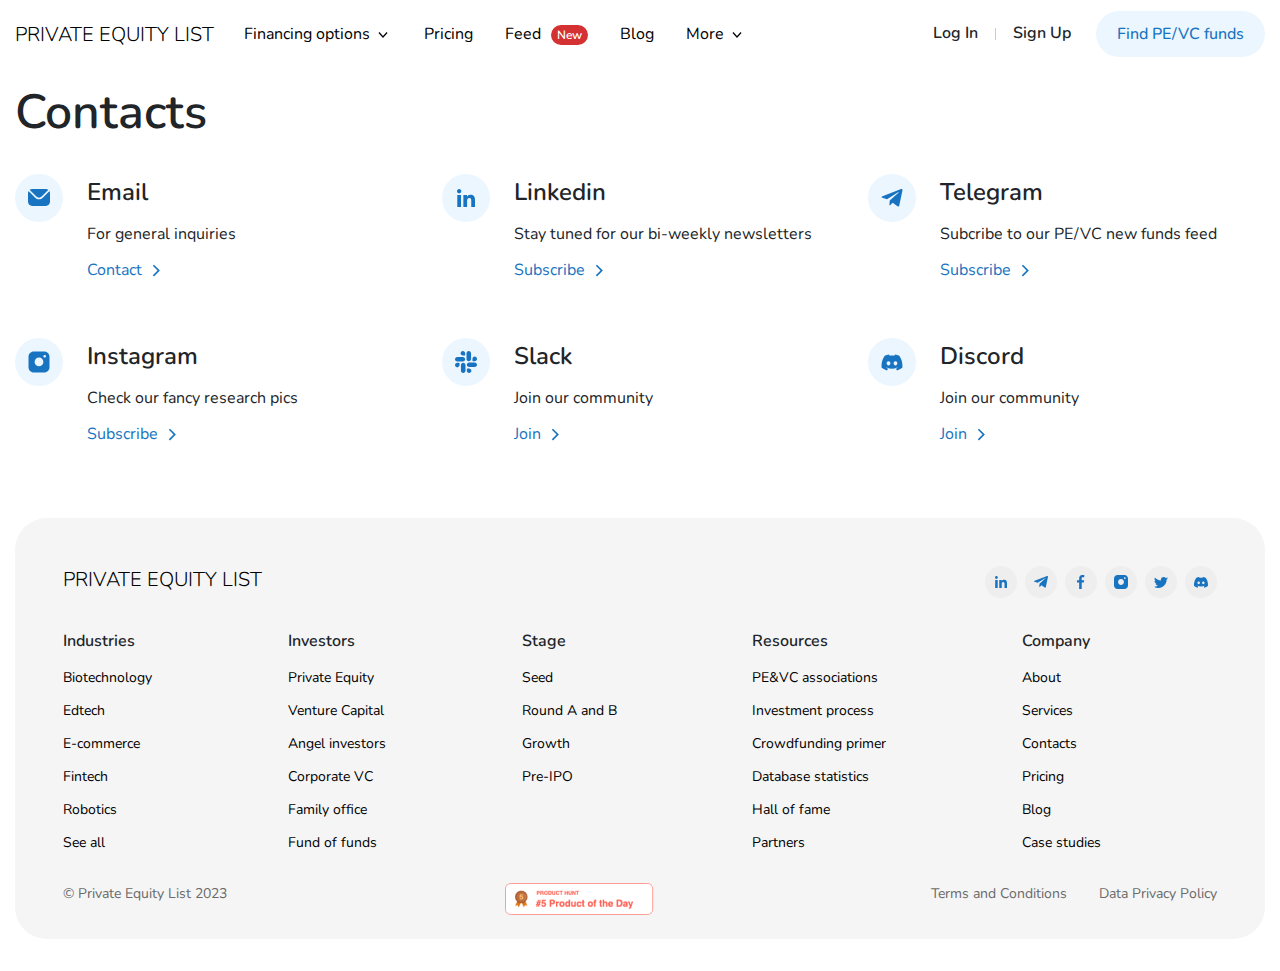
<file: contacts/index.html>
<!DOCTYPE html> <html lang="ru" dir="ltr" data-bvi-fontsize="10"> <head> <title>PRIVATE EQUITY LIST</title> <meta charset="utf-8"/> <meta name="viewport" content="width=device-width,initial-scale=1"/> <link href="/favicon.png" rel="icon" type="image/png"> <link rel="stylesheet" href="https://stackpath.bootstrapcdn.com/bootstrap/4.3.1/css/bootstrap.min.css" integrity="sha384-ggOyR0iXCbMQv3Xipma34MD+dH/1fQ784/j6cY/iJTQUOhcWr7x9JvoRxT2MZw1T" crossorigin="anonymous"> <link href="../assets/css/welcome_new.css" rel="stylesheet"> <link href="../assets/css/main.css" rel="stylesheet"> <script src="https://code.jquery.com/jquery-3.3.1.slim.min.js" integrity="sha384-q8i/X+965DzO0rT7abK41JStQIAqVgRVzpbzo5smXKp4YfRvH+8abtTE1Pi6jizo" crossorigin="anonymous"></script> <script src="https://cdnjs.cloudflare.com/ajax/libs/popper.js/1.14.7/umd/popper.min.js" integrity="sha384-UO2eT0CpHqdSJQ6hJty5KVphtPhzWj9WO1clHTMGa3JDZwrnQq4sF86dIHNDz0W1" crossorigin="anonymous"></script> <script src="https://stackpath.bootstrapcdn.com/bootstrap/4.3.1/js/bootstrap.min.js" integrity="sha384-JjSmVgyd0p3pXB1rRibZUAYoIIy6OrQ6VrjIEaFf/nJGzIxFDsf4x0xIM+B07jRM" crossorigin="anonymous"></script> <script src="../assets/js/common.js"></script> <link href="../assets/css/contacts.css" rel="stylesheet"> </head> <body class="body"> <div class="wrapper"> <header class="header"> <div class="container-custom"> <div class="header__inner"> <a href="/private_equity_list/" class="logo">PRIVATE EQUITY LIST</a> <nav class="nav nav-desktop"> <ul class="nav-desktop__list"> <li> <div class="nav-desktop__dropdown nav__dropdown dropdown"> <button type="button" id="dropdownMenuButton" class="nav-desktop__dropdown-btn nav__dropdown-btn dropdown-toggle" data-toggle="dropdown" aria-haspopup="true" aria-expanded="false"> <span>Financing options</span> <svg width="18" height="18" viewBox="0 0 18 18" fill="none">
<path d="M5.4 6L4.5 7L8.99999 12L13.5 7.00002L12.6 6.00002L9.00001 9.99999L5.4 6Z" fill="black"/>
</svg> </button> <div class="dropdown-menu nav-desktop__dropdown-items nav__dropdown-items" aria-labelledby="dropdownMenuButton"> <a class="link nav-desktop__dropdown-item nav__dropdown-item" href="/private_equity_list/investor-directory" data-cmp-ab="2">Private Equity &amp; Venture Capital</a> <a class="link nav-desktop__dropdown-item nav__dropdown-item" href="/private_equity_list/grants" data-cmp-ab="2">Grants, incubators and accelerators</a> <a class="link nav-desktop__dropdown-item nav__dropdown-item" href="/private_equity_list/alternative-financing" data-cmp-ab="2">Alternative financing</a> <a class="link nav-desktop__dropdown-item nav__dropdown-item" href="/private_equity_list/sme-financing" data-cmp-ab="2">SME debt financing</a> <a class="link nav-desktop__dropdown-item nav__dropdown-item" href="/private_equity_list/crowdfunding" data-cmp-ab="2">Crowdfunding &amp; P2P</a> </div> </div> </li> <li> <a href="/private_equity_list/" class="nav-desktop__item-link nav__item-link">Pricing</a> </li> <li> <a href="/private_equity_list/" class="nav-desktop__item-link nav__item-link"> Feed <span class="nav-desktop__item-link-new">New</span> </a> </li> <li> <a href="/private_equity_list/" class="nav-desktop__item-link nav__item-link">Blog</a> </li> <li> <div class="nav-desktop__dropdown nav__dropdown dropdown"> <button type="button" id="dropdownMenuButton-2" class="nav-desktop__dropdown-btn nav__dropdown-btn dropdown-toggle" data-toggle="dropdown" aria-haspopup="true" aria-expanded="false"> <span>More</span> <svg width="18" height="18" viewBox="0 0 18 18" fill="none">
<path d="M5.4 6L4.5 7L8.99999 12L13.5 7.00002L12.6 6.00002L9.00001 9.99999L5.4 6Z" fill="black"/>
</svg> </button> <div class="dropdown-menu nav-desktop__dropdown-items nav__dropdown-items" aria-labelledby="dropdownMenuButton-2"> <a class="link nav-desktop__dropdown-item nav__dropdown-item" href="/private_equity_list/pe-vc-assotiations" data-cmp-ab="2">PE&amp;VC Associations</a> <a class="link nav-desktop__dropdown-item nav__dropdown-item" href="/private_equity_list/investment-process" data-cmp-ab="2">PE&amp;VC Investment process</a> <a class="link nav-desktop__dropdown-item nav__dropdown-item" href="/private_equity_list/crowdfunding-primer" data-cmp-ab="2">Crowdfunding primer</a> <a class="link nav-desktop__dropdown-item nav__dropdown-item" href="/private_equity_list/about" data-cmp-ab="2">About</a> <a class="link nav-desktop__dropdown-item nav__dropdown-item" href="/private_equity_list/contacts" data-cmp-ab="2">Contacts</a> <a class="link nav-desktop__dropdown-item nav__dropdown-item" href="/private_equity_list/hall-of-fame" data-cmp-ab="2">Hall of fame ⭐</a> <a class="link nav-desktop__dropdown-item nav__dropdown-item" href="/private_equity_list/privateequityfirms" data-cmp-ab="2">Ultimate PE firms guide</a> <a class="link nav-desktop__dropdown-item nav__dropdown-item" href="/private_equity_list/venturecapitalfirms" data-cmp-ab="2">Ultimate VC firms guide</a> </div> </div> </li> </ul> <div class="nav-desktop__controls"> <div class="header__btns"> <button class="btn">Log In</button> <div class="header__btns-line"></div> <button class="btn">Sign Up</button> </div> <button class="btn header__search-fund">Find PE/VC funds</button> </div> </nav> <nav class="nav-mobile"> <div class="nav-mobile__btn burger-btn"> <span class="burger-btn__line burger-btn__line--1"></span> <span class="burger-btn__line burger-btn__line--2"></span> <span class="burger-btn__line burger-btn__line--3"></span> </div> <div class="burger-menu d-xl-none"> <div class="burger-menu__inner padding-0-15"> <div class="nav" id="burger-accordion"> <div class="burger-menu__accordion-items row m-0 d-flex flex-column"> <div> <a class="burger-menu__accordion-item d-flex w-100 justify-content-between collapsed" data-toggle="collapse" href="#burger-accordion-1" role="button" aria-expanded="false" aria-controls="burger-accordion-1" data-cmp-ab="2"> Financing options <svg width="18" height="18" viewBox="0 0 18 18" fill="none" class="arrow-bottom">
<path d="M5.4 6L4.5 7L8.99999 12L13.5 7.00002L12.6 6.00002L9.00001 9.99999L5.4 6Z" fill="black"/>
</svg> </a> <div class="collapse" id="burger-accordion-1" data-parent="#burger-accordion" style=""> <div class="card card-body footer__middle-accordion-card"> <a class="footer__middle-item" href="/private_equity_list/investor-directory" data-cmp-ab="2">Private Equity &amp; Venture Capital</a> <a class="footer__middle-item" href="/private_equity_list/grants" data-cmp-ab="2">Grants, incubators and accelerators</a> <a class="footer__middle-item" href="/private_equity_list/alternative-financing" data-cmp-ab="2">Alternative financing</a> <a class="footer__middle-item" href="/private_equity_list/sme-financing" data-cmp-ab="2">SME debt financing</a> <a class="footer__middle-item" href="/private_equity_list/crowdfunding" data-cmp-ab="2">Crowdfunding &amp; P2P</a> </div> </div> </div> <div> <a class="burger-menu__accordion-item d-flex w-100 justify-content-between collapsed" data-toggle="collapse" href="#burger-accordion-2" role="button" aria-expanded="false" aria-controls="burger-accordion-2" data-cmp-ab="2"> More + <svg width="18" height="18" viewBox="0 0 18 18" fill="none" class="arrow-bottom">
<path d="M5.4 6L4.5 7L8.99999 12L13.5 7.00002L12.6 6.00002L9.00001 9.99999L5.4 6Z" fill="black"/>
</svg> </a> <div class="collapse" id="burger-accordion-2" data-parent="#burger-accordion" style=""> <div class="card card-body footer__middle-accordion-card"> <a class="footer__middle-item" href="/private_equity_list/pe-vc-assotiations" data-cmp-ab="2">PE&amp;VC Associations</a> <a class="footer__middle-item" href="/private_equity_list/investment-process" data-cmp-ab="2">PE&amp;VC Investment process</a> <a class="footer__middle-item" href="/private_equity_list/crowdfunding-primer" data-cmp-ab="2">Crowdfunding primer</a> <a class="footer__middle-item" href="/private_equity_list/about" data-cmp-ab="2">About</a> <a class="footer__middle-item" href="/private_equity_list/contacts" data-cmp-ab="2">Contacts</a> <a class="footer__middle-item" href="/private_equity_list/hall-of-fame" data-cmp-ab="2">Hall of fame ⭐</a> <a class="footer__middle-item" href="/private_equity_list/privateequityfirms" data-cmp-ab="2">Ultimate PE firms guide</a> <a class="footer__middle-item" href="/private_equity_list/venturecapitalfirms" data-cmp-ab="2">Ultimate VC firms guide</a> </div> </div> </div> <div> <a class="burger-menu__accordion-item" href="/private_equity_list/pricing" data-cmp-ab="2">Pricing</a> </div> <div> <a class="burger-menu__accordion-item" href="/private_equity_list/feed" data-cmp-ab="2">Feed <span class="badge badge-pill badge-danger v-align-tt fs-65-percent">New</span></a> </div> <div> <a class="burger-menu__accordion-item" href="https://blog.privateequitylist.com" data-cmp-ab="2">Blog</a> </div> <div> <a class="burger-menu__accordion-item" href="https://jobs.privateequitylist.com" data-cmp-ab="2">PE/VC jobs</a> </div> </div> </div> <div class="header__btns"> <a class="btn btn-md btn-secondary btn-custom btn-md-custom btn-secondary-custom" href="/private_equity_list/search" data-cmp-ab="2">Find PE/VC funds</a> <a class="btn btn-md btn-primary btn-custom btn-md-custom btn-primary-custom" href="/private_equity_list/login" data-cmp-ab="2">Login</a> </div> </div> </div> </nav> </div> </div> </header> <main class="main"> <section class="section section--small"> <div class="container-custom"> <div class="h1-custom">Contacts</div> </div> </section> <section class="section section--small contacs-section"> <div class="container-custom"> <div class="row"> <div class="col-12 col-sm-6 col-lg-4 mb-xs-16 mb-sm-40 mb-lg-56"> <div class="contact"> <div class="contact__icon"> <svg width="24" height="24" viewBox="0 0 24 24" fill="none">
<path fill-rule="evenodd" clip-rule="evenodd" d="M2.76691 3.97925L9.3787 10.5939C10.8208 12.0332 13.178 12.0344 14.6212 10.5939L21.233 3.97925C21.2487 3.9637 21.2607 3.94491 21.2683 3.9242C21.2758 3.90349 21.2787 3.88138 21.2768 3.85942C21.2748 3.83746 21.2681 3.81619 21.257 3.79714C21.2459 3.77808 21.2308 3.76169 21.2127 3.74913C20.5383 3.27882 19.7178 3 18.834 3H5.16603C4.28214 3 3.46164 3.27887 2.78727 3.74913C2.76915 3.76169 2.75401 3.77808 2.74293 3.79714C2.73185 3.81619 2.7251 3.83746 2.72316 3.85942C2.72122 3.88138 2.72413 3.90349 2.73169 3.9242C2.73925 3.94491 2.75127 3.9637 2.76691 3.97925ZM1 7.16598C0.999463 6.49389 1.1628 5.8318 1.47586 5.23707C1.48679 5.21611 1.50251 5.19801 1.52174 5.18427C1.54098 5.17052 1.56319 5.16151 1.58657 5.15796C1.60994 5.15441 1.63383 5.15642 1.65628 5.16384C1.67873 5.17126 1.69911 5.18387 1.71577 5.20065L8.24387 11.7287C10.3111 13.799 13.6877 13.8002 15.7561 11.7287L22.2842 5.20065C22.3009 5.18387 22.3213 5.17126 22.3437 5.16384C22.3662 5.15642 22.3901 5.15441 22.4134 5.15796C22.4368 5.16151 22.459 5.17052 22.4783 5.18427C22.4975 5.19801 22.5132 5.21611 22.5241 5.23707C22.8372 5.83181 23.0005 6.49389 23 7.16598V15.8627C23 18.1616 21.13 20.0287 18.834 20.0287H5.16603C2.87006 20.0287 1 18.1616 1 15.8627V7.16598Z" fill="#1874C1"/>
</svg> </div> <div class="contact__data"> <div class="contact__title">Email</div> <div class="contact__text">For general inquiries</div> <a href="/private_equity_list/" class="link contact__link"> <span>Contact</span> <svg width="21" height="21" viewBox="0 0 21 21" fill="none">
<path d="M6.80957 5.84526L7.98808 4.66675L13.8806 10.5593L7.98808 16.4519L6.80957 15.2733L11.5236 10.5593L6.80957 5.84526Z" fill="#1874C1"/>
</svg> </a> </div> </div> </div> <div class="col-12 col-sm-6 col-lg-4 mb-xs-16 mb-sm-40 mb-lg-56"> <div class="contact"> <div class="contact__icon"> <svg width="16" height="16" viewBox="0 0 16 16" fill="none">
<path d="M14 14V9.605C14 7.445 13.535 5.795 11.015 5.795C9.8 5.795 8.99 6.455 8.66 7.085H8.63V5.99H6.245V14H8.735V10.025C8.735 8.975 8.93 7.97 10.22 7.97C11.495 7.97 11.51 9.155 11.51 10.085V13.985H14V14ZM2.195 5.99H4.685V14H2.195V5.99ZM3.44 2C2.645 2 2 2.645 2 3.44C2 4.235 2.645 4.895 3.44 4.895C4.235 4.895 4.88 4.235 4.88 3.44C4.88 2.645 4.235 2 3.44 2Z" fill="#1874C1"/>
</svg> </div> <div class="contact__data"> <div class="contact__title">Linkedin</div> <div class="contact__text">Stay tuned for our bi-weekly newsletters</div> <a href="/private_equity_list/" class="link contact__link"> <span>Subscribe</span> <svg width="21" height="21" viewBox="0 0 21 21" fill="none">
<path d="M6.80957 5.84526L7.98808 4.66675L13.8806 10.5593L7.98808 16.4519L6.80957 15.2733L11.5236 10.5593L6.80957 5.84526Z" fill="#1874C1"/>
</svg> </a> </div> </div> </div> <div class="col-12 col-sm-6 col-lg-4 mb-xs-16 mb-sm-40 mb-lg-56"> <div class="contact"> <div class="contact__icon"> <svg width="16" height="16" viewBox="0 0 16 16" fill="none">
<path d="M6.49349 9.68934L6.2619 12.9467C6.59324 12.9467 6.73674 12.8044 6.90883 12.6335L8.46228 11.1489L11.6812 13.5062C12.2715 13.8352 12.6875 13.6619 12.8467 12.9631L14.9596 3.06251L14.9602 3.06193C15.1474 2.18924 14.6446 1.84798 14.0694 2.06207L1.64995 6.81694C0.802349 7.14594 0.815183 7.61845 1.50587 7.83254L4.68103 8.82015L12.0563 4.20529C12.4034 3.97545 12.719 4.10262 12.4594 4.33246L6.49349 9.68934Z" fill="#1874C1"/>
</svg> </div> <div class="contact__data"> <div class="contact__title">Telegram</div> <div class="contact__text">Subcribe to our <span>PE/VC new funds feed</span></div> <a href="/private_equity_list/" class="link contact__link"> <span>Subscribe</span> <svg width="21" height="21" viewBox="0 0 21 21" fill="none">
<path d="M6.80957 5.84526L7.98808 4.66675L13.8806 10.5593L7.98808 16.4519L6.80957 15.2733L11.5236 10.5593L6.80957 5.84526Z" fill="#1874C1"/>
</svg> </a> </div> </div> </div> <div class="col-12 col-sm-6 col-lg-4 mb-xs-16 mb-sm-40"> <div class="contact"> <div class="contact__icon"> <svg width="16" height="16" viewBox="0 0 16 16" fill="none">
<path d="M11.5 1H4.5C2.57517 1 1 2.57449 1 4.5V11.5C1 13.4248 2.57517 15 4.5 15H11.5C13.4248 15 15 13.4248 15 11.5V4.5C15 2.57449 13.4248 1 11.5 1ZM8 10.9166C6.38894 10.9166 5.08328 9.61034 5.08328 8C5.08328 6.38894 6.38894 5.08328 8 5.08328C9.61034 5.08328 10.9167 6.38894 10.9167 8C10.9167 9.61034 9.61034 10.9166 8 10.9166ZM11.7917 5.08328C11.308 5.08328 10.9167 4.69144 10.9167 4.20828C10.9167 3.72511 11.308 3.33328 11.7917 3.33328C12.2754 3.33328 12.6667 3.72511 12.6667 4.20828C12.6667 4.69144 12.2754 5.08328 11.7917 5.08328Z" fill="#1874C1"/>
</svg> </div> <div class="contact__data"> <div class="contact__title">Instagram</div> <div class="contact__text">Check our fancy research pics</div> <a href="/private_equity_list/" class="link contact__link"> <span>Subscribe</span> <svg width="21" height="21" viewBox="0 0 21 21" fill="none">
<path d="M6.80957 5.84526L7.98808 4.66675L13.8806 10.5593L7.98808 16.4519L6.80957 15.2733L11.5236 10.5593L6.80957 5.84526Z" fill="#1874C1"/>
</svg> </a> </div> </div> </div> <div class="col-12 col-sm-6 col-lg-4 mb-xs-16"> <div class="contact"> <div class="contact__icon"> <svg width="24" height="24" viewBox="0 0 24 24" fill="none">
<path d="M14.7851 11.1572C16.0423 11.1572 17.0651 10.1344 17.0651 8.87716V3.27997C17.0651 2.02279 16.0423 1 14.7851 1C13.5279 1 12.5051 2.02279 12.5051 3.27997V8.8772C12.5051 10.1344 13.528 11.1572 14.7851 11.1572ZM19.0846 11.1572H20.7201C21.9773 11.1572 23 10.1344 23 8.87716C23 7.61998 21.9773 6.5972 20.7201 6.5972C19.4629 6.5972 18.44 7.61998 18.44 8.87716V10.5127C18.44 10.8686 18.7286 11.1572 19.0846 11.1572ZM3.27997 11.4949H8.87716C10.1343 11.4949 11.1571 10.4721 11.1571 9.21485C11.1571 7.95772 10.1343 6.93493 8.87716 6.93493H3.27997C2.02279 6.93497 1 7.95776 1 9.2149C1 10.4721 2.02279 11.4949 3.27997 11.4949ZM8.87712 5.55993H10.5126C10.8685 5.55993 11.1571 5.27135 11.1571 4.9154V3.27997C11.1571 2.02279 10.1343 1 8.87712 1C7.61994 1 6.59715 2.02279 6.59715 3.27997C6.59715 4.53714 7.61994 5.55993 8.87712 5.55993ZM9.21485 12.8428C7.95767 12.8428 6.93489 13.8656 6.93489 15.1228V20.72C6.93489 21.9772 7.95767 23 9.21485 23C10.4721 23 11.4949 21.9772 11.4949 20.72V15.1228C11.4949 13.8656 10.4721 12.8428 9.21485 12.8428ZM4.91544 12.8428H3.27997C2.02279 12.8428 1 13.8656 1 15.1228C1 16.38 2.02279 17.4028 3.27997 17.4028C4.53719 17.4028 5.56002 16.38 5.56002 15.1228V13.4873C5.55997 13.1314 5.27139 12.8428 4.91544 12.8428ZM20.72 12.505H15.1229C13.8657 12.505 12.8429 13.5278 12.8429 14.7851C12.8429 16.0422 13.8657 17.065 15.1229 17.065H20.7201C21.9773 17.065 23 16.0422 23 14.7851C23 13.5278 21.9772 12.505 20.72 12.505ZM15.1229 18.44H13.4875C13.1315 18.44 12.8429 18.7286 12.8429 19.0845V20.72C12.8429 21.9772 13.8657 23 15.1229 23C16.3801 23 17.4029 21.9772 17.4029 20.72C17.4029 19.4628 16.3801 18.44 15.1229 18.44Z" fill="#1874C1"/>
</svg> </div> <div class="contact__data"> <div class="contact__title">Slack</div> <div class="contact__text">Join our community</div> <a href="/private_equity_list/" class="link contact__link"> <span>Join</span> <svg width="21" height="21" viewBox="0 0 21 21" fill="none">
<path d="M6.80957 5.84526L7.98808 4.66675L13.8806 10.5593L7.98808 16.4519L6.80957 15.2733L11.5236 10.5593L6.80957 5.84526Z" fill="#1874C1"/>
</svg> </a> </div> </div> </div> <div class="col-12 col-sm-6 col-lg-4"> <div class="contact"> <div class="contact__icon"> <svg width="16" height="16" viewBox="0 0 16 16" fill="none">
<path d="M12.8516 3.88459C11.944 3.46796 10.9861 3.17086 10.002 3.00073C9.99304 2.99907 9.9838 3.00026 9.97557 3.00415C9.96735 3.00804 9.96056 3.01442 9.95618 3.02239C9.8331 3.24127 9.69679 3.5268 9.60134 3.75123C8.52528 3.59012 7.45471 3.59012 6.40072 3.75123C6.30523 3.52182 6.16398 3.24127 6.04035 3.02239C6.03578 3.01459 6.02897 3.00835 6.0208 3.00449C6.01263 3.00062 6.00348 2.99931 5.99455 3.00073C4.99465 3.17294 4.03778 3.4746 3.14489 3.88459C3.13712 3.88789 3.13057 3.89351 3.12614 3.9007C1.31117 6.61224 0.813946 9.25715 1.05785 11.8692C1.05895 11.882 1.06614 11.8942 1.07606 11.902C2.27353 12.7814 3.43351 13.3153 4.57191 13.6692C4.58076 13.6718 4.59021 13.6717 4.59899 13.6688C4.60777 13.6659 4.61546 13.6604 4.62102 13.653C4.8903 13.2853 5.13035 12.8975 5.33617 12.4898C5.34831 12.4659 5.33672 12.4376 5.31189 12.4281C4.93113 12.2837 4.56858 12.1075 4.21981 11.9076C4.19222 11.8915 4.19 11.852 4.2154 11.8331C4.289 11.7781 4.36131 11.7215 4.43229 11.6631C4.43852 11.658 4.44605 11.6547 4.45405 11.6536C4.46204 11.6525 4.47018 11.6537 4.47755 11.657C6.76874 12.7031 9.24923 12.7031 11.5134 11.657C11.5208 11.6535 11.529 11.6522 11.5371 11.6531C11.5452 11.6541 11.5529 11.6574 11.5592 11.6626C11.6302 11.7212 11.7027 11.7781 11.7766 11.8331C11.802 11.852 11.8003 11.8915 11.7728 11.9076C11.424 12.1114 11.0614 12.2836 10.6801 12.4275C10.6743 12.4298 10.6689 12.4332 10.6645 12.4377C10.6601 12.4421 10.6566 12.4475 10.6544 12.4533C10.6521 12.4592 10.6512 12.4655 10.6515 12.4718C10.6519 12.478 10.6535 12.4842 10.6564 12.4897C10.8667 12.8969 11.1067 13.2847 11.371 13.6525C11.3821 13.668 11.4019 13.6747 11.4201 13.6691C12.5641 13.3153 13.724 12.7814 14.9215 11.902C14.9267 11.8982 14.9309 11.8934 14.9341 11.8878C14.9372 11.8823 14.9391 11.8761 14.9397 11.8698C15.2316 8.84989 14.4508 6.22667 12.8698 3.90122C12.8659 3.89369 12.8595 3.88779 12.8516 3.88459ZM5.67838 10.2787C4.98858 10.2787 4.42018 9.64546 4.42018 8.86769C4.42018 8.08993 4.97753 7.45665 5.67838 7.45665C6.3847 7.45665 6.94759 8.09551 6.93655 8.86769C6.93655 9.64546 6.37917 10.2787 5.67838 10.2787ZM10.3303 10.2787C9.64052 10.2787 9.07212 9.64546 9.07212 8.86769C9.07212 8.08993 9.62947 7.45665 10.3303 7.45665C11.0366 7.45665 11.5995 8.09551 11.5885 8.86769C11.5885 9.64546 11.0367 10.2787 10.3303 10.2787Z" fill="#1874C1"/>
</svg> </div> <div class="contact__data"> <div class="contact__title">Discord</div> <div class="contact__text">Join our community</div> <a href="/private_equity_list/" class="link contact__link"> <span>Join</span> <svg width="21" height="21" viewBox="0 0 21 21" fill="none">
<path d="M6.80957 5.84526L7.98808 4.66675L13.8806 10.5593L7.98808 16.4519L6.80957 15.2733L11.5236 10.5593L6.80957 5.84526Z" fill="#1874C1"/>
</svg> </a> </div> </div> </div> </div> </div> </section> </main> <footer class="footer"> <div class="container-custom"> <div class="footer__inner"> <div class="footer__top"> <a href="/private_equity_list/" class="logo">PRIVATE EQUITY LIST</a> <ul class="socials__list"> <li> <a href="/private_equity_list/" class="socials__list-item--link"> <svg width="16" height="16" viewBox="0 0 16 16" fill="none">
<path d="M14 14V9.605C14 7.445 13.535 5.795 11.015 5.795C9.8 5.795 8.99 6.455 8.66 7.085H8.63V5.99H6.245V14H8.735V10.025C8.735 8.975 8.93 7.97 10.22 7.97C11.495 7.97 11.51 9.155 11.51 10.085V13.985H14V14ZM2.195 5.99H4.685V14H2.195V5.99ZM3.44 2C2.645 2 2 2.645 2 3.44C2 4.235 2.645 4.895 3.44 4.895C4.235 4.895 4.88 4.235 4.88 3.44C4.88 2.645 4.235 2 3.44 2Z" fill="#1874C1"/>
</svg> </a> </li> <li> <a href="/private_equity_list/" class="socials__list-item--link"> <svg width="16" height="16" viewBox="0 0 16 16" fill="none">
<path d="M6.49349 9.68934L6.2619 12.9467C6.59324 12.9467 6.73674 12.8044 6.90883 12.6335L8.46228 11.1489L11.6812 13.5062C12.2715 13.8352 12.6875 13.6619 12.8467 12.9631L14.9596 3.06251L14.9602 3.06193C15.1474 2.18924 14.6446 1.84798 14.0694 2.06207L1.64995 6.81694C0.802349 7.14594 0.815183 7.61845 1.50587 7.83254L4.68103 8.82015L12.0563 4.20529C12.4034 3.97545 12.719 4.10262 12.4594 4.33246L6.49349 9.68934Z" fill="#1874C1"/>
</svg> </a> </li> <li> <a href="/private_equity_list/" class="socials__list-item--link"> <svg width="16" height="16" viewBox="0 0 16 16" fill="none">
<path d="M8.71934 15V8.61441H10.8619L11.1833 6.12509H8.71934V4.53603C8.71934 3.81554 8.91859 3.32453 9.95294 3.32453L11.27 3.32399V1.09746C11.0423 1.06786 10.2604 1 9.3504 1C7.45018 1 6.14926 2.15988 6.14926 4.28949V6.12509H4.00024V8.61441H6.14926V15H8.71934Z" fill="#1874C1"/>
</svg> </a> </li> <li> <a href="/private_equity_list/" class="socials__list-item--link"> <svg width="16" height="16" viewBox="0 0 16 16" fill="none">
<path d="M11.5 1H4.5C2.57517 1 1 2.57449 1 4.5V11.5C1 13.4248 2.57517 15 4.5 15H11.5C13.4248 15 15 13.4248 15 11.5V4.5C15 2.57449 13.4248 1 11.5 1ZM8 10.9166C6.38894 10.9166 5.08328 9.61034 5.08328 8C5.08328 6.38894 6.38894 5.08328 8 5.08328C9.61034 5.08328 10.9167 6.38894 10.9167 8C10.9167 9.61034 9.61034 10.9166 8 10.9166ZM11.7917 5.08328C11.308 5.08328 10.9167 4.69144 10.9167 4.20828C10.9167 3.72511 11.308 3.33328 11.7917 3.33328C12.2754 3.33328 12.6667 3.72511 12.6667 4.20828C12.6667 4.69144 12.2754 5.08328 11.7917 5.08328Z" fill="#1874C1"/>
</svg> </a> </li> <li> <a href="/private_equity_list/" class="socials__list-item--link"> <svg width="16" height="16" viewBox="0 0 16 16" fill="none">
<path d="M15 4.30223C14.4794 4.52308 13.9246 4.66946 13.3462 4.74054C13.9412 4.397 14.3954 3.85715 14.6089 3.20646C14.0541 3.52631 13.4416 3.75223 12.7889 3.87831C12.2621 3.33592 11.5114 3 10.6924 3C9.10337 3 7.82412 4.24723 7.82412 5.77623C7.82412 5.99623 7.84338 6.20777 7.89062 6.40915C5.5045 6.29662 3.39313 5.19069 1.97475 3.506C1.72712 3.92146 1.58188 4.397 1.58188 4.90892C1.58188 5.87015 2.09375 6.72223 2.85675 7.21554C2.39562 7.20708 1.94325 7.07762 1.56 6.87369V6.90415C1.56 8.25292 2.55487 9.37323 3.8595 9.63131C3.62587 9.69308 3.37125 9.72269 3.107 9.72269C2.92325 9.72269 2.73775 9.71254 2.56362 9.67531C2.9355 10.7745 3.99075 11.5825 5.2455 11.6088C4.269 12.3475 3.02912 12.7925 1.68688 12.7925C1.4515 12.7925 1.22575 12.7824 1 12.7545C2.27137 13.5473 3.77813 14 5.403 14C10.6845 14 13.572 9.76923 13.572 6.102C13.572 5.97931 13.5676 5.86085 13.5615 5.74323C14.1311 5.35231 14.6097 4.86408 15 4.30223Z" fill="#1874C1"/>
</svg> </a> </li> <li> <a href="/private_equity_list/" class="socials__list-item--link"> <svg width="16" height="16" viewBox="0 0 16 16" fill="none">
<path d="M12.8516 3.88459C11.944 3.46796 10.9861 3.17086 10.002 3.00073C9.99304 2.99907 9.9838 3.00026 9.97557 3.00415C9.96735 3.00804 9.96056 3.01442 9.95618 3.02239C9.8331 3.24127 9.69679 3.5268 9.60134 3.75123C8.52528 3.59012 7.45471 3.59012 6.40072 3.75123C6.30523 3.52182 6.16398 3.24127 6.04035 3.02239C6.03578 3.01459 6.02897 3.00835 6.0208 3.00449C6.01263 3.00062 6.00348 2.99931 5.99455 3.00073C4.99465 3.17294 4.03778 3.4746 3.14489 3.88459C3.13712 3.88789 3.13057 3.89351 3.12614 3.9007C1.31117 6.61224 0.813946 9.25715 1.05785 11.8692C1.05895 11.882 1.06614 11.8942 1.07606 11.902C2.27353 12.7814 3.43351 13.3153 4.57191 13.6692C4.58076 13.6718 4.59021 13.6717 4.59899 13.6688C4.60777 13.6659 4.61546 13.6604 4.62102 13.653C4.8903 13.2853 5.13035 12.8975 5.33617 12.4898C5.34831 12.4659 5.33672 12.4376 5.31189 12.4281C4.93113 12.2837 4.56858 12.1075 4.21981 11.9076C4.19222 11.8915 4.19 11.852 4.2154 11.8331C4.289 11.7781 4.36131 11.7215 4.43229 11.6631C4.43852 11.658 4.44605 11.6547 4.45405 11.6536C4.46204 11.6525 4.47018 11.6537 4.47755 11.657C6.76874 12.7031 9.24923 12.7031 11.5134 11.657C11.5208 11.6535 11.529 11.6522 11.5371 11.6531C11.5452 11.6541 11.5529 11.6574 11.5592 11.6626C11.6302 11.7212 11.7027 11.7781 11.7766 11.8331C11.802 11.852 11.8003 11.8915 11.7728 11.9076C11.424 12.1114 11.0614 12.2836 10.6801 12.4275C10.6743 12.4298 10.6689 12.4332 10.6645 12.4377C10.6601 12.4421 10.6566 12.4475 10.6544 12.4533C10.6521 12.4592 10.6512 12.4655 10.6515 12.4718C10.6519 12.478 10.6535 12.4842 10.6564 12.4897C10.8667 12.8969 11.1067 13.2847 11.371 13.6525C11.3821 13.668 11.4019 13.6747 11.4201 13.6691C12.5641 13.3153 13.724 12.7814 14.9215 11.902C14.9267 11.8982 14.9309 11.8934 14.9341 11.8878C14.9372 11.8823 14.9391 11.8761 14.9397 11.8698C15.2316 8.84989 14.4508 6.22667 12.8698 3.90122C12.8659 3.89369 12.8595 3.88779 12.8516 3.88459ZM5.67838 10.2787C4.98858 10.2787 4.42018 9.64546 4.42018 8.86769C4.42018 8.08993 4.97753 7.45665 5.67838 7.45665C6.3847 7.45665 6.94759 8.09551 6.93655 8.86769C6.93655 9.64546 6.37917 10.2787 5.67838 10.2787ZM10.3303 10.2787C9.64052 10.2787 9.07212 9.64546 9.07212 8.86769C9.07212 8.08993 9.62947 7.45665 10.3303 7.45665C11.0366 7.45665 11.5995 8.09551 11.5885 8.86769C11.5885 9.64546 11.0367 10.2787 10.3303 10.2787Z" fill="#1874C1"/>
</svg> </a> </li> </ul> </div> <div class="footer__middle accordion" id="footer-accordion"> <div class="footer__middle-list" id="footer-accordion-1"> <div class="footer__middle-list-head collapsed" data-toggle="collapse" data-target="#footer-accordion-item-1" aria-expanded="false" aria-controls="footer-accordion-item-1"> <span>Industries</span> <svg width="18" height="18" viewBox="0 0 18 18" fill="none">
<path d="M5.4 6L4.5 7L8.99999 12L13.5 7.00002L12.6 6.00002L9.00001 9.99999L5.4 6Z" fill="black"/>
</svg> </div> <ul id="footer-accordion-item-1" class="footer__middle-list-body collapse" aria-labelledby="footer-accordion-1" data-parent="#footer-accordion"> <li> <a href="/private_equity_list/" class="footer__middle-item">Biotechnology</a> </li> <li> <a href="/private_equity_list/" class="footer__middle-item">Edtech</a> </li> <li> <a href="/private_equity_list/" class="footer__middle-item">E-commerce</a> </li> <li> <a href="/private_equity_list/" class="footer__middle-item">Fintech</a> </li> <li> <a href="/private_equity_list/" class="footer__middle-item">Robotics</a> </li> <li> <a href="/private_equity_list/" class="footer__middle-item">See all</a> </li> </ul> </div> <div class="footer__middle-list" id="footer-accordion-2"> <div class="footer__middle-list-head collapsed" data-toggle="collapse" data-target="#footer-accordion-item-2" aria-expanded="false" aria-controls="footer-accordion-item-2"> <span>Investors</span> <svg width="18" height="18" viewBox="0 0 18 18" fill="none">
<path d="M5.4 6L4.5 7L8.99999 12L13.5 7.00002L12.6 6.00002L9.00001 9.99999L5.4 6Z" fill="black"/>
</svg> </div> <ul id="footer-accordion-item-2" class="footer__middle-list-body collapse" aria-labelledby="footer-accordion-2" data-parent="#footer-accordion"> <li> <a href="/private_equity_list/" class="footer__middle-item">Private Equity</a> </li> <li> <a href="/private_equity_list/" class="footer__middle-item">Venture Capital</a> </li> <li> <a href="/private_equity_list/" class="footer__middle-item">Angel investors</a> </li> <li> <a href="/private_equity_list/" class="footer__middle-item">Corporate VC</a> </li> <li> <a href="/private_equity_list/" class="footer__middle-item">Family office</a> </li> <li> <a href="/private_equity_list/" class="footer__middle-item">Fund of funds</a> </li> </ul> </div> <div class="footer__middle-list" id="footer-accordion-3"> <div class="footer__middle-list-head collapsed" data-toggle="collapse" data-target="#footer-accordion-item-3" aria-expanded="false" aria-controls="footer-accordion-item-3"> <span>Stage</span> <svg width="18" height="18" viewBox="0 0 18 18" fill="none">
<path d="M5.4 6L4.5 7L8.99999 12L13.5 7.00002L12.6 6.00002L9.00001 9.99999L5.4 6Z" fill="black"/>
</svg> </div> <ul id="footer-accordion-item-3" class="footer__middle-list-body collapse" aria-labelledby="footer-accordion-3" data-parent="#footer-accordion"> <li> <a href="/private_equity_list/" class="footer__middle-item">Seed</a> </li> <li> <a href="/private_equity_list/" class="footer__middle-item">Round A and B</a> </li> <li> <a href="/private_equity_list/" class="footer__middle-item">Growth</a> </li> <li> <a href="/private_equity_list/" class="footer__middle-item">Pre-IPO</a> </li> </ul> </div> <div class="footer__middle-list" id="footer-accordion-4"> <div class="footer__middle-list-head collapsed" data-toggle="collapse" data-target="#footer-accordion-item-4" aria-expanded="false" aria-controls="footer-accordion-item-4"> <span>Resources</span> <svg width="18" height="18" viewBox="0 0 18 18" fill="none">
<path d="M5.4 6L4.5 7L8.99999 12L13.5 7.00002L12.6 6.00002L9.00001 9.99999L5.4 6Z" fill="black"/>
</svg> </div> <ul id="footer-accordion-item-4" class="footer__middle-list-body collapse" aria-labelledby="footer-accordion-4" data-parent="#footer-accordion"> <li> <a href="/private_equity_list/" class="footer__middle-item">PE&VC associations</a> </li> <li> <a href="/private_equity_list/" class="footer__middle-item">Investment process</a> </li> <li> <a href="/private_equity_list/" class="footer__middle-item">Crowdfunding primer</a> </li> <li> <a href="/private_equity_list/" class="footer__middle-item">Database statistics</a> </li> <li> <a href="/private_equity_list/" class="footer__middle-item">Hall of fame</a> </li> <li> <a href="/private_equity_list/" class="footer__middle-item">Partners</a> </li> </ul> </div> <div class="footer__middle-list" id="footer-accordion-5"> <div class="footer__middle-list-head collapsed" data-toggle="collapse" data-target="#footer-accordion-item-5" aria-expanded="false" aria-controls="footer-accordion-item-5"> <span>Company</span> <svg width="18" height="18" viewBox="0 0 18 18" fill="none">
<path d="M5.4 6L4.5 7L8.99999 12L13.5 7.00002L12.6 6.00002L9.00001 9.99999L5.4 6Z" fill="black"/>
</svg> </div> <ul id="footer-accordion-item-5" class="footer__middle-list-body collapse" aria-labelledby="footer-accordion-5" data-parent="#footer-accordion"> <li> <a href="/private_equity_list/about" class="footer__middle-item">About</a> </li> <li> <a href="/private_equity_list/" class="footer__middle-item">Services</a> </li> <li> <a href="/private_equity_list/contacts" class="footer__middle-item">Contacts</a> </li> <li> <a href="/private_equity_list/" class="footer__middle-item">Pricing</a> </li> <li> <a href="/private_equity_list/" class="footer__middle-item">Blog</a> </li> <li> <a href="/private_equity_list/case_studies" class="footer__middle-item">Case studies</a> </li> </ul> </div> </div> <div class="footer__bottom"> <a href="/private_equity_list/" class="link copyright">© Private Equity List 2023</a> <a href="/private_equity_list/" class="product-hunt"> <img src="../assets/img/product-hunt..png" alt="product-hunt" class="product-hunt-img"> </a> <div class="policy"> <a href="/private_equity_list/" class="link policy-link">Terms and Conditions</a> <a href="/private_equity_list/" class="link policy-link">Data Privacy Policy</a> </div> </div> </div> </div> </footer> </div> </body> </html>
</file>
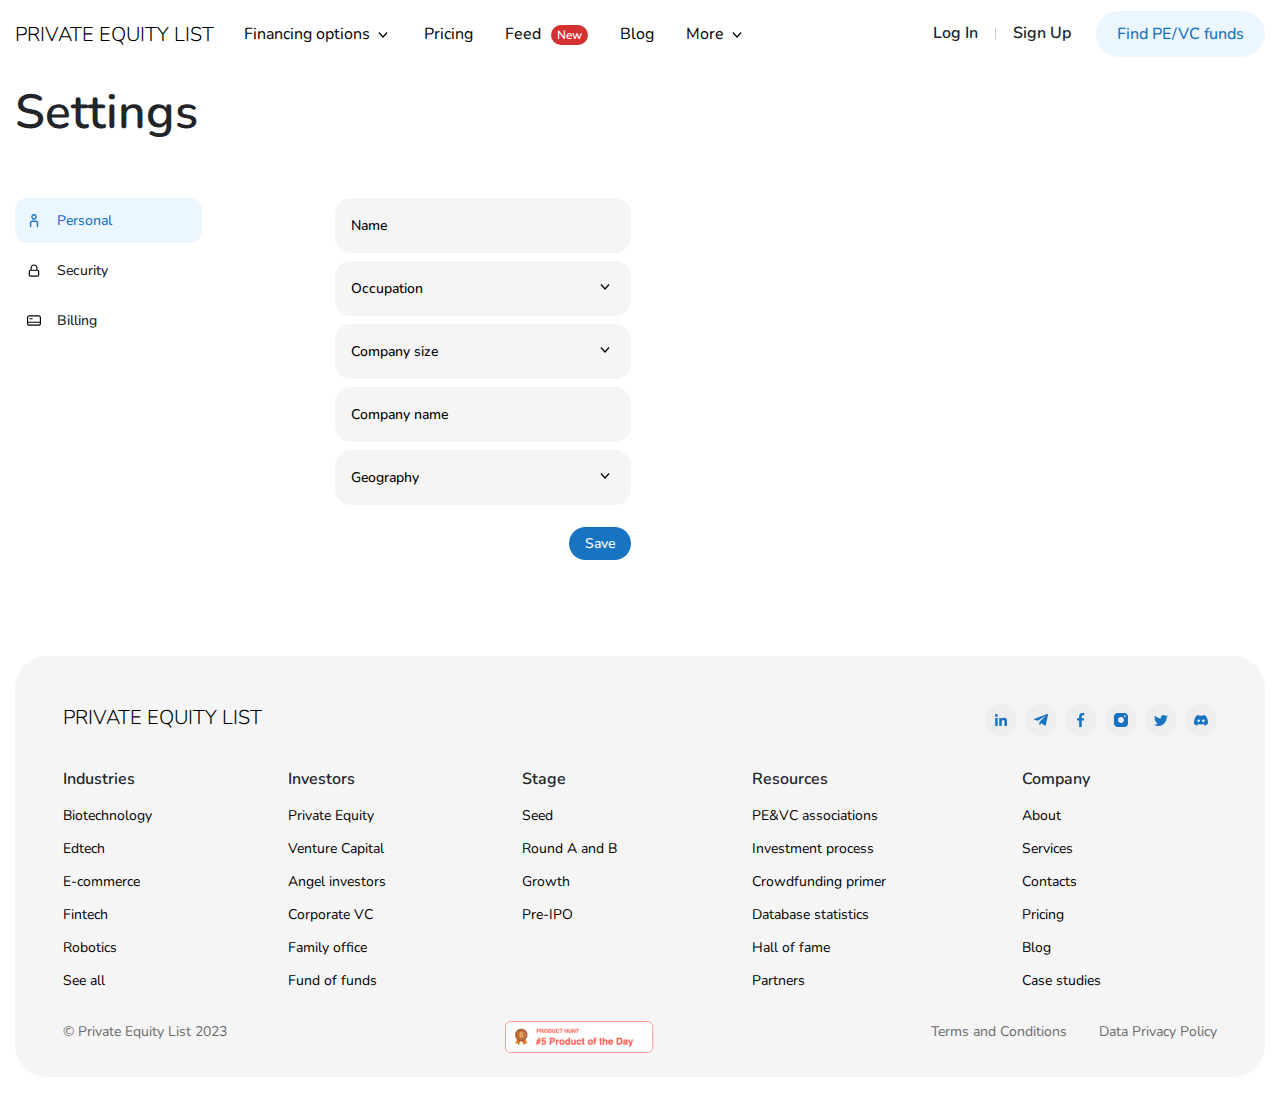
<file: settings/index.html>
<!DOCTYPE html> <html lang="ru" dir="ltr" data-bvi-fontsize="10"> <head> <title>PRIVATE EQUITY LIST</title> <meta charset="utf-8"/> <meta name="viewport" content="width=device-width,initial-scale=1"/> <link href="/favicon.png" rel="icon" type="image/png"> <link rel="stylesheet" href="https://stackpath.bootstrapcdn.com/bootstrap/4.3.1/css/bootstrap.min.css" integrity="sha384-ggOyR0iXCbMQv3Xipma34MD+dH/1fQ784/j6cY/iJTQUOhcWr7x9JvoRxT2MZw1T" crossorigin="anonymous"> <link href="../assets/css/welcome_new.css" rel="stylesheet"> <link href="../assets/css/main.css" rel="stylesheet"> <script src="https://code.jquery.com/jquery-3.3.1.slim.min.js" integrity="sha384-q8i/X+965DzO0rT7abK41JStQIAqVgRVzpbzo5smXKp4YfRvH+8abtTE1Pi6jizo" crossorigin="anonymous"></script> <script src="https://cdnjs.cloudflare.com/ajax/libs/popper.js/1.14.7/umd/popper.min.js" integrity="sha384-UO2eT0CpHqdSJQ6hJty5KVphtPhzWj9WO1clHTMGa3JDZwrnQq4sF86dIHNDz0W1" crossorigin="anonymous"></script> <script src="https://stackpath.bootstrapcdn.com/bootstrap/4.3.1/js/bootstrap.min.js" integrity="sha384-JjSmVgyd0p3pXB1rRibZUAYoIIy6OrQ6VrjIEaFf/nJGzIxFDsf4x0xIM+B07jRM" crossorigin="anonymous"></script> <script src="../assets/js/common.js"></script> <link href="../assets/css/settings.css" rel="stylesheet"> </head> <body class="body"> <div class="wrapper"> <header class="header"> <div class="container-custom"> <div class="header__inner"> <a href="/private_equity_list/" class="logo">PRIVATE EQUITY LIST</a> <nav class="nav nav-desktop"> <ul class="nav-desktop__list"> <li> <div class="nav-desktop__dropdown nav__dropdown dropdown"> <button type="button" id="dropdownMenuButton" class="nav-desktop__dropdown-btn nav__dropdown-btn dropdown-toggle" data-toggle="dropdown" aria-haspopup="true" aria-expanded="false"> <span>Financing options</span> <svg width="18" height="18" viewBox="0 0 18 18" fill="none">
<path d="M5.4 6L4.5 7L8.99999 12L13.5 7.00002L12.6 6.00002L9.00001 9.99999L5.4 6Z" fill="black"/>
</svg> </button> <div class="dropdown-menu nav-desktop__dropdown-items nav__dropdown-items" aria-labelledby="dropdownMenuButton"> <a class="link nav-desktop__dropdown-item nav__dropdown-item" href="/private_equity_list/investor-directory" data-cmp-ab="2">Private Equity &amp; Venture Capital</a> <a class="link nav-desktop__dropdown-item nav__dropdown-item" href="/private_equity_list/grants" data-cmp-ab="2">Grants, incubators and accelerators</a> <a class="link nav-desktop__dropdown-item nav__dropdown-item" href="/private_equity_list/alternative-financing" data-cmp-ab="2">Alternative financing</a> <a class="link nav-desktop__dropdown-item nav__dropdown-item" href="/private_equity_list/sme-financing" data-cmp-ab="2">SME debt financing</a> <a class="link nav-desktop__dropdown-item nav__dropdown-item" href="/private_equity_list/crowdfunding" data-cmp-ab="2">Crowdfunding &amp; P2P</a> </div> </div> </li> <li> <a href="/private_equity_list/" class="nav-desktop__item-link nav__item-link">Pricing</a> </li> <li> <a href="/private_equity_list/" class="nav-desktop__item-link nav__item-link"> Feed <span class="nav-desktop__item-link-new">New</span> </a> </li> <li> <a href="/private_equity_list/" class="nav-desktop__item-link nav__item-link">Blog</a> </li> <li> <div class="nav-desktop__dropdown nav__dropdown dropdown"> <button type="button" id="dropdownMenuButton-2" class="nav-desktop__dropdown-btn nav__dropdown-btn dropdown-toggle" data-toggle="dropdown" aria-haspopup="true" aria-expanded="false"> <span>More</span> <svg width="18" height="18" viewBox="0 0 18 18" fill="none">
<path d="M5.4 6L4.5 7L8.99999 12L13.5 7.00002L12.6 6.00002L9.00001 9.99999L5.4 6Z" fill="black"/>
</svg> </button> <div class="dropdown-menu nav-desktop__dropdown-items nav__dropdown-items" aria-labelledby="dropdownMenuButton-2"> <a class="link nav-desktop__dropdown-item nav__dropdown-item" href="/private_equity_list/pe-vc-assotiations" data-cmp-ab="2">PE&amp;VC Associations</a> <a class="link nav-desktop__dropdown-item nav__dropdown-item" href="/private_equity_list/investment-process" data-cmp-ab="2">PE&amp;VC Investment process</a> <a class="link nav-desktop__dropdown-item nav__dropdown-item" href="/private_equity_list/crowdfunding-primer" data-cmp-ab="2">Crowdfunding primer</a> <a class="link nav-desktop__dropdown-item nav__dropdown-item" href="/private_equity_list/about" data-cmp-ab="2">About</a> <a class="link nav-desktop__dropdown-item nav__dropdown-item" href="/private_equity_list/contacts" data-cmp-ab="2">Contacts</a> <a class="link nav-desktop__dropdown-item nav__dropdown-item" href="/private_equity_list/hall-of-fame" data-cmp-ab="2">Hall of fame ⭐</a> <a class="link nav-desktop__dropdown-item nav__dropdown-item" href="/private_equity_list/privateequityfirms" data-cmp-ab="2">Ultimate PE firms guide</a> <a class="link nav-desktop__dropdown-item nav__dropdown-item" href="/private_equity_list/venturecapitalfirms" data-cmp-ab="2">Ultimate VC firms guide</a> </div> </div> </li> </ul> <div class="nav-desktop__controls"> <div class="header__btns"> <button class="btn">Log In</button> <div class="header__btns-line"></div> <button class="btn">Sign Up</button> </div> <button class="btn header__search-fund">Find PE/VC funds</button> </div> </nav> <nav class="nav-mobile"> <div class="nav-mobile__btn burger-btn"> <span class="burger-btn__line burger-btn__line--1"></span> <span class="burger-btn__line burger-btn__line--2"></span> <span class="burger-btn__line burger-btn__line--3"></span> </div> <div class="burger-menu d-xl-none"> <div class="burger-menu__inner padding-0-15"> <div class="nav" id="burger-accordion"> <div class="burger-menu__accordion-items row m-0 d-flex flex-column"> <div> <a class="burger-menu__accordion-item d-flex w-100 justify-content-between collapsed" data-toggle="collapse" href="#burger-accordion-1" role="button" aria-expanded="false" aria-controls="burger-accordion-1" data-cmp-ab="2"> Financing options <svg width="18" height="18" viewBox="0 0 18 18" fill="none" class="arrow-bottom">
<path d="M5.4 6L4.5 7L8.99999 12L13.5 7.00002L12.6 6.00002L9.00001 9.99999L5.4 6Z" fill="black"/>
</svg> </a> <div class="collapse" id="burger-accordion-1" data-parent="#burger-accordion" style=""> <div class="card card-body footer__middle-accordion-card"> <a class="footer__middle-item" href="/private_equity_list/investor-directory" data-cmp-ab="2">Private Equity &amp; Venture Capital</a> <a class="footer__middle-item" href="/private_equity_list/grants" data-cmp-ab="2">Grants, incubators and accelerators</a> <a class="footer__middle-item" href="/private_equity_list/alternative-financing" data-cmp-ab="2">Alternative financing</a> <a class="footer__middle-item" href="/private_equity_list/sme-financing" data-cmp-ab="2">SME debt financing</a> <a class="footer__middle-item" href="/private_equity_list/crowdfunding" data-cmp-ab="2">Crowdfunding &amp; P2P</a> </div> </div> </div> <div> <a class="burger-menu__accordion-item d-flex w-100 justify-content-between collapsed" data-toggle="collapse" href="#burger-accordion-2" role="button" aria-expanded="false" aria-controls="burger-accordion-2" data-cmp-ab="2"> More + <svg width="18" height="18" viewBox="0 0 18 18" fill="none" class="arrow-bottom">
<path d="M5.4 6L4.5 7L8.99999 12L13.5 7.00002L12.6 6.00002L9.00001 9.99999L5.4 6Z" fill="black"/>
</svg> </a> <div class="collapse" id="burger-accordion-2" data-parent="#burger-accordion" style=""> <div class="card card-body footer__middle-accordion-card"> <a class="footer__middle-item" href="/private_equity_list/pe-vc-assotiations" data-cmp-ab="2">PE&amp;VC Associations</a> <a class="footer__middle-item" href="/private_equity_list/investment-process" data-cmp-ab="2">PE&amp;VC Investment process</a> <a class="footer__middle-item" href="/private_equity_list/crowdfunding-primer" data-cmp-ab="2">Crowdfunding primer</a> <a class="footer__middle-item" href="/private_equity_list/about" data-cmp-ab="2">About</a> <a class="footer__middle-item" href="/private_equity_list/contacts" data-cmp-ab="2">Contacts</a> <a class="footer__middle-item" href="/private_equity_list/hall-of-fame" data-cmp-ab="2">Hall of fame ⭐</a> <a class="footer__middle-item" href="/private_equity_list/privateequityfirms" data-cmp-ab="2">Ultimate PE firms guide</a> <a class="footer__middle-item" href="/private_equity_list/venturecapitalfirms" data-cmp-ab="2">Ultimate VC firms guide</a> </div> </div> </div> <div> <a class="burger-menu__accordion-item" href="/private_equity_list/pricing" data-cmp-ab="2">Pricing</a> </div> <div> <a class="burger-menu__accordion-item" href="/private_equity_list/feed" data-cmp-ab="2">Feed <span class="badge badge-pill badge-danger v-align-tt fs-65-percent">New</span></a> </div> <div> <a class="burger-menu__accordion-item" href="https://blog.privateequitylist.com" data-cmp-ab="2">Blog</a> </div> <div> <a class="burger-menu__accordion-item" href="https://jobs.privateequitylist.com" data-cmp-ab="2">PE/VC jobs</a> </div> </div> </div> <div class="header__btns"> <a class="btn btn-md btn-secondary btn-custom btn-md-custom btn-secondary-custom" href="/private_equity_list/search" data-cmp-ab="2">Find PE/VC funds</a> <a class="btn btn-md btn-primary btn-custom btn-md-custom btn-primary-custom" href="/private_equity_list/login" data-cmp-ab="2">Login</a> </div> </div> </div> </nav> </div> </div> </header> <main class="main"> <section class="section section--small settings-title"> <div class="container-custom"> <div class="h1-custom">Settings</div> </div> </section> <section class="section section-settings"> <div class="container-custom"> <div class="settings"> <div class="row"> <div class="col-12 col-lg-3"> <ul class="settings__tabs" role="tablist"> <li class="nav-item"> <a class="link nav-link active" data-role="tab" data-type="settings" data-index="0"> <svg width="14" height="15" viewBox="0 0 14 15" fill="none">
<path fill-rule="evenodd" clip-rule="evenodd" d="M4.27843 3.93523C4.27843 5.51026 5.49721 6.78708 7.00065 6.78708C8.50409 6.78708 9.72287 5.51026 9.72287 3.93523C9.72287 2.36019 8.50409 1.08337 7.00065 1.08337C5.49721 1.08337 4.27843 2.36019 4.27843 3.93523ZM5.63954 3.93523C5.63954 4.72274 6.24893 5.36115 7.00065 5.36115C7.75237 5.36115 8.36176 4.72274 8.36176 3.93523C8.36176 3.14771 7.75237 2.5093 7.00065 2.5093C6.24893 2.5093 5.63954 3.14771 5.63954 3.93523Z" fill="black"/>
<path d="M4.27843 9.63893C4.27843 9.24517 4.58312 8.92597 4.95898 8.92597H9.04232C9.41818 8.92597 9.72287 9.24517 9.72287 9.63893V13.9167H11.084V9.63893C11.084 8.45765 10.1699 7.50004 9.04232 7.50004H4.95898C3.8314 7.50004 2.91732 8.45765 2.91732 9.63893V13.9167H4.27843V9.63893Z" fill="black"/>
</svg> <span>Personal</span> </a> </li> <li class="nav-item"> <a class="link nav-link" data-role="tab" data-type="settings" data-index="1"> <svg width="14" height="15" viewBox="0 0 14 15" fill="none">
<path fill-rule="evenodd" clip-rule="evenodd" d="M10.5 6.625C11.4665 6.625 12.25 7.4085 12.25 8.375V11.875C12.25 12.8415 11.4665 13.625 10.5 13.625H3.5C2.5335 13.625 1.75 12.8415 1.75 11.875V8.375C1.75 7.4085 2.5335 6.625 3.5 6.625V4.875C3.5 2.942 5.067 1.375 7 1.375C8.933 1.375 10.5 2.942 10.5 4.875V6.625ZM7 2.54167C8.28866 2.54167 9.33333 3.58634 9.33333 4.875V6.625H4.66667V4.875C4.66667 3.58634 5.71134 2.54167 7 2.54167ZM10.5 7.79167H3.5C3.17783 7.79167 2.91667 8.05283 2.91667 8.375V11.875C2.91667 12.1972 3.17783 12.4583 3.5 12.4583H10.5C10.8222 12.4583 11.0833 12.1972 11.0833 11.875V8.375C11.0833 8.05283 10.8222 7.79167 10.5 7.79167Z" fill="black"/>
</svg> <span>Security</span> </a> </li> <li class="nav-item"> <a class="link nav-link" data-role="tab" data-type="settings" data-index="2"> <svg width="14" height="15" viewBox="0 0 14 15" fill="none">
<path d="M2.33333 5.75C2.33333 5.42783 2.5945 5.16667 2.91667 5.16667H5.25C5.57217 5.16667 5.83333 5.42783 5.83333 5.75C5.83333 6.07217 5.57217 6.33333 5.25 6.33333H2.91667C2.5945 6.33333 2.33333 6.07217 2.33333 5.75Z" fill="black"/>
<path fill-rule="evenodd" clip-rule="evenodd" d="M2.33333 2.25C1.04467 2.25 0 3.29467 0 4.58333V10.4167C0 11.7053 1.04467 12.75 2.33333 12.75H11.6667C12.9553 12.75 14 11.7053 14 10.4167V4.58333C14 3.29467 12.9553 2.25 11.6667 2.25H2.33333ZM11.6667 3.41667H2.33333C1.689 3.41667 1.16667 3.939 1.16667 4.58333V8.66667H12.8333V4.58333C12.8333 3.939 12.311 3.41667 11.6667 3.41667ZM12.8333 9.83333H1.16667V10.4167C1.16667 11.061 1.689 11.5833 2.33333 11.5833H11.6667C12.311 11.5833 12.8333 11.061 12.8333 10.4167V9.83333Z" fill="black"/>
</svg> <span>Billing</span> </a> </li> </ul> </div> <div class="col-12 col-lg-9"> <div class="settings__tab-bodies"> <div class="settings__tab-body active" data-role="tab-body" data-type="settings" data-index="0"> <form action="" class="form"> <div class="form__group"> <label class="custom-input"> <input type="text" placeholder="" class="custom-input__value"> <div class="custom-input__placeholder">Name</div> </label> </div> <div class="form__group"> <div class="selector form__dropdown"> <button class="selector__label"> <svg width="18" height="18" viewBox="0 0 18 18" fill="none" class="selector__arrow">
<path d="M5.4 6L4.5 7L8.99999 12L13.5 7.00002L12.6 6.00002L9.00001 9.99999L5.4 6Z" fill="black"/>
</svg> <input type="text" name="occupation" class="selector__value"> <div class="selector__placeholder">Occupation</div> </button> <ul class="selector__list dropdown__list"> <li class="selector__item dropdown__list-item" data-value="Option 1">Option 1</li> <li class="selector__item dropdown__list-item" data-value="Option 2">Option 2</li> <li class="selector__item dropdown__list-item" data-value="Option 3">Option 3</li> <li class="selector__item dropdown__list-item" data-value="Option 4">Option 4</li> <li class="selector__item dropdown__list-item" data-value="Option 5">Option 5</li> </ul> </div> </div> <div class="form__group"> <div class="selector form__dropdown"> <button class="selector__label"> <svg width="18" height="18" viewBox="0 0 18 18" fill="none" class="selector__arrow">
<path d="M5.4 6L4.5 7L8.99999 12L13.5 7.00002L12.6 6.00002L9.00001 9.99999L5.4 6Z" fill="black"/>
</svg> <input type="text" name="occupation" class="selector__value"> <div class="selector__placeholder">Company size</div> </button> <ul class="selector__list dropdown__list"> <li class="selector__item dropdown__list-item" data-value="Option 1">Option 1</li> <li class="selector__item dropdown__list-item" data-value="Option 2">Option 2</li> <li class="selector__item dropdown__list-item" data-value="Option 3">Option 3</li> <li class="selector__item dropdown__list-item" data-value="Option 4">Option 4</li> <li class="selector__item dropdown__list-item" data-value="Option 5">Option 5</li> </ul> </div> </div> <div class="form__group"> <label class="custom-input"> <input type="text" placeholder="" class="custom-input__value"> <div class="custom-input__placeholder">Company name</div> </label> </div> <div class="form__group"> <div class="selector form__dropdown"> <button class="selector__label"> <svg width="18" height="18" viewBox="0 0 18 18" fill="none" class="selector__arrow">
<path d="M5.4 6L4.5 7L8.99999 12L13.5 7.00002L12.6 6.00002L9.00001 9.99999L5.4 6Z" fill="black"/>
</svg> <input type="text" name="occupation" class="selector__value"> <div class="selector__placeholder">Geography</div> </button> <ul class="selector__list dropdown__list"> <li class="selector__item dropdown__list-item" data-value="Option 1">Option 1</li> <li class="selector__item dropdown__list-item" data-value="Option 2">Option 2</li> <li class="selector__item dropdown__list-item" data-value="Option 3">Option 3</li> <li class="selector__item dropdown__list-item" data-value="Option 4">Option 4</li> <li class="selector__item dropdown__list-item" data-value="Option 5">Option 5</li> </ul> </div> </div> <button type="submit" class="btn-custom btn-primary-custom btn-sm-custom form__btn">Save</button> </form> </div> <div class="settings__tab-body" data-role="tab-body" data-type="settings" data-index="1"> <form action="" class="form"> <div class="form__group"> <label class="custom-input custom-input--no-label custom-input--disabled"> <input type="text" placeholder="" class="custom-input__value" value="kazarinovgrisha@gmail.com"> </label> </div> <hr class="form__hr"> <div class="form__group"> <label class="custom-input password"> <input type="password" placeholder="Current password" class="custom-input__value"> <div class="password__control"> <svg width="20" height="21" viewBox="0 0 20 21" fill="none" class="password__eye-slash">
<path d="M9.11649 5.5665C9.4088 5.52169 9.70411 5.4994 9.99983 5.49983C12.6498 5.49983 15.1415 7.40816 16.5915 10.4998C16.3697 10.9703 16.1193 11.4267 15.8415 11.8665C15.7533 12.003 15.707 12.1623 15.7082 12.3248C15.71 12.5067 15.7713 12.683 15.8827 12.8267C15.9941 12.9705 16.1495 13.0739 16.3251 13.1211C16.5008 13.1683 16.687 13.1568 16.8555 13.0882C17.024 13.0197 17.1654 12.8979 17.2582 12.7415C17.6464 12.1314 17.9837 11.4904 18.2665 10.8248C18.3112 10.7208 18.3343 10.6088 18.3343 10.4957C18.3343 10.3825 18.3112 10.2705 18.2665 10.1665C16.5832 6.25816 13.4165 3.83316 9.99983 3.83316C9.60872 3.83119 9.21823 3.86466 8.83316 3.93316C8.72373 3.95177 8.61903 3.99174 8.52504 4.05081C8.43106 4.10988 8.34963 4.18688 8.2854 4.27741C8.22117 4.36795 8.17541 4.47025 8.15072 4.57848C8.12602 4.6867 8.12289 4.79873 8.1415 4.90816C8.1601 5.0176 8.20008 5.1223 8.25914 5.21628C8.31821 5.31027 8.39521 5.3917 8.48575 5.45592C8.57628 5.52015 8.67858 5.56592 8.78681 5.59061C8.89503 5.6153 9.00706 5.61843 9.11649 5.59983V5.5665ZM3.0915 2.40816C3.0138 2.33046 2.92155 2.26883 2.82004 2.22678C2.71852 2.18473 2.60971 2.16309 2.49983 2.16309C2.38995 2.16309 2.28114 2.18473 2.17962 2.22678C2.0781 2.26883 1.98586 2.33046 1.90816 2.40816C1.75124 2.56508 1.66309 2.77791 1.66309 2.99983C1.66309 3.22175 1.75124 3.43458 1.90816 3.5915L4.4915 6.1665C3.31281 7.3011 2.37471 8.66148 1.73316 10.1665C1.68728 10.2716 1.66359 10.3851 1.66359 10.4998C1.66359 10.6145 1.68728 10.728 1.73316 10.8332C3.4165 14.7415 6.58316 17.1665 9.99983 17.1665C11.4974 17.1562 12.9596 16.7102 14.2082 15.8832L16.9082 18.5915C16.9856 18.6696 17.0778 18.7316 17.1793 18.7739C17.2809 18.8162 17.3898 18.838 17.4998 18.838C17.6098 18.838 17.7188 18.8162 17.8203 18.7739C17.9219 18.7316 18.014 18.6696 18.0915 18.5915C18.1696 18.514 18.2316 18.4219 18.2739 18.3203C18.3162 18.2188 18.338 18.1098 18.338 17.9998C18.338 17.8898 18.3162 17.7809 18.2739 17.6793C18.2316 17.5778 18.1696 17.4856 18.0915 17.4082L3.0915 2.40816ZM8.39149 10.0665L10.4332 12.1082C10.2923 12.1486 10.1463 12.1682 9.99983 12.1665C9.5578 12.1665 9.13388 11.9909 8.82132 11.6783C8.50876 11.3658 8.33316 10.9419 8.33316 10.4998C8.33146 10.3533 8.35111 10.2073 8.39149 10.0665ZM9.99983 15.4998C7.34983 15.4998 4.85816 13.5915 3.4165 10.4998C3.9549 9.31129 4.71906 8.23864 5.6665 7.3415L7.1415 8.83316C6.79503 9.46549 6.66295 10.1931 6.76504 10.9069C6.86714 11.6206 7.19793 12.282 7.70777 12.7919C8.21761 13.3017 8.87902 13.6325 9.59278 13.7346C10.3065 13.8367 11.0342 13.7046 11.6665 13.3582L12.9915 14.6665C12.0841 15.2006 11.0527 15.4879 9.99983 15.4998Z" fill="black"/>
</svg> <svg width="20" height="21" viewBox="0 0 20 21" fill="none" class="password__eye">
<path d="M18.267 10.1667C16.5836 6.25837 13.417 3.83337 10.0003 3.83337C6.58363 3.83337 3.41697 6.25837 1.73363 10.1667C1.68775 10.2718 1.66406 10.3853 1.66406 10.5C1.66406 10.6148 1.68775 10.7282 1.73363 10.8334C3.41697 14.7417 6.58363 17.1667 10.0003 17.1667C13.417 17.1667 16.5836 14.7417 18.267 10.8334C18.3129 10.7282 18.3365 10.6148 18.3365 10.5C18.3365 10.3853 18.3129 10.2718 18.267 10.1667ZM10.0003 15.5C7.35863 15.5 4.85863 13.5917 3.41697 10.5C4.85863 7.40837 7.35863 5.50004 10.0003 5.50004C12.642 5.50004 15.142 7.40837 16.5836 10.5C15.142 13.5917 12.642 15.5 10.0003 15.5ZM10.0003 7.16671C9.34103 7.16671 8.69656 7.3622 8.1484 7.72848C7.60024 8.09475 7.17299 8.61534 6.9207 9.22443C6.66841 9.83352 6.6024 10.5037 6.73102 11.1503C6.85963 11.7969 7.1771 12.3909 7.64328 12.8571C8.10945 13.3232 8.7034 13.6407 9.35 13.7693C9.9966 13.8979 10.6668 13.8319 11.2759 13.5796C11.885 13.3273 12.4056 12.9001 12.7719 12.3519C13.1381 11.8038 13.3336 11.1593 13.3336 10.5C13.3336 9.61599 12.9824 8.76814 12.3573 8.14302C11.7322 7.5179 10.8844 7.16671 10.0003 7.16671ZM10.0003 12.1667C9.67066 12.1667 9.34843 12.069 9.07435 11.8858C8.80027 11.7027 8.58665 11.4424 8.4605 11.1378C8.33435 10.8333 8.30135 10.4982 8.36566 10.1749C8.42997 9.85159 8.5887 9.55462 8.82179 9.32153C9.05488 9.08844 9.35185 8.92971 9.67515 8.8654C9.99845 8.80109 10.3336 8.8341 10.6381 8.96024C10.9426 9.08639 11.2029 9.30001 11.3861 9.57409C11.5692 9.84817 11.667 10.1704 11.667 10.5C11.667 10.9421 11.4914 11.366 11.1788 11.6786C10.8663 11.9911 10.4423 12.1667 10.0003 12.1667Z" fill="black"/>
</svg> </div> </label> </div> <div class="form__group"> <label class="custom-input password"> <input type="password" placeholder="New password" class="custom-input__value"> <div class="password__control"> <svg width="20" height="21" viewBox="0 0 20 21" fill="none" class="password__eye-slash">
<path d="M9.11649 5.5665C9.4088 5.52169 9.70411 5.4994 9.99983 5.49983C12.6498 5.49983 15.1415 7.40816 16.5915 10.4998C16.3697 10.9703 16.1193 11.4267 15.8415 11.8665C15.7533 12.003 15.707 12.1623 15.7082 12.3248C15.71 12.5067 15.7713 12.683 15.8827 12.8267C15.9941 12.9705 16.1495 13.0739 16.3251 13.1211C16.5008 13.1683 16.687 13.1568 16.8555 13.0882C17.024 13.0197 17.1654 12.8979 17.2582 12.7415C17.6464 12.1314 17.9837 11.4904 18.2665 10.8248C18.3112 10.7208 18.3343 10.6088 18.3343 10.4957C18.3343 10.3825 18.3112 10.2705 18.2665 10.1665C16.5832 6.25816 13.4165 3.83316 9.99983 3.83316C9.60872 3.83119 9.21823 3.86466 8.83316 3.93316C8.72373 3.95177 8.61903 3.99174 8.52504 4.05081C8.43106 4.10988 8.34963 4.18688 8.2854 4.27741C8.22117 4.36795 8.17541 4.47025 8.15072 4.57848C8.12602 4.6867 8.12289 4.79873 8.1415 4.90816C8.1601 5.0176 8.20008 5.1223 8.25914 5.21628C8.31821 5.31027 8.39521 5.3917 8.48575 5.45592C8.57628 5.52015 8.67858 5.56592 8.78681 5.59061C8.89503 5.6153 9.00706 5.61843 9.11649 5.59983V5.5665ZM3.0915 2.40816C3.0138 2.33046 2.92155 2.26883 2.82004 2.22678C2.71852 2.18473 2.60971 2.16309 2.49983 2.16309C2.38995 2.16309 2.28114 2.18473 2.17962 2.22678C2.0781 2.26883 1.98586 2.33046 1.90816 2.40816C1.75124 2.56508 1.66309 2.77791 1.66309 2.99983C1.66309 3.22175 1.75124 3.43458 1.90816 3.5915L4.4915 6.1665C3.31281 7.3011 2.37471 8.66148 1.73316 10.1665C1.68728 10.2716 1.66359 10.3851 1.66359 10.4998C1.66359 10.6145 1.68728 10.728 1.73316 10.8332C3.4165 14.7415 6.58316 17.1665 9.99983 17.1665C11.4974 17.1562 12.9596 16.7102 14.2082 15.8832L16.9082 18.5915C16.9856 18.6696 17.0778 18.7316 17.1793 18.7739C17.2809 18.8162 17.3898 18.838 17.4998 18.838C17.6098 18.838 17.7188 18.8162 17.8203 18.7739C17.9219 18.7316 18.014 18.6696 18.0915 18.5915C18.1696 18.514 18.2316 18.4219 18.2739 18.3203C18.3162 18.2188 18.338 18.1098 18.338 17.9998C18.338 17.8898 18.3162 17.7809 18.2739 17.6793C18.2316 17.5778 18.1696 17.4856 18.0915 17.4082L3.0915 2.40816ZM8.39149 10.0665L10.4332 12.1082C10.2923 12.1486 10.1463 12.1682 9.99983 12.1665C9.5578 12.1665 9.13388 11.9909 8.82132 11.6783C8.50876 11.3658 8.33316 10.9419 8.33316 10.4998C8.33146 10.3533 8.35111 10.2073 8.39149 10.0665ZM9.99983 15.4998C7.34983 15.4998 4.85816 13.5915 3.4165 10.4998C3.9549 9.31129 4.71906 8.23864 5.6665 7.3415L7.1415 8.83316C6.79503 9.46549 6.66295 10.1931 6.76504 10.9069C6.86714 11.6206 7.19793 12.282 7.70777 12.7919C8.21761 13.3017 8.87902 13.6325 9.59278 13.7346C10.3065 13.8367 11.0342 13.7046 11.6665 13.3582L12.9915 14.6665C12.0841 15.2006 11.0527 15.4879 9.99983 15.4998Z" fill="black"/>
</svg> <svg width="20" height="21" viewBox="0 0 20 21" fill="none" class="password__eye">
<path d="M18.267 10.1667C16.5836 6.25837 13.417 3.83337 10.0003 3.83337C6.58363 3.83337 3.41697 6.25837 1.73363 10.1667C1.68775 10.2718 1.66406 10.3853 1.66406 10.5C1.66406 10.6148 1.68775 10.7282 1.73363 10.8334C3.41697 14.7417 6.58363 17.1667 10.0003 17.1667C13.417 17.1667 16.5836 14.7417 18.267 10.8334C18.3129 10.7282 18.3365 10.6148 18.3365 10.5C18.3365 10.3853 18.3129 10.2718 18.267 10.1667ZM10.0003 15.5C7.35863 15.5 4.85863 13.5917 3.41697 10.5C4.85863 7.40837 7.35863 5.50004 10.0003 5.50004C12.642 5.50004 15.142 7.40837 16.5836 10.5C15.142 13.5917 12.642 15.5 10.0003 15.5ZM10.0003 7.16671C9.34103 7.16671 8.69656 7.3622 8.1484 7.72848C7.60024 8.09475 7.17299 8.61534 6.9207 9.22443C6.66841 9.83352 6.6024 10.5037 6.73102 11.1503C6.85963 11.7969 7.1771 12.3909 7.64328 12.8571C8.10945 13.3232 8.7034 13.6407 9.35 13.7693C9.9966 13.8979 10.6668 13.8319 11.2759 13.5796C11.885 13.3273 12.4056 12.9001 12.7719 12.3519C13.1381 11.8038 13.3336 11.1593 13.3336 10.5C13.3336 9.61599 12.9824 8.76814 12.3573 8.14302C11.7322 7.5179 10.8844 7.16671 10.0003 7.16671ZM10.0003 12.1667C9.67066 12.1667 9.34843 12.069 9.07435 11.8858C8.80027 11.7027 8.58665 11.4424 8.4605 11.1378C8.33435 10.8333 8.30135 10.4982 8.36566 10.1749C8.42997 9.85159 8.5887 9.55462 8.82179 9.32153C9.05488 9.08844 9.35185 8.92971 9.67515 8.8654C9.99845 8.80109 10.3336 8.8341 10.6381 8.96024C10.9426 9.08639 11.2029 9.30001 11.3861 9.57409C11.5692 9.84817 11.667 10.1704 11.667 10.5C11.667 10.9421 11.4914 11.366 11.1788 11.6786C10.8663 11.9911 10.4423 12.1667 10.0003 12.1667Z" fill="black"/>
</svg> </div> </label> </div> <div class="form__group"> <label class="custom-input password"> <input type="password" placeholder="Confirm new password" class="custom-input__value"> <div class="password__control"> <svg width="20" height="21" viewBox="0 0 20 21" fill="none" class="password__eye-slash">
<path d="M9.11649 5.5665C9.4088 5.52169 9.70411 5.4994 9.99983 5.49983C12.6498 5.49983 15.1415 7.40816 16.5915 10.4998C16.3697 10.9703 16.1193 11.4267 15.8415 11.8665C15.7533 12.003 15.707 12.1623 15.7082 12.3248C15.71 12.5067 15.7713 12.683 15.8827 12.8267C15.9941 12.9705 16.1495 13.0739 16.3251 13.1211C16.5008 13.1683 16.687 13.1568 16.8555 13.0882C17.024 13.0197 17.1654 12.8979 17.2582 12.7415C17.6464 12.1314 17.9837 11.4904 18.2665 10.8248C18.3112 10.7208 18.3343 10.6088 18.3343 10.4957C18.3343 10.3825 18.3112 10.2705 18.2665 10.1665C16.5832 6.25816 13.4165 3.83316 9.99983 3.83316C9.60872 3.83119 9.21823 3.86466 8.83316 3.93316C8.72373 3.95177 8.61903 3.99174 8.52504 4.05081C8.43106 4.10988 8.34963 4.18688 8.2854 4.27741C8.22117 4.36795 8.17541 4.47025 8.15072 4.57848C8.12602 4.6867 8.12289 4.79873 8.1415 4.90816C8.1601 5.0176 8.20008 5.1223 8.25914 5.21628C8.31821 5.31027 8.39521 5.3917 8.48575 5.45592C8.57628 5.52015 8.67858 5.56592 8.78681 5.59061C8.89503 5.6153 9.00706 5.61843 9.11649 5.59983V5.5665ZM3.0915 2.40816C3.0138 2.33046 2.92155 2.26883 2.82004 2.22678C2.71852 2.18473 2.60971 2.16309 2.49983 2.16309C2.38995 2.16309 2.28114 2.18473 2.17962 2.22678C2.0781 2.26883 1.98586 2.33046 1.90816 2.40816C1.75124 2.56508 1.66309 2.77791 1.66309 2.99983C1.66309 3.22175 1.75124 3.43458 1.90816 3.5915L4.4915 6.1665C3.31281 7.3011 2.37471 8.66148 1.73316 10.1665C1.68728 10.2716 1.66359 10.3851 1.66359 10.4998C1.66359 10.6145 1.68728 10.728 1.73316 10.8332C3.4165 14.7415 6.58316 17.1665 9.99983 17.1665C11.4974 17.1562 12.9596 16.7102 14.2082 15.8832L16.9082 18.5915C16.9856 18.6696 17.0778 18.7316 17.1793 18.7739C17.2809 18.8162 17.3898 18.838 17.4998 18.838C17.6098 18.838 17.7188 18.8162 17.8203 18.7739C17.9219 18.7316 18.014 18.6696 18.0915 18.5915C18.1696 18.514 18.2316 18.4219 18.2739 18.3203C18.3162 18.2188 18.338 18.1098 18.338 17.9998C18.338 17.8898 18.3162 17.7809 18.2739 17.6793C18.2316 17.5778 18.1696 17.4856 18.0915 17.4082L3.0915 2.40816ZM8.39149 10.0665L10.4332 12.1082C10.2923 12.1486 10.1463 12.1682 9.99983 12.1665C9.5578 12.1665 9.13388 11.9909 8.82132 11.6783C8.50876 11.3658 8.33316 10.9419 8.33316 10.4998C8.33146 10.3533 8.35111 10.2073 8.39149 10.0665ZM9.99983 15.4998C7.34983 15.4998 4.85816 13.5915 3.4165 10.4998C3.9549 9.31129 4.71906 8.23864 5.6665 7.3415L7.1415 8.83316C6.79503 9.46549 6.66295 10.1931 6.76504 10.9069C6.86714 11.6206 7.19793 12.282 7.70777 12.7919C8.21761 13.3017 8.87902 13.6325 9.59278 13.7346C10.3065 13.8367 11.0342 13.7046 11.6665 13.3582L12.9915 14.6665C12.0841 15.2006 11.0527 15.4879 9.99983 15.4998Z" fill="black"/>
</svg> <svg width="20" height="21" viewBox="0 0 20 21" fill="none" class="password__eye">
<path d="M18.267 10.1667C16.5836 6.25837 13.417 3.83337 10.0003 3.83337C6.58363 3.83337 3.41697 6.25837 1.73363 10.1667C1.68775 10.2718 1.66406 10.3853 1.66406 10.5C1.66406 10.6148 1.68775 10.7282 1.73363 10.8334C3.41697 14.7417 6.58363 17.1667 10.0003 17.1667C13.417 17.1667 16.5836 14.7417 18.267 10.8334C18.3129 10.7282 18.3365 10.6148 18.3365 10.5C18.3365 10.3853 18.3129 10.2718 18.267 10.1667ZM10.0003 15.5C7.35863 15.5 4.85863 13.5917 3.41697 10.5C4.85863 7.40837 7.35863 5.50004 10.0003 5.50004C12.642 5.50004 15.142 7.40837 16.5836 10.5C15.142 13.5917 12.642 15.5 10.0003 15.5ZM10.0003 7.16671C9.34103 7.16671 8.69656 7.3622 8.1484 7.72848C7.60024 8.09475 7.17299 8.61534 6.9207 9.22443C6.66841 9.83352 6.6024 10.5037 6.73102 11.1503C6.85963 11.7969 7.1771 12.3909 7.64328 12.8571C8.10945 13.3232 8.7034 13.6407 9.35 13.7693C9.9966 13.8979 10.6668 13.8319 11.2759 13.5796C11.885 13.3273 12.4056 12.9001 12.7719 12.3519C13.1381 11.8038 13.3336 11.1593 13.3336 10.5C13.3336 9.61599 12.9824 8.76814 12.3573 8.14302C11.7322 7.5179 10.8844 7.16671 10.0003 7.16671ZM10.0003 12.1667C9.67066 12.1667 9.34843 12.069 9.07435 11.8858C8.80027 11.7027 8.58665 11.4424 8.4605 11.1378C8.33435 10.8333 8.30135 10.4982 8.36566 10.1749C8.42997 9.85159 8.5887 9.55462 8.82179 9.32153C9.05488 9.08844 9.35185 8.92971 9.67515 8.8654C9.99845 8.80109 10.3336 8.8341 10.6381 8.96024C10.9426 9.08639 11.2029 9.30001 11.3861 9.57409C11.5692 9.84817 11.667 10.1704 11.667 10.5C11.667 10.9421 11.4914 11.366 11.1788 11.6786C10.8663 11.9911 10.4423 12.1667 10.0003 12.1667Z" fill="black"/>
</svg> </div> </label> </div> <button type="submit" class="btn-custom btn-primary-custom btn-sm-custom form__btn">Change password</button> </form> </div> <div class="settings__tab-body" data-role="tab-body" data-type="settings" data-index="2"> <div class="card mb-4"> <div class="card__title"> Get affordable access to all functions </div> <ul class="card__list"> <li> <div class="card__list-icon"> <svg width="20" height="20" viewBox="0 0 20 20" fill="none">
<path fill-rule="evenodd" clip-rule="evenodd" d="M14.4325 13.2562C16.469 10.6408 16.285 6.85694 13.8807 4.45262C11.2772 1.84913 7.05612 1.84913 4.45262 4.45262C1.84913 7.05612 1.84913 11.2772 4.45262 13.8807C6.85694 16.285 10.6408 16.469 13.2562 14.4325C13.2675 14.4453 13.2793 14.4578 13.2915 14.47L16.827 18.0055C17.1524 18.3309 17.6801 18.3309 18.0055 18.0055C18.3309 17.6801 18.3309 17.1524 18.0055 16.827L14.47 13.2915C14.4578 13.2793 14.4453 13.2675 14.4325 13.2562ZM12.7022 5.63113C14.6548 7.58375 14.6548 10.7496 12.7022 12.7022C10.7496 14.6548 7.58375 14.6548 5.63113 12.7022C3.67851 10.7496 3.67851 7.58375 5.63113 5.63113C7.58375 3.67851 10.7496 3.67851 12.7022 5.63113Z" fill="#1874C1"/>
</svg> </div> <span>Unlimited access to funds, grants, accelerators, incubators</span> </li> <li> <div class="card__list-icon"> <svg width="20" height="20" viewBox="0 0 20 20" fill="none">
<path fill-rule="evenodd" clip-rule="evenodd" d="M1.66602 5.5556C1.66602 4.25076 2.80238 3.33337 3.93874 3.33337H15.8327C17.1963 3.33337 18.3327 4.44449 18.3327 5.83337V14.1667C18.3327 15.4167 17.0827 16.6667 15.8327 16.6667H3.93874C2.80238 16.6667 1.66602 15.5556 1.66602 14.4445V4.25076V5.5556ZM3.18117 5.60982V13.1852C3.18117 14.2898 4.0766 15.1852 5.18117 15.1852H14.8175C15.9221 15.1852 16.8175 14.2898 16.8175 13.1852V5.5556L11.9637 10.8755C10.8789 11.966 9.12011 11.966 8.03532 10.8755L3.18117 5.60982ZM4.69632 4.81486H15.3024L10.6542 9.55909C10.2926 9.9226 9.70638 9.9226 9.34478 9.55909L4.69632 4.81486Z" fill="#1874C1"/>
</svg> </div> <span>Investment team contacts </span> </li> <li> <div class="card__list-icon"> <svg width="20" height="20" viewBox="0 0 20 20" fill="none">
<path d="M10.8327 4.16671C10.8327 3.70647 10.4596 3.33337 9.99935 3.33337C9.53911 3.33337 9.16602 3.70647 9.16602 4.16671V10.1315L6.46372 7.42922L5.28521 8.60773L9.99925 13.3218L14.7133 8.60773L13.5348 7.42922L10.8327 10.1313V4.16671Z" fill="#1874C1"/>
<path d="M16.666 11.6667H14.9993V15H4.99935V11.6667H3.33268V15C3.33268 15.9205 4.07887 16.6667 4.99935 16.6667H14.9993C15.9198 16.6667 16.666 15.9205 16.666 15V11.6667Z" fill="#1874C1"/>
</svg> </div> <span>CSV export up to 300 funds per month</span> </li> <li> <div class="card__list-icon"> <svg width="20" height="20" viewBox="0 0 20 20" fill="none">
<path d="M12.4993 13.8C12.3002 13.7972 12.1029 13.7606 11.916 13.6917L6.91602 11.825C6.64174 11.7211 6.35098 11.6675 6.05768 11.6667H4.99935C4.11529 11.6667 3.26745 11.3155 2.64233 10.6904C2.01721 10.0653 1.66602 9.21741 1.66602 8.33336V6.66669C1.66602 5.78263 2.01721 4.93479 2.64233 4.30967C3.26745 3.68454 4.11529 3.33335 4.99935 3.33335H6.05768C6.35938 3.33561 6.65888 3.28192 6.94102 3.17502L11.941 1.30835C12.1915 1.21928 12.4597 1.19143 12.7232 1.22713C12.9866 1.26282 13.2377 1.36103 13.4555 1.51356C13.6733 1.66608 13.8514 1.86849 13.975 2.10388C14.0986 2.33928 14.1641 2.60082 14.166 2.86669V12.1334C14.166 12.5754 13.9904 12.9993 13.6779 13.3119C13.3653 13.6244 12.9414 13.8 12.4993 13.8ZM4.99935 5.00002C4.55732 5.00002 4.1334 5.17562 3.82084 5.48818C3.50828 5.80074 3.33268 6.22466 3.33268 6.66669V8.33336C3.33268 8.77538 3.50828 9.19931 3.82084 9.51187C4.1334 9.82443 4.55732 10 4.99935 10H6.05768C6.55022 10.003 7.03833 10.0933 7.49935 10.2667L12.4993 12.1334V2.86669L7.49935 4.73336C7.03833 4.90676 6.55022 4.99704 6.05768 5.00002H4.99935ZM17.4993 8.33336H15.8327C15.6117 8.33336 15.3997 8.24556 15.2434 8.08928C15.0871 7.933 14.9993 7.72104 14.9993 7.50002C14.9993 7.27901 15.0871 7.06705 15.2434 6.91077C15.3997 6.75449 15.6117 6.66669 15.8327 6.66669H17.4993C17.7204 6.66669 17.9323 6.75449 18.0886 6.91077C18.2449 7.06705 18.3327 7.27901 18.3327 7.50002C18.3327 7.72104 18.2449 7.933 18.0886 8.08928C17.9323 8.24556 17.7204 8.33336 17.4993 8.33336ZM15.8327 5.83336C15.6788 5.83289 15.528 5.78982 15.3971 5.70892C15.2662 5.62802 15.1603 5.51245 15.091 5.37502C14.9922 5.17821 14.9753 4.95028 15.044 4.74104C15.1127 4.5318 15.2614 4.35826 15.4577 4.25836L17.1243 3.42502C17.2225 3.36594 17.3319 3.32774 17.4455 3.31282C17.5591 3.2979 17.6746 3.30657 17.7847 3.33829C17.8948 3.37001 17.9972 3.42411 18.0855 3.49719C18.1737 3.57027 18.246 3.66077 18.2977 3.76304C18.3494 3.86531 18.3794 3.97714 18.386 4.09155C18.3925 4.20595 18.3754 4.32048 18.3356 4.42797C18.2959 4.53545 18.2344 4.63359 18.1551 4.71625C18.0757 4.7989 17.9801 4.8643 17.8743 4.90836L16.2077 5.74169C16.0924 5.80339 15.9634 5.83492 15.8327 5.83336ZM17.4993 11.6667C17.3686 11.6683 17.2396 11.6367 17.1243 11.575L15.4577 10.7417C15.3519 10.6976 15.2563 10.6322 15.177 10.5496C15.0976 10.4669 15.0361 10.3688 14.9964 10.2613C14.9567 10.1538 14.9395 10.0393 14.9461 9.92488C14.9526 9.81047 14.9826 9.69864 15.0344 9.59637C15.0861 9.49411 15.1583 9.40361 15.2466 9.33052C15.3348 9.25744 15.4372 9.20335 15.5473 9.17162C15.6575 9.1399 15.7729 9.13123 15.8866 9.14615C16.0002 9.16108 16.1095 9.19927 16.2077 9.25836L17.8743 10.0917C18.0706 10.1916 18.2194 10.3651 18.2881 10.5744C18.3568 10.7836 18.3399 11.0115 18.241 11.2084C18.1718 11.3458 18.0658 11.4614 17.9349 11.5423C17.804 11.6232 17.6532 11.6662 17.4993 11.6667Z" fill="#1874C1"/>
<path d="M7.26633 17.5001C6.66218 17.5066 6.07611 17.2941 5.61652 16.9019C5.15693 16.5097 4.85491 15.9644 4.76633 15.3667L4.16633 10.9501C4.15101 10.8406 4.15739 10.7293 4.18512 10.6223C4.21284 10.5153 4.26136 10.4149 4.32791 10.3266C4.46231 10.1485 4.66198 10.031 4.883 10.0001C5.10401 9.96913 5.32826 10.0273 5.50642 10.1617C5.68458 10.2961 5.80206 10.4957 5.833 10.7167L6.46633 15.1334C6.49828 15.3306 6.59999 15.5097 6.75295 15.6382C6.9059 15.7667 7.09992 15.836 7.29966 15.8334C7.41805 15.8343 7.53525 15.8099 7.64348 15.7619C7.7517 15.7139 7.84846 15.6434 7.9273 15.5551C8.00615 15.4668 8.06528 15.3627 8.10074 15.2498C8.13621 15.1368 8.14721 15.0176 8.133 14.9001L7.658 11.6084C7.64268 11.499 7.64906 11.3876 7.67678 11.2806C7.70451 11.1737 7.75303 11.0732 7.81958 10.985C7.95398 10.8068 8.15365 10.6893 8.37466 10.6584C8.59568 10.6275 8.81993 10.6856 8.99809 10.82C9.17625 10.9544 9.29372 11.1541 9.32466 11.3751L9.79966 14.7084C9.84141 15.0632 9.80665 15.4228 9.69771 15.763C9.58878 16.1032 9.4082 16.4161 9.16815 16.6806C8.92809 16.9451 8.63413 17.1552 8.30608 17.2965C7.97802 17.4379 7.62347 17.5073 7.26633 17.5001Z" fill="#1874C1"/>
</svg> </div> <span>Advertise your company in the <a href="/private_equity_list/">Hall of fame</a></span> </li> </ul> <div class="card__btns"> <button type="submit" class="btn-custom btn-primary-custom btn-sm-custom">Choose plan</button> </div> </div> <div class="card mb-4"> <div class="breadcrumb breadcrumb--danger card__breadcrumb"> <svg width="12" height="12" viewBox="0 0 12 12" fill="none">
<g clip-path="url(#clip0_1913_19503)">
<path d="M9.29509 4.55454C9.26273 4.51399 9.22349 4.52196 9.20294 4.53023C9.18571 4.53722 9.14624 4.55953 9.1517 4.61545C9.15827 4.6826 9.16194 4.75106 9.16265 4.81896C9.16558 5.10063 9.05259 5.37659 8.85266 5.57606C8.65401 5.77425 8.39273 5.88103 8.11452 5.87794C7.73451 5.87309 7.41932 5.67487 7.20301 5.30473C7.02416 4.99866 7.10277 4.6039 7.186 4.18594C7.2347 3.9413 7.28507 3.68831 7.28507 3.44754C7.28507 1.5728 6.02474 0.491203 5.27348 0.0133359C5.25794 0.00346875 5.24315 0 5.23005 0C5.20874 0 5.19187 0.0091875 5.18355 0.0148125C5.16742 0.0257344 5.14162 0.050625 5.14991 0.0946875C5.43707 1.61958 4.58057 2.53671 3.67377 3.50768C2.73909 4.50853 1.67969 5.64293 1.67969 7.68884C1.67969 10.0661 3.61368 12 5.9909 12C7.94821 12 9.67394 10.6354 10.1875 8.68153C10.5377 7.34927 10.1707 5.65221 9.29509 4.55454ZM6.09845 11.0798C5.50319 11.107 4.93708 10.8935 4.50468 10.48C4.07692 10.071 3.83158 9.50018 3.83158 8.91391C3.83158 7.81374 4.25223 7.00608 5.38366 5.93386C5.40217 5.9163 5.42113 5.91075 5.43766 5.91075C5.45263 5.91075 5.46562 5.91532 5.47455 5.91961C5.49337 5.92868 5.5243 5.95113 5.52013 5.9997C5.47968 6.47044 5.48038 6.86116 5.52219 7.16107C5.62907 7.92712 6.18986 8.44184 6.91771 8.44184C7.27457 8.44184 7.61448 8.30754 7.87485 8.06367C7.8849 8.05401 7.89717 8.04696 7.91057 8.04313C7.92397 8.0393 7.93811 8.03882 7.95175 8.04171C7.96888 8.04541 7.99183 8.05591 8.00385 8.08491C8.1118 8.34556 8.16698 8.62223 8.16782 8.90721C8.17127 10.0539 7.24295 11.0285 6.09845 11.0798Z" fill="#D43232"/>
</g>
<defs>
<clipPath id="clip0_1913_19503">
<rect width="12" height="12" fill="white"/>
</clipPath>
</defs>
</svg> <span>Expires on 1 April</span> </div> <div class="card__title card__title--mb-8"> PRO+ </div> <p>$79 / month</p> <p class="mb-0">View another <a href="/private_equity_list/">pricing plan</a></p> <div class="card__btns"> <button type="submit" class="btn-custom btn-primary-custom btn-sm-custom">Manage subscription</button> <button type="submit" class="btn-custom btn-secondary-custom btn-sm-custom">View invoice</button> </div> </div> <div class="card"> <div class="breadcrumb breadcrumb--gray card__breadcrumb"> <svg width="12" height="12" viewBox="0 0 12 12" fill="none">
<g clip-path="url(#clip0_1913_19503)">
<path d="M9.29509 4.55454C9.26273 4.51399 9.22349 4.52196 9.20294 4.53023C9.18571 4.53722 9.14624 4.55953 9.1517 4.61545C9.15827 4.6826 9.16194 4.75106 9.16265 4.81896C9.16558 5.10063 9.05259 5.37659 8.85266 5.57606C8.65401 5.77425 8.39273 5.88103 8.11452 5.87794C7.73451 5.87309 7.41932 5.67487 7.20301 5.30473C7.02416 4.99866 7.10277 4.6039 7.186 4.18594C7.2347 3.9413 7.28507 3.68831 7.28507 3.44754C7.28507 1.5728 6.02474 0.491203 5.27348 0.0133359C5.25794 0.00346875 5.24315 0 5.23005 0C5.20874 0 5.19187 0.0091875 5.18355 0.0148125C5.16742 0.0257344 5.14162 0.050625 5.14991 0.0946875C5.43707 1.61958 4.58057 2.53671 3.67377 3.50768C2.73909 4.50853 1.67969 5.64293 1.67969 7.68884C1.67969 10.0661 3.61368 12 5.9909 12C7.94821 12 9.67394 10.6354 10.1875 8.68153C10.5377 7.34927 10.1707 5.65221 9.29509 4.55454ZM6.09845 11.0798C5.50319 11.107 4.93708 10.8935 4.50468 10.48C4.07692 10.071 3.83158 9.50018 3.83158 8.91391C3.83158 7.81374 4.25223 7.00608 5.38366 5.93386C5.40217 5.9163 5.42113 5.91075 5.43766 5.91075C5.45263 5.91075 5.46562 5.91532 5.47455 5.91961C5.49337 5.92868 5.5243 5.95113 5.52013 5.9997C5.47968 6.47044 5.48038 6.86116 5.52219 7.16107C5.62907 7.92712 6.18986 8.44184 6.91771 8.44184C7.27457 8.44184 7.61448 8.30754 7.87485 8.06367C7.8849 8.05401 7.89717 8.04696 7.91057 8.04313C7.92397 8.0393 7.93811 8.03882 7.95175 8.04171C7.96888 8.04541 7.99183 8.05591 8.00385 8.08491C8.1118 8.34556 8.16698 8.62223 8.16782 8.90721C8.17127 10.0539 7.24295 11.0285 6.09845 11.0798Z" fill="#D43232"/>
</g>
<defs>
<clipPath id="clip0_1913_19503">
<rect width="12" height="12" fill="white"/>
</clipPath>
</defs>
</svg> <span>Expires on 1 April</span> </div> <div class="card__title card__title--mb-8"> PRO+ </div> <p>$79 / month</p> <p class="mb-0">View another <a href="/private_equity_list/">pricing plan</a></p> <div class="card__btns"> <button type="submit" class="btn-custom btn-primary-custom btn-sm-custom">Renew</button> </div> </div> </div> </div> </div> </div> </div> </div> </section> </main> <footer class="footer"> <div class="container-custom"> <div class="footer__inner"> <div class="footer__top"> <a href="/private_equity_list/" class="logo">PRIVATE EQUITY LIST</a> <ul class="socials__list"> <li> <a href="/private_equity_list/" class="socials__list-item--link"> <svg width="16" height="16" viewBox="0 0 16 16" fill="none">
<path d="M14 14V9.605C14 7.445 13.535 5.795 11.015 5.795C9.8 5.795 8.99 6.455 8.66 7.085H8.63V5.99H6.245V14H8.735V10.025C8.735 8.975 8.93 7.97 10.22 7.97C11.495 7.97 11.51 9.155 11.51 10.085V13.985H14V14ZM2.195 5.99H4.685V14H2.195V5.99ZM3.44 2C2.645 2 2 2.645 2 3.44C2 4.235 2.645 4.895 3.44 4.895C4.235 4.895 4.88 4.235 4.88 3.44C4.88 2.645 4.235 2 3.44 2Z" fill="#1874C1"/>
</svg> </a> </li> <li> <a href="/private_equity_list/" class="socials__list-item--link"> <svg width="16" height="16" viewBox="0 0 16 16" fill="none">
<path d="M6.49349 9.68934L6.2619 12.9467C6.59324 12.9467 6.73674 12.8044 6.90883 12.6335L8.46228 11.1489L11.6812 13.5062C12.2715 13.8352 12.6875 13.6619 12.8467 12.9631L14.9596 3.06251L14.9602 3.06193C15.1474 2.18924 14.6446 1.84798 14.0694 2.06207L1.64995 6.81694C0.802349 7.14594 0.815183 7.61845 1.50587 7.83254L4.68103 8.82015L12.0563 4.20529C12.4034 3.97545 12.719 4.10262 12.4594 4.33246L6.49349 9.68934Z" fill="#1874C1"/>
</svg> </a> </li> <li> <a href="/private_equity_list/" class="socials__list-item--link"> <svg width="16" height="16" viewBox="0 0 16 16" fill="none">
<path d="M8.71934 15V8.61441H10.8619L11.1833 6.12509H8.71934V4.53603C8.71934 3.81554 8.91859 3.32453 9.95294 3.32453L11.27 3.32399V1.09746C11.0423 1.06786 10.2604 1 9.3504 1C7.45018 1 6.14926 2.15988 6.14926 4.28949V6.12509H4.00024V8.61441H6.14926V15H8.71934Z" fill="#1874C1"/>
</svg> </a> </li> <li> <a href="/private_equity_list/" class="socials__list-item--link"> <svg width="16" height="16" viewBox="0 0 16 16" fill="none">
<path d="M11.5 1H4.5C2.57517 1 1 2.57449 1 4.5V11.5C1 13.4248 2.57517 15 4.5 15H11.5C13.4248 15 15 13.4248 15 11.5V4.5C15 2.57449 13.4248 1 11.5 1ZM8 10.9166C6.38894 10.9166 5.08328 9.61034 5.08328 8C5.08328 6.38894 6.38894 5.08328 8 5.08328C9.61034 5.08328 10.9167 6.38894 10.9167 8C10.9167 9.61034 9.61034 10.9166 8 10.9166ZM11.7917 5.08328C11.308 5.08328 10.9167 4.69144 10.9167 4.20828C10.9167 3.72511 11.308 3.33328 11.7917 3.33328C12.2754 3.33328 12.6667 3.72511 12.6667 4.20828C12.6667 4.69144 12.2754 5.08328 11.7917 5.08328Z" fill="#1874C1"/>
</svg> </a> </li> <li> <a href="/private_equity_list/" class="socials__list-item--link"> <svg width="16" height="16" viewBox="0 0 16 16" fill="none">
<path d="M15 4.30223C14.4794 4.52308 13.9246 4.66946 13.3462 4.74054C13.9412 4.397 14.3954 3.85715 14.6089 3.20646C14.0541 3.52631 13.4416 3.75223 12.7889 3.87831C12.2621 3.33592 11.5114 3 10.6924 3C9.10337 3 7.82412 4.24723 7.82412 5.77623C7.82412 5.99623 7.84338 6.20777 7.89062 6.40915C5.5045 6.29662 3.39313 5.19069 1.97475 3.506C1.72712 3.92146 1.58188 4.397 1.58188 4.90892C1.58188 5.87015 2.09375 6.72223 2.85675 7.21554C2.39562 7.20708 1.94325 7.07762 1.56 6.87369V6.90415C1.56 8.25292 2.55487 9.37323 3.8595 9.63131C3.62587 9.69308 3.37125 9.72269 3.107 9.72269C2.92325 9.72269 2.73775 9.71254 2.56362 9.67531C2.9355 10.7745 3.99075 11.5825 5.2455 11.6088C4.269 12.3475 3.02912 12.7925 1.68688 12.7925C1.4515 12.7925 1.22575 12.7824 1 12.7545C2.27137 13.5473 3.77813 14 5.403 14C10.6845 14 13.572 9.76923 13.572 6.102C13.572 5.97931 13.5676 5.86085 13.5615 5.74323C14.1311 5.35231 14.6097 4.86408 15 4.30223Z" fill="#1874C1"/>
</svg> </a> </li> <li> <a href="/private_equity_list/" class="socials__list-item--link"> <svg width="16" height="16" viewBox="0 0 16 16" fill="none">
<path d="M12.8516 3.88459C11.944 3.46796 10.9861 3.17086 10.002 3.00073C9.99304 2.99907 9.9838 3.00026 9.97557 3.00415C9.96735 3.00804 9.96056 3.01442 9.95618 3.02239C9.8331 3.24127 9.69679 3.5268 9.60134 3.75123C8.52528 3.59012 7.45471 3.59012 6.40072 3.75123C6.30523 3.52182 6.16398 3.24127 6.04035 3.02239C6.03578 3.01459 6.02897 3.00835 6.0208 3.00449C6.01263 3.00062 6.00348 2.99931 5.99455 3.00073C4.99465 3.17294 4.03778 3.4746 3.14489 3.88459C3.13712 3.88789 3.13057 3.89351 3.12614 3.9007C1.31117 6.61224 0.813946 9.25715 1.05785 11.8692C1.05895 11.882 1.06614 11.8942 1.07606 11.902C2.27353 12.7814 3.43351 13.3153 4.57191 13.6692C4.58076 13.6718 4.59021 13.6717 4.59899 13.6688C4.60777 13.6659 4.61546 13.6604 4.62102 13.653C4.8903 13.2853 5.13035 12.8975 5.33617 12.4898C5.34831 12.4659 5.33672 12.4376 5.31189 12.4281C4.93113 12.2837 4.56858 12.1075 4.21981 11.9076C4.19222 11.8915 4.19 11.852 4.2154 11.8331C4.289 11.7781 4.36131 11.7215 4.43229 11.6631C4.43852 11.658 4.44605 11.6547 4.45405 11.6536C4.46204 11.6525 4.47018 11.6537 4.47755 11.657C6.76874 12.7031 9.24923 12.7031 11.5134 11.657C11.5208 11.6535 11.529 11.6522 11.5371 11.6531C11.5452 11.6541 11.5529 11.6574 11.5592 11.6626C11.6302 11.7212 11.7027 11.7781 11.7766 11.8331C11.802 11.852 11.8003 11.8915 11.7728 11.9076C11.424 12.1114 11.0614 12.2836 10.6801 12.4275C10.6743 12.4298 10.6689 12.4332 10.6645 12.4377C10.6601 12.4421 10.6566 12.4475 10.6544 12.4533C10.6521 12.4592 10.6512 12.4655 10.6515 12.4718C10.6519 12.478 10.6535 12.4842 10.6564 12.4897C10.8667 12.8969 11.1067 13.2847 11.371 13.6525C11.3821 13.668 11.4019 13.6747 11.4201 13.6691C12.5641 13.3153 13.724 12.7814 14.9215 11.902C14.9267 11.8982 14.9309 11.8934 14.9341 11.8878C14.9372 11.8823 14.9391 11.8761 14.9397 11.8698C15.2316 8.84989 14.4508 6.22667 12.8698 3.90122C12.8659 3.89369 12.8595 3.88779 12.8516 3.88459ZM5.67838 10.2787C4.98858 10.2787 4.42018 9.64546 4.42018 8.86769C4.42018 8.08993 4.97753 7.45665 5.67838 7.45665C6.3847 7.45665 6.94759 8.09551 6.93655 8.86769C6.93655 9.64546 6.37917 10.2787 5.67838 10.2787ZM10.3303 10.2787C9.64052 10.2787 9.07212 9.64546 9.07212 8.86769C9.07212 8.08993 9.62947 7.45665 10.3303 7.45665C11.0366 7.45665 11.5995 8.09551 11.5885 8.86769C11.5885 9.64546 11.0367 10.2787 10.3303 10.2787Z" fill="#1874C1"/>
</svg> </a> </li> </ul> </div> <div class="footer__middle accordion" id="footer-accordion"> <div class="footer__middle-list" id="footer-accordion-1"> <div class="footer__middle-list-head collapsed" data-toggle="collapse" data-target="#footer-accordion-item-1" aria-expanded="false" aria-controls="footer-accordion-item-1"> <span>Industries</span> <svg width="18" height="18" viewBox="0 0 18 18" fill="none">
<path d="M5.4 6L4.5 7L8.99999 12L13.5 7.00002L12.6 6.00002L9.00001 9.99999L5.4 6Z" fill="black"/>
</svg> </div> <ul id="footer-accordion-item-1" class="footer__middle-list-body collapse" aria-labelledby="footer-accordion-1" data-parent="#footer-accordion"> <li> <a href="/private_equity_list/" class="footer__middle-item">Biotechnology</a> </li> <li> <a href="/private_equity_list/" class="footer__middle-item">Edtech</a> </li> <li> <a href="/private_equity_list/" class="footer__middle-item">E-commerce</a> </li> <li> <a href="/private_equity_list/" class="footer__middle-item">Fintech</a> </li> <li> <a href="/private_equity_list/" class="footer__middle-item">Robotics</a> </li> <li> <a href="/private_equity_list/" class="footer__middle-item">See all</a> </li> </ul> </div> <div class="footer__middle-list" id="footer-accordion-2"> <div class="footer__middle-list-head collapsed" data-toggle="collapse" data-target="#footer-accordion-item-2" aria-expanded="false" aria-controls="footer-accordion-item-2"> <span>Investors</span> <svg width="18" height="18" viewBox="0 0 18 18" fill="none">
<path d="M5.4 6L4.5 7L8.99999 12L13.5 7.00002L12.6 6.00002L9.00001 9.99999L5.4 6Z" fill="black"/>
</svg> </div> <ul id="footer-accordion-item-2" class="footer__middle-list-body collapse" aria-labelledby="footer-accordion-2" data-parent="#footer-accordion"> <li> <a href="/private_equity_list/" class="footer__middle-item">Private Equity</a> </li> <li> <a href="/private_equity_list/" class="footer__middle-item">Venture Capital</a> </li> <li> <a href="/private_equity_list/" class="footer__middle-item">Angel investors</a> </li> <li> <a href="/private_equity_list/" class="footer__middle-item">Corporate VC</a> </li> <li> <a href="/private_equity_list/" class="footer__middle-item">Family office</a> </li> <li> <a href="/private_equity_list/" class="footer__middle-item">Fund of funds</a> </li> </ul> </div> <div class="footer__middle-list" id="footer-accordion-3"> <div class="footer__middle-list-head collapsed" data-toggle="collapse" data-target="#footer-accordion-item-3" aria-expanded="false" aria-controls="footer-accordion-item-3"> <span>Stage</span> <svg width="18" height="18" viewBox="0 0 18 18" fill="none">
<path d="M5.4 6L4.5 7L8.99999 12L13.5 7.00002L12.6 6.00002L9.00001 9.99999L5.4 6Z" fill="black"/>
</svg> </div> <ul id="footer-accordion-item-3" class="footer__middle-list-body collapse" aria-labelledby="footer-accordion-3" data-parent="#footer-accordion"> <li> <a href="/private_equity_list/" class="footer__middle-item">Seed</a> </li> <li> <a href="/private_equity_list/" class="footer__middle-item">Round A and B</a> </li> <li> <a href="/private_equity_list/" class="footer__middle-item">Growth</a> </li> <li> <a href="/private_equity_list/" class="footer__middle-item">Pre-IPO</a> </li> </ul> </div> <div class="footer__middle-list" id="footer-accordion-4"> <div class="footer__middle-list-head collapsed" data-toggle="collapse" data-target="#footer-accordion-item-4" aria-expanded="false" aria-controls="footer-accordion-item-4"> <span>Resources</span> <svg width="18" height="18" viewBox="0 0 18 18" fill="none">
<path d="M5.4 6L4.5 7L8.99999 12L13.5 7.00002L12.6 6.00002L9.00001 9.99999L5.4 6Z" fill="black"/>
</svg> </div> <ul id="footer-accordion-item-4" class="footer__middle-list-body collapse" aria-labelledby="footer-accordion-4" data-parent="#footer-accordion"> <li> <a href="/private_equity_list/" class="footer__middle-item">PE&VC associations</a> </li> <li> <a href="/private_equity_list/" class="footer__middle-item">Investment process</a> </li> <li> <a href="/private_equity_list/" class="footer__middle-item">Crowdfunding primer</a> </li> <li> <a href="/private_equity_list/" class="footer__middle-item">Database statistics</a> </li> <li> <a href="/private_equity_list/" class="footer__middle-item">Hall of fame</a> </li> <li> <a href="/private_equity_list/" class="footer__middle-item">Partners</a> </li> </ul> </div> <div class="footer__middle-list" id="footer-accordion-5"> <div class="footer__middle-list-head collapsed" data-toggle="collapse" data-target="#footer-accordion-item-5" aria-expanded="false" aria-controls="footer-accordion-item-5"> <span>Company</span> <svg width="18" height="18" viewBox="0 0 18 18" fill="none">
<path d="M5.4 6L4.5 7L8.99999 12L13.5 7.00002L12.6 6.00002L9.00001 9.99999L5.4 6Z" fill="black"/>
</svg> </div> <ul id="footer-accordion-item-5" class="footer__middle-list-body collapse" aria-labelledby="footer-accordion-5" data-parent="#footer-accordion"> <li> <a href="/private_equity_list/about" class="footer__middle-item">About</a> </li> <li> <a href="/private_equity_list/" class="footer__middle-item">Services</a> </li> <li> <a href="/private_equity_list/contacts" class="footer__middle-item">Contacts</a> </li> <li> <a href="/private_equity_list/" class="footer__middle-item">Pricing</a> </li> <li> <a href="/private_equity_list/" class="footer__middle-item">Blog</a> </li> <li> <a href="/private_equity_list/case_studies" class="footer__middle-item">Case studies</a> </li> </ul> </div> </div> <div class="footer__bottom"> <a href="/private_equity_list/" class="link copyright">© Private Equity List 2023</a> <a href="/private_equity_list/" class="product-hunt"> <img src="../assets/img/product-hunt..png" alt="product-hunt" class="product-hunt-img"> </a> <div class="policy"> <a href="/private_equity_list/" class="link policy-link">Terms and Conditions</a> <a href="/private_equity_list/" class="link policy-link">Data Privacy Policy</a> </div> </div> </div> </div> </footer> </div> <script src="../assets/js/settings.js"></script> </body> </html>
</file>
<file: assets/css/welcome_new.css>
:root{--primary-darkest: #00447d;--primary-darker: #1874c1;--primary-dark: #2b8fe3;--primary-light: #7ac2ff;--primary-lighter: #b3dcff;--primary-lightest: #ecf6ff;--secondary-darkest: #000;--secondary-darker: #6a6a6a;--secondary-dark: #ccc;--secondary-light: #eee;--secondary-lighter: #f5f5f5;--secondary-lightest: #fff;--success-darkest: #0f793a;--success-darker: #14a34d;--success-dark: #43b571;--success-light: #72c894;--success-lighter: #b9e3ca;--success-lightest: #e8f6ed;--warning-darkest: #ab591e;--warning-darker: #de782e;--warning-dark: #e59358;--warning-light: #ebae82;--warning-lighter: #f5d7c0;--warning-lightest: #fcf2ea;--danger-darkest: #b92626;--danger-darker: #d43232;--danger-dark: #dd5b5b;--danger-light: #e58484;--danger-lighter: #f2c2c2;--danger-lightest: #fbebeb}.body{overflow-x:hidden;font-family:"Nunito",sans-serif;font-style:normal;background:var(--secondary-lightest, #fff)}.wrapper{display:flex;flex-direction:column;min-height:100%}.main{flex:1 0 auto}.footer{flex:0 0 auto}.container-custom{max-width:1310px;margin:0 auto;padding:0 15px}.container-fluid-custom{max-width:1920px;margin:0 auto;padding:0 10px}.link,.link:visited{color:inherit;text-decoration:none}.link:hover{text-decoration:none}.h1-custom{font-size:48px;font-weight:600;line-height:120%;margin:0}.h2-custom{font-size:32px;font-weight:600;line-height:120%;margin:0}.h3-custom{font-size:24px;font-weight:600;line-height:120%;margin:0}.h4-custom{font-size:18px;font-weight:600;line-height:130%;margin:0}.subtitle{font-size:18px;font-weight:400;line-height:150%}.btn-custom{border:none;display:inline-flex;justify-content:center;align-items:center;gap:10px;border-radius:100px;transition:none !important}.btn-lg-custom{padding:14px 24px}@media(max-width: 576px){.btn-lg-custom{padding:10px 20px}}.btn-md-custom{padding:10px 20px}.btn-sm-custom{padding:6px 16px}.btn-primary-custom{background:var(--primary-darker, #1874c1);color:var(--secondary-lightest, #fff) !important;text-align:center;font-size:16px;font-weight:500;line-height:150%}.btn-primary-custom:hover{color:var(--secondary-lightest, #fff) !important;background:linear-gradient(0deg, rgba(0, 0, 0, 0.1) 0%, rgba(0, 0, 0, 0.1) 100%),#1874c1 !important;border:none !important}.btn-primary-custom:active{color:var(--secondary-lightest, #fff) !important;background:linear-gradient(0deg, rgba(0, 0, 0, 0.2) 0%, rgba(0, 0, 0, 0.2) 100%),#1874c1 !important;border:none !important}.btn-primary-custom:disabled{color:var(--primary-light, #7ac2ff) !important;background:var(--primary-lightest, #ecf6ff) !important;border:none !important}.btn-primary-custom:focus,.btn-primary-custom:focus-visible{outline:none !important;box-shadow:none !important}.btn-secondary-custom{background:var(--primary-lightest, #ecf6ff);color:var(--primary-darker, #1874c1) !important;text-align:center;font-size:16px;font-weight:500;line-height:150%}.btn-secondary-custom:hover{color:var(--primary-darker, #1874c1) !important;background:linear-gradient(0deg, rgba(0, 0, 0, 0.05) 0%, rgba(0, 0, 0, 0.05) 100%),#ecf6ff !important;border:none !important}.btn-secondary-custom:hover svg{fill:var(--primary-darker, #1874c1) !important}.btn-secondary-custom:active{color:var(--primary-darker, #1874c1) !important;background:linear-gradient(0deg, rgba(0, 0, 0, 0.1) 0%, rgba(0, 0, 0, 0.1) 100%),#ecf6ff !important;border:none !important}.btn-secondary-custom:disabled{color:var(--primary-light, #7ac2ff) !important;background:var(--primary-lightest, #ecf6ff) !important;border:none !important}.btn-secondary-custom:focus,.btn-secondary-custom:focus-visible{outline:none !important;box-shadow:none !important}.btn-text-custom{color:var(--secondary-darkest, #000) !important;text-align:center;font-size:16px;font-weight:500;line-height:150%}.btn-text-custom:hover{border:none !important}.btn-text-custom:active{border:none !important}.btn-text-custom:disabled{color:var(--secondary-dark, #ccc) !important;border:none !important}.btn-text-custom:focus,.btn-text-custom:focus-visible{outline:none !important;box-shadow:none !important}.btn-user{gap:6px}.btn-user svg{width:18px;height:18px}.burger-btn{display:none;width:20px;height:14px;margin:5px 2px 5px auto;position:relative;cursor:pointer}.burger-btn.active .burger-btn__line{width:20px;top:50%;left:50%}.burger-btn.active .burger-btn__line--1{transform:translate(-50%, -50%) rotate(45deg)}.burger-btn.active .burger-btn__line--2{opacity:0}.burger-btn.active .burger-btn__line--3{transform:translate(-50%, -50%) rotate(-45deg)}.burger-btn__line{display:block;width:20px;height:2px;background-color:#000;border-radius:2px;position:absolute;top:50%;left:50%;transform:translate(-50%, -50%);transition:all .1s linear}.burger-btn__line--1{top:0%}.burger-btn__line--3{top:100%}.burger-menu{width:100%;height:auto;z-index:11;position:absolute;top:68px;left:0;border-bottom:1px solid var(--secondary-light, #eee);background:var(--secondary-lightest, #fff);visibility:hidden;opacity:0;overflow:hidden;transform-origin:0 0;transform:rotateX(-90deg);transition:.2s linear}.burger-menu__inner{width:100%;padding:16px 32px;display:flex;flex-direction:column;align-items:flex-start;gap:10px}.burger-menu.active{overflow:visible;visibility:visible;opacity:1;transform:rotateX(0deg);position:fixed}.burger-menu .nav{display:flex;flex-direction:column;padding:8px 0;width:100%}.burger-menu .header__btns{display:flex;margin:0;width:100%;padding-bottom:2rem}.burger-menu .header__btns .btn{width:calc(50% - 4px)}.burger-menu__accordion-items{gap:16px}.burger-menu__accordion-item{color:var(--secondary-darkest, #000);font-size:16px;font-weight:600;line-height:120%;border:none;outline:none;background-color:unset;padding:0}.burger-menu__accordion-item:hover{color:var(--secondary-darkest, #000);text-decoration:none}.burger-menu__accordion-item:focus,.burger-menu__accordion-item:focus-visible{outline:none}.burger-menu__accordion-item[aria-expanded=true]{color:var(--primary-darker, #1874c1);text-decoration:none}.burger-menu__accordion-item[aria-expanded=true] svg{fill:var(--primary-darker, #1874c1);transform:rotate(180deg)}.filter-menu{width:100%;height:100vh;z-index:11;position:fixed;top:0;left:0;right:0;border-bottom:1px solid var(--secondary-light, #eee);background:var(--secondary-lightest, #fff);visibility:hidden;opacity:0;overflow:hidden;transform-origin:0 0;transform:rotateX(-90deg);transition:.2s linear}.filter-menu.active{overflow:visible;visibility:visible;opacity:1;transform:rotateX(0deg)}.filter-menu__inner{width:100%;height:100%;padding:0 15px 15px;display:flex;flex-direction:column;align-items:flex-start;gap:10px}.filter-menu__controls{height:40px}.filter-menu__close{width:20px;height:20px;position:relative;cursor:pointer}.filter-menu__close-line{position:absolute;top:50%;left:0;transform:translateY(-50%) rotate(45deg);width:17px;height:2px;border-radius:4px;background:var(--secondary-darkest, #000)}.filter-menu__close-line::before{position:absolute;content:"";top:50%;left:0;transform:translateY(-50%) rotate(90deg);width:17px;height:2px;border-radius:4px;background:var(--secondary-darkest, #000)}.filter-menu__title{color:var(--secondary-darkest, #000);font-size:16px;font-weight:600;line-height:120%}.filter-menu__reset{cursor:pointer;width:fit-content;color:var(--secondary-darker, #6a6a6a);font-size:14px;font-weight:600;line-height:120%;margin:0}.clear-search{border:1px solid #d43232 !important;color:#d43232 !important;fill:#d43232 !important}.clear-search--mb{display:none}.padding-bottom-2-px{padding-bottom:2px}.filter-menu__items{list-style:none;margin:0 0 auto 0;padding:0}.filter-menu__name{display:flex;justify-content:space-between}.filter-menu__list{margin:0;padding:0}.filter-menu__btn{width:100%}.filter-menu .faq__questions-item{border:none;padding:8px 0 0}.filter-menu .checkbox-label>.checkbox:checked~.investors__filter-list-text{color:var(--primary-darker, #1874c1)}.filter-menu .faq__questions-text{padding-top:0}.filter-menu .checkbox-label{padding-top:8px}.filter-menu__accordion-item{padding:8px 0;color:var(--secondary-darkest, #000);font-size:16px;font-weight:600;line-height:120%}.filter-menu__accordion-item:hover{color:var(--secondary-darkest, #000);text-decoration:none}.filter-menu__accordion-item:focus,.filter-menu__accordion-item:focus-visible{outline:none}.filter-menu__accordion-item[aria-expanded=true]{color:var(--primary-darker, #1874c1);text-decoration:none}.filter-menu__accordion-item[aria-expanded=true] svg{fill:var(--primary-darker, #1874c1);transform:rotate(180deg)}.cp{cursor:pointer}.gap-16{gap:16px}.gap-8{gap:8px}.lh-0-4{line-height:.4}.lh-1{line-height:1}.lh-1-7{line-height:1.7 !important}.lh-1-62{line-height:1.62 !important}.padding-0-15{padding:0 15px}.v-align-tt{vertical-align:text-top}.z-index-15{z-index:15 !important}.min-width-100{min-width:100% !important}.min-sm-width-100{min-width:100% !important}.max-width-200-px{max-width:200px}.max-width-300-px{max-width:300px}.max-width-500-px{max-width:500px}.max-width-800-px{max-width:800px}.margin-inline-start-auto{margin-inline-start:auto}.visible-pop-up{opacity:1 !important;visibility:visible !important}@media(min-width: 576px){.min-sm-width-100{min-width:inherit !important}.margin-inline-start-auto{margin-inline-start:unset}}.input-hidden{position:absolute;width:1px;height:1px;overflow:hidden;clip:rect(0 0 0 0);margin:0;padding:0;border:none}.arrow-bottom{width:9px;height:6px;margin:6px 4.5px;fill:var(--secondary-darkest, #000)}.checkbox-label{margin:0;display:flex;align-items:center;gap:12px;cursor:pointer}.checkbox-label.lock{pointer-events:none}.checkbox:checked+svg{fill:var(--primary-darker, #1874c1)}.checkbox:checked+svg svg{fill:var(--primary-darker, #1874c1)}.checkbox--box{width:18px;height:18px;fill:var(--secondary-dark, #ccc)}.checkbox--check{fill:var(--secondary-lightest, #fff)}.investors__filter-list-item:hover .checkbox:not(:checked)+svg .checkbox--check{fill:var(--secondary-lighter, #f5f5f5)}.clue-btn{border-radius:100px;background:var(--secondary-light, #eee);padding:0;border:none}.clue-btn:focus,.clue-btn:focus-visible{outline:none}.clue{width:16px;height:16px;padding:2px;fill:var(--secondary-darkest, #000);border-radius:100px;background:var(--secondary-light, #eee)}.forgot-password{color:var(--secondary-darkest, #000);font-size:16px;font-weight:500;line-height:150%;text-align:left}.forgot-password:hover{color:var(--secondary-darkest, #000);text-decoration:none}.remember-me{margin:16px 0 0;display:inline-block;text-align:left}.remember-me .checkbox--box{margin-top:-3px}.btn-delete{display:none;height:32px;padding:5px 16px;color:var(--danger-darker, #d43232);text-align:center;font-size:14px;font-weight:500;line-height:150%;background:var(--danger-lightest, #fbebeb)}.btn-delete:hover{color:var(--danger-darker, #d43232);background:linear-gradient(0deg, rgba(0, 0, 0, 0.1) 0%, rgba(0, 0, 0, 0.1) 100%) !important}.btn-edit{display:none;height:32px;padding:5px 16px}.form__dropdown .form-group{margin:0}.form__dropdown .cstm-dropdown{position:relative}.form__dropdown .cstm-dropdown__placeholder{position:absolute;z-index:5;width:100%;height:100%;pointer-events:none;border-radius:16px}.form__dropdown .cstm-dropdown__placeholder .clue-btn{position:absolute;top:50%;left:-8px;transform:translateY(-50%);border-radius:100px;background:var(--secondary-lightest, #fff);box-shadow:0px 4px 8px 0px rgba(0,0,0,.16);padding:0;border:none;pointer-events:all}.form__dropdown .cstm-dropdown__placeholder .clue-btn:focus,.form__dropdown .cstm-dropdown__placeholder .clue-btn:focus-visible{outline:none}.form__dropdown .cstm-dropdown__placeholder .clue{background:var(--secondary-lightest, #fff);box-shadow:0px 4px 8px 0px rgba(0,0,0,.16)}.form__dropdown .arrow-bottom{position:absolute;top:50%;transform:translateY(-50%);right:20.5px;margin:0}.form__dropdown .dropdown__button{position:relative;display:block;width:100%;height:55px;text-align:left;border:none;border-radius:16px;background:var(--secondary-lighter, #f5f5f5);padding:23px 16px 8px;color:var(--secondary-darkest, #000);font-size:14px;font-weight:500;line-height:150%;cursor:pointer}.form__dropdown .dropdown__button:hover{background:var(--secondary-light, #eee)}.form__dropdown .dropdown__button:focus,.form__dropdown .dropdown__button--active{outline:none}.form__dropdown .dropdown__button::after{content:"";position:absolute;top:50%;right:15px;transform:translateY(-50%)}.form__dropdown .dropdown__list{display:none;position:absolute;left:0;top:63px;margin:0;padding:8px;list-style-type:none;border-radius:16px;border:1px solid var(--secondary-light, #eee);background:var(--secondary-lightest, #fff);box-shadow:0px 8px 24px 0px rgba(0,0,0,.08);overflow:hidden;width:100%;z-index:6}.form__dropdown .dropdown__list--visible{display:block}.form__dropdown .dropdown__list.dropdown__list--visible+.cstm-dropdown__placeholder .arrow-bottom{transform:rotate(180deg)}.form__dropdown .dropdown__list.dropdown__list--visible+.cstm-dropdown__placeholder .select-placeholder{color:var(--secondary-darker, #6a6a6a);font-size:12px;font-weight:500;line-height:150%;top:8px;left:16px}.form__dropdown .dropdown__list.active+.cstm-dropdown__placeholder .select-placeholder{color:var(--secondary-darker, #6a6a6a);font-size:12px;font-weight:500;line-height:150%;top:8px;left:16px}.form__dropdown .dropdown__list-item{margin:0;padding:0;padding:8px 12px;cursor:pointer}.form__dropdown .dropdown__list-item:hover{border-radius:8px;background:var(--secondary-lighter, #f5f5f5)}.form__dropdown .dropdown__input-hidden{display:none}.form__dropdown.invalid{position:relative}.form__dropdown.invalid:after{position:absolute;content:"Error";color:var(--danger-darker, #d43232);font-size:14px;font-weight:400;line-height:150%}.form__dropdown.invalid .dropdown__button{background:var(--danger-lightest, #fbebeb)}.form__dropdown.invalid .cstm-dropdown__placeholder .arrow-bottom{fill:var(--secondary-dark, #ccc)}.form__dropdown.disabled .dropdown__button{pointer-events:none}.form__dropdown.disabled .cstm-dropdown__placeholder{color:var(--secondary-dark, #ccc)}.form__dropdown.disabled .cstm-dropdown__placeholder .arrow-bottom{fill:var(--secondary-dark, #ccc)}.password-control{position:absolute;top:50%;transform:translateY(-50%);right:16px;display:inline-block;width:20px;height:20px;background:url(../../4000149b23018b1bfe18.svg) 0 0 no-repeat}.password-control.view{background:url(../../fd8c77644486e61d5608.svg) 0 0 no-repeat}.popover{width:184px;padding:12px;margin-bottom:2px;border-radius:12px;border:1px solid var(--secondary-light, #eee);background:var(--secondary-lightest, #fff);box-shadow:0px 8px 24px 0px rgba(0,0,0,.08)}.popover-header{color:var(--secondary-darkest, #000);font-size:12px;font-weight:600;line-height:120%;margin:0 0 2px 0;background:var(--secondary-lightest, #fff);padding:0;border:none}.popover-body{color:var(--secondary-darker, #6a6a6a);font-size:12px;font-weight:400;line-height:150%;background:var(--secondary-lightest, #fff);padding:0;margin:0}.popover .arrow{display:none}.header{background:var(--secondary-lightest, #fff);padding:12px 0;top:0;left:0;right:0;z-index:10}.header__inner{height:44px;display:flex;justify-content:flex-start;gap:30px;align-items:center}.header__btns{display:flex;gap:16px;margin-left:auto}.logo{color:var(--secondary-darkest, #000);font-size:20px;font-weight:300;line-height:normal}.logo:hover{color:unset;text-decoration:none}.nav{display:flex;gap:32px;color:var(--secondary-darkest, #000);font-size:16px;font-weight:400;line-height:150%;margin:0}.nav__item-link{color:inherit}.nav__item-link:hover{text-decoration:none;color:inherit}.nav__dropdown.show svg{transform:rotate(180deg)}.nav__dropdown-btn{color:var(--secondary-darkest, #000);font-size:16px;font-weight:400;line-height:150%;padding:0;border:none;background:none}.nav__dropdown-items{width:max-content;padding:8px;border-radius:16px;border:1px solid var(--secondary-light, #eee);background:var(--secondary-lightest, #fff);box-shadow:0px 8px 24px 0px rgba(0,0,0,.08)}.nav__dropdown-item{padding:8px 12px;white-space:unset;color:var(--secondary-darkest, #000);font-size:14px;font-weight:400;line-height:150%}.nav__dropdown-item:hover{border-radius:8px;background:var(--secondary-lighter, #f5f5f5)}.nav__dropdown-item:active{background-color:unset;color:var(--secondary-darkest, #000)}.nav .nav__dropdown-item.active{color:var(--secondary-darkest, #000);background-color:unset}.nav__dropdown:focus,.nav__dropdown:focus-visible,.nav__dropdown-btn:focus,.nav__dropdown-btn:focus-visible,.nav__dropdown-item:focus,.nav__dropdown-item:focus-visible{outline:none}.nav .dropdown-toggle::after{display:none}.banner{padding:16px 0}.banner__inner{padding:32px 158px;min-height:250px;text-align:center;display:flex;justify-content:center;align-items:center;flex-direction:column;gap:12px;color:var(--secondary-lightest, #fff);border-radius:32px;background:linear-gradient(0deg, rgba(0, 0, 0, 0.6) 0%, rgba(0, 0, 0, 0.6) 100%),url(../img/banner-bg..jpg),#d3d3d3 50%/cover no-repeat;background-size:cover;background-position:50% 55%}.upgrade{padding:16px 0;position:relative}.upgrade__inner{padding:16px 0;border-radius:100px;background:var(--gradient-gradient, linear-gradient(225deg, #1e9fe8 0%, #1874c1 100%));gap:32px}.upgrade__text{color:var(--secondary-lightest, #fff);text-align:center;font-size:18px;font-weight:600;line-height:120%}.upgrade__btn{padding:8px 20px;background:var(--secondary-lightest, #fff)}.pagination__items{display:flex;justify-content:center;align-items:center;gap:5px;padding:16px 0}.pagination__item{display:flex;width:40px;height:40px;padding:10px;justify-content:center;align-items:center;border-radius:32px;border:1px solid var(--secondary-light, #eee);background:var(--secondary-lightest, #fff);color:var(--secondary-darkest, #000) !important;font-size:16px;font-weight:400;line-height:150%}.pagination__item:hover{text-decoration:none}.pagination__item.active{color:var(--secondary-lightest, #fff) !important;background:var(--primary-darker, #1874c1) !important;border:none}.pagination__item.active svg{fill:var(--secondary-lightest, #fff)}.pagination__item .arrow-bottom--1{transform:rotate(90deg)}.pagination__item .arrow-bottom--2{transform:rotate(-90deg)}.pagination__item--dots{border:none}.pagination__shows{gap:12px;justify-content:flex-end;align-items:center}.pagination__show{color:var(--secondary-darker, #6a6a6a);font-size:14px;font-weight:600;line-height:120%}.pagination__show:hover{color:var(--primary-darker, #1874c1);text-decoration:none}.pagination__show-btn{padding:8px 14px 8px 16px;border-radius:100px;border:1px solid var(--secondary-light, #eee);background:var(--secondary-lightest, #fff);height:40px;color:var(--secondary-darkest, #000);font-size:16px;font-weight:400;line-height:150%;position:relative}.pagination__show-list{list-style:none;width:100%;min-width:unset;padding:8px;border-radius:16px;border:1px solid var(--secondary-light, #eee);background:var(--secondary-lightest, #fff);box-shadow:0px 8px 24px 0px rgba(0,0,0,.08);z-index:10;cursor:auto;margin-top:10px}.pagination__show-list.active{display:flex}.pagination__show-list-item{padding:8px 12px;width:100%;height:37px;cursor:pointer;color:var(--secondary-darkest, #000);font-size:16px;font-weight:400;line-height:150%}.pagination__show-list-item:hover{border-radius:8px;background:var(--secondary-lighter, #f5f5f5)}.pagination .dropdown.show .pagination__show-btn{color:var(--primary-darker, #1874c1);background:var(--primary-lightest, #ecf6ff)}.pagination .dropdown.show .pagination__show-btn svg{fill:var(--primary-darker, #1874c1);transform:rotate(180deg)}.pagination .pagination__show-btn:focus,.pagination .pagination__show-btn:focus-visible,.pagination .dropdown-item:focus,.pagination .dropdown-item:focus-visible{outline:none}.pagination .dropdown-item:active{color:unset}.pagination .dropdown-toggle::after{display:none}.pagination .arrow-bottom{margin:0 0 4px 0}.overlay{position:fixed;top:0;bottom:0;left:0;right:0;z-index:12;background:rgba(0,0,0,.5);transition:opacity 200ms;visibility:hidden;opacity:0}.overlay.back{background:rgba(0,0,0,.2)}.overlay .cancel{position:absolute;width:100%;height:100%;cursor:default}.overlay:target{visibility:visible;opacity:1}.popup{width:500px;min-height:250px;padding:32px;border-radius:24px;background:var(--secondary-lightest, #fff);position:relative;top:50%;left:50%;transform:translate(-50%, -50%)}.pop-up-fit{min-height:unset}.popup__title{color:var(--secondary-darkest, #000);font-size:24px;font-weight:600;line-height:120%;display:inline-block;margin-bottom:24px}.popup__title-color{color:var(--primary-darker, #1874c1)}.popup .close{position:absolute;width:20px;height:20px;top:32px;right:32px;opacity:1;font-size:34px;line-height:50%;font-weight:bold;text-decoration:none;color:#000}.popup .close:hover{opacity:1}.popup .content{max-height:100%;overflow:auto}.popup-1__descr{display:flex;flex-direction:column;gap:12px;margin-bottom:32px}.popup-1__descr-item{position:relative;padding-left:26px;color:var(--secondary-darkest, #000);font-size:16px;font-weight:400;line-height:150%;margin:0}.popup-1__descr-item::before{content:"";position:absolute;left:0;top:50%;transform:translateY(-50%);width:18px;height:18px;background-image:url(../../13fd81ee2b1291866860.svg);background-repeat:no-repeat;background-size:cover}.popup-1 .btn{margin-left:auto;display:block;width:fit-content}.popup-2 .add-fund__about{gap:24px;margin-bottom:24px}.popup-2 .add-fund__about-inputs{gap:8px}.popup-2 .add-fund__about-inputs .user-box{width:100%}.popup-2 .popup-2__btns{margin-top:32px;display:flex;justify-content:flex-end;gap:8px}.footer{padding:56px 0 32px}.footer__inner{display:flex;flex-direction:column;gap:24px;border-radius:32px;background:var(--secondary-lighter, #f5f5f5);padding:48px 33px 24px}.footer__top{display:flex;justify-content:space-between;flex-wrap:wrap;gap:8px;padding:0 15px;margin:0}.footer__middle{padding:0 15px}.footer__middle-item{padding:6px 0;color:var(--secondary-darkest, #000);color:var(--secondary-darkest, #000);font-size:14px;font-weight:400;line-height:150%}.footer__middle-item:hover{color:var(--secondary-darkest, #000);text-decoration:none}.footer__middle-item--title{font-size:14px;font-weight:600;line-height:120%}.footer__middle-item--color{color:var(--primary-darker, #1874c1)}.footer__middle-item--color:hover{color:var(--primary-darker, #1874c1)}.footer__middle-accordion .footer__middle-item--title[aria-expanded=true]{color:var(--primary-darker, #1874c1)}.footer__middle-accordion .footer__middle-item--title[aria-expanded=true] svg{fill:var(--primary-darker, #1874c1);transform:rotate(180deg)}.footer__middle-accordion-card{padding:0;border:none;background-color:unset}.footer__bottom{font-size:12px;font-weight:400;line-height:150%;padding:0 15px;margin:0}.footer__bottom .product-hunt{margin-bottom:24px}.footer__bottom .product-hunt-img{width:auto;height:32px}.footer__bottom .policy{display:flex;gap:10px;margin-bottom:10px}.footer__bottom .policy-link{color:var(--secondary-darker, #6a6a6a)}.nav>li:hover,.footer__bottom a:hover,.footer__middle a:hover{text-decoration:none;color:var(--primary-darker, #1874c1)}.nav>li:hover svg{fill:#1874c1}.footer__bottom .copyright{color:var(--secondary-darker, #6a6a6a)}.footer__bottom .copyright:hover{text-decoration:none;color:var(--primary-darker, #1874c1)}.socials__list{display:flex;justify-content:flex-start;gap:8px;list-style:none;margin:0;padding:0}.socials__list-item--link{display:flex;justify-content:center;align-items:center;width:32px;height:32px;border-radius:100px;background:var(--secondary-light, #eee)}.hero__inner{padding:40px 0;margin:0;display:flex;justify-content:center;align-items:center;gap:32px}.hero__text{color:var(--secondary-darkest, #000)}.hero__title{margin-bottom:25px}.hero__subtitle{margin:0 100px 48px 0}.hero__btns{display:flex;gap:24px;justify-content:flex-start;align-items:center}.hero__btns .btn-lg{padding:14px 36px}.hero__clue{color:var(--secondary-darker, #6a6a6a);font-size:16px;font-weight:400;line-height:150%}.hero__clue:hover{color:unset;text-decoration:none}.hero__clue-img{margin:0px 6px 3px 0}.hero__content-img{width:100%}.hero__img{max-width:624px;width:100%;object-fit:cover;object-position:center;display:block;margin:0 auto}.advantages__inner{padding:40px 0;margin:0;display:flex;gap:64px;justify-content:space-between}.advantages__content{text-align:center;color:var(--secondary-darkest, #000)}.advantages__title{margin-bottom:8px}.advantages__text{font-size:16px;font-weight:400;line-height:150%;opacity:.8;margin:0}.advantages__lines{width:1px;height:auto;background-color:var(--secondary-light, #eee)}.companies__inner{padding:40px 0}.companies__text{text-align:center;margin-bottom:8px;color:var(--secondary-darkest, #000);font-size:12px;font-weight:400;line-height:150%;text-transform:uppercase}.companies__items{display:flex;justify-content:space-between;align-items:center;margin:0}.companies__item{max-width:128px;height:56px;display:flex;justify-content:center;align-items:center}.companies__item-img{width:auto;height:auto;object-fit:cover;object-position:center}.companies__item-img-top-negative-4{top:-4px}.companies__item-img-top-2{top:2px}.companies__item-img-top-3{top:3px}.companies__item-img-top-5{top:5px}.max-height-15{max-height:15px}.max-height-20{max-height:20px}.max-height-30{max-height:30px}.financing__inner{padding:56px 0}.financing__text{color:var(--secondary-darkest, #000);text-align:center}.financing__title{margin-bottom:12px}.financing__subtitle{margin-bottom:48px}.financing__items{display:flex;justify-content:space-between;align-items:flex-start;gap:10px;margin:0}.financing__item{max-width:calc(50% - 8px);height:auto}.financing__item-img{width:100%;height:197px;object-fit:cover;object-position:center;border-radius:16px;margin-bottom:16px}.financing__item-subtitle{color:var(--secondary-darker, #6a6a6a);font-size:12px;font-weight:500;line-height:150%;text-transform:uppercase;margin:0}.financing__item-subtitle span{color:var(--secondary-darkest, #000)}.financing__item-title--link:hover{text-decoration:none}.financing__item-title{color:var(--secondary-darkest, #000);margin:6px 0}.financing__item-title:hover{color:var(--primary-darker, #1874c1)}.financing__item-descr{color:var(--secondary-darker, #6a6a6a);font-size:14px;font-weight:400;line-height:150%;margin:0}.premade{padding:56px 0}.premade__inner{border-radius:32px;background:var(--primary-lightest, #ecf6ff);padding:40px}.premade__text{text-align:center;color:var(--secondary-darkest, #000)}.premade__title{margin-bottom:12px}.premade__subtitle{margin:0}.premade__content{text-align:center}.premade__content .btn{background:var(--secondary-lightest, #fff);padding:10px 36.5px}.premade__items{display:flex;gap:16px;text-align:left;margin:32px 0}.premade__item{max-width:calc(25% - 12px);border-radius:16px;background:var(--secondary-lightest, #fff);box-shadow:0px 4px 24px 0px rgba(0,0,0,.08);color:var(--secondary-darkest, #000);padding:12px;display:flex;gap:16px;justify-content:flex-start;align-items:center}.premade__item:hover{text-decoration:none;color:inherit}.premade__item:hover .premade__item-title{color:var(--primary-darker, #1874c1)}.premade__item-images{width:51px;height:51px;display:flex;justify-content:center;align-items:center;border-radius:12px;background:var(--primary-lightest, #ecf6ff)}.premade__item-img{width:32px;height:32px;object-fit:cover;object-position:center}.premade__item-title{margin:0}.premade__item-text{display:flex;flex-direction:column;justify-content:space-around;gap:2px}.premade__item-descr{font-size:14px;font-weight:400;line-height:150%;margin:0}.funds{padding:56px 0}.funds__inner{display:flex;justify-content:center;align-items:center;gap:48px;margin:0}.funds__images-img{height:auto;object-fit:cover;object-position:center;margin:0 -20px;width:calc(100% + 40px)}.funds__content .btn{padding:14px 48px}.funds__title{margin-bottom:12px}.funds__subtitle{margin-bottom:24px}.funds__descr{display:flex;flex-direction:column;gap:16px;margin-bottom:40px}.funds__descr-item{position:relative;padding-left:26px;color:var(--secondary-darkest, #000);font-size:16px;font-weight:400;line-height:150%;margin:0}.funds__descr-item::before{content:"";position:absolute;left:0;top:3px;width:18px;height:18px;background-image:url(../../13fd81ee2b1291866860.svg);background-repeat:no-repeat;background-size:cover}.reviews{padding:56px 0}.reviews__inner{position:relative}.reviews__text{color:var(--secondary-darkest, #000);text-align:center;margin-bottom:48px}.reviews__title{margin-bottom:12px}.reviews__subtitle{opacity:.8;margin:0}.reviews__slider{color:var(--secondary-darkest, #000);text-align:center;max-width:750px;margin:0 auto}.reviews__slider-content{font-size:24px;font-weight:400;line-height:150%;margin-bottom:48px}.reviews__author{display:flex;gap:16px;justify-content:center;align-items:center}.reviews__author-img{width:48px;height:48px;border-radius:50%;object-fit:cover;object-position:center}.reviews__author-info{display:flex;flex-direction:column;gap:4px;justify-content:center;align-items:flex-start}.reviews__author-name{font-size:16px;font-weight:600;line-height:120%;margin:0}.reviews__author-descr{font-size:14px;font-weight:400;line-height:150%;margin:0}.reviews__slider-arrows--1 .carousel-control-prev,.reviews__slider-arrows--1 .carousel-control-next{position:absolute;top:55%;transform:translateY(-60%)}.reviews__slider-arrows--1 .carousel-control-prev{left:30px}.reviews__slider-arrows--1 .carousel-control-next{right:30px}.reviews__slider-arrows--2{gap:16px;justify-content:center;margin-top:24px}.reviews__slider-arrows--2 .carousel-control-prev,.reviews__slider-arrows--2 .carousel-control-next{position:static}.reviews .carousel{position:static}.reviews .carousel-control-prev,.reviews .carousel-control-next{width:48px;height:48px;opacity:1}.reviews .carousel-control-prev svg,.reviews .carousel-control-next svg{width:48px;height:48px;padding:10px 11px 10px 9px;object-fit:cover;object-position:center;border-radius:100px;background:var(--primary-lightest, #ecf6ff);fill:var(--primary-light, #7ac2ff);transition:all .1s linear}.reviews .carousel-control-prev:hover,.reviews .carousel-control-next:hover{opacity:1}.reviews .carousel-control-prev:hover svg,.reviews .carousel-control-next:hover svg{fill:var(--secondary-lightest, #fff);background:var(--primary-darker, #1874c1)}.reviews .carousel-control-prev-icon,.reviews .carousel-control-next-icon{background-image:none}.reviews .carousel-control-next svg{transform:rotate(180deg)}.cta{padding:56px 0}.cta__inner{padding:48px 40px;border-radius:32px;background:linear-gradient(225deg, #1e9fe8 0%, #1874c1 100%);text-align:center}.cta__content{margin-bottom:32px;color:var(--secondary-lightest, #fff)}.cta__content-icon{width:32px;height:32px;object-fit:cover;margin-bottom:16px}.cta__title{margin-bottom:16px}.cta .btn{padding:14px 59px}.faq{padding:56px 0}.faq__inner{color:var(--secondary-darkest, #000)}.faq__text{text-align:center;max-width:500px;margin:0 auto;margin-bottom:48px}.faq__title{margin-bottom:12px}.faq__content{max-width:842px;margin:0 auto}.faq__questions-item{padding:16px 0;border-top:1px solid var(--secondary-light, #eee)}.faq__questions-item:last-child{border-bottom:1px solid var(--secondary-light, #eee)}.faq__questions-text{font-size:16px;font-weight:400;line-height:150%;padding:16px 0 0 0;margin:0;background-color:unset;border:none}.faq__questions-title{color:var(--secondary-darkest, #000);font-size:18px;font-weight:600;line-height:130%;padding:0;border:none;background-color:unset}.faq__questions-title:focus,.faq__questions-title:focus-visible{outline:none}.faq__questions-title[aria-expanded=true] .faq__questions-icon{rotate:0deg;opacity:1}.faq__questions-icon{width:20px;height:20px;rotate:43deg;opacity:.5;transition:all .3s linear}.swiper{width:100%;height:100%;overflow-x:visible}.swiper-slide{width:auto;text-align:left;font-size:18px;background:#fff;display:flex;justify-content:center;align-items:center}.swiper-slide img{display:block;width:100%;height:100%;object-fit:cover}.financing__item{max-width:100%;height:auto}.investors__top{position:relative;padding:16px 0;justify-content:space-between}.investors__top-right{padding:0 0 0 15px}.investors__top-numb{color:var(--secondary-darker, #6a6a6a);font-size:20px;font-weight:400;line-height:150%;margin-left:8px}.investors__top-search-box{position:relative;max-width:200px;margin:0}.investors__top-search{position:relative;max-width:200px;margin-right:-8px}.investors__top-search--mb .investors__top-search-box{max-width:100%}.search-btn{order:2;padding:8px 20px;border-radius:100px;border:none;background:var(--primary-darker, #1874c1);display:flex;justify-content:center;align-items:center;color:var(--secondary-lightest, #fff);text-align:center;font-size:16px;font-weight:500;line-height:150%}.search-btn--mb{width:100%;height:40px;margin-bottom:24px;position:relative;z-index:10}.search-btn--mb .investors__filter-btn{font-size:16px !important}.search{position:absolute;width:16px;height:16px;top:50%;transform:translateY(-50%);left:16px;fill:var(--secondary-darker, #6a6a6a)}.search-reset-label{position:absolute;width:16px;height:16px;top:50%;transform:translateY(-50%);right:14px;padding:0;margin:0;cursor:pointer;display:none}.investors__top-search-text{width:100%;color:var(--secondary-darker, #6a6a6a);font-size:16px;font-weight:500;line-height:150%;border-radius:100px;border:none;background-color:var(--secondary-lighter, #f5f5f5);padding:8px 38px 8px 40px}.investors__top-search-text:hover{background:var(--secondary-light, #eee)}.investors__top-search-text:focus{outline:none;background:var(--secondary-light, #eee)}.investors__top-search-text:disabled{background:var(--secondary-lighter, #f5f5f5)}.investors__top-search-text:disabled::placeholder{color:var(--secondary-dark, #ccc)}.investors__top-search-text:disabled+svg{fill:var(--secondary-dark, #ccc)}.investors__top-search-text:not(:placeholder-shown){background:var(--secondary-light, #eee)}.investors__top-btn,.rounded-button{height:34px;padding:8.5px 14px 8.5px 10px;border-radius:100px;border:1px solid var(--secondary-light, #eee);color:var(--secondary-darkest, #000);font-size:14px;font-weight:600;line-height:120%;display:flex;gap:4px;align-items:center}.search-btn:focus,.search-btn:focus-visible,.investors__top-btn:focus,.investors__top-btn:focus-visible,.rounded-button:focus,.rounded-button:focus-visible{outline:none;box-shadow:none !important}.plus{width:18px;height:18px}.investors__top .burger-filter{display:flex;width:37px;height:37px;justify-content:center;align-items:center;border-radius:100px;background:var(--secondary-lighter, #f5f5f5);position:absolute;top:66px;right:0px;cursor:pointer}.investors__top .burger-filter-img{width:18px;height:18px;object-fit:cover}.investors__inner{position:relative}.investors__filter,.custom-dropdown{padding:8px 310px 266px 0;margin-bottom:-250px !important;overflow:auto}.investors__filter::-webkit-scrollbar,.custom-dropdown::-webkit-scrollbar{display:none}.investors__filter-items,.custom-dropdown-items{gap:8px;flex-wrap:wrap}.investors__filter-items::-webkit-scrollbar,.custom-dropdown-items::-webkit-scrollbar{display:none}.investors__filter-item,.custom-dropdown-item{position:relative;cursor:pointer;max-width:fit-content;height:34px;justify-content:center;align-items:center;padding:8px 10px;border-radius:100px;border:1px solid var(--secondary-light, #eee);font-size:14px;font-style:normal;font-weight:600;line-height:120%;color:var(--secondary-darkest, #000)}.investors__filter-item .investors__filter-checks,.custom-dropdown-item .custom-dropdown-checks{border-radius:100px;background:#fff;width:26px;height:16px;margin-left:4px;padding:2px 4px;display:flex;justify-content:center;align-items:center;color:var(--primary-darker, #1874c1);font-size:12px;font-weight:600;line-height:100%;display:none}.investors__filter-item .investors__filter-arrow,.custom-dropdown-item .custom-dropdown-arrow{width:9px;height:6px;margin:6px 4.5px;fill:var(--secondary-darkest, #000)}.filter-list,.custom-dropdown-list-wrapper{max-height:215px;overflow-y:scroll}.investors__filter-item.active,.custom-dropdown-item.active{background:var(--primary-lightest, #ecf6ff);color:var(--primary-darker, #1874c1)}.investors__filter-item.active .investors__filter-arrow,.custom-dropdown-item.active .custom-dropdown-arrow{fill:var(--primary-darker, #1874c1);transform:rotate(180deg)}.investors__filter-item.selected,.custom-dropdown-item.selected{background:var(--primary-darker, #1874c1);color:var(--secondary-lightest, #fff)}.investors__filter-item.selected .clue,.custom-dropdown-item.selected .clue{fill:var(--secondary-lightest, #fff);background:rgba(255,255,255,.2)}.investors__filter-item.selected .investors__filter-arrow,.custom-dropdown-item.selected .custom-dropdown-arrow{fill:var(--secondary-lightest, #fff)}.investors__filter-item.selected .investors__filter-checks,.custom-dropdown-item.selected .custom-dropdown-checks{display:flex}.investors__filter-list,.custom-dropdown-list{list-style:none;position:absolute;top:42px;left:0;width:max-content;padding:8px;display:flex;flex-direction:column;align-items:flex-start;border-radius:16px;border:1px solid var(--secondary-light, #eee);background:var(--secondary-lightest, #fff);box-shadow:0px 8px 24px 0px rgba(0,0,0,.08);z-index:10;cursor:auto;display:none}.investors__filter-list--1.active,.custom-dropdown-list--1.active{display:flex}.investors__filter-list--2.active,.custom-dropdown-list--2.active{display:flex}.investors__filter-list--3.active,.custom-dropdown-list--3.active{display:flex}.investors__filter-list--4.active,.custom-dropdown-list--4.active{display:flex}.investors__filter-list--5.active,.custom-dropdown-list--5.active{display:flex}.investors__filter-list--6.active,.custom-dropdown-list--6.active{display:flex}.investors__filter-list--7.active,.custom-dropdown-list--7.active{display:flex}.investors__filter-list-item,.custom-dropdown-list-item{padding:8px 12px;width:100%}.investors__filter-list-item:hover,.custom-dropdown-list-item:hover{border-radius:8px;background:var(--secondary-lighter, #f5f5f5)}.investors__filter-list-text,.custom-dropdown-list-text{color:var(--secondary-darkest, #000);font-size:14px;font-weight:400;line-height:150%}.investors__filter-name,.custom-dropdown-name{padding:0 4px}.investors__filter-right,.custom-dropdown-right{position:absolute;right:0px;top:75px;padding:0 0 0 12px;background:var(--secondary-lightest, #fff);align-items:center}.investors__filter-btn,.custom-dropdown-btn{cursor:pointer;padding:9px 10px 8px 14px;margin:0;height:34px;border-radius:100px;font-size:14px;font-weight:600;line-height:100%;align-items:center;gap:4px}.investors__filter-btn svg,.custom-dropdown-btn svg{width:18px;height:18px}.investors__filter-btn--reset,.custom-dropdown-btn--reset{border:1px solid var(--danger-darker, #d43232);color:var(--danger-darker, #d43232)}.investors__filter-btn--reset svg .custom-dropdown-btn--reset svg{fill:var(--danger-darker, #d43232)}.investors__filter-btn--export{padding:0;height:auto;border-radius:0}.investors__filter-btn--export svg{fill:var(--secondary-darkest, #000)}.investors__filter-btn--export-link{color:var(--secondary-darkest, #000)}.investors__filter-btn--export-link:hover{color:var(--secondary-darkest, #000);text-decoration:none}.investors__filter-export{margin:0}.investors-content__sorts{padding:16px 0 8px;color:var(--secondary-darker, #6a6a6a);font-size:14px;font-weight:600;line-height:120%;gap:17px 32px;flex-wrap:wrap;align-items:center}.investors-content__sort{display:flex;gap:32px}.investors-content__name{margin-right:4px}.investors-content .sort__dropdown,.investors-content .sort__dropdown-btn{color:var(--secondary-darkest, #000);font-size:14px;font-weight:600;line-height:120%;background-color:unset;padding:0;border:none}.investors-content .sort__dropdown[aria-expanded=true],.investors-content .sort__dropdown-btn[aria-expanded=true]{color:var(--primary-darker, #1874c1)}.investors-content .sort__dropdown[aria-expanded=true] svg,.investors-content .sort__dropdown-btn[aria-expanded=true] svg{fill:var(--primary-darker, #1874c1);transform:rotate(180deg)}.investors-content .sort__dropdown:focus,.investors-content .sort__dropdown:focus-visible,.investors-content .sort__dropdown-btn:focus,.investors-content .sort__dropdown-btn:focus-visible{outline:none;border:none}.investors-content .dropdown-item.active{color:var(--secondary-darkest, #000);background-color:unset}.investors-content .dropdown-toggle::after{display:none}.investors-content__list{list-style:none;position:absolute;top:42px;right:0;width:200px;padding:8px;display:flex;flex-direction:column;align-items:flex-start;border-radius:16px;border:1px solid var(--secondary-light, #eee);background:var(--secondary-lightest, #fff);box-shadow:0px 8px 24px 0px rgba(0,0,0,.08);z-index:10;cursor:auto;display:none}.investors-content__list.active{display:flex}.investors-content__list-item{padding:8px 12px;width:100%;height:37px;cursor:pointer;color:var(--secondary-darkest, #000);font-size:14px;font-weight:400;line-height:150%}.investors-content__list-item:hover{border-radius:8px;background:var(--secondary-lighter, #f5f5f5)}.investors-content__list-item--1.active{background:var(--secondary-lighter, #f5f5f5)}.investors-content__list-item--2.active{background:var(--secondary-lighter, #f5f5f5)}.investors-content__list-item--3.active{background:var(--secondary-lighter, #f5f5f5)}.investors-content__list-checkbox-label{pointer-events:none}.investors-content__list-text{pointer-events:none;line-height:170%}.investors-content__items{position:relative}.investors-content__items::after{position:absolute;content:"";left:0;bottom:0;right:0;height:188px;width:100%;background:linear-gradient(180deg, rgba(255, 255, 255, 0) 0%, #fff 100%);z-index:10;display:none}.investors-content__items.lock::after{display:block}.investors-content__items .checkbox-label{margin-right:16px}.investors-content__items-titles{padding:16px 0}.investors-content__items-titles-item{display:flex;align-items:center}.investors-content__items-title{display:flex;align-items:center;gap:4px;color:var(--secondary-darker, #6a6a6a);font-size:14px;font-weight:600;line-height:120%}.investors-content__items-title--sm{color:var(--secondary-darkest, #000);font-size:10px;font-weight:600;line-height:120%;width:60px;margin-right:8px}.investors-content__item{padding:16px 0;border-top:1px solid var(--secondary-dark, #ccc)}.investors-content__item-content{justify-content:flex-start;align-items:center;flex-wrap:wrap}.investors-content__item-content-img{max-width:60px;max-height:60px}.investors-content__item-content-text{color:var(--secondary-darkest, #000)}.investors-content__item-content-title{font-size:14px;font-weight:600;line-height:120%}.investors-content__item-content-subtitle{font-size:12px;font-weight:500;line-height:150%}.investors-content__item-content-descr{color:var(--secondary-darker, #6a6a6a);font-size:12px;font-weight:500;line-height:150%}.investors-content__item-content-elements{color:var(--secondary-darkest, #000);flex-wrap:wrap;gap:6px}.investors-content__item-content-element{font-size:12px;font-weight:600;line-height:120%;display:flex;padding:4px 8px;align-items:center;border-radius:100px;background:var(--secondary-lighter, #f5f5f5)}.investors-content__item-content-status{text-align:center;padding:4px 8px;font-size:12px;font-weight:600;line-height:120%;border-radius:100px}.investors-content__item-content-status--active{color:var(--success-darker, #14a34d);background:var(--success-lightest, #e8f6ed)}.investors-content__item-content-status--inactive{color:var(--danger-darker, #d43232);background:var(--danger-lightest, #fbebeb)}.investors-content__item-content-status--tbu{color:var(--warning-darker, #de782e);background:var(--warning-lightest, #fcf2ea)}.investors-content__item-content-btn{color:var(--primary-darker, #1874c1);font-size:14px;font-weight:500;line-height:150%;text-align:center;width:100px;padding:6px 16px;border-radius:100px;background:var(--primary-lightest, #ecf6ff);cursor:pointer}.industries__info{padding:16px 0;flex-direction:column;gap:16px}.industries__info p{color:var(--secondary-darker, #6a6a6a);font-size:16px;font-weight:400;line-height:150%;margin:0}.industries__content{padding:32px 0}.industries__items{padding:24px;border-radius:32px;background:var(--primary-lightest, #ecf6ff);color:var(--secondary-darkest, #000);font-size:14px;font-weight:400;line-height:150%}.industries__item-box{padding:8px}.industries__item{padding:24px;border-radius:16px;background:var(--secondary-lightest, #fff);box-shadow:0px 4px 24px 0px rgba(0,0,0,.08);height:100%;display:flex;flex-direction:column;justify-content:flex-start}.industries__item-info{margin-bottom:16px;justify-content:flex-start;align-items:center;gap:16px}.industries__item-img{padding:10px 10px 9px 9px;width:51px;height:51px;object-fit:cover;border-radius:12px;background:var(--primary-lightest, #ecf6ff)}.industries__item-title{color:var(--secondary-darkest, #000);font-size:18px;font-weight:600;line-height:120%;margin-bottom:2px}.industries__item-title:hover{color:var(--primary-darker, #1874c1);text-decoration:none}.industries__item-btn{color:var(--primary-darker, #1874c1);font-size:16px;font-weight:500;line-height:150%;padding:10px 20px;border-radius:100px;background:var(--primary-lightest, #ecf6ff)}.industries__item-btn:hover{background:linear-gradient(0deg, rgba(0, 0, 0, 0.1) 0%, rgba(0, 0, 0, 0.1) 100%),#ecf6ff;text-decoration:none}.industries__item-text{padding-bottom:16px;flex:1 1 100%}.profile-head__content{padding:32px;border-radius:32px;background:var(--primary-lightest, #ecf6ff);flex-direction:column;gap:24px}.profile-head__top{gap:16px 0}.profile-head__top-info-box{gap:16px}.profile-head__top-img{width:54px;height:54px;object-fit:cover;object-position:center;border-radius:8px;border:4px solid var(--secondary-lightest, #fff)}.profile-head__top-info{flex-direction:column;gap:4px}.profile-head__top-tags{gap:4px}.profile-head__top-tag{align-items:center;padding:0px 6px;border-radius:100px;font-size:12px;font-weight:500;line-height:150%}.profile-head__top-tag--active{color:var(--success-darker, #14a34d);border:1px solid var(--success-darker, #14a34d)}.profile-head__top-tag--impact{color:var(--primary-darker, #1874c1);border:1px solid var(--primary-darker, #1874c1)}.profile-head__top-links{gap:8px}.profile-head__top-link{width:32px;height:32px;padding:8px;border-radius:100px;background:var(--secondary-lightest, #fff)}.profile-head__middle{gap:16px}.profile-head__middle-item{max-width:150px;width:100%;color:var(--secondary-darkest, #000)}.profile-head__middle-item span{font-size:14px;font-weight:400;line-height:150%}.profile-head__middle-item p{font-size:16px;font-weight:600;line-height:120%;margin:0}.profile-head__bottom{gap:8px 0}.profile-head__bottom-element-box{padding:0 4px}.profile-head__bottom-element-box:first-child{padding-left:0}.profile-head__bottom-element-box:last-child{padding-right:0}.profile-head__bottom-element{border-radius:12px;background:var(--secondary-lightest, #fff);color:var(--secondary-darkest, #000);padding:16px;gap:6px;text-align:center;height:100%}.profile-head__bottom-element span{font-size:14px;font-weight:600;line-height:120%;height:100%}.profile-head__bottom-element p{font-size:12px;font-weight:400;line-height:150%;margin:0}.profile-about__inner{gap:32px}.profile-about__profile p{margin:0;color:var(--secondary-darkest, #000);font-size:16px;font-weight:400;line-height:150%}.profile-about__profile a{opacity:.8;color:var(--primary-darker, #1874c1)}.profile-about__profile a:hover{opacity:1;color:var(--primary-darker, #1874c1);text-decoration:none}.profile-about__profile-title{margin-bottom:16px}.profile-about__tag{max-width:406px;width:100%}.profile-about__tag-line{width:100%;height:1px;background:var(--secondary-light, #eee);margin:32px 0}.profile-about__tag-title{margin-bottom:16px}.profile-about__tags{color:var(--secondary-darkest, #000);font-size:12px;font-weight:600;line-height:120%;gap:8px;flex-wrap:wrap}.profile-about__tags span{padding:8px 16px;border-radius:100px;background:var(--secondary-lighter, #f5f5f5)}.profile-contact{padding:32px 0}.profile-contact__inner{flex-direction:column;gap:16px}.profile-contact__title--mb{font-size:12px;font-weight:400;line-height:150%}.profile-contact__items{flex-direction:column;font-size:14px;font-weight:600;line-height:120%;position:relative}.profile-contact .contacts-lock{width:max-content;position:absolute;top:50%;left:50%;transform:translate(-50%, -50%);z-index:15}.profile-contact__item-titles{padding:12px 0;height:41px;align-items:center;color:var(--secondary-darker, #6a6a6a)}.profile-contact__item-titles .clue{margin-top:-3px}.profile-contact__item{padding:12px 0;min-height:56px;align-items:center;color:var(--secondary-darkest, #000);border-top:1px solid var(--secondary-light, #eee)}.popover{width:184px;padding:12px;margin-bottom:2px;border-radius:12px;border:1px solid var(--secondary-light, #eee);background:var(--secondary-lightest, #fff);box-shadow:0px 8px 24px 0px rgba(0,0,0,.08)}.popover-header{color:var(--secondary-darkest, #000);font-size:12px;font-weight:600;line-height:120%;margin:0 0 2px 0;background:var(--secondary-lightest, #fff);padding:0;border:none}.popover-body{color:var(--secondary-darker, #6a6a6a);font-size:12px;font-weight:400;line-height:150%;background:var(--secondary-lightest, #fff);padding:0;margin:0}.popover .arrow{display:none}.profile-contact__item.lock{filter:blur(4px);pointer-events:none}.profile-contact__img{width:32px;height:32px;object-fit:cover;border-radius:8px;margin-right:12px}.profile-contact__name{flex-direction:column;justify-content:center}.profile-contact__mail-copy--link:hover{text-decoration:none}.profile-contact__links{text-align:end;justify-content:flex-end;gap:8px}.profile-contact__link{display:flex;justify-content:center;align-items:center;width:28px;height:28px;padding:7px;border-radius:87.5px;background:var(--primary-lightest, #ecf6ff)}.profile-contact__text{color:var(--secondary-darkest, #000);font-size:14px;font-weight:500;line-height:150%}.profile-contact__text a{opacity:.8;color:var(--primary-darker, #1874c1)}.profile-contact__text a:hover{opacity:1;color:var(--primary-darker, #1874c1);text-decoration:none}.profile-logo{width:60px;height:60px;object-fit:scale-down;border-radius:8px;border:4px solid var(--secondary-lightest, #fff);background:#fff}.light-disabled{pointer-events:none;cursor:default;background-color:#d8d8d8 !important;border-color:#d8d8d8 !important}.investors-directory-left-section{border-left:1px solid #cecece !important;display:flex;align-items:center}.investors-directory-sections-separator{border-top:1px solid #cecece !important}.investors-directory-sector-icon{line-height:125% !important;text-align:center;font-size:18pt;color:#1874c1}.custom-disabled{pointer-events:none;opacity:50%}.social-icon-wrapper{padding:6px}.social-icon{width:20px;height:20px;margin-top:-6.2px}.clue-btn{border-radius:100px;background:var(--secondary-light, #eee);padding:0;border:none}.clue-btn:focus,.clue-btn:focus-visible{outline:none}.country-investors__flag{margin:0 0 12px}.country-investors__flag .flag-icon{width:64px;height:64px;border-radius:50%;overflow:hidden;-webkit-box-shadow:0 0 1px 1px rgba(0,0,0,.1);box-shadow:0 0 1px 1px rgba(0,0,0,.1)}.directory-country{padding:24px 0}.directory-country__item{margin:0 0 36px}.directory-country__item:last-child{margin:0}.directory-country__list{margin:0;padding:0;list-style-type:none}.directory-country__list li{display:block;margin:0 0 16px}.directory-country__list a{display:-webkit-inline-box;display:-ms-inline-flexbox;display:inline-flex;-webkit-box-align:center;-ms-flex-align:center;align-items:center;-webkit-box-pack:start;-ms-flex-pack:start;justify-content:flex-start;font-size:16px;line-height:18px;color:#212529;-webkit-transition:color 250ms ease-in;-o-transition:color 250ms ease-in;transition:color 250ms ease-in}.directory-country__list a:focus,.directory-country__list a:hover{color:#6c757d;text-decoration:none;outline:0}.directory-country__list a .flag-icon-squared{width:18px;height:18px;margin:0 8px 0 0;border-radius:50%;overflow:hidden;-webkit-box-shadow:0 0 1px 1px rgba(0,0,0,.1);box-shadow:0 0 1px 1px rgba(0,0,0,.1)}.directory-country__list-btn .mark-active{display:none}.directory-country__list-btn[aria-expanded=true] .mark-default{display:none}.directory-country__list-btn[aria-expanded=true] .mark-active{display:inline}.authorization{padding:32px 0}.authorization__sign-items{max-width:814px;margin:0 auto;color:var(--secondary-darkest, #000);text-align:center;position:relative}.authorization__sign-item{padding:32px;border-radius:32px;display:flex;flex-direction:column;gap:32px;width:50%}.authorization__signin{border:1px solid var(--secondary-light, #eee)}.authorization__signup{background:var(--primary-lightest, #ecf6ff)}.authorization__signup .login-box .user-box{background:var(--secondary-lightest, #fff)}.authorization__form{font-size:14px;font-weight:500;line-height:150%;display:flex;flex-direction:column;gap:16px;margin:0}.authorization .sign-btns{display:flex;flex-direction:column;gap:8px}.authorization .sign-btn-link{border-radius:100px;border:1px solid var(--secondary-light, #eee);padding:8px 16px;font-size:14px;font-weight:500;line-height:150%;display:flex;justify-content:center;gap:10px}.authorization .sign-btn-link:hover{border:1px solid var(--secondary-light, #eee) !important}.authorization .form__small-text{display:inline-block;margin-top:-12px;text-align:left}.signup-text{text-align:left;color:var(--secondary-darker, #6a6a6a);font-size:14px;font-weight:400;line-height:150%;margin-top:8px}.signup-text a{color:var(--primary-darker, #1874c1)}.signup-text a:hover{color:var(--primary-darker, #1874c1);text-decoration:none}.sign-btn{margin-top:16px}.sign-or{position:absolute;top:50%;left:50%;transform:translate(-50%, -50%);z-index:10;color:var(--secondary-darkest, #000);font-size:14px;font-weight:600;line-height:120%;border-radius:100px;border:1px solid var(--secondary-lighter, #f5f5f5);background:var(--secondary-lightest, #fff);padding:10px;width:37px;height:37px}.login-box{width:100%}.login-box .user-box{position:relative;border-radius:16px;height:55px;padding:8px 16px;background:var(--secondary-lighter, #f5f5f5)}.login-box .user-box:hover{background:var(--secondary-light, #eee)}.login-box .user-box.invalid{background:var(--danger-lightest, #fbebeb)}.login-box .user-box.invalid:after{position:absolute;content:"Error";color:var(--danger-darker, #d43232);font-size:14px;font-weight:400;line-height:150%;left:0;bottom:-20px}.login-box .user-box.disabled{pointer-events:none}.login-box .user-box.disabled label{color:var(--secondary-dark, #ccc)}.login-box .user-box input{border:none;outline:none;background:rgba(0,0,0,0);font-size:14px;font-weight:500;line-height:150%;height:40px;position:absolute;left:16px;right:16px;bottom:8px;top:10px;padding-top:10px}.login-box .user-box label{position:absolute;color:#000;pointer-events:none;transition:.5s;top:17px;left:16px;font-size:14px;font-weight:500;line-height:150%}.login-box .user-box input:focus~label,.login-box .user-box input:valid~label{color:var(--secondary-darker, #6a6a6a);font-size:12px;font-weight:500;line-height:150%;top:8px;left:16px}.reset-password{padding:32px 0}.reset-password__content{max-width:407px;width:100%;margin:0 auto;display:flex;flex-direction:column;gap:32px}.reset-password__text{text-align:center}.reset-password .form__small-text{margin:4px 0 16px}.reset-password .reset-form{gap:0}.reset-password-success{padding:32px 0}.reset-password-success__content{max-width:407px;width:100%;margin:0 auto;text-align:center}.reset-password-success__img{margin:0 auto;display:flex;width:80px;height:80px;padding:16px;justify-content:center;align-items:center;border-radius:100px;background:var(--success-lightest, #e8f6ed);margin-bottom:16px}.reset-password-success__title{color:var(--secondary-darkest, #000);font-size:24px;font-weight:600;line-height:120%;margin-bottom:32px;padding:0 20px}.reset-password-success__btn{min-width:200px}.pricing{padding:32px 0}.pricing__inner{gap:32px}.pricing .nav{display:flex}.pricing__btn{width:fit-content;gap:0;margin:0 auto 8px;border-radius:100px;padding:6px;background:var(--primary-lightest, #ecf6ff);position:relative}.pricing__btn:before{position:absolute;content:"";right:-59px;bottom:0;width:44px;height:27px;background-image:url(../../61ca3e365d194743c2ae.svg);background-repeat:no-repeat;background-size:cover;background-position:center}.pricing .nav-pills .nav-link{border-radius:100px;text-align:center;font-size:14px;font-weight:500;line-height:150%;color:var(--primary-darker, #1874c1)}.pricing .nav-pills .nav-link.active{background:var(--primary-darker, #1874c1);color:var(--secondary-lightest, #fff)}.pricing__btns-text{color:var(--secondary-darkest, #000);font-size:14px;font-weight:500;line-height:150%}.pricing__btns-text a{color:var(--primary-darker, #1874c1)}.pricing__btns-text a:hover{color:var(--primary-darker, #1874c1);text-decoration:none}.pricing__items{margin:-16px}.pricing__items-element{padding:16px}.pricing__item{padding:32px;gap:32px;border-radius:32px;border:1px solid var(--secondary-light, #eee);height:100%;position:relative}.pricing__item.popular{border:none;background:var(--primary-lightest, #ecf6ff)}.pricing__item.popular:before{position:absolute;content:"Most popular";color:var(--primary-darker, #1874c1);font-size:12px;font-weight:500;line-height:150%;padding:4px 12px;border-radius:100px;border:1px solid var(--primary-darker, #1874c1);box-shadow:0px 8px 16px 0px rgba(0,0,0,.04);top:32px;right:32px}.pricing__item.popular .pricing__item-btn{color:var(--secondary-lightest, #fff) !important;background:var(--primary-darker, #1874c1)}.pricing__item.popular .pricing__item-btn:hover{color:var(--secondary-lightest, #fff) !important;background:linear-gradient(0deg, rgba(0, 0, 0, 0.1) 0%, rgba(0, 0, 0, 0.1) 100%),#1874c1 !important;border:none !important}.pricing__item.popular .pricing__item-btn:active{color:var(--secondary-lightest, #fff) !important;background:linear-gradient(0deg, rgba(0, 0, 0, 0.2) 0%, rgba(0, 0, 0, 0.2) 100%),#1874c1 !important;border:none !important}.pricing__item.popular .pricing__item-btn:disabled{color:var(--primary-light, #7ac2ff) !important;background:var(--primary-lightest, #ecf6ff) !important;border:none !important}.pricing__item.popular .boosty-btn{background:var(--warning-darker, #de782e) !important}.pricing__item.popular .boosty-btn:hover{color:var(--secondary-lightest, #fff) !important;background:linear-gradient(0deg, rgba(0, 0, 0, 0.1) 0%, rgba(0, 0, 0, 0.1) 100%),#de782e !important;border:none !important}.pricing__item.popular .boosty-btn:active{color:var(--secondary-lightest, #fff) !important;background:linear-gradient(0deg, rgba(0, 0, 0, 0.2) 0%, rgba(0, 0, 0, 0.2) 100%),#de782e !important;border:none !important}.pricing__item.popular .boosty-btn:disabled{color:var(--primary-light, #7ac2ff) !important;background:var(--primary-lightest, #ecf6ff) !important;border:none !important}.pricing__titles-head{color:var(--secondary-darkest, #000);font-size:20px;font-weight:600;line-height:120%;margin-bottom:8px}.pricing__titles-title{color:var(--secondary-darkest, #000);font-size:24px;font-weight:600;line-height:120%;margin-bottom:16px}.pricing__titles-title span{font-size:16px;font-weight:400;line-height:150%}.pricing__titles-title .year-price{font-size:18px;font-weight:600;line-height:130%;position:relative;text-decoration:line-through}.pricing .year-save{color:var(--primary-darker, #1874c1);font-size:16px;font-weight:500;line-height:150%;margin-bottom:16px}.pricing__titles-descr{color:var(--secondary-darker, #6a6a6a);font-size:16px;font-weight:400;line-height:150%}.pricing__item-descr{color:var(--secondary-darkest, #000);font-size:14px;font-weight:400;line-height:150%;gap:12px}.pricing__descr-item.check-0{padding-left:26px;position:relative}.pricing__descr-item.check-0::before{position:absolute;content:"";width:18px;height:18px;top:50%;left:0;transform:translateY(-50%);background-image:url(../../49ac832b386027d0854e.svg);background-repeat:no-repeat;background-size:cover;background-position:left center}.pricing__descr-item.close-0{padding-left:26px;position:relative}.pricing__descr-item.close-0::before{position:absolute;content:"";width:18px;height:18px;top:50%;left:0;transform:translateY(-50%);background-image:url(../../3a95313c7899330155a4.svg);background-repeat:no-repeat;background-size:cover;background-position:left center}.pricing__descr-item a{color:var(--primary-darker, #1874c1);font-size:14px;font-weight:400;line-height:150%;text-decoration-line:underline}.pricing__item-btn{width:100%}.pricing .year .pricing__titles-title{margin-bottom:8px}.pricing .boosty-text{color:var(--secondary-darkest, #000);text-align:center;font-size:16px;font-weight:400;line-height:150%;padding:12px;border-radius:16px;background:var(--secondary-lighter, #f5f5f5)}.pricing .boosty-text a,.pricing .boosty-text svg{color:var(--primary-darker, #1874c1);fill:var(--primary-darker, #1874c1);font-size:16px;font-weight:400;line-height:150%;display:inline-block}.pricing .boosty-text a:hover,.pricing .boosty-text svg:hover{color:var(--primary-darker, #1874c1);text-decoration:none}.pricing .boosty-text .arrow-bottom{transform:rotate(-90deg)}.pricing .boosty-btn{margin-top:8px;color:var(--warning-darker, #de782e) !important;background:var(--warning-lightest, #fcf2ea)}.api{padding:32px 0}.api__content{max-width:407px;width:100%;margin:0 auto;text-align:center}.api__title{margin-bottom:32px}.api .sign-btn{width:200px;margin:16px auto 0}.add-fund{padding:32px 0}.add-fund__titles{margin-bottom:32px}.add-fund__about{gap:32px}.add-fund__about-images--label{position:relative;border-radius:16px;overflow:hidden}.add-fund__about-images--label:hover .delete-btn{display:flex}.add-fund__about-images--img{width:124px;height:124px;cursor:pointer}.add-fund__about-inputs{width:100%;gap:16px}.add-fund__about-inputs .user-box{width:calc(50% - 8px)}.add-fund__investors-inputs{width:100%;gap:16px}.add-fund__investors-inputs .user-box{width:calc(33% - 8.5px)}.add-fund__investors-inputs .form__dropdown{width:calc(33% - 9px) !important}.add-fund__social-inputs{width:100%;gap:16px}.add-fund__social-inputs .user-box{width:calc(25% - 12px)}.add-fund__about-textarea{padding:12px 16px 33px;border-radius:16px;background:var(--secondary-lighter, #f5f5f5);position:relative}.add-fund__about-textarea:hover{background:var(--secondary-light, #eee)}.add-fund__about-textarea textarea{background:inherit;width:100%;min-height:100%;position:relative;padding:0;margin-top:21px;border:none}.add-fund__about-textarea textarea:focus,.add-fund__about-textarea textarea:focus-visible{outline:none}.add-fund__about-textarea textarea::-webkit-resizer{background-image:url(../img/resize..svg);background-repeat:no-repeat;background-size:12px 12px;background-position:center;background-color:inherit}.add-fund__about-textarea textarea::-webkit-scrollbar{width:12px}.add-fund__about-textarea label{position:absolute;top:12px;left:16px;width:max-content;color:var(--secondary-darkest, #000);font-size:14px;font-weight:500;line-height:150%;pointer-events:none;transition:.5s}.add-fund__about-textarea textarea:focus~label,.add-fund__about-textarea textarea:valid~label{color:var(--secondary-darker, #6a6a6a);font-size:12px}.add-fund__contacts-btn{margin-right:auto}.add-fund .profile-contact__item:hover .profile-contact__link{display:none}.add-fund .profile-contact__item:hover .btn-delete,.add-fund .profile-contact__item:hover .btn-edit{display:block}.add-fund .profile-contact__item:hover .btn-delete:focus,.add-fund .profile-contact__item:hover .btn-delete:focus-visible,.add-fund .profile-contact__item:hover .btn-edit:focus,.add-fund .profile-contact__item:hover .btn-edit:focus-visible{outline:none;box-shadow:none;border:none}.add-fund .form__dropdown{width:calc(50% - 8px)}.add-fund .form__dropdown-btn{position:relative;border-radius:16px;width:100%;height:55px;padding:8px 16px;border:none;display:flex;justify-content:flex-end;align-items:center;background:var(--secondary-lighter, #f5f5f5)}.add-fund .form__dropdown-btn svg{transition:.5s}.add-fund .form__dropdown-btn:hover{background:var(--secondary-light, #eee)}.add-fund .form__dropdown-btn:focus,.add-fund .form__dropdown-btn:focus-visible{outline:none}.add-fund .form__dropdown-items{width:100%;padding:8px;border-radius:16px;border:1px solid var(--secondary-light, #eee);background:var(--secondary-lightest, #fff);box-shadow:0px 8px 24px 0px rgba(0,0,0,.08)}.add-fund .form__dropdown-item{padding:8px 12px}.add-fund .form__dropdown-item:hover{border-radius:8px;background:var(--secondary-lighter, #f5f5f5)}.add-fund .form__dropdown-item:active{color:unset}.add-fund .form__dropdown-item:focus,.add-fund .form__dropdown-item:focus-visible{outline:none}.add-fund .dropdown-toggle::after{display:none}.add-fund .select-placeholder{position:absolute;top:17px;left:16px;font-size:14px;font-weight:500;line-height:150%;pointer-events:none;transition:.5s}.add-fund .form__dropdown-btn[aria-expanded=true] .select-placeholder{color:var(--secondary-darker, #6a6a6a);font-size:12px;font-weight:500;line-height:150%;top:8px;left:16px}.add-fund .form__dropdown-btn[aria-expanded=true] .arrow-bottom{transform:rotate(180deg)}.add-fund__lines{height:1px;width:100%;background-color:var(--secondary-light, #eee)}.add-fund__forms{padding-right:32px;margin:0;gap:32px}.add-fund__forms-btn{width:200px;margin:0 auto}.add-fund__aside{gap:16px}.add-fund__aside-items{padding-left:25px;margin:0;color:var(--secondary-darkest, #000);font-size:14px;font-weight:400;line-height:150%;gap:12px}.delete-btn{display:none;justify-content:center;align-items:center;position:absolute;width:100%;height:100%;border-radius:16px;background:linear-gradient(0deg, rgba(0, 0, 0, 0.2) 0%, rgba(0, 0, 0, 0.2) 100%);top:0;left:0;padding:0;border:none}.delete-img{padding:8px;border-radius:8px;background:#fff}@media only screen and (max-width: 991px){.investors-directory-left-section{border-left:none;display:unset}}@media(max-width: 1050px){.nav{display:none}.header__btns{display:none}.burger-btn{display:block}}@media(max-width: 992px){.btn{font-size:14px}.header{padding:0}.header__inner{height:40px}.burger-menu{top:40px}.investors__filter{position:static;flex-direction:column;align-items:flex-start !important;padding:16px 0px 224px 0;margin:0 -15px -200px !important}.investors__filter-items{padding:0 15px}.investors__filter-right{top:83px;padding:0 15px;margin:0 -15px}.investors__top-search{max-width:100%;width:100%;margin:0}.footer{padding:32px 0 16px}.footer__inner{padding:24px 9px}.hero__inner{padding:24px 0}.hero__title{margin-bottom:16px}.hero__subtitle{margin:0 25px 32px 0}.hero__btns .btn-lg{padding:10px 40px}.advantages__inner{gap:40px}.advantages__text{font-size:14px}.financing__inner{padding:32px 0}.financing__items{gap:24px}.financing__item{max-width:calc(50% - 12px)}.premade{padding:32px 0}.premade__inner{padding:32px}.premade__title{margin-bottom:8px}.premade__item{max-width:calc(50% - 8px)}.funds{padding:32px 0}.funds__inner{align-items:flex-start}.funds__images-img{margin:0 -10px;width:calc(100% + 20px)}.funds__content .btn{width:100%}.funds__descr{margin-bottom:32px}.reviews{padding:32px 0}.reviews__title{margin-bottom:8px}.reviews__text{margin-bottom:24px}.reviews__slider{padding:0 64px}.reviews__slider-arrows--1 .carousel-control-prev{left:0px}.reviews__slider-arrows--1 .carousel-control-next{right:0px}.reviews__slider-content{font-size:16px;margin-bottom:24px}.reviews__author-name{font-size:14px}.reviews__author-descr{font-size:12px}.cta{padding:32px 0}.cta__inner{padding:32px}.cta .btn{padding:10px 64.5px}.faq{padding:32px 0}.faq__text{margin-bottom:24px}.banner__inner{padding:32px}.banner__title{font-size:24px}.banner__subtitle{font-size:14px}.investors-content__item-content{padding:4px 0}.industries__info-title{font-size:20px}.industries__info p{font-size:14px}.profile-head__content{padding:24px}.profile-head__content{gap:16px}.profile-head__top-tag{font-size:10px}.profile-head__top-title{font-size:20px}.profile-head__middle{gap:16px 8px}.profile-head__middle-item span{font-size:12px}.profile-head__middle-item p{font-size:14px}.profile-about__profile-title,.profile-about__tag-title{font-size:18px}.profile-about__profile p{font-size:14px}.profile-about__tag{max-width:100%;display:flex;flex-direction:column;gap:32px}.profile-contact__item{padding:8px 0}.profile-contact__items{font-size:12px}.faq__questions-text{font-size:14px}.clear-search--lg{margin-left:10px;opacity:0;visibility:hidden}.clear-search--mb{display:block}.pagination__show-numb{font-size:14px}.pagination__show-list-item,.pagination__item{font-size:14px}.add-fund__content{gap:32px}.add-fund__forms{padding-right:0}}@media(max-width: 991px){.investors__filter-right{top:126.5px;padding:0 15px;margin:0 -15px}}@media(min-width: 992px){.footer__bottom{align-items:center}.footer__bottom .product-hunt{margin-bottom:0}.footer__bottom .policy{margin-bottom:0}}@media(max-width: 780px){.pagination__item,.pagination__show-numb{width:30px;height:30px;font-size:10px !important;padding:0}.pagination__show-numb svg{width:5px;height:5px;margin-bottom:2px !important}.pagination__show-list-item{font-size:10px}.pagination__show-list{min-width:80px}.noscroll{overflow:hidden}.h1-custom{font-size:24px}.h2-custom{font-size:20px}.h3-custom{font-size:18px}.h4-custom{font-size:16px}.subtitle{font-size:14px}.btn-custom{font-size:12px}.pagination__show-numb{font-size:12px}.pagination__show-list-item,.pagination__item{font-size:12px}.popup{padding:24px;width:290px}.popup .close{top:24px;right:24px}.popup__title{font-size:18px}.popup-1 .btn{width:100%}.popup-2__btns{flex-direction:column}.header.fixed{position:fixed}.header .logo{font-size:16px}.burger-menu{position:fixed}.burger-menu.active{min-height:100vh;min-height:-webkit-fill-available;height:100%}.burger-menu__inner{height:100%;justify-content:space-between}.burger-menu .header__btns{flex-direction:column;padding-bottom:5rem}.burger-menu .header__btns .btn{width:100%}.footer__inner{padding:25px 10px}.faq__questions-title{font-size:16px;text-align:left}.upgrade__inner{border-radius:16px;gap:16px}.upgrade__text{font-size:14px}.pagination__shows{justify-content:center}.hero__subtitle{margin:0 15px 32px 0}.hero__btns{flex-direction:column;gap:8px}.hero__btns .btn{width:100%}.hero__clue{font-size:12px}.hero__clue-img{width:12px;height:12px}.hero__img{margin:0 -10px;width:calc(100% + 20px)}.advantages__inner{padding:32px 0;gap:32px}.advantages__title{margin-bottom:4px}.advantages__lines{height:1px;width:100%}.companies__inner{padding:32px 0}.financing__item{max-width:100%}.financing__title{margin-bottom:8px}.financing__subtitle{margin-bottom:32px}.premade__inner{padding:24px}.premade__items{margin:24px 0;gap:8px}.premade__item{max-width:100%}.funds__inner{gap:24px}.funds__descr-item{font-size:14px}.funds__descr-item::before{top:1px}.funds__content .btn{padding:10px 20px}.reviews__slider{padding:0}.cta__inner{padding:24px}.cta .btn{width:100%}.faq__title{margin-bottom:8px}.investors__top-numb{font-size:14px}.investors__top-search{flex:1 0 fit-content;margin-right:45px}.investors__top-search-box{max-width:100%}.investors__top-search-text{padding:6.5px 38px 6.5px 40px}.banner__title{font-size:24px}.banner__subtitle{font-size:14px}.investors-content__showing{font-size:12px}.investors-content__name{font-size:12px}.investors-content__item-content-btn{width:100%}.investors-content__item-content-element{font-size:10px}.investors-content__items-title{padding-top:2px;font-size:12px}.investors-content__item-content-title{font-size:12px}.investors-content__item-content-subtitle{font-size:10px}.investors-content__item-content-descr{font-size:10px}.investors-content__item-content-status{font-size:10px}.industries__items{padding:8px}.profile-head__middle-item p{font-size:12px}.profile-head__middle{flex-wrap:wrap}.profile-head__middle-item{max-width:117px}.profile-contact{padding:16px 0}.profile-contact__mail{margin-top:12px}.profile-contact__item{padding:12px 0;border-top:none;border-bottom:1px solid var(--secondary-light, #eee)}.profile-contact__item:last-child{border-bottom:none}.contacts-lock{font-size:14px}.investors__top-right{padding:0}.investors__top-btn,.rounded-button{justify-content:space-between;padding:6px 9px 6px 5px;font-size:12px;gap:0;height:26px}.plus{scale:.8}.investors__filter-items{gap:6px}.investors__filter-item{font-size:12px;height:30px;padding:6px 8px}.investors__filter-name{padding:0 2px}.investors__filter-right{top:111px;padding:0 15px;margin:0 -15px}.investors__filter-btn--reset{height:30px}.investors__filter-list--7.active{left:unset;right:-100px}.sign-or{position:relative;top:unset}.authorization__signin{margin-top:-37px}.sign-btn{font-size:14px !important}.reset-password-success__img{width:56px;height:56px;padding:12px}.reset-password-success__btn{font-size:14px}.pricing__item{padding:24px}.pricing__item.popular:before{top:24px;right:24px}.pricing__titles-descr{font-size:14px}.add-fund__forms{gap:24px}.add-fund__about-inputs .user-box,.add-fund__investors-inputs .user-box,.add-fund__social-inputs .user-box,.add-fund .form__dropdown,.add-fund__investors-inputs .form__dropdown{width:100% !important}.authorization__sign-item{padding:24px}}.crowdfunding-primer__types{text-align:center}.crowdfunding-primer__types-img{max-width:100%;height:auto}.crowdfunding-primer__types-img--lg{width:955px}@media(max-width: 767px){.crowdfunding-primer__types-img--lg{display:none;visibility:hidden}}.crowdfunding-primer__types-img--sm{width:552px}@media(min-width: 768px){.crowdfunding-primer__types-img--sm{display:none;visibility:hidden}}.info-table{position:relative}.info-table__heading{font-weight:bolder}.info-table__heading .info-table__row{border-bottom:2px solid #cecece}.info-table__row{padding:.5rem 0;border-bottom:1px dashed #cecece}.info-table__body .info-table__row:first-child{margin-top:-1px;border-top:1px dashed #cecece}.info-table__col{padding:0 7px}.map-info-wrapper{overflow-x:auto}.map-info{min-width:550px;font-size:13px;line-height:15px}.map-info .info-table__row{display:flex;flex-wrap:nowrap;align-items:center;justify-content:flex-start}.map-info .info-table__col{flex:0 0 18%;max-width:18%;text-align:center}.map-info .map-info__num{flex:0 0 7%;max-width:7%}.map-info .map-info__regulator{flex:0 0 21%;max-width:21%}.crowd-defs{font-size:14px;line-height:16px}.crowd-defs__name{font-size:15px;line-height:17px;font-weight:bolder}@media(max-width: 768px){.crowd-defs .info-table__heading{margin:0;padding:0;display:none;visibility:hidden}.crowd-defs__name{margin:0 0 3px}.crowd-defs__category{margin:0 0 5px}}@media(min-width: 768px){.crowd-defs .info-table__row{display:flex;flex-wrap:nowrap;align-items:center;justify-content:flex-start}.crowd-defs__name{flex:0 0 30%}.crowd-defs__category{flex:0 0 25%;text-align:center}.crowd-defs__defs{flex:0 0 45%}}.crowd-assoc{font-size:14px;line-height:16px}.crowd-assoc__name{font-size:15px;line-height:17px;font-weight:bolder}.crowd-assoc__website{word-break:break-all}@media(max-width: 768px){.crowd-assoc .info-table__heading{margin:0;padding:0;display:none;visibility:hidden}.crowd-assoc__num{margin:0;padding:0;display:none;visibility:hidden}.crowd-assoc__name{margin:0 0 4px}.crowd-assoc__region{margin:0 0 6px}.crowd-assoc__desc{margin:0 0 4px}}@media(min-width: 768px){.crowd-assoc .info-table__row{display:flex;flex-wrap:nowrap;align-items:center;justify-content:flex-start}.crowd-assoc__num{flex:0 0 3%}.crowd-assoc__name{flex:0 0 22%}.crowd-assoc__region{flex:0 0 15%;text-align:center}.crowd-assoc__desc{flex:0 0 43%}.crowd-assoc__website{flex:0 0 17%}}@media(min-width: 992px){.crowdfunding-map{max-width:94%;margin-right:auto;margin-left:auto}}@media(min-width: 992px){.about__row{display:flex;flex-wrap:nowrap;align-items:flex-start;justify-content:flex-start;margin:0 -15px}.about__col-info{position:relative;flex:1 1 auto;padding:0 25px 0 15px}.about__col-stat{position:relative;flex:0 0 410px;margin:0;padding:0 15px 0 25px;border-top:0 !important;border-left:1px solid #cecece}}.about__col-info{text-align:justify}.about__col-stat{border-top:0 !important}.about__col-stat h5{margin:0 0 .25rem;font-size:16px;font-weight:600}.about__col-stat ul{margin:0 0 .375rem;padding:0 0 0 1.1rem;list-style-type:square}.about__col-stat p{margin:0 0 .75rem;font-size:15px;line-height:19px}.about__col-stat li{font-size:15px;line-height:21px}.timeline{max-width:1270px;margin:0 auto;padding:2.5rem 0 2rem}.timeline h3{margin:0 0 3rem;text-align:center}.timeline__inner{display:flex;flex-wrap:wrap;align-items:center;justify-content:flex-start}.timeline__item{position:relative;flex:1 0 50%;margin-bottom:45px;padding:30px 15px;font-size:15px;line-height:1;text-align:center}.timeline__name,.timeline__value{position:absolute;right:0;left:0}.timeline__name{top:0;font-weight:bold}.timeline__value{bottom:0}.timeline__line{position:relative;height:2px;margin:.75rem -15px;background:#cecece}.timeline__line::after{content:"";position:absolute;top:50%;left:50%;display:block;width:24px;height:24px;border-radius:50%;border:2px solid #cecece;background:#fff;transform:translate(-50%, -50%)}.timeline__item-next .timeline__line::after,.timeline__item--completed .timeline__line::after{border-color:#1874c1;background:#1874c1}.timeline__item-next::after{content:"";position:absolute;top:50%;right:0;display:block;width:0;height:0;border-top:10px solid rgba(0,0,0,0);border-bottom:10px solid rgba(0,0,0,0);border-left:10px solid #1874c1;transform:translateY(-50%)}@media(min-width: 740px){.timeline__item{position:relative;flex:1 0 33.333%}}@media(min-width: 910px){.timeline__inner{flex-wrap:nowrap}.timeline__item{flex:1 0 14%;margin-bottom:0;padding:100px 15px}.timeline__line::before{content:"";position:absolute;bottom:0;left:50%;display:block;width:1px;margin-left:-1px;height:57px;border:1px dashed #1874c1}.timeline__info{z-index:2;position:absolute;bottom:173px;right:5px;left:5px;display:block;background:#fff}.timeline__item:nth-child(2n) .timeline__line::before{top:0;bottom:auto}.timeline__item:nth-child(2n) .timeline__info{bottom:auto;top:173px}.timeline__name,.timeline__value{position:static;right:0;left:0}.timeline__name{margin:0 0 7px}.timeline__item-next{padding:15px}.timeline__item-next .timeline__line::before{content:none}.timeline__item-next .timeline__name{margin-bottom:24px}.timeline__item-next .timeline__value{margin-top:24px}}.altfin-item{display:flex;flex-wrap:wrap;align-items:flex-start;justify-content:flex-start;padding:.75rem 0;font-size:13px;line-height:16px;border-bottom:1px solid #cecece}.altfin-item:first-child{border-top:1px solid #cecece}.altfin-item__col{flex:0 0 100%;max-width:100%;margin:0 0 6px}.altfin-item__col:before{content:"";display:block;font-size:12px;line-height:15px;font-weight:600}.altfin-item__lender,.altfin-item__platform{margin-bottom:11px;font-size:14px;line-height:16px;font-weight:600;text-align:left;display:flex;flex-wrap:nowrap;align-items:center;justify-content:space-between}.altfin-item__lender:before,.altfin-item__platform:before{content:none}.altfin-item__lender img,.altfin-item__platform img{margin-left:5px;max-height:65px;max-width:70px}.altfin-item__desc{margin-top:8px;font-size:12px;line-height:15px;text-align:justify}.altfin-item__type,.altfin-item__region,.altfin-item__amount,.altfin-item__length{flex:0 0 49.99999%;max-width:49.99999%;padding:0 2px;margin-bottom:11px;line-height:14px;text-align:center}.altfin-item__type:before{content:"Financing type"}.altfin-item__region:before{content:"Country/region"}.altfin-item__amount:before{content:"Financing amount"}.altfin-item__length:before{content:"Length"}.altfin-item__rate:before{display:inline;content:"Interest rate for crowdlending: "}.altfin-item__rate{font-size:10px;line-height:14px}.altfin-item__btn{display:none}.altfin-item__link{word-break:break-all}@media(min-width: 400px){.altfin-item__type,.altfin-item__region,.altfin-item__amount,.altfin-item__length{flex:0 0 24.99999%;max-width:24.99999%}}@media(min-width: 992px){.altfin-item{display:flex;flex-wrap:nowrap;align-items:center;justify-content:flex-start}.altfin-item:first-child{border-top:none}.altfin-item__col{flex:0 0 9%;max-width:9%;margin:0;padding:0 6px;font-size:13px;line-height:16px;text-align:center}.grants-heading__col:before,.altfin-item__col:before{content:""}.altfin-item__lender,.altfin-item__platform{flex:0 0 22%;max-width:22%;text-align:left}.altfin-item__lender:before,.altfin-item__platform:before{content:none}.altfin-item__type{flex:0 0 11%;max-width:11%;line-height:14px}.altfin-item__region{flex:0 0 11%;max-width:11%}.altfin-item__amount{flex:0 0 8%;max-width:8%}.altfin-item__length{flex:0 0 8%;max-width:8%}.altfin-item__rate{flex:0 0 7%;max-width:7%;font-size:11px;line-height:14px}.altfin-item__desc{flex:0 0 26%;max-width:26%;text-align:justify}.altfin-item__desc--sm{flex:0 0 19%;max-width:19%}.altfin-item__info{flex:0 0 13%;max-width:13%;text-align:left}.altfin-item__info--sm{flex:0 0 14%;max-width:14%}.altfin-item__btn{display:inline-block}.altfin-item__link{display:none}}.investors-list-heading{display:none}@media(min-width: 992px){.investors-list-heading{display:flex;flex-wrap:nowrap;align-items:center;justify-content:flex-start;margin-top:1rem;padding:.35rem 0;border-bottom:1px solid #cecece}.investors-list-heading__col{margin:0 !important;padding:0 6px;text-align:center !important}.investors-list-heading__col.grants-item__name{text-align:left}.investors-list-heading__col.grants-item__desc{text-align:center}.investors-list-heading h6{margin:0;font-size:13px;line-height:15px;font-weight:bold}}.investors-list-item{display:flex;flex-wrap:wrap;align-items:flex-start;justify-content:flex-start;padding:.75rem 0;font-size:13px;line-height:16px;border-bottom:1px solid #cecece}.investors-list:first-child{border-top:1px solid #cecece}.investors-list-item__col{flex:0 0 100%;max-width:100%;margin:0 0 6px}.investors-list-item__col:before{content:"";display:block;font-size:12px;line-height:15px;font-weight:600}.investors-list-item__lender,.investors-list-item__platform{margin-bottom:11px;font-size:14px;line-height:16px;font-weight:600;text-align:left;display:flex;flex-wrap:nowrap;align-items:center;justify-content:space-between}.investors-list-item__lender:before,.investors-list-item__platform:before{content:none}.investors-list-item__lender img,.investors-list-item__platform img{margin-left:5px;max-height:65px;max-width:70px}.investors-list-item__desc{margin-top:8px;font-size:12px;line-height:15px;text-align:justify}.investors-list-item__type,.investors-list-item__region,.investors-list-item__amount,.investors-list-item__length{flex:0 0 49.99999%;max-width:49.99999%;padding:0 2px;margin-bottom:11px;line-height:14px;text-align:center}.investors-list-item__type:before{content:"Financing type"}.investors-list-item__region:before{content:"Country/region"}.investors-list-item__amount:before{content:"Financing amount"}.investors-list-item__length:before{content:"Length"}.investors-list-item__rate:before{display:inline;content:"Interest rate for crowdlending: "}.investors-list-item__rate{font-size:10px;line-height:14px}.investors-list-item__btn{color:#1874c1}.investors-list-item__link{word-break:break-all}@media(min-width: 400px){.investors-list-item__type,.investors-list-item__region,.investors-list-item__amount,.investors-list-item__length{flex:0 0 24.99999%;max-width:24.99999%}}@media(min-width: 992px){.investors-list-item{display:flex;flex-wrap:nowrap;align-items:center;justify-content:flex-start}.investors-list-item:first-child{border-top:none}.investors-list-item__col{flex:0 0 9%;max-width:9%;margin:0;padding:0 6px;font-size:13px;line-height:16px;text-align:center}.investors-list-heading__col:before,.investors-list-item__col:before{content:""}.investors-list-item__lender,.investors-list-item__platform{flex:0 0 22%;max-width:22%;text-align:left}.investors-list-item__lender:before,.investors-list-item__platform:before{content:none}.investors-list-item__desc{flex:0 0 61%;max-width:61%;text-align:justify}.investors-list-item__info{flex:0 0 17%;max-width:17%;text-align:left}.investors-list-item__btn{display:inline-block}.investors-list-item__link{display:none}}.grants-heading{display:none}@media(min-width: 992px){.grants-heading{display:flex;flex-wrap:nowrap;align-items:center;justify-content:flex-start;margin-top:1rem;padding:.35rem 0;border-bottom:1px solid #cecece}.grants-heading__col{margin:0 !important;padding:0 6px;text-align:center !important}.grants-heading__col.grants-item__name{text-align:left}.grants-heading__col.grants-item__desc{text-align:center}.grants-heading h6{margin:0;font-size:13px;line-height:15px;font-weight:bold}}.grants-filters{margin-bottom:1rem}.grants-filters__col{padding-top:7.5px;padding-bottom:7.5px}@media(min-width: 768px){.grants-filters__col{padding-top:10px;padding-bottom:10px}}.grants-item{display:flex;flex-wrap:wrap;align-items:flex-start;justify-content:flex-start;padding:.75rem 0;font-size:13px;line-height:16px;border-bottom:1px solid #cecece}.grants-item:first-child{border-top:1px solid #cecece}.grants-item__col{flex:0 0 100%;max-width:100%;margin:0 0 6px}.grants-item__col:before{content:"";display:block;font-size:12px;line-height:15px;font-weight:600}.grants-item__name{margin-bottom:0;font-size:14px;line-height:16px;font-weight:600;text-align:left}.grants-item__type{margin-bottom:11px;line-height:14px}.grants-item__desc{margin-top:8px;font-size:12px;line-height:15px;text-align:justify}.grants-item__country,.grants-item__money-amount,.grants-item__support-type,.grants-item__length{flex:0 0 24.99999%;max-width:24.99999%;padding:0 2px;text-align:center}.grants-item__country:before{content:"Country"}.grants-item__money-amount:before{content:"Money amount"}.grants-item__support-type:before{content:"Support type"}.grants-item__length:before{content:"Length"}.grants-item__btn{display:none;color:#1874c1}.grants-item__link{word-break:break-all;color:#1874c1}@media(min-width: 992px){.grants-item{display:flex;flex-wrap:nowrap;align-items:center;justify-content:flex-start}.grants-item:first-child{border-top:none}.grants-item__col{flex:0 0 9%;max-width:9%;margin:0;padding:0 6px;text-align:center}.grants-heading__col:before,.grants-item__col:before{content:""}.grants-item__name{flex:0 0 14%;max-width:14%;text-align:left}.grants-item__type{flex:0 0 11%;max-width:11%}.grants-item__country{flex:0 0 8%;max-width:8%}.grants-item__money-amount{flex:0 0 7%;max-width:7%}.grants-item__support-type{flex:0 0 7%;max-width:7%}.grants-item__length{flex:0 0 7%;max-width:7%}.grants-item__desc{flex:0 0 29%;max-width:29%;text-align:justify}.grants-item__info{flex:0 0 17%;max-width:17%;text-align:left}.grants-item__btn{display:inline-block}.grants-item__link{display:none}}.grants-item__collapse{margin:0 0 .375rem;text-align:left}.grants-item__collapse-toggle{position:relative;margin:0;padding:0;color:#1874c1;background-color:rgba(0,0,0,0);border:0}.grants-item__collapse-toggle:focus,.grants-item__collapse-toggle:hover{text-decoration:none;outline:0}.grants-item__collapse-toggle::after{display:inline-block;margin-right:.255em;margin-left:.255em;vertical-align:.175em;content:"";border-top:.3em solid;border-right:.3em solid rgba(0,0,0,0);border-bottom:0;border-left:.3em solid rgba(0,0,0,0);transition:transform 250ms linear}.is-active.grants-item__collapse-toggle::after{transform:rotate(-180deg)}.grants-item__collapse-content{max-height:0;font-size:11px;line-height:13px;text-align:justify;overflow:hidden;transition:max-height 250ms linear}.grants-item__collapse-content.is-active{max-height:1500px}.detailed-timeline-item p,.detailed-timeline-item li{font-size:15px;line-height:21px;text-align:justify}.detailed-timeline-item{position:relative;padding-left:10px;border-left:1px solid #1874c1;padding-bottom:50px}.hint-dropdown{z-index:5;max-width:100%}.hint-dropdown .dropdown-toggle{position:relative;margin:0;padding:0;padding-left:19px;font-size:inherit;font-weight:inherit;white-space:normal;border:0;background-color:rgba(0,0,0,0);outline:0}.hint-dropdown--icon-only .dropdown-toggle{padding-left:0}.hint-dropdown .dropdown-toggle:focus,.hint-dropdown .dropdown-toggle:hover{outline:0;box-shadow:none}.hint-dropdown .dropdown-toggle:after{content:none}.hint-dropdown__circle{z-index:1;position:absolute;left:0;top:50%;display:flex;align-items:center;justify-content:center;transform:translateY(-50%);width:15px;height:15px;border-radius:50%;background:#fff;box-shadow:0 0 8px rgba(0,0,0,.3)}.hint-dropdown__circle::before{content:"?";font-size:11px;line-height:15px}.hint-dropdown .dropdown-menu{padding:5px 7px;font-size:13px;line-height:15px;font-weight:normal;text-align:justify;box-shadow:0 0 8px rgba(0,0,0,.3);background:#fff}.custom-dropdown,.multiselect.dropdown-toggle.btn.btn-default{border:1px solid #ced4da;border-radius:.25rem}.multiselect-container>li>a>label{color:#212529 !important;padding:3px 20px 3px 20px !important}.cursor-pointer{cursor:pointer}.associations-content{padding:24px 0}.associations-heading{display:none}@media(min-width: 992px){.associations-heading{display:flex;flex-wrap:nowrap;align-items:center;justify-content:flex-start;padding:.35rem 0;border-bottom:1px solid #cecece}.associations-heading__col{padding:0 10px;text-align:center}.associations-heading__col.associations-item__desc{text-align:center}.associations-heading h6{margin:0;font-weight:bold}}.associations-data{border-top:1px solid #cecece}.associations-item{padding:16px 0;font-size:13px;line-height:16px;border-bottom:1px solid #cecece}.associations-item__col{position:relative;margin:0 0 6px}.associations-item__name{display:flex;align-items:center;justify-content:space-between;flex-wrap:nowrap;margin:0 0 6px;font-weight:600;text-align:left}.associations-item__col-img img{max-height:85px;max-width:90px;margin-left:10px}.associations-item__title-country{display:block;margin-top:3px;font-weight:400}.associations-item__desc{font-size:11px;line-height:16px;text-align:justify}.associations-item__country{display:none}.associations-item__info{margin:0;display:flex}.associations-item__link{word-break:break-all}.associations-item__btn{display:none}@media(min-width: 992px){.associations-data{max-width:none}.associations-item{display:flex;flex-wrap:nowrap;align-items:center;justify-content:flex-start}.associations-item__col{margin:0;text-align:center;padding:0 10px}.associations-item__name{flex:0 0 30%;max-width:30%;text-align:left}.associations-item__title-country{display:none;margin:0}.associations-item__country{display:block;flex:0 0 15%;max-width:15%}.associations-item__desc{flex:0 0 45%;max-width:45%;text-align:justify}.associations-item__info{flex:0 0 10%;max-width:10%;justify-content:center}.associations-item__link{display:none}.associations-item__btn{display:inline-block}}.detailed-timeline-item__info{font-size:14px;line-height:16px}.detailed-timeline-item__info-dropdown{margin-bottom:12px;padding-left:30px}.detailed-timeline-item__info-dropdown .dropdown-toggle{margin:0;padding:0;font-size:14px;line-height:16px;border:0;background-color:rgba(0,0,0,0);outline:0}.detailed-timeline-item__info-dropdown .dropdown-toggle:focus,.detailed-timeline-item__info-dropdown .dropdown-toggle:hover{outline:0;box-shadow:none}.detailed-timeline-item__content p:last-child{margin:0}.detailed-timeline-item__info-dropdown .dropdown-toggle:after{content:none}@media(max-width: 991px){.detailed-timeline-item__info{position:absolute;top:-18px;padding-left:10px}.detailed-timeline-item__info-dropdown{margin-top:-4px}}.detailed-timeline-item__title{padding-left:10px;line-height:26px}.detailed-timeline-item__mark{position:absolute;top:0;left:-14px;display:flex;align-items:center;justify-content:center;width:26px;height:26px;font-size:15px;line-height:1;font-weight:600;background:#fff;border-radius:50%;border:2px solid #1874c1}.detailed-timeline-item__links{margin-top:20px}.detailed-timeline-item__links .btn{margin:0 10px 10px 0}.detailed-timeline-item:last-child{padding-bottom:0}.detailed-timeline-item:last-child .detailed-timeline-item__content{padding-bottom:0}.detailed-timeline-item__aside h6,.detailed-timeline-item__aside li{font-size:14px;line-height:16px;text-align:left}.detailed-timeline-item__aside ul{padding-left:25px;margin-bottom:.5rem}.detailed-timeline-item__aside h6{font-weight:bolder}.detailed-timeline-item__aside p{font-size:12px;line-height:14px}@media(min-width: 768px){.detailed-timeline-item{display:flex;flex-wrap:nowrap;align-items:flex-start;justify-content:flex-start}.detailed-timeline-item__content{flex:1 0 500px}.detailed-timeline-item__links{flex:0 0 210px;margin:0;padding-left:25px;align-self:center;text-align:center}.investment-process--pe-vc .detailed-timeline-item__links{padding-left:43px}.detailed-timeline-item__links .btn{width:100%;margin:0 0 10px}.detailed-timeline-item__links .btn--inline{width:31%}}@media(min-width: 992px){.detailed-timeline-item{border:0;padding:0}.detailed-timeline-item:last-child .detailed-timeline-item__content{padding-bottom:0}.detailed-timeline-item__content{position:relative;padding-left:10px;padding-bottom:35px;border-left:1px solid #1874c1}.detailed-timeline-item__info{flex:0 0 120px;text-align:center;line-height:26px}.detailed-timeline-item__info-dropdown{text-align:left}}.investment-process__heading{position:relative}@media(min-width: 768px){.investment-process__heading-link{position:absolute;bottom:0;right:0}}.pulsating-circle{z-index:1;position:absolute;left:0;top:50%;transform:translateY(-50%);width:22px;height:22px}.pulsating-circle span{position:absolute;top:50%;left:50%;font-size:12;line-height:1;color:#000;transform:translateX(-50%) translateY(-50%)}.pulsating-circle:before{content:"";position:relative;display:block;width:200%;height:200%;box-sizing:border-box;margin-left:-50%;margin-top:-50%;border-radius:45px;background-color:#1874c1;animation:pulse-ring 1.25s cubic-bezier(0.215, 0.61, 0.355, 1) infinite}.pulsating-circle:after{content:"?";position:absolute;left:0;top:0;display:flex;align-items:center;justify-content:center;width:100%;height:100%;background-color:#fff;border-radius:15px;box-shadow:0 0 8px rgba(0,0,0,.3);animation:pulse-dot 1.25s cubic-bezier(0.455, 0.03, 0.515, 0.955) -0.4s infinite}@keyframes pulse-ring{0%{transform:scale(0.33)}80%,100%{opacity:0}}@keyframes pulse-dot{0%{transform:scale(0.8)}50%{transform:scale(1)}100%{transform:scale(0.8)}}.small-border{padding:20px;border:1px solid #ced4da;border-radius:.25rem}.fin-options__row{display:flex;flex-flow:row wrap;justify-content:center;align-items:stretch}@media(min-width: 992px){.fin-options__row{flex-flow:row nowrap}}.fin-options__item{flex:0 0 49.999%;padding:25px 15px;text-align:center;border-right:1px dashed #cecece;border-bottom:1px dashed #cecece}.fin-options__item:last-child{border-right:none;border-bottom:none}@media(max-width: 767px){.fin-options__item:nth-child(2n){border-right:none}}@media(min-width: 768px){.fin-options__item{flex:0 0 33.333%}}@media(min-width: 768px)and (max-width: 991px){.fin-options__item:nth-last-child(-n+2){border-bottom:none}.fin-options__item:nth-child(3n){border-right:none}}@media(min-width: 992px){.fin-options__item{flex:0 0 19.999%;border-bottom:none}.fin-options__item:last-child{border-right:none}}.fin-options__item-img{display:flex;align-items:center;justify-content:center;min-height:170px}.fin-options__item-img img{transition:250ms}.fin-options__item-count{margin:0 0 7px;font-size:1.5rem;line-height:1.1;font-weight:bold;color:#1874c1}@media(min-width: 768px){.fin-options__item-count{font-size:1.75rem}}.fin-options__item-name{margin:0 0 7px;font-size:16px;line-height:18px;font-weight:bold;color:#000}.fin-options__item-desc{margin-bottom:12px;font-size:14px;line-height:1.1}.fin-options__btn{margin:0;margin-top:auto;padding:4px 24px;display:inline-flex;width:auto;align-items:center;justify-content:center;font-size:15px;color:#1874c1;transition:250ms ease;border:1px solid #1874c1;border-radius:4px;align-self:center}.financing-options-item__link:focus .fin-options__btn,.financing-options-item__link:hover .fin-options__btn{color:#fff;background-color:#1874c1;border-color:#1874c1}.fin-options__item .financing-options-item__link{min-height:100%;display:flex;flex-flow:column}.bottom-button{margin:0;margin-top:auto;display:inline-flex;width:auto;align-items:center;justify-content:center;align-self:center}.add-fund__instructions-wrapper{border-bottom:1px solid #cecece}@media(min-width: 991px){.add-fund__instructions__inner{height:100%;border-left:1px solid #cecece}.add-fund__instructions-wrapper{height:100%;border-bottom:none}}.add-fund__instructions-wrapper ul{font-size:15px;line-height:1.25;list-style-type:square}.add-fund__instructions-wrapper ul li{margin-bottom:1rem}.dropdown-wrapper-sm .multiselect-native-select button{height:calc(1.5em + .5rem - 1px)}.dropdown-wrapper-sm .multiselect-native-select button span{line-height:1.2;font-size:14px;vertical-align:super}.icon-primary{color:#1874c1}.or-separator{position:relative;width:100%;height:45px;line-height:50px;text-align:center}.or-separator::before,.or-separator::after{position:absolute;width:40%;height:1px;top:24px;background-color:#aaa;content:""}.or-separator::before{left:0}.or-separator::after{right:0}.announcement-wrapper{font-size:15px}.announcement-wrapper svg{width:10px;height:10px;vertical-align:initial}.announcement-wrapper .dismiss-wrapper{position:absolute;right:15px;cursor:pointer}.announcement-wrapper a{color:inherit;font-weight:bold;text-decoration:underline}.image-centered{display:block;margin-left:auto;margin-right:auto;width:80%}.container-article{max-width:1000px;margin:0 auto;padding:0 15px}.location-autocomplete-wrapper .dropdown-item{font-size:14px}.max-width-unset{max-width:unset}.feed-gap{top:282px}@media(min-width: 1051px){.feed-gap{top:258px}}@media(min-width: 1120px){.feed-gap{top:234px}}.fs-65-percent{font-size:65%}@media(max-width: 1211px){.blog-hidden{display:none !important}}
/*# sourceMappingURL=welcome_new.css.map*/
</file>
<file: assets/css/alternative.css>
.banner-section--empty{text-align:center}.banner-section .h1-custom{margin-bottom:16px}.banner-section--empty .h1-custom{margin-bottom:32px}@media screen and (max-width: 780px){.banner-section--empty .h1-custom{margin-bottom:16px}}.banner-section__subtitle{font-size:14px;font-weight:400;line-height:1.5;color:var(--secondary-darker, #6a6a6a);margin-bottom:32px;text-transform:uppercase}@media screen and (max-width: 780px){.banner-section__subtitle{font-size:12px;margin-bottom:16px}}.banner-section .subtitle{margin-bottom:48px}@media screen and (max-width: 780px){.banner-section .subtitle{margin-bottom:32px}}.banner-section--empty .subtitle{max-width:624px;margin:0 auto;margin-bottom:32px}@media screen and (max-width: 780px){.banner-section--empty .subtitle{max-width:450px}}.banner-section__btns{display:flex;align-items:center;flex-wrap:wrap;gap:8px 24px}@media screen and (max-width: 560px){.banner-section__btns{flex-direction:column;align-items:center}}.banner-section--empty .banner-section__btns{flex-direction:column}.banner-section__btn{min-width:200px}@media screen and (max-width: 560px){.banner-section__btn{min-width:100%}}@media screen and (max-width: 560px){.banner-section--empty .banner-section__btn{min-width:200px}}.banner-section__img{width:100%}.banner-section__info{color:var(--secondary-darker, #6a6a6a);display:flex;align-items:center;gap:6px}.banner-section__info span{font-size:16px;font-weight:400;line-height:1.5}@media screen and (max-width: 1050px){.banner-section__info span{font-size:14px}}.investors__title{text-align:center;margin-bottom:8px;font-size:12px;font-weight:400;line-height:1.5;text-transform:uppercase}.investors__content{display:flex;overflow:hidden}.investors__list{min-width:100%;display:grid;grid-template-columns:repeat(10, 1fr)}@media screen and (max-width: 1000px){.investors__list{grid-template-columns:repeat(5, 1fr)}}@media screen and (max-width: 380px){.investors__list{grid-template-columns:repeat(2, 1fr)}}.investors--marquee .investors__list{display:flex;gap:10px;animation:marqueeLoop 40s linear infinite}@media screen and (max-width: 1000px){.investors--marquee .investors__list{animation:marqueeLoop 25s linear infinite}}@media screen and (max-width: 380px){.investors--marquee .investors__list{animation:marqueeLoop 10s linear infinite}}.investors__item{display:block;align-items:stretch;flex-grow:1}.investors__item img{display:block;width:100%}.investors--marquee .investors__item{min-width:128px}@keyframes marqueeLoop{0%{transform:translateX(0)}100%{transform:translateX(-100%)}}.review{padding:32px 42.5px;border:1px solid var(--secondary-light, #EEE);border-radius:32px}@media screen and (max-width: 1275px){.review{padding:24px}}.review__head{margin-bottom:32px}@media screen and (max-width: 1275px){.review__head{margin-bottom:24px}}.review__head img{width:auto}.review__content{font-size:16px;font-weight:400;line-height:1.5;margin-bottom:32px}@media screen and (max-width: 1275px){.review__content{font-size:12px}}.review__author{display:flex;align-items:center;gap:16px}.review__author-img{width:40px;height:40px;border-radius:50px;overflow:hidden;display:flex;justify-content:center;align-items:center}.review__author-img img{width:100%;height:100%;object-fit:cover}.review__author-name{font-size:14px;font-weight:600;line-height:1.2}@media screen and (max-width: 1275px){.review__author-name{font-size:12px}}.review__author-role{font-size:12px;font-weight:400;line-height:1.5}.get-started__container{box-sizing:border-box;padding:48px 40px;border-radius:32px;background:linear-gradient(225deg, #1e9fe8 0%, #1874c1 100%)}@media screen and (max-width: 1275px){.get-started__container{padding:32px}}@media screen and (max-width: 560px){.get-started__container{padding:24px}}.get-started__content{display:flex;flex-direction:column;align-items:center;text-align:center;color:var(--secondary-lightest, #fff)}.get-started__content .h2-custom{margin-bottom:16px}.get-started__content .subtitle{margin-bottom:32px}.get-started__img{margin-bottom:16px}.get-started__btn{min-width:200px}@media screen and (max-width: 560px){.get-started__btn{min-width:150px}}.faq__head{margin:0 auto;margin-bottom:48px;text-align:center;max-width:499px}@media screen and (max-width: 1275px){.faq__head{margin-bottom:24px}}.faq__head .h2-custom{margin-bottom:12px}@media screen and (max-width: 1275px){.faq__head .h2-custom{margin-bottom:8px}}.faq__list{max-width:842px;margin:0 auto}.faq__item{width:100%;border-top:1px solid var(--secondary-light, #EEE)}.faq__item:last-child{border-bottom:1px solid var(--secondary-light, #EEE)}.faq__item-head{width:100%;display:flex;justify-content:space-between;align-items:center;gap:8px;padding:16px 0;font-size:18px;font-weight:600;line-height:1.3;cursor:pointer}@media screen and (max-width: 1275px){.faq__item-head{font-size:16px;line-height:1.2}}.faq__item-head button{width:21px;height:21px;outline:none;padding:0;transform-origin:50% 50%;transform:rotateZ(45deg);transition:.3s linear;display:flex;align-items:center;justify-content:center}.faq__item-head button:focus,.faq__item-head button:active{border:none;outline:none;box-shadow:none}.faq__item-head button svg{display:block}.faq__item-head button path{fill:var(--secondary-darkest, #000);transition:.3s linear}.faq__item-head.collapsed button{transform:rotateZ(0deg)}.faq__item-head.collapsed button path{fill:var(--secondary-darker, #6a6a6a)}.faq__item-content{padding-bottom:16px}@media screen and (max-width: 1275px){.faq__item-content{font-size:12px}}.home-stats__row{display:flex;align-items:stretch}@media screen and (max-width: 560px){.home-stats__row{flex-direction:column}}.home-stats__item{text-align:center;position:relative;flex-grow:1}.home-stats__item:not(:first-child){padding-left:14px}@media screen and (max-width: 560px){.home-stats__item:not(:first-child){padding-left:0;padding-top:16px}}.home-stats__item:not(:last-child){padding-right:14px}@media screen and (max-width: 560px){.home-stats__item:not(:last-child){padding-right:0;padding-bottom:16px}}.home-stats__item:not(:last-child):after{content:"";position:absolute;top:0;right:0;width:1px;height:100%;background:var(--secondary-light, #eee)}@media screen and (max-width: 560px){.home-stats__item:not(:last-child):after{top:unset;right:0;bottom:0;height:1px;width:100%}}.home-stats .h3-custom{margin-bottom:8px}@media screen and (max-width: 560px){.home-stats .h3-custom{margin-bottom:4px}}.home-stats p{margin:0;font-size:16px;font-weight:400;line-height:1.5}@media screen and (max-width: 560px){.home-stats p{font-size:14px}}.home-table .table{overflow:hidden;margin:0}@media screen and (max-width: 1000px){.home-table .table--desktop{display:none}}.home-table .table--mobile{display:none}@media screen and (max-width: 1000px){.home-table .table--mobile{display:block;min-width:1800px;text-align:left}}.home-table .table td,.home-table .table th{position:relative;border-top:none;border-bottom:none;padding:16px}.home-table .table td:first-child,.home-table .table th:first-child{padding:8px}.home-table .table td:last-child,.home-table .table th:last-child{padding:8px}.home-table .table__head{border-bottom:1px solid var(--secondary-light, #EEE)}.home-table .table__row:not(:last-child) td,.home-table .table__row:not(:last-child) th{border-bottom:1px solid var(--secondary-light, #EEE)}.home-table .table__row:first-child td,.home-table .table__row:first-child th{border-top-left-radius:8px;border-top-right-radius:8px}.home-table .table__row:last-child td,.home-table .table__row:last-child th{border-bottom-left-radius:8px;border-bottom-right-radius:8px}.home-table .table__row td:not(:first-child):hover::after,.home-table .table__row th:not(:first-child):hover::after{background:var(--primary-lightest, #ecf6ff);content:" ";height:10000px;left:0;position:absolute;top:-5000px;width:100%;z-index:-1}@media screen and (max-width: 1000px){.home-table .table__row td:not(:first-child):hover::after,.home-table .table__row th:not(:first-child):hover::after{background:rgba(0,0,0,0) !important}}@media screen and (max-width: 1000px){.home-table .table__row:hover:not(:first-child) td,.home-table .table__row:hover:not(:first-child) th{border-bottom:1px solid rgba(0,0,0,0);background:var(--primary-lightest, #ecf6ff)}.home-table .table__row:hover:not(:first-child) td:first-child,.home-table .table__row:hover:not(:first-child) th:first-child{border-top-left-radius:12px;border-bottom-left-radius:12px}.home-table .table__row:hover:not(:first-child) td:last-child,.home-table .table__row:hover:not(:first-child) th:last-child{border-top-right-radius:12px;border-bottom-right-radius:12px}.home-table .table__row:has(+:hover) td,.home-table .table__row:has(+:hover) th{border-bottom:1px solid rgba(0,0,0,0)}}.home-table .table__th,.home-table .table__td{text-align:center;font-size:14px;vertical-align:middle}.home-table .table__th a,.home-table .table__td a{font-weight:500;line-height:1.5;color:var(--primary-darker, #1874c1)}.home-table .table__th a span,.home-table .table__td a span{font-size:14px}@media screen and (max-width: 1275px){.home-table .table__th a span,.home-table .table__td a span{font-size:12px}}.home-table .table__th a svg,.home-table .table__td a svg{fill:var(--primary-darker, #1874c1)}@media screen and (max-width: 1275px){.home-table .table__th a svg,.home-table .table__td a svg{width:12px;height:12px}}.home-table .table__th{font-size:16px;font-weight:600;line-height:1.2}.home-table .table--mobile .table__th,.home-table .table--mobile .table__td{font-size:12px;text-align:left;padding:8px;min-width:80px}.home-table .table--mobile .table__row:first-child{font-weight:600}.home-table .table__td--first{font-size:14px;font-weight:600;line-height:1.2;text-align:left;min-width:182.86px}@media screen and (max-width: 1275px){.home-table .table__td--first{min-width:100px}}.home-table .table__desc{font-size:16px;font-weight:400;line-height:1.5;color:var(--secondary-darker, #6a6a6a)}@media screen and (max-width: 1275px){.home-table .table__desc{display:none}}.home-table .table-wrap{overflow-y:hidden;scrollbar-width:none}.home-table .table-wrap::-webkit-scrollbar{display:none}.home-reviews__content{display:flex;flex-direction:column;align-items:center;gap:48px}@media screen and (max-width: 1275px){.home-reviews__content{gap:24px}}.home-reviews__btn{min-width:200px}@media screen and (max-width: 560px){.home-reviews__btn{min-width:150px}}
/*# sourceMappingURL=alternative.css.map*/
</file>
<file: assets/css/about.css>
.banner-section--empty{text-align:center}.banner-section .h1-custom{margin-bottom:16px}.banner-section--empty .h1-custom{margin-bottom:32px}@media screen and (max-width: 780px){.banner-section--empty .h1-custom{margin-bottom:16px}}.banner-section__subtitle{font-size:14px;font-weight:400;line-height:1.5;color:var(--secondary-darker, #6a6a6a);margin-bottom:32px;text-transform:uppercase}@media screen and (max-width: 780px){.banner-section__subtitle{font-size:12px;margin-bottom:16px}}.banner-section .subtitle{margin-bottom:48px}@media screen and (max-width: 780px){.banner-section .subtitle{margin-bottom:32px}}.banner-section--empty .subtitle{max-width:624px;margin:0 auto;margin-bottom:32px}@media screen and (max-width: 780px){.banner-section--empty .subtitle{max-width:450px}}.banner-section__btns{display:flex;align-items:center;flex-wrap:wrap;gap:8px 24px}@media screen and (max-width: 560px){.banner-section__btns{flex-direction:column;align-items:center}}.banner-section--empty .banner-section__btns{flex-direction:column}.banner-section__btn{min-width:200px}@media screen and (max-width: 560px){.banner-section__btn{min-width:100%}}@media screen and (max-width: 560px){.banner-section--empty .banner-section__btn{min-width:200px}}.banner-section__img{width:100%}.banner-section__info{color:var(--secondary-darker, #6a6a6a);display:flex;align-items:center;gap:6px}.banner-section__info span{font-size:16px;font-weight:400;line-height:1.5}@media screen and (max-width: 1050px){.banner-section__info span{font-size:14px}}.investors__title{text-align:center;margin-bottom:8px;font-size:12px;font-weight:400;line-height:1.5;text-transform:uppercase}.investors__content{display:flex;overflow:hidden}.investors__list{min-width:100%;display:grid;grid-template-columns:repeat(10, 1fr)}@media screen and (max-width: 1000px){.investors__list{grid-template-columns:repeat(5, 1fr)}}@media screen and (max-width: 380px){.investors__list{grid-template-columns:repeat(2, 1fr)}}.investors--marquee .investors__list{display:flex;gap:10px;animation:marqueeLoop 40s linear infinite}@media screen and (max-width: 1000px){.investors--marquee .investors__list{animation:marqueeLoop 25s linear infinite}}@media screen and (max-width: 380px){.investors--marquee .investors__list{animation:marqueeLoop 10s linear infinite}}.investors__item{display:block;align-items:stretch;flex-grow:1}.investors__item img{display:block;width:100%}.investors--marquee .investors__item{min-width:128px}@keyframes marqueeLoop{0%{transform:translateX(0)}100%{transform:translateX(-100%)}}.review{padding:32px 42.5px;border:1px solid var(--secondary-light, #EEE);border-radius:32px}@media screen and (max-width: 1275px){.review{padding:24px}}.review__head{margin-bottom:32px}@media screen and (max-width: 1275px){.review__head{margin-bottom:24px}}.review__head img{width:auto}.review__content{font-size:16px;font-weight:400;line-height:1.5;margin-bottom:32px}@media screen and (max-width: 1275px){.review__content{font-size:12px}}.review__author{display:flex;align-items:center;gap:16px}.review__author-img{width:40px;height:40px;border-radius:50px;overflow:hidden;display:flex;justify-content:center;align-items:center}.review__author-img img{width:100%;height:100%;object-fit:cover}.review__author-name{font-size:14px;font-weight:600;line-height:1.2}@media screen and (max-width: 1275px){.review__author-name{font-size:12px}}.review__author-role{font-size:12px;font-weight:400;line-height:1.5}.get-started__container{box-sizing:border-box;padding:48px 40px;border-radius:32px;background:linear-gradient(225deg, #1e9fe8 0%, #1874c1 100%)}@media screen and (max-width: 1275px){.get-started__container{padding:32px}}@media screen and (max-width: 560px){.get-started__container{padding:24px}}.get-started__content{display:flex;flex-direction:column;align-items:center;text-align:center;color:var(--secondary-lightest, #fff)}.get-started__content .h2-custom{margin-bottom:16px}.get-started__content .subtitle{margin-bottom:32px}.get-started__img{margin-bottom:16px}.get-started__btn{min-width:200px}@media screen and (max-width: 560px){.get-started__btn{min-width:150px}}.faq__head{margin:0 auto;margin-bottom:48px;text-align:center;max-width:499px}@media screen and (max-width: 1275px){.faq__head{margin-bottom:24px}}.faq__head .h2-custom{margin-bottom:12px}@media screen and (max-width: 1275px){.faq__head .h2-custom{margin-bottom:8px}}.faq__list{max-width:842px;margin:0 auto}.faq__item{width:100%;border-top:1px solid var(--secondary-light, #EEE)}.faq__item:last-child{border-bottom:1px solid var(--secondary-light, #EEE)}.faq__item-head{width:100%;display:flex;justify-content:space-between;align-items:center;gap:8px;padding:16px 0;font-size:18px;font-weight:600;line-height:1.3;cursor:pointer}@media screen and (max-width: 1275px){.faq__item-head{font-size:16px;line-height:1.2}}.faq__item-head button{width:21px;height:21px;outline:none;padding:0;transform-origin:50% 50%;transform:rotateZ(45deg);transition:.3s linear;display:flex;align-items:center;justify-content:center}.faq__item-head button:focus,.faq__item-head button:active{border:none;outline:none;box-shadow:none}.faq__item-head button svg{display:block}.faq__item-head button path{fill:var(--secondary-darkest, #000);transition:.3s linear}.faq__item-head.collapsed button{transform:rotateZ(0deg)}.faq__item-head.collapsed button path{fill:var(--secondary-darker, #6a6a6a)}.faq__item-content{padding-bottom:16px}@media screen and (max-width: 1275px){.faq__item-content{font-size:12px}}.world-data{display:flex;justify-content:space-between;align-items:center;flex-wrap:wrap;gap:48px 24px}@media screen and (max-width: 1370px){.world-data{gap:32px 24px}}@media screen and (max-width: 780px){.world-data{gap:24px 24px}}.world-data__head{width:100%}.world-data__head .subtitle{margin:0 auto;max-width:850px}.world-data__map{max-width:48.75%}@media screen and (max-width: 1370px){.world-data__map{max-width:57.5%}}@media screen and (max-width: 780px){.world-data__map{max-width:unset}}.world-data__map img{width:100%;display:block}.world-data__data{display:flex;flex-direction:column;gap:40px;max-width:42.7%}@media screen and (max-width: 1370px){.world-data__data{max-width:38.8%}}@media screen and (max-width: 1000px){.world-data__data{gap:25.12px}}@media screen and (max-width: 780px){.world-data__data{max-width:unset}}.world-data__data-item{display:flex;justify-content:space-between;align-items:flex-start;gap:8px 32px}@media screen and (max-width: 1275px){.world-data__data-item{flex-direction:column;align-items:flex-start}}.world-data__data-item .breadcrumbs{justify-content:flex-end;max-width:250px}@media screen and (max-width: 1275px){.world-data__data-item .breadcrumbs{max-width:unset;justify-content:flex-start}}.world-data__text{width:100%}.world-data__text p{margin:0 auto;max-width:1004px;text-align:center;font-size:14px}.section-equity__subtitle{font-size:20px;font-weight:300;margin-bottom:8px}@media screen and (max-width: 1000px){.section-equity__subtitle{margin-bottom:16px}}.section-equity .section__head{margin-bottom:48px}@media screen and (max-width: 780px){.section-equity .section__head{margin-bottom:24px}}.equity{border-radius:32px;border:1px solid var(--secondary-light, #eee);padding:48px 24px;text-align:center;min-height:100%}.equity__icon{width:56px;height:56px;border-radius:50%;display:flex;justify-content:center;align-items:center;margin:0 auto;margin-bottom:24px}.equity--blue .equity__icon{background:var(--primary-lightest, #ecf6ff)}.equity--orange .equity__icon{background:var(--warning-lightest, #fcf2ea)}.equity .h3-custom{margin-bottom:8px}.equity__text{font-size:16px;font-weight:400;line-height:1.5}.section-needs .section__head{max-width:960px;margin:0 auto;margin-bottom:48px}@media screen and (max-width: 780px){.section-needs .section__head{margin-bottom:24px}}.blank{overflow:hidden;padding:32px 44px;padding-bottom:0;border-radius:32px;background:var(--secondary-lighter, #f5f5f5);text-align:center}@media screen and (max-width: 780px){.blank{padding:32px 14px;padding-bottom:0}}.blank--big{padding:40px 40px;padding-bottom:40px}@media screen and (max-width: 780px){.blank--big{padding:24px 14px}}.blank__title{margin-bottom:8px}.blank--big .blank__title{margin-bottom:12px}.blank__text{margin-bottom:32px}@media screen and (max-width: 780px){.blank__text{font-size:14px;margin-bottom:24px}}.blank__img{box-shadow:0 27.04px 36.06px 0 rgba(0,0,0,.08)}.blank__img img{width:100%}.dirs .row{margin-bottom:32px}@media screen and (max-width: 560px){.dirs .row{margin-bottom:24px}}.dirs__btn{background:var(--secondary-lightest, #fff);min-width:186px}@media screen and (max-width: 560px){.dirs__btn{min-width:100%}}.dir{display:flex;justify-content:flex-start;align-items:center;gap:16px;padding:12px;border-radius:16px;background:var(--secondary-lightest, #fff)}.dir__icon{min-width:51px;width:51px;height:51px;border-radius:12px;display:flex;justify-content:center;align-items:center;background:var(--primary-lightest, #ecf6ff)}@media screen and (max-width: 1000px){.dir__icon{min-width:40px;width:40px;height:40px}.dir__icon svg{width:24px;height:24px}}.dir__data{text-align:left}.dir__text{font-size:14px;font-weight:400;line-height:1.5}.dir__title{transition:.3s linear}@media screen and (max-width: 1000px){.dir__title{font-size:14px}}.dir--active .dir__title{color:var(--primary-darker, #1874c1)}.about-reviews__content{display:flex;flex-direction:column;align-items:center;gap:48px}@media screen and (max-width: 1275px){.about-reviews__content{gap:24px}}.about-reviews__btn{min-width:200px}@media screen and (max-width: 560px){.about-reviews__btn{min-width:150px}}
/*# sourceMappingURL=about.css.map*/
</file>
<file: assets/css/case.css>
.get-started__container{box-sizing:border-box;padding:48px 40px;border-radius:32px;background:linear-gradient(225deg, #1e9fe8 0%, #1874c1 100%)}@media screen and (max-width: 1275px){.get-started__container{padding:32px}}@media screen and (max-width: 560px){.get-started__container{padding:24px}}.get-started__content{display:flex;flex-direction:column;align-items:center;text-align:center;color:var(--secondary-lightest, #fff)}.get-started__content .h2-custom{margin-bottom:16px}.get-started__content .subtitle{margin-bottom:32px}.get-started__img{margin-bottom:16px}.get-started__btn{min-width:200px}@media screen and (max-width: 560px){.get-started__btn{min-width:150px}}.review{padding:32px 42.5px;border:1px solid var(--secondary-light, #EEE);border-radius:32px}@media screen and (max-width: 1275px){.review{padding:24px}}.review__head{margin-bottom:32px}@media screen and (max-width: 1275px){.review__head{margin-bottom:24px}}.review__head img{width:auto}.review__content{font-size:16px;font-weight:400;line-height:1.5;margin-bottom:32px}@media screen and (max-width: 1275px){.review__content{font-size:12px}}.review__author{display:flex;align-items:center;gap:16px}.review__author-img{width:40px;height:40px;border-radius:50px;overflow:hidden;display:flex;justify-content:center;align-items:center}.review__author-img img{width:100%;height:100%;object-fit:cover}.review__author-name{font-size:14px;font-weight:600;line-height:1.2}@media screen and (max-width: 1275px){.review__author-name{font-size:12px}}.review__author-role{font-size:12px;font-weight:400;line-height:1.5}.section-case-item{padding-bottom:0}p{margin:0}.case-item{margin:0 auto;max-width:840px;display:flex;flex-direction:column;align-items:stretch}.case-item .h1-custom{margin-bottom:32px}@media screen and (max-width: 1275px){.case-item .h1-custom{margin-bottom:16px}}.case-item__subtitle{font-size:18px;margin-bottom:32px}@media screen and (max-width: 1275px){.case-item__subtitle{font-size:14px}}@media screen and (max-width: 560px){.case-item__subtitle{margin-bottom:24px}}.case-item__banner{text-align:center;margin-bottom:40px}@media screen and (max-width: 1275px){.case-item__banner{margin-bottom:24px}}@media screen and (max-width: 560px){.case-item__banner{margin-bottom:16px}}.case-item__banner span{font-size:12px}.case-item__banner span a{font-size:12px}.case-item__img{width:100%;aspect-ratio:1.89;margin-bottom:16px;max-height:444px;overflow:hidden;border-radius:32px}@media screen and (max-width: 1275px){.case-item__img{max-height:359px}}@media screen and (max-width: 560px){.case-item__img{max-height:152px;border-radius:16px;margin-bottom:8px}}.case-item__img img{display:block;width:100%;height:100%;object-fit:cover}.case-item .link{text-decoration:underline}.case-item .h2-custom{margin-top:32px;margin-bottom:12px}@media screen and (max-width: 1275px){.case-item .h2-custom{margin-top:24px}}@media screen and (max-width: 560px){.case-item .h2-custom{margin-top:16px}}.case-item p{margin-bottom:32px}@media screen and (max-width: 1275px){.case-item p{margin-bottom:24px}}@media screen and (max-width: 560px){.case-item p{margin-bottom:16px}}.case-item .review{margin:32px 0}@media screen and (max-width: 1275px){.case-item .review{margin:24px 0}}
/*# sourceMappingURL=case.css.map*/
</file>
<file: assets/css/case_studies.css>
.banner-section--empty{text-align:center}.banner-section .h1-custom{margin-bottom:16px}.banner-section--empty .h1-custom{margin-bottom:32px}@media screen and (max-width: 780px){.banner-section--empty .h1-custom{margin-bottom:16px}}.banner-section__subtitle{font-size:14px;font-weight:400;line-height:1.5;color:var(--secondary-darker, #6a6a6a);margin-bottom:32px;text-transform:uppercase}@media screen and (max-width: 780px){.banner-section__subtitle{font-size:12px;margin-bottom:16px}}.banner-section .subtitle{margin-bottom:48px}@media screen and (max-width: 780px){.banner-section .subtitle{margin-bottom:32px}}.banner-section--empty .subtitle{max-width:624px;margin:0 auto;margin-bottom:32px}@media screen and (max-width: 780px){.banner-section--empty .subtitle{max-width:450px}}.banner-section__btns{display:flex;align-items:center;flex-wrap:wrap;gap:8px 24px}@media screen and (max-width: 560px){.banner-section__btns{flex-direction:column;align-items:center}}.banner-section--empty .banner-section__btns{flex-direction:column}.banner-section__btn{min-width:200px}@media screen and (max-width: 560px){.banner-section__btn{min-width:100%}}@media screen and (max-width: 560px){.banner-section--empty .banner-section__btn{min-width:200px}}.banner-section__img{width:100%}.banner-section__info{color:var(--secondary-darker, #6a6a6a);display:flex;align-items:center;gap:6px}.banner-section__info span{font-size:16px;font-weight:400;line-height:1.5}@media screen and (max-width: 1050px){.banner-section__info span{font-size:14px}}.investors__title{text-align:center;margin-bottom:8px;font-size:12px;font-weight:400;line-height:1.5;text-transform:uppercase}.investors__content{display:flex;overflow:hidden}.investors__list{min-width:100%;display:grid;grid-template-columns:repeat(10, 1fr)}@media screen and (max-width: 1000px){.investors__list{grid-template-columns:repeat(5, 1fr)}}@media screen and (max-width: 380px){.investors__list{grid-template-columns:repeat(2, 1fr)}}.investors--marquee .investors__list{display:flex;gap:10px;animation:marqueeLoop 40s linear infinite}@media screen and (max-width: 1000px){.investors--marquee .investors__list{animation:marqueeLoop 25s linear infinite}}@media screen and (max-width: 380px){.investors--marquee .investors__list{animation:marqueeLoop 10s linear infinite}}.investors__item{display:block;align-items:stretch;flex-grow:1}.investors__item img{display:block;width:100%}.investors--marquee .investors__item{min-width:128px}@keyframes marqueeLoop{0%{transform:translateX(0)}100%{transform:translateX(-100%)}}.review{padding:32px 42.5px;border:1px solid var(--secondary-light, #EEE);border-radius:32px}@media screen and (max-width: 1275px){.review{padding:24px}}.review__head{margin-bottom:32px}@media screen and (max-width: 1275px){.review__head{margin-bottom:24px}}.review__head img{width:auto}.review__content{font-size:16px;font-weight:400;line-height:1.5;margin-bottom:32px}@media screen and (max-width: 1275px){.review__content{font-size:12px}}.review__author{display:flex;align-items:center;gap:16px}.review__author-img{width:40px;height:40px;border-radius:50px;overflow:hidden;display:flex;justify-content:center;align-items:center}.review__author-img img{width:100%;height:100%;object-fit:cover}.review__author-name{font-size:14px;font-weight:600;line-height:1.2}@media screen and (max-width: 1275px){.review__author-name{font-size:12px}}.review__author-role{font-size:12px;font-weight:400;line-height:1.5}.case{width:100%}.case__img{width:100%;aspect-ratio:1.73;margin-bottom:16px;overflow:hidden;border-radius:16px;background:var(--secondary-lighter, #f5f5f5)}.case__img img{display:block;width:100%;height:100%;object-fit:contain}.case__title{font-weight:600;line-height:1.2}.case-reviews__head{margin-bottom:48px}@media screen and (max-width: 1275px){.case-reviews__head{margin-bottom:24px}}
/*# sourceMappingURL=case_studies.css.map*/
</file>
<file: assets/css/contacts.css>
.contacs-section .mb-lg-56{margin-bottom:56px}@media screen and (max-width: 1275px){.contacs-section .mb-sm-40{margin-bottom:40px}}@media screen and (max-width: 560px){.contacs-section .mb-xs-16{margin-bottom:16px}}.contact{width:100%;display:flex;justify-content:space-between;align-items:flex-start;gap:24px}.contact__icon{min-width:48px;width:48px;height:48px;border-radius:50%;display:flex;justify-content:center;align-items:center;background:var(--primary-lightest, #ecf6ff)}@media screen and (max-width: 1275px){.contact__icon{min-width:40px;width:40px;height:40px}}.contact__icon svg{width:24px;height:24px}@media screen and (max-width: 1275px){.contact__icon svg{width:20px;height:20px}}.contact__data{flex-grow:1;display:flex;flex-direction:column;align-items:flex-start;gap:12px}@media screen and (max-width: 1275px){.contact__data{gap:8px}}.contact__title{font-size:24px;font-weight:600;line-height:1.5}@media screen and (max-width: 1275px){.contact__title{font-size:18px}}.contact__link span{color:var(--primary-darker, #1874c1)}
/*# sourceMappingURL=contacts.css.map*/
</file>
<file: assets/css/settings.css>
@media screen and (max-width: 1275px){.settings-title{display:none}}@media screen and (max-width: 1000px){.section-settings{padding-top:0}}.settings__tabs{list-style:none;margin:0;padding:0;display:flex;flex-direction:column;align-items:stretch;width:100%;max-width:187px;gap:5px 12px}@media screen and (max-width: 1000px){.settings__tabs{flex-direction:row;gap:12px;padding:8px 0}}.settings__tabs .nav-link{display:block;padding:12px;border-radius:12px;display:flex;align-items:center;gap:16px;transition:.3s linear;cursor:pointer}@media screen and (max-width: 1000px){.settings__tabs .nav-link{padding:4px 12px}}.settings__tabs .nav-link span{font-size:14px;font-weight:500;line-height:1.5}@media screen and (max-width: 1000px){.settings__tabs .nav-link svg{display:none}}.settings__tabs .nav-link path{transition:.3s linear}.settings__tabs .nav-link.active,.settings__tabs .nav-link:hover{background:var(--primary-lightest, #ecf6ff);color:var(--primary-darker, #1874c1)}.settings__tabs .nav-link.active path,.settings__tabs .nav-link:hover path{fill:var(--primary-darker, #1874c1)}@media screen and (max-width: 1000px){.settings__tab-bodies{padding:24px}}.settings__tab-body{display:none}.settings__tab-body.active{display:block}@media screen and (max-width: 1000px){.settings__tab-body{display:none;justify-content:center}.settings__tab-body.active{display:flex}}.card{max-width:296px;padding:24px;border-radius:32px;border:1px solid var(--secondary-light, #eee)}.card__breadcrumb{margin-bottom:16px;align-self:flex-start}.card__title{font-size:16px;font-weight:600;line-height:1.2;margin-bottom:24px}.card__title--mb-8{margin-bottom:8px}.card__list{list-style:none;padding:0;margin:0;display:flex;flex-direction:column;gap:12px}.card__list li{display:flex;align-items:center;gap:12px}.card__list li span{font-size:14px;font-weight:400;line-height:1.5}.card__list li span a{font-size:14px;color:var(--primary-darker, #1874c1);text-decoration:underline}.card__list-icon{display:flex;justify-content:center;align-items:center;border-radius:8px;background:var(--primary-lightest, #ecf6ff);width:32px;height:32px;min-width:32px}.card p{margin:0;margin-bottom:8px}.card__btns{margin-top:24px;display:flex;flex-direction:column;align-items:stretch;gap:8px}
/*# sourceMappingURL=settings.css.map*/
</file>
<file: assets/css/main.css>
@import url(swiper.css);@import url(navigation.css);@import url(pagination.css);@media screen and (max-width: 560px){.mb-5{margin-bottom:32px !important}}.mb-4{margin-bottom:32px !important}@media screen and (max-width: 560px){.mb-4{margin-bottom:24px !important}}.form{width:100%;max-width:296px;display:flex;flex-direction:column;gap:8px;align-items:flex-end}.form__group{align-self:stretch}.form__btn{margin-top:14px;font-size:14px}.form__hr{margin:24px 0;width:100%;height:1px;background:var(--secondary-lighter, #f5f5f5)}.custom-input{position:relative;display:block;position:relative;padding:26px 16px 8px 16px;background:var(--secondary-lighter, #f5f5f5);border-radius:16px;border:none;outline:none;margin-bottom:0;height:fit-content}.custom-input--no-label{padding:17px 16px}.custom-input__value,.custom-input__placeholder{padding:0;outline:none;background:rgba(0,0,0,0);font-size:14px;font-weight:500;border:none;height:21px;display:block;color:var(--secondary-darkest, #000) !important}.custom-input__value::placeholder,.custom-input__placeholder::placeholder{font-size:14px;font-weight:500;color:var(--secondary-darkest, #000) !important}.custom-input--no-label .custom-input__placeholder{display:none}.custom-input--disabled{opacity:.5;pointer-events:none}.custom-input__value{width:100%;pointer-events:none}.custom-input__placeholder{position:absolute;top:50%;transform:translateY(-50%)}.custom-input--active .custom-input__placeholder,.custom-input--valued .custom-input__placeholder,.custom-input__value:focus+.custom-input__placeholder,.custom-input__value:not(:placeholder-shown)~.custom-input__placeholder{font-size:12px;color:var(--secondary-darker, #6a6a6a);transform:translateY(-110%)}.selector{position:relative;display:block}.selector__label{position:relative;padding:26px 46px 8px 16px;background:var(--secondary-lighter, #f5f5f5);border-radius:16px;border:none;outline:none;width:100%;margin-bottom:0;height:fit-content}.selector__label:focus{outline:none}.selector__arrow{position:absolute;right:17.5px;top:50%;margin-top:-10px;transform-origin:center;transition:.3s linear}.selector--active .selector__arrow{transform:rotateZ(-180deg)}.selector__value,.selector__placeholder{padding:0;outline:none;background:rgba(0,0,0,0);font-size:14px;font-weight:500;line-height:1.5;border:none;pointer-events:none;display:block}.selector__value{width:100%;pointer-events:none;height:21px}.selector__placeholder{position:absolute;top:50%;transform:translateY(-50%)}.selector--active .selector__placeholder,.selector--valued .selector__placeholder{font-size:12px;color:var(--secondary-darker, #6a6a6a);transform:translateY(-110%)}.selector--active .selector__list{display:block}.password{position:relative;padding:17px 40px 17px 16px}.password__control{position:absolute;top:50%;right:16px;width:20px;height:20px;margin-top:-10px;cursor:pointer}.password__control svg{width:100%;height:100%}.password__eye-slash{display:none}.password--viewed .password__eye-slash{display:block}.password__eye{display:block}.password--viewed .password__eye{display:none}.breadcrumbs{display:flex;flex-wrap:wrap;gap:8px}.breadcrumb{padding:4px 8px;border-radius:100px;display:inline-flex;align-items:center;gap:4px;margin-bottom:0}.breadcrumb--danger{background:var(--danger-lightest, #fbebeb)}.breadcrumb--gray{background:var(--secondary-lighter, #f5f5f5)}.breadcrumb--green{background:var(--success-lightest, #e8f6ed)}.breadcrumb--orange{background:var(--warning-lightest, #fcf2ea)}.breadcrumb--blue{background:var(--primary-lightest, #ecf6ff)}.breadcrumb span{font-size:12px;font-weight:600;line-height:1.2}.breadcrumb--danger span{color:var(--danger-darker, #d43232)}.breadcrumb--gray span{color:var(--secondary-darker, #6a6a6a)}.breadcrumb--green span{color:var(--success-darker, #14a34d)}.breadcrumb--orange span{color:var(--warning-darker, #de782e)}.breadcrumb--blue span{color:var(--primary-darker, #1874c1)}.breadcrumb svg{width:12px;height:12px;min-width:12px}.breadcrumb--danger svg path{fill:var(--danger-darker, #d43232)}.breadcrumb--gray svg path{fill:var(--secondary-darker, #6a6a6a)}.breadcrumb--green svg path{fill:var(--success-darker, #14a34d)}.breadcrumb--orange svg path{fill:var(--warning-darker, #de782e)}.breadcrumb--blue svg path{fill:var(--primary-darker, #1874c1)}@font-face{font-family:"Nunito";src:url(../fonts/Nunito/Nunito-Light.ttf) format("truetype");font-style:normal;font-weight:300}@font-face{font-family:"Nunito";src:url(../fonts/Nunito/Nunito-Regular.ttf) format("truetype");font-style:normal;font-weight:400}@font-face{font-family:"Nunito";src:url(../fonts/Nunito/Nunito-Medium.ttf) format("truetype");font-style:normal;font-weight:500}@font-face{font-family:"Nunito";src:url(../fonts/Nunito/Nunito-SemiBold.ttf) format("truetype");font-style:normal;font-weight:600}@font-face{font-family:"OpenSans";src:url(../fonts/OpenSans/OpenSans-Regular.ttf) format("truetype");font-weight:400}@font-face{font-family:"OpenSans";src:url(../fonts/OpenSans/OpenSans-SemiBold.ttf) format("truetype");font-weight:600}@font-face{font-family:"SF-Pro-Display";src:url(../fonts/SF-Pro-Display/SF-Pro-Display-Regular.ttf) format("truetype");font-weight:400}@font-face{font-family:"SF-Pro-Display";src:url(../fonts/SF-Pro-Display/SF-Pro-Display-Bold.ttf) format("truetype");font-weight:700}*{box-sizing:border-box;margin:0;padding:0;font-size:16px}.header__inner{position:relative;justify-content:space-between}.header__btns{align-items:center}.header__btns-line{height:12px;width:1px;background:var(--secondary-dark, #ccc)}.header__search-fund{padding:10px 20px;background:#000;background:var(--primary-lightest, #ecf6ff);border-radius:100px;font-size:16px;font-weight:500;line-height:1.5;color:var(--primary-darker, #1874c1)}.header__search-fund:hover,.header__search-fund:active{color:var(--primary-darker, #1874c1)}@media screen and (max-width: 1275px){.header__search-fund{padding:8px 14px;font-size:14px}}.nav-desktop{display:flex;align-items:center;justify-content:space-between;flex-grow:1}@media screen and (max-width: 1050px){.nav-desktop{display:none}}.nav-desktop__list{display:flex;gap:32px;list-style:none;margin:0}@media screen and (max-width: 1275px){.nav-desktop__list{gap:18px}}.nav-desktop__dropdown-item{display:block}.nav-desktop__item-link-new{display:inline-block;padding:3px 6px;font-size:12px;font-weight:600;line-height:1.2;color:var(--secondary-lightest, #fff);background:var(--danger-darker, #d43232);border-radius:100px;margin-left:6px}.nav-desktop__controls{display:flex;justify-content:space-between;align-items:center;gap:24px}@media screen and (max-width: 1275px){.nav-desktop__controls{gap:14px}}.nav-desktop__controls .header__btns .btn{padding:0;font-weight:600;font-size:16px;line-height:1.2}@media screen and (max-width: 1275px){.nav-desktop__controls .header__btns .btn{font-size:14px}}.nav-mobile{display:none}@media screen and (max-width: 1050px){.nav-mobile{display:block}}.nav-mobile .arrow-bottom{width:18px;height:18px}.nav-mobile .burger-menu__accordion-item:not(.collapsed) svg path{fill:var(--primary-darker, #1874C1)}.footer__middle{display:flex;flex-wrap:wrap;gap:0 20px}@media screen and (max-width: 780px){.footer__middle{flex-direction:column}}.footer__middle-list{flex-grow:1}.footer__middle-list-head{width:100%;display:flex;justify-content:space-between;align-items:center;font-weight:600;line-height:1.2;padding:10px 0;pointer-events:none;transition:.3s linear}@media screen and (max-width: 780px){.footer__middle-list-head{pointer-events:unset;padding:8px 0;cursor:pointer}}.footer__middle-list-head svg{display:none;transform-origin:center;transition:.3s linear}@media screen and (max-width: 780px){.footer__middle-list-head svg{display:block}}.footer__middle-list-head svg path{transition:.3s linear}@media screen and (max-width: 780px){.footer__middle-list-head:not(.collapsed){color:var(--primary-darker, #1874c1)}.footer__middle-list-head:not(.collapsed) svg{transform:rotateZ(-180deg)}.footer__middle-list-head:not(.collapsed) svg path{fill:var(--primary-darker, #1874c1)}}.footer__middle-list-body{list-style:none;margin:0;padding:0}.footer__middle-list-body.collapse{display:block}@media screen and (max-width: 780px){.footer__middle-list-body.collapse:not(.show){display:none}}.footer__bottom{display:flex;justify-content:space-between;align-items:flex-end;flex-wrap:wrap-reverse;gap:0 25px}.footer__bottom a{font-size:14px;font-weight:400;line-height:1.5;color:var(--secondary-darker, #6a6a6a)}.footer__bottom a:hover,.footer__bottom a:active{color:var(--secondary-darker, #6a6a6a)}@media screen and (max-width: 1050px){.footer__bottom .product-hunt{order:1}}.footer__bottom .policy{gap:32px}@media screen and (max-width: 1050px){.footer__bottom .policy{gap:24px}}@media screen and (max-width: 780px){.footer__bottom .policy{font-size:12px;gap:10px}}@media screen and (max-width: 780px){.footer__bottom .policy a{font-size:12px}}@media screen and (max-width: 780px){.footer__bottom a.copyright{font-size:12px}}.footer__middle-item{display:block}.section{padding:40px 0}@media screen and (max-width: 780px){.section{padding:24px 0}}@media screen and (max-width: 560px){.section{padding:16px 0}}.section--big{padding:56px 0}@media screen and (max-width: 780px){.section--big{padding:32px 0}}.section--small{padding:16px 0}.section__head{text-align:center}.section__head h2{margin-bottom:12px}.section__head p{margin:0}.swiper-slide{height:unset}
/*# sourceMappingURL=main.css.map*/
</file>
